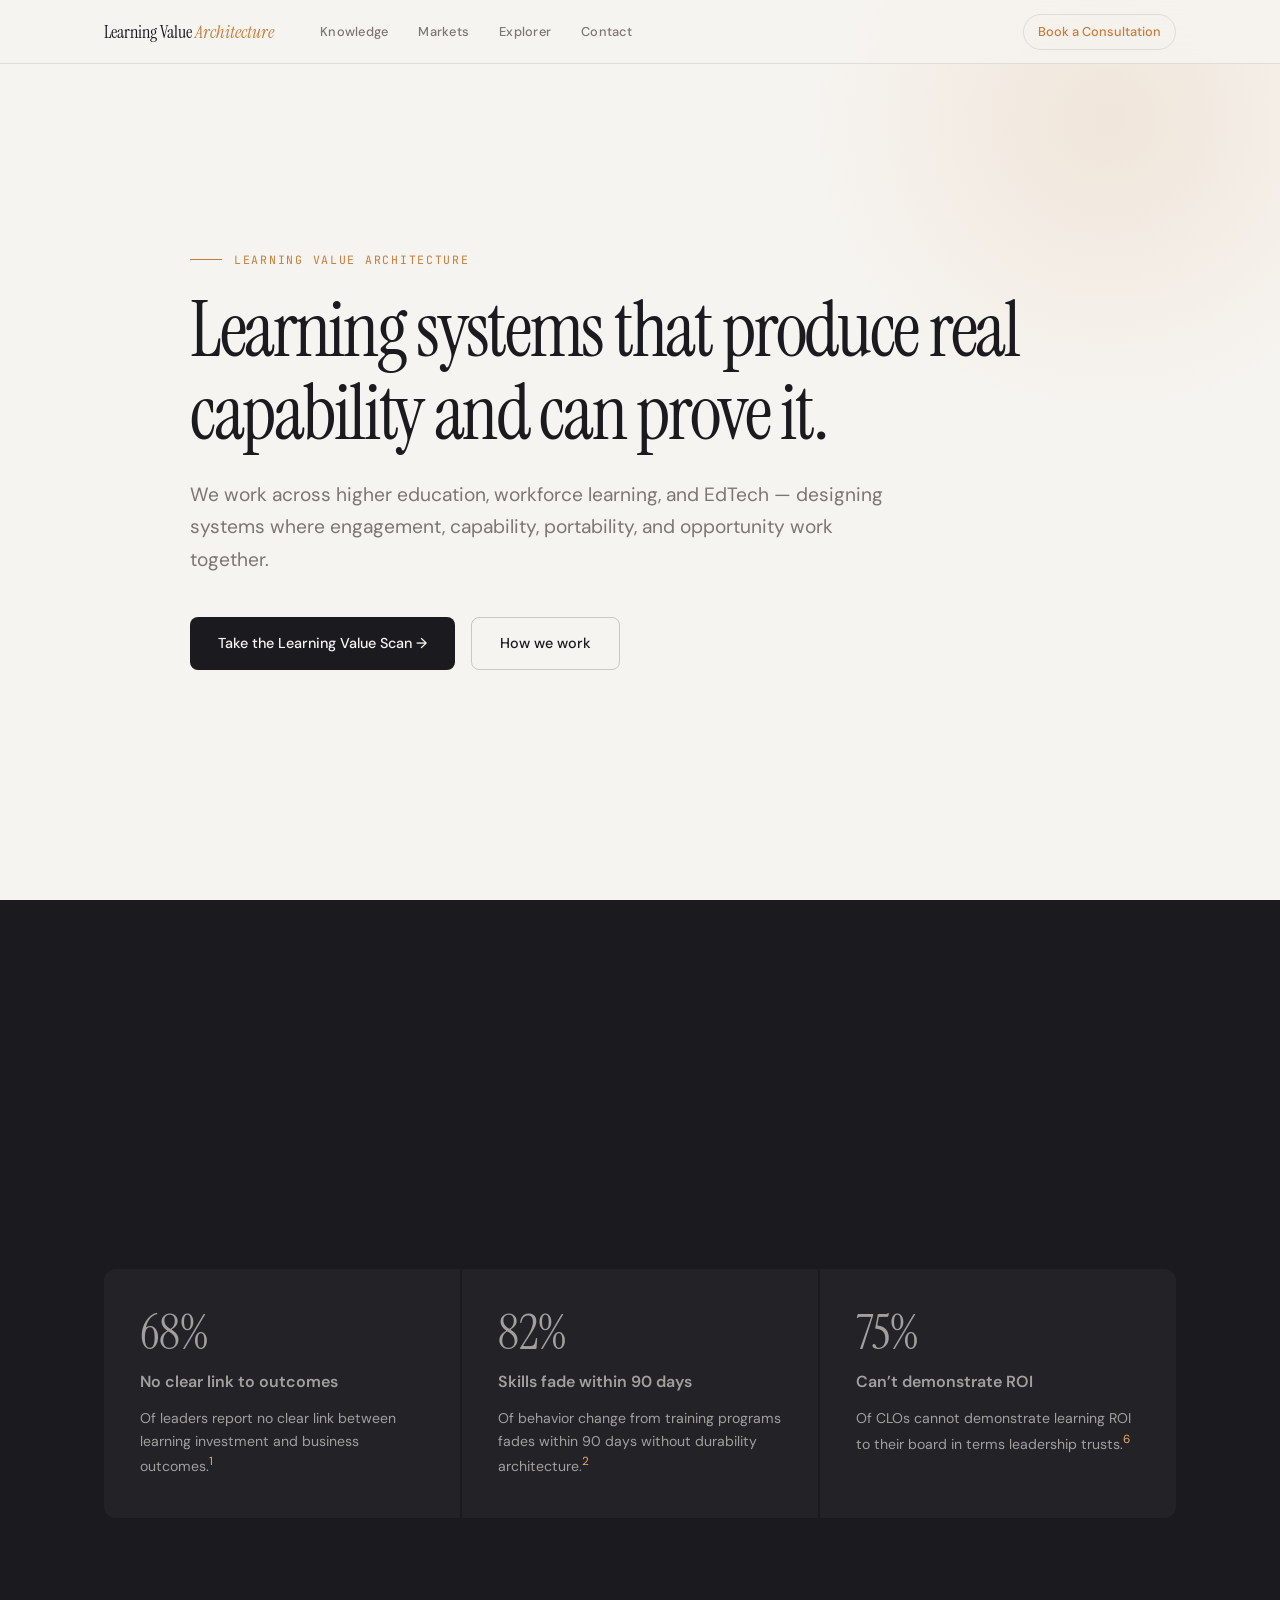
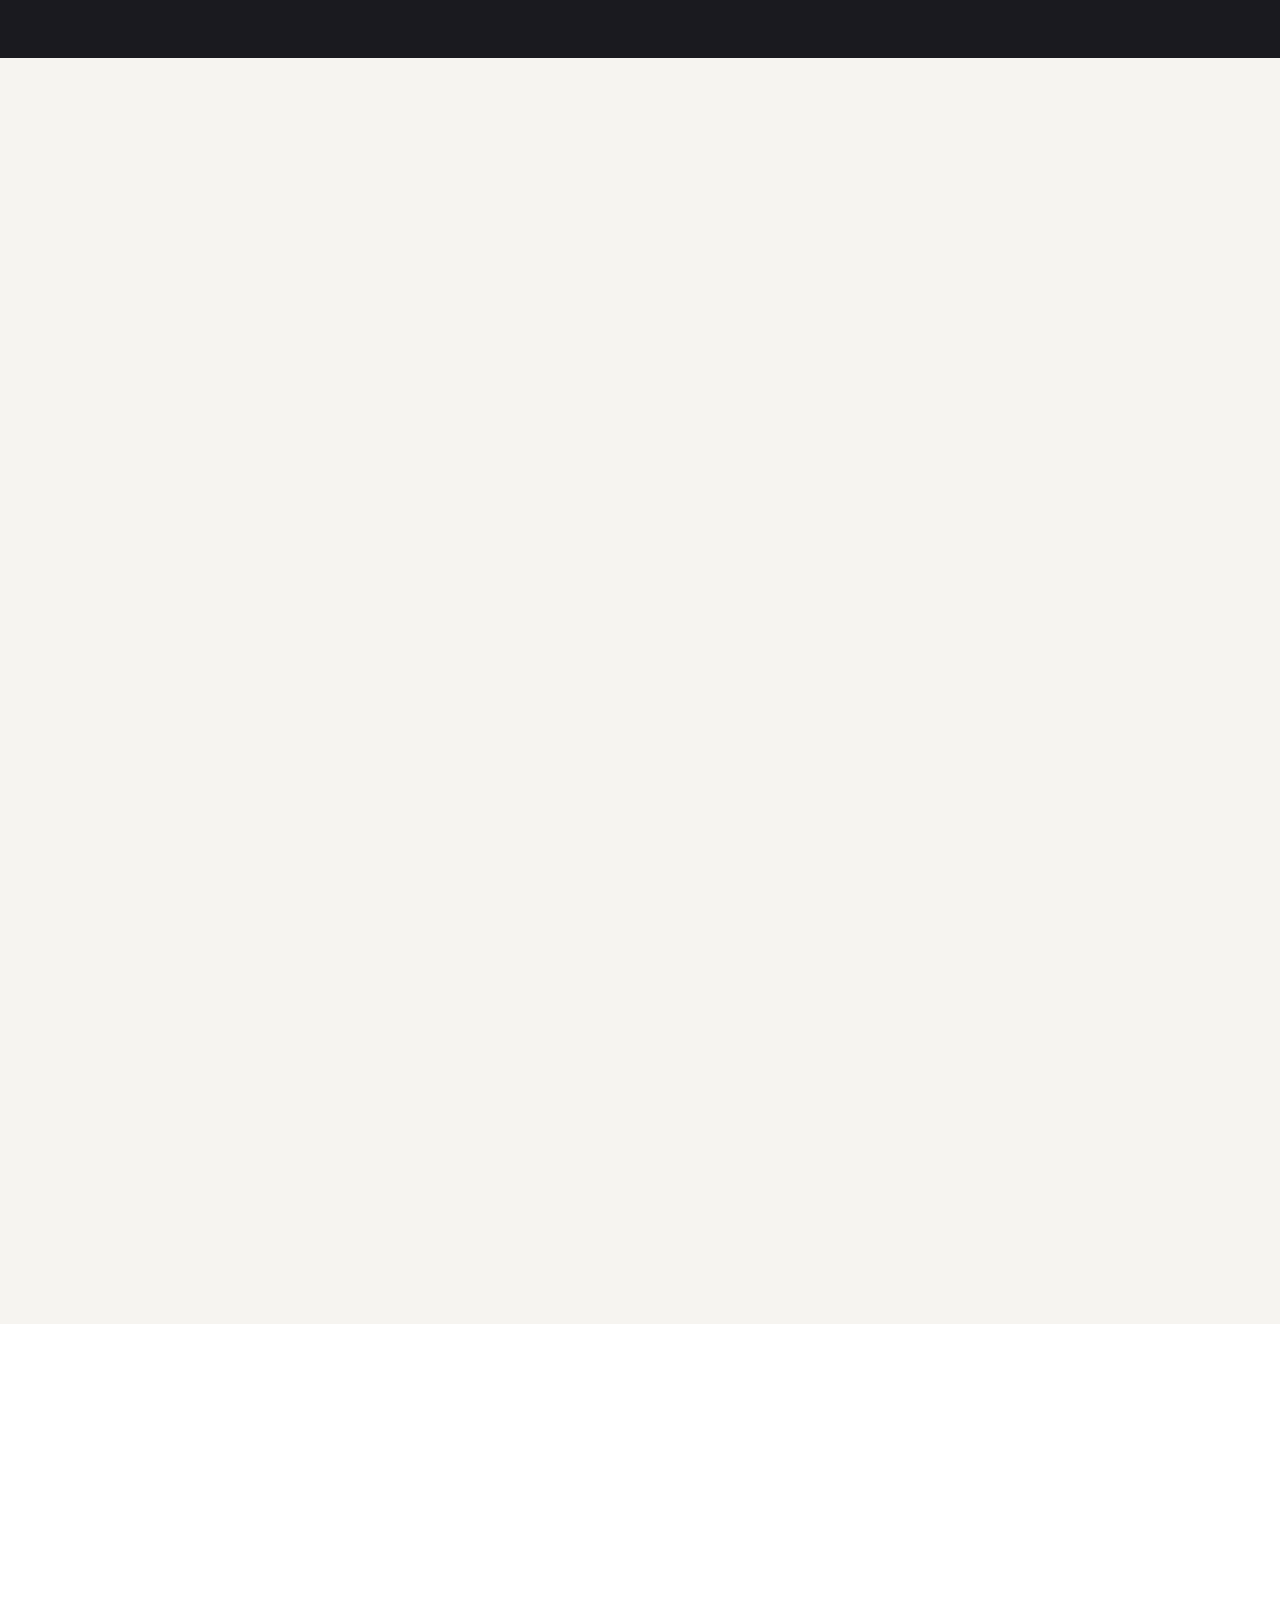
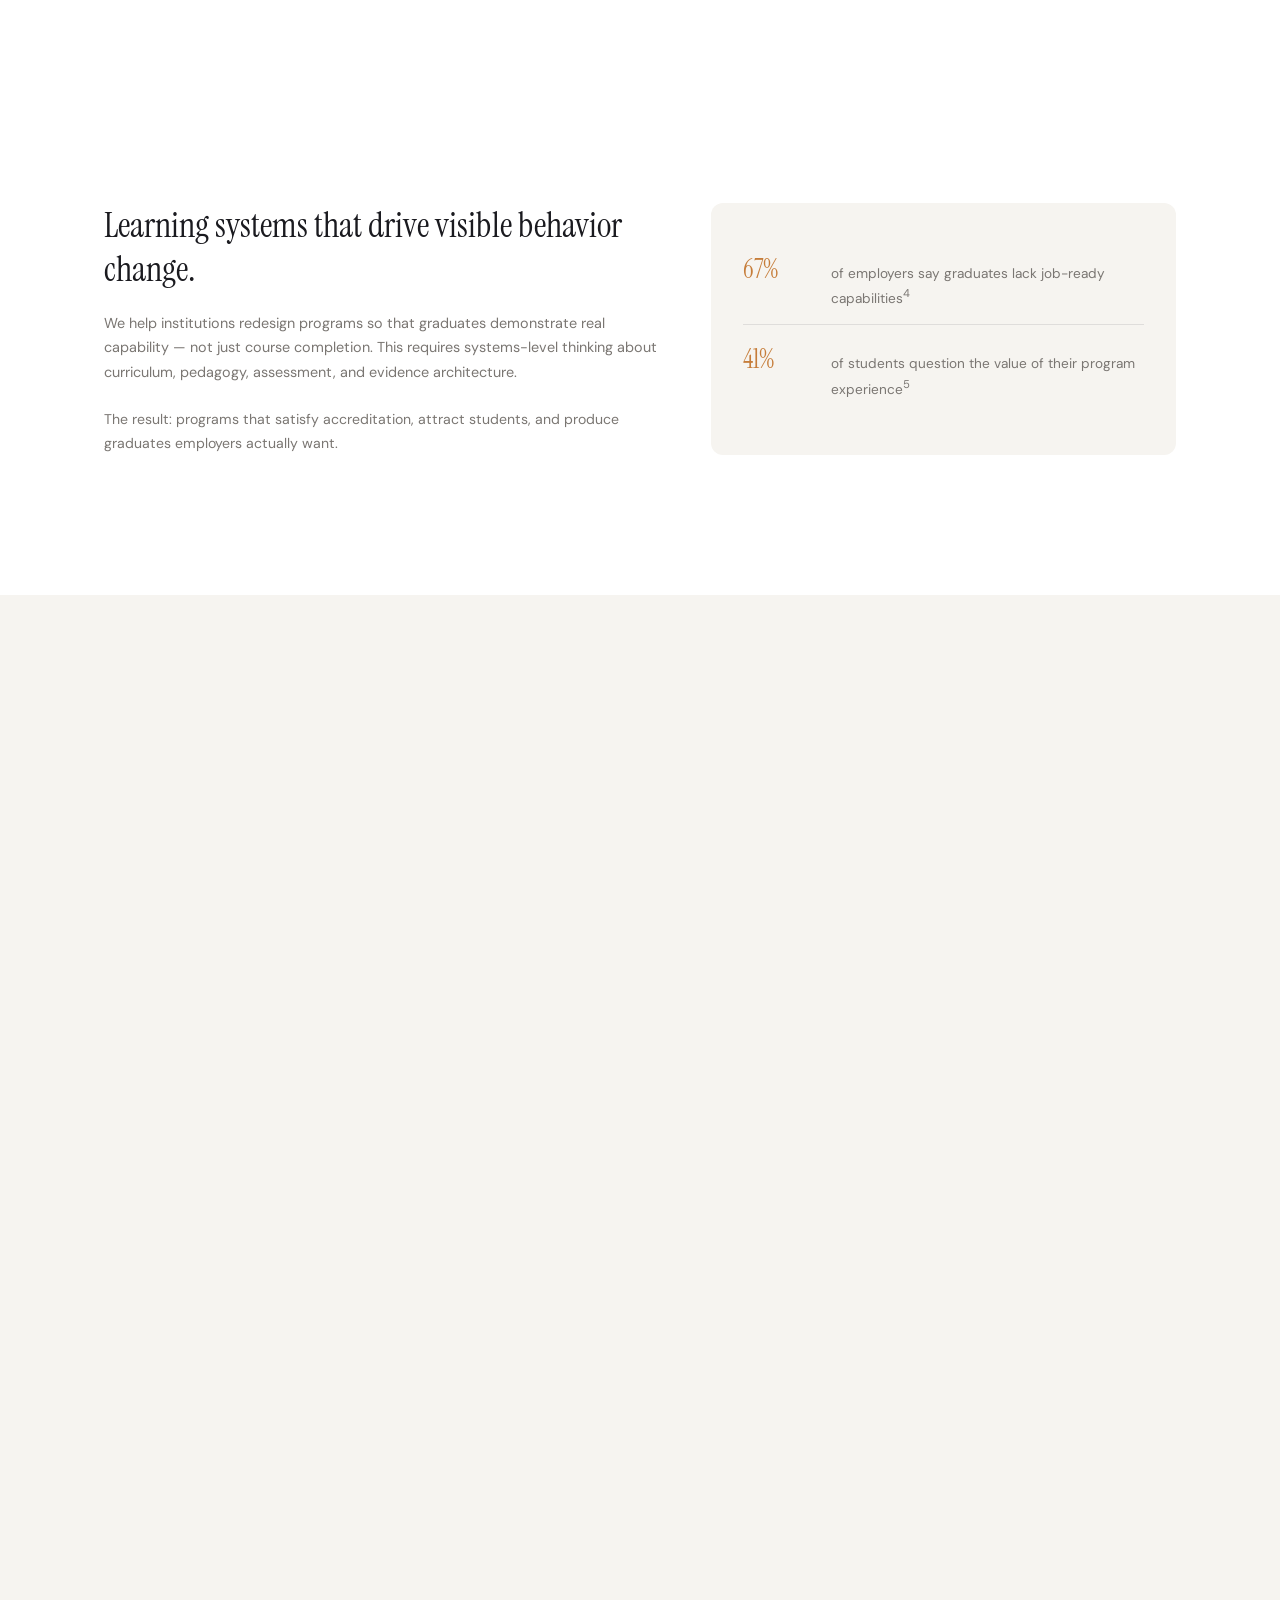
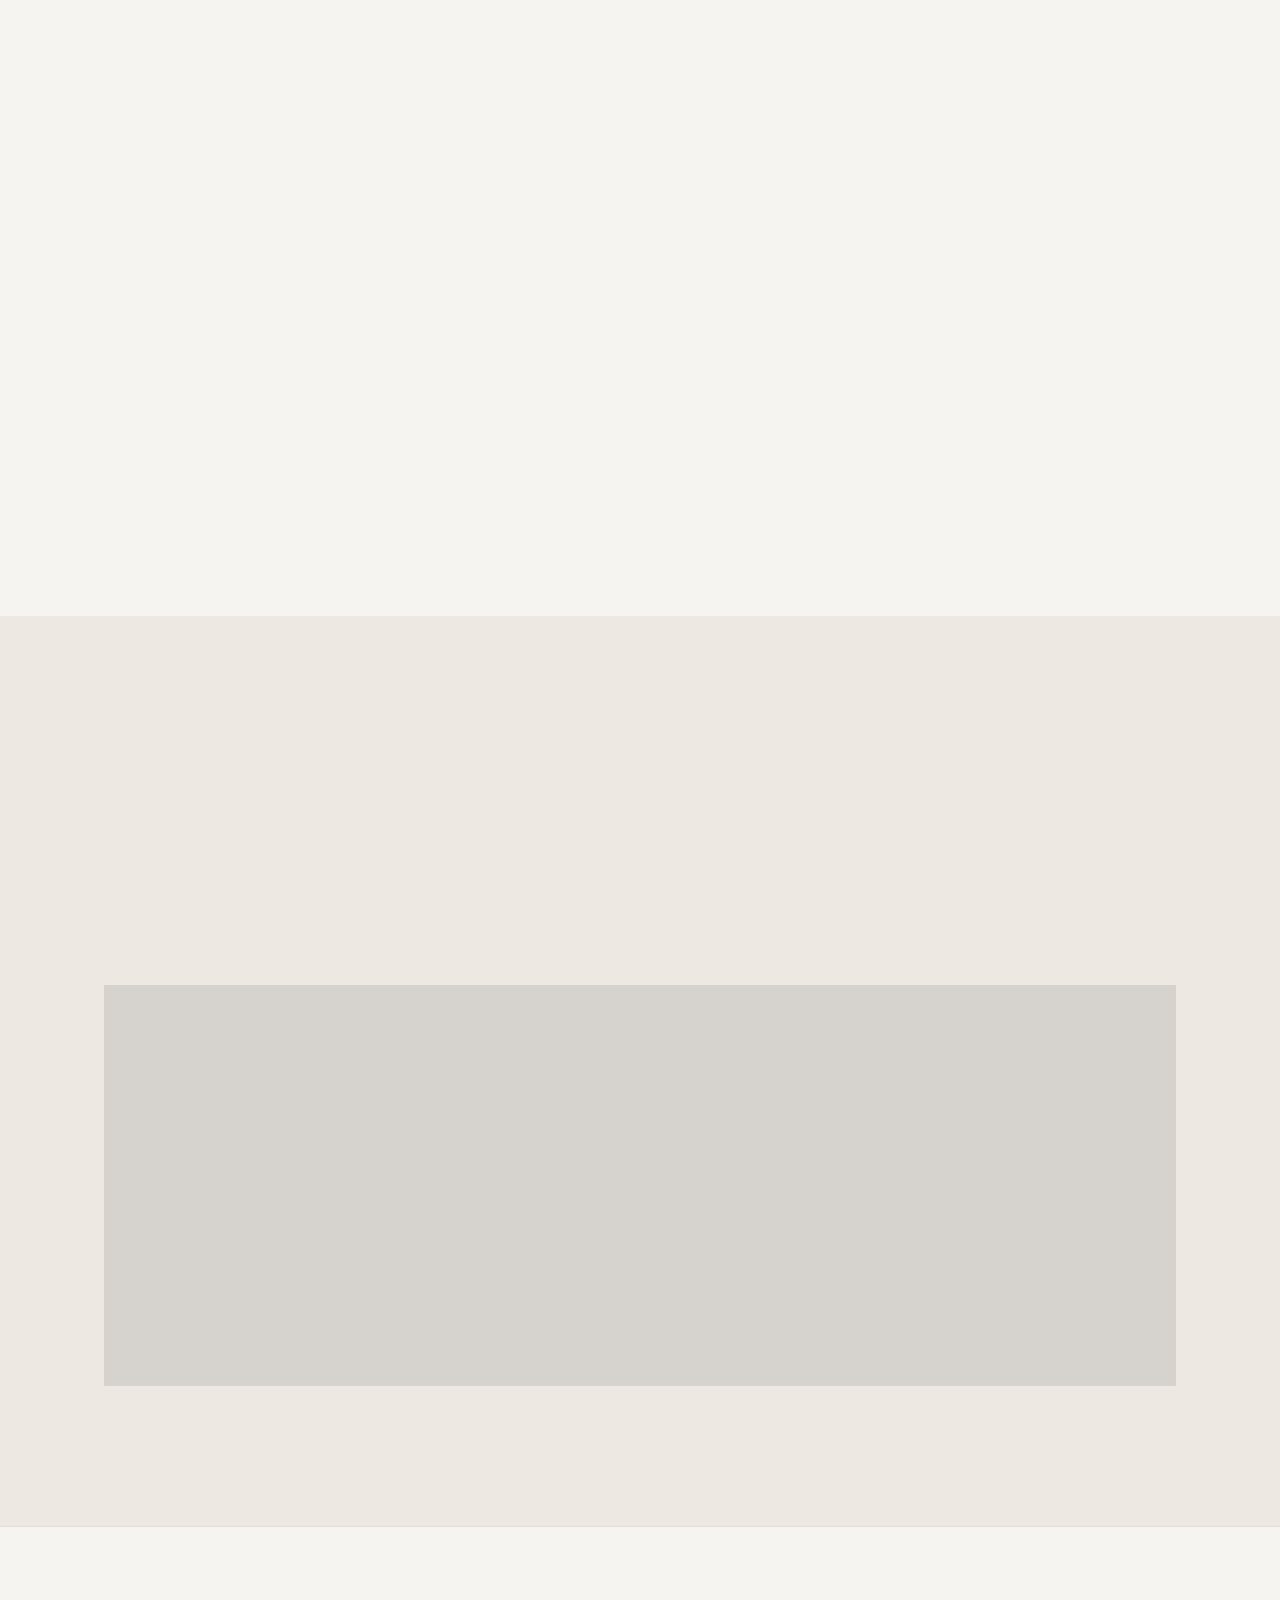
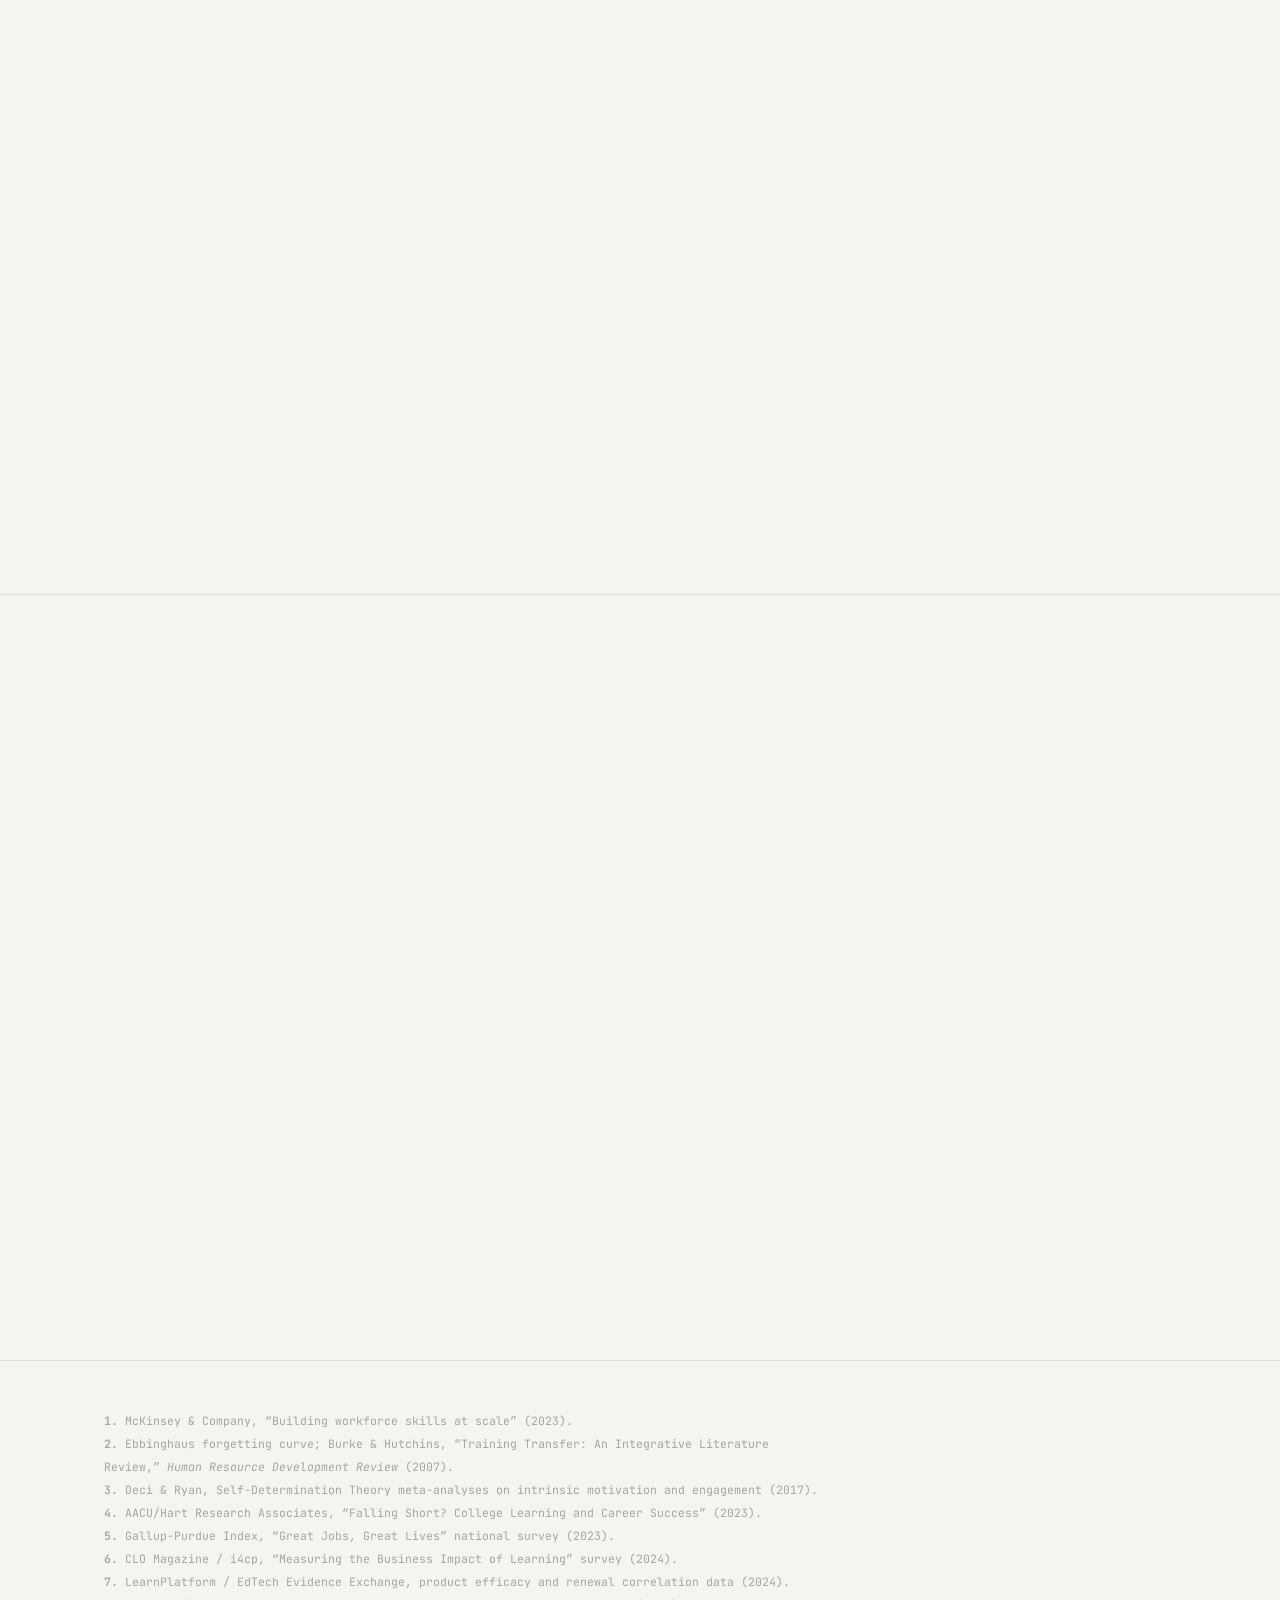
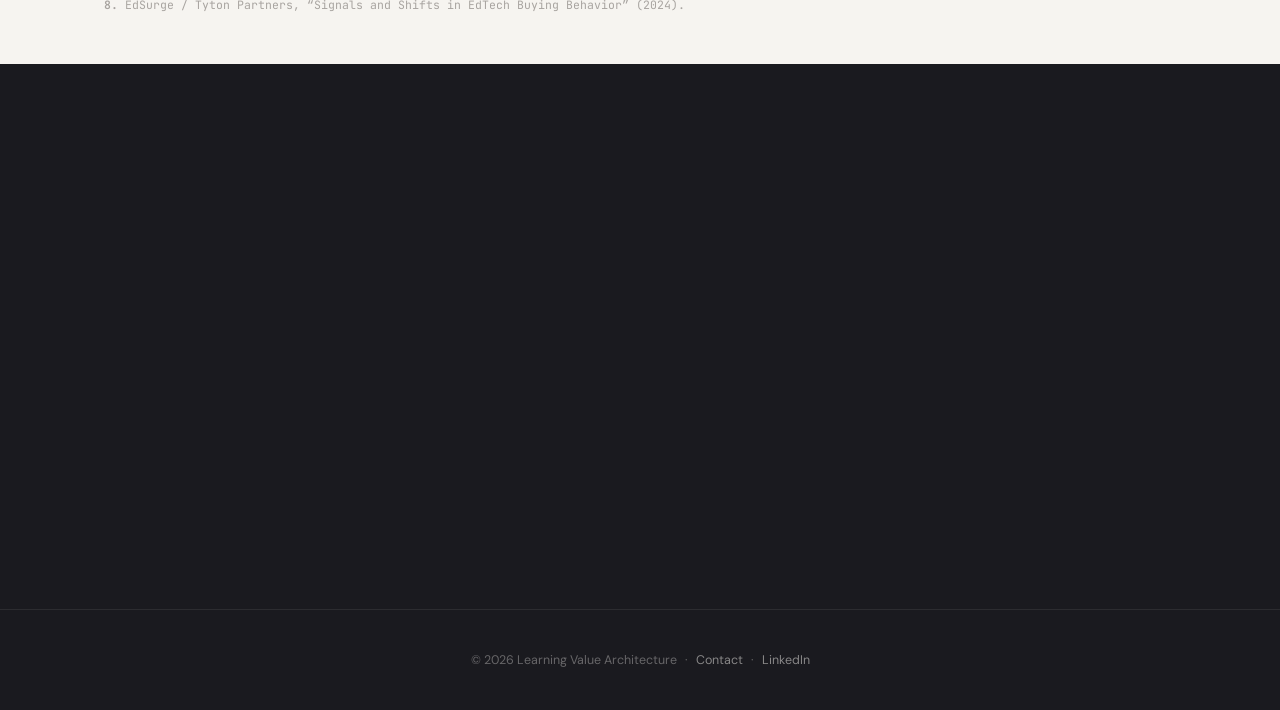
<file: index.html>
<!DOCTYPE html>
<html lang="en">
<head>
  <meta charset="UTF-8">
  <meta name="viewport" content="width=device-width, initial-scale=1.0">
  <title>Learning Value Architecture | Learning Systems Consultancy</title>
  <meta name="description" content="We design learning systems across higher education, workforce learning, and EdTech - where engagement, capability, portability, and opportunity work together.">
  <link rel="canonical" href="https://learningvaluearchitecture.com/">
  <link rel="icon" href="favicon.svg" type="image/svg+xml">
  <meta property="og:title" content="Learning Value Architecture">
  <meta property="og:description" content="Learning systems that produce real capability - and can prove it.">
  <meta property="og:type" content="website">
  <meta property="og:url" content="https://learningvaluearchitecture.com/">
  <meta name="twitter:card" content="summary">
  <meta name="twitter:title" content="Learning Value Architecture">
  <meta name="twitter:description" content="Learning systems that produce real capability - and can prove it.">
  <script type="application/ld+json">
  {
    "@context": "https://schema.org",
    "@type": "Organization",
    "name": "Learning Value Architecture",
    "url": "https://learningvaluearchitecture.com",
    "description": "We design learning systems across higher education, workforce learning, and EdTech.",
    "email": "hello@learningvaluearchitecture.com"
  }
  </script>
  <link rel="preconnect" href="https://fonts.googleapis.com">
  <link rel="preconnect" href="https://fonts.gstatic.com" crossorigin>
  <link href="https://fonts.googleapis.com/css2?family=DM+Sans:wght@300;400;500;600&family=Instrument+Serif:ital@0;1&family=JetBrains+Mono:wght@400;500&display=swap" rel="stylesheet">
  <link rel="stylesheet" href="css/variables.css">
  <link rel="stylesheet" href="css/reset.css">
  <link rel="stylesheet" href="css/base.css">
  <link rel="stylesheet" href="css/layout.css">
  <link rel="stylesheet" href="css/components.css">
  <link rel="stylesheet" href="css/utilities.css">
</head>
<body>

  <a href="#main" class="sr-only">Skip to main content</a>

  <!-- NAVIGATION -->
  <header class="nav">
    <div class="nav__inner">
      <a href="/" class="nav__logo">Learning Value <em>Architecture</em></a>
      <nav class="nav__links" id="nav-links">
        <a href="how-we-work.html">Knowledge</a>
        <a href="track-record.html">Markets</a>
        <a href="LVA-Explorer.html">Explorer</a>
        <a href="contact.html">Contact</a>
      </nav>
      <a href="contact.html" class="nav__cta">Book a Consultation</a>
      <button type="button" class="nav__toggle" id="nav-toggle" aria-label="Toggle menu" aria-expanded="false">
        <span></span><span></span><span></span>
      </button>
    </div>
  </header>

  <main id="main">

    <!-- SECTION 1: HERO -->
    <section class="hero" id="hero">
      <div class="container">
        <div class="section-label animate-in">
          <span class="section-label__dash"></span>
          <span class="section-label__text">Learning Value Architecture</span>
        </div>
        <h1 class="animate-in">Learning systems that produce real capability and can prove it.</h1>
        <p class="subtitle animate-in">We work across higher education, workforce learning, and EdTech &mdash; designing systems where engagement, capability, portability, and opportunity work together.</p>
        <div class="flex flex--gap-md flex--wrap animate-in">
          <a href="contact.html" class="btn-primary">Take the Learning Value Scan &rarr;</a>
          <a href="how-we-work.html" class="btn-secondary">How we work</a>
        </div>
      </div>
    </section>

    <!-- SECTION 2: THE PROBLEM (Dark) -->
    <section class="section section--dark" id="problem">
      <div class="container">
        <div class="section-label animate-in stagger-0">
          <span class="section-label__dash"></span>
          <span class="section-label__text">The Problem</span>
        </div>
        <h2 class="animate-in stagger-2" style="margin-bottom: 20px;">Most learning investment can&rsquo;t prove its own <em>value</em></h2>
        <p class="section-lead animate-in stagger-3" style="color: rgba(246, 244, 240, 0.6);">Huge sums go into learning programs, yet most organizations cannot demonstrate return on that investment in ways that satisfy leadership.</p>
        <div class="grid-3" style="gap: 2px; border-radius: 12px; overflow: hidden;">
          <div class="stat-card animate-in stagger-4">
            <p class="stat-card__number">68%</p>
            <p class="stat-card__headline">No clear link to outcomes</p>
            <p class="stat-card__body">Of leaders report no clear link between learning investment and business outcomes.<sup style="color:var(--copper-light);">1</sup></p>
          </div>
          <div class="stat-card animate-in stagger-4" style="transition-delay: 330ms;">
            <p class="stat-card__number">82%</p>
            <p class="stat-card__headline">Skills fade within 90 days</p>
            <p class="stat-card__body">Of behavior change from training programs fades within 90 days without durability architecture.<sup style="color:var(--copper-light);">2</sup></p>
          </div>
          <div class="stat-card animate-in stagger-4" style="transition-delay: 410ms;">
            <p class="stat-card__number">75%</p>
            <p class="stat-card__headline">Can&rsquo;t demonstrate ROI</p>
            <p class="stat-card__body">Of CLOs cannot demonstrate learning ROI to their board in terms leadership trusts.<sup style="color:var(--copper-light);">6</sup></p>
          </div>
        </div>
      </div>
    </section>

    <!-- SECTION 3: THE FRAMEWORK -->
    <section class="section" id="framework">
      <div class="container">
        <div class="section-label animate-in stagger-0">
          <span class="section-label__dash"></span>
          <span class="section-label__text">The Framework</span>
        </div>
        <h2 class="animate-in stagger-2" style="margin-bottom: 20px;">The Learning Value <em>Architecture</em></h2>
        <p class="section-lead animate-in stagger-3">Every learning investment must satisfy four conditions: it must engage, it must build real capability, it must be portable and visible, and the environment must support its application.</p>

        <div class="dimensions-container animate-in stagger-4">
          <div class="dimension-card">
            <p class="dimension-card__label">Dimension 01</p>
            <div class="dimension-card__icon dimension-card__icon--engagement">&#9670;</div>
            <h3 class="dimension-card__title">Engagement</h3>
            <p class="dimension-card__description">Does the learner care &mdash; and if so, how and why? The system creates conditions where participation is meaningful, not mandated.</p>
            <div class="dimension-card__examples">
              <span>Low completion, passive attendance</span>
              <span>Compliance rather than capability</span>
            </div>
          </div>
          <div class="dimension-card">
            <p class="dimension-card__label">Dimension 02</p>
            <div class="dimension-card__icon dimension-card__icon--capability">&#9670;</div>
            <h3 class="dimension-card__title">Capability</h3>
            <p class="dimension-card__description">Was real ability actually built &mdash; and is it durable? Learning translates into behavior change visible on the job.</p>
            <div class="dimension-card__examples">
              <span>Confident graduates who cannot perform</span>
              <span>Skills that decay within weeks</span>
            </div>
          </div>
          <div class="dimension-card">
            <p class="dimension-card__label">Dimension 03</p>
            <div class="dimension-card__icon dimension-card__icon--evidence">&#9670;</div>
            <h3 class="dimension-card__title">Portability</h3>
            <p class="dimension-card__description">Does the learner know they have it, and can the world see it? Capability is recognized, credentialed, and transferable.</p>
            <div class="dimension-card__examples">
              <span>Real skills with no visibility</span>
              <span>Credentials that don&rsquo;t travel</span>
            </div>
          </div>
        </div>

        <div style="margin-top: 2px;">
          <div class="animate-in stagger-5" style="border: 1px solid var(--border-light); border-radius: 12px; padding: 48px 36px;">
            <p class="dimension-card__label">Dimension 04</p>
            <div class="dimension-card__icon dimension-card__icon--opportunity">&#9670;</div>
            <h3 class="dimension-card__title">Opportunity</h3>
            <p class="dimension-card__description" style="max-width: 600px;">Does the environment support or block learning application? The organization, culture, and systems enable people to use what they&rsquo;ve learned. When missing: trained people returning to unchanged systems, capability wasted by structural barriers.</p>
          </div>
        </div>
      </div>
    </section>

    <!-- SECTION 4: THREE MARKETS (White bg) -->
    <section class="section section--white" id="markets">
      <div class="container">
        <div class="section-label animate-in stagger-0">
          <span class="section-label__dash"></span>
          <span class="section-label__text">Who I Work With</span>
        </div>
        <h2 class="animate-in stagger-2" style="margin-bottom: 20px;">Three markets, one <em>methodology</em></h2>
        <p class="section-lead animate-in stagger-3">Every learning system must satisfy the same conditions: engagement, capability, portability, opportunity. The design contexts are different. We bring cross-industry fluency to each.</p>

        <div class="tab-pills animate-in stagger-4" role="tablist" aria-label="Market segments">
          <button type="button" class="tab-pill is-active" data-tab="higher-ed" role="tab" aria-selected="true" aria-controls="tab-higher-ed" id="pill-higher-ed" tabindex="0">Higher Education</button>
          <button type="button" class="tab-pill" data-tab="workforce" role="tab" aria-selected="false" aria-controls="tab-workforce" id="pill-workforce" tabindex="-1">Workforce Learning</button>
          <button type="button" class="tab-pill" data-tab="edtech" role="tab" aria-selected="false" aria-controls="tab-edtech" id="pill-edtech" tabindex="-1">EdTech</button>
        </div>

        <!-- Higher Education Panel -->
        <div class="tab-panel is-active" id="tab-higher-ed" role="tabpanel" aria-labelledby="pill-higher-ed">
          <div class="split-market">
            <div>
              <h3 style="font-size: clamp(1.6rem, 3vw, 2.2rem); margin-bottom: 20px;">Learning systems that drive visible behavior change.</h3>
              <p style="font-size: 0.9rem; color: var(--text-muted); line-height: 1.7; margin-bottom: 24px;">We help institutions redesign programs so that graduates demonstrate real capability &mdash; not just course completion. This requires systems-level thinking about curriculum, pedagogy, assessment, and evidence architecture.</p>
              <p style="font-size: 0.88rem; color: var(--text-muted);">The result: programs that satisfy accreditation, attract students, and produce graduates employers actually want.</p>
            </div>
            <div class="evidence-panel">
              <div class="stat-inline">
                <span class="stat-inline__number">67%</span>
                <span class="stat-inline__text">of employers say graduates lack job-ready capabilities<sup>4</sup></span>
              </div>
              <div class="stat-inline">
                <span class="stat-inline__number">41%</span>
                <span class="stat-inline__text">of students question the value of their program experience<sup>5</sup></span>
              </div>
            </div>
          </div>
        </div>

        <!-- Workforce Learning Panel -->
        <div class="tab-panel" id="tab-workforce" role="tabpanel" aria-labelledby="pill-workforce">
          <div class="split-market">
            <div>
              <h3 style="font-size: clamp(1.6rem, 3vw, 2.2rem); margin-bottom: 20px;">Learning systems that change how people perform &mdash; and prove it.</h3>
              <p style="font-size: 0.9rem; color: var(--text-muted); line-height: 1.7; margin-bottom: 24px;">We design workforce learning systems where behavior change is visible to business leaders, not just L&amp;D. The evidence is built into the system, so the conversation shifts from &ldquo;did people complete the training?&rdquo; to &ldquo;did performance change?&rdquo;</p>
              <p style="font-size: 0.88rem; color: var(--text-muted);">The result: learning investment that leadership trusts because results are demonstrable.</p>
            </div>
            <div class="evidence-panel">
              <div class="stat-inline">
                <span class="stat-inline__number">75%</span>
                <span class="stat-inline__text">of CLOs cannot demonstrate learning ROI to their board<sup>6</sup></span>
              </div>
              <div class="stat-inline">
                <span class="stat-inline__number">82%</span>
                <span class="stat-inline__text">of behavior change from training programs fades within 90 days<sup>2</sup></span>
              </div>
            </div>
          </div>
        </div>

        <!-- EdTech Panel -->
        <div class="tab-panel" id="tab-edtech" role="tabpanel" aria-labelledby="pill-edtech">
          <div class="split-market">
            <div>
              <h3 style="font-size: clamp(1.6rem, 3vw, 2.2rem); margin-bottom: 20px;">Prove your product works. Turn evidence into growth.</h3>
              <p style="font-size: 0.9rem; color: var(--text-muted); line-height: 1.7; margin-bottom: 24px;">We help EdTech companies build product-learning fit: the evidence that your product produces real learning outcomes. This turns customer success stories into renewal conversations and expansion revenue.</p>
              <p style="font-size: 0.88rem; color: var(--text-muted);">The result: stronger renewals, credible impact claims, and a product story grounded in evidence rather than anecdote.</p>
            </div>
            <div class="evidence-panel">
              <div class="stat-inline">
                <span class="stat-inline__number">3x</span>
                <span class="stat-inline__text">renewal rate when EdTech products can demonstrate learning outcomes<sup>7</sup></span>
              </div>
              <div class="stat-inline">
                <span class="stat-inline__number">58%</span>
                <span class="stat-inline__text">of EdTech buyers cite lack of evidence as the top barrier to purchase<sup>8</sup></span>
              </div>
            </div>
          </div>
        </div>
      </div>
    </section>

    <!-- SECTION 5: COMPLETE PORTFOLIO (Offering Table) -->
    <section class="section" id="offerings">
      <div class="container">
        <div class="section-label animate-in stagger-0">
          <span class="section-label__dash"></span>
          <span class="section-label__text">Complete Portfolio</span>
        </div>
        <h2 class="animate-in stagger-2" style="margin-bottom: 20px;">Seven offerings, one <em>system</em></h2>
        <p class="section-lead animate-in stagger-3">Every offering maps to one job. The work combines based on what&rsquo;s needed.</p>

        <div class="tagline-centered animate-in stagger-4">
          <p>Designed as separate activities, they underperform.</p>
          <p>Designed as <strong>one system</strong>, they compound.</p>
        </div>

        <div class="offering-table animate-in stagger-5">
          <!-- Tier 1: Diagnose -->
          <div class="offering-table__tier-header offering-table__tier-header--t1">Tier 1 &mdash; Diagnose</div>
          <div class="offering-table__row">
            <div class="offering-table__name">Learning Value Scan</div>
            <div class="offering-table__desc">Rapid assessment that maps where your system creates value and where it leaks. Prioritized findings, clear next steps.</div>
            <div class="offering-table__price">2&ndash;3 weeks</div>
            <div class="offering-table__markets">
              <span class="market-badge">Higher Ed</span>
              <span class="market-badge">Workforce</span>
              <span class="market-badge">EdTech</span>
            </div>
          </div>
          <div class="offering-table__row">
            <div class="offering-table__name">Learning Value Audit</div>
            <div class="offering-table__desc">Comprehensive analysis of engagement, capability, portability, and opportunity across your programs.</div>
            <div class="offering-table__price">4&ndash;6 weeks</div>
            <div class="offering-table__markets">
              <span class="market-badge">Higher Ed</span>
              <span class="market-badge">Workforce</span>
            </div>
          </div>

          <!-- Tier 2: Design & Build -->
          <div class="offering-table__tier-header offering-table__tier-header--t2">Tier 2 &mdash; Design &amp; Build</div>
          <div class="offering-table__row">
            <div class="offering-table__name">Execution Sprint</div>
            <div class="offering-table__desc">Strategy-to-implementation sprint. We design the system architecture and stay through the build.</div>
            <div class="offering-table__price">6&ndash;12 weeks</div>
            <div class="offering-table__markets">
              <span class="market-badge">Workforce</span>
              <span class="market-badge">Higher Ed</span>
            </div>
          </div>
          <div class="offering-table__row">
            <div class="offering-table__name">Evidence Architecture</div>
            <div class="offering-table__desc">Design the evidence system that proves your learning investment works. Built into the learning system, not bolted on.</div>
            <div class="offering-table__price">4&ndash;8 weeks</div>
            <div class="offering-table__markets">
              <span class="market-badge">Higher Ed</span>
              <span class="market-badge">Workforce</span>
              <span class="market-badge">EdTech</span>
            </div>
          </div>
          <div class="offering-table__row">
            <div class="offering-table__name">Product-Learning Fit</div>
            <div class="offering-table__desc">Map the connection between product features and demonstrable learning outcomes. Build the evidence story for renewals and growth.</div>
            <div class="offering-table__price">3&ndash;6 weeks</div>
            <div class="offering-table__markets">
              <span class="market-badge">EdTech</span>
            </div>
          </div>
          <div class="offering-table__row">
            <div class="offering-table__name">Transfer Design Toolkit</div>
            <div class="offering-table__desc">Structured resources for designing learning experiences that transfer to real performance contexts.</div>
            <div class="offering-table__price">Included</div>
            <div class="offering-table__markets">
              <span class="market-badge">Workforce</span>
              <span class="market-badge">Higher Ed</span>
            </div>
          </div>

          <!-- Tier 3: Partner -->
          <div class="offering-table__tier-header offering-table__tier-header--t3">Tier 3 &mdash; Ongoing Partnership</div>
          <div class="offering-table__row">
            <div class="offering-table__name">Embedded Advisory</div>
            <div class="offering-table__desc">Ongoing strategic partnership for organizations undertaking sustained learning transformation. We stay through execution.</div>
            <div class="offering-table__price">Retainer</div>
            <div class="offering-table__markets">
              <span class="market-badge">Higher Ed</span>
              <span class="market-badge">Workforce</span>
              <span class="market-badge">EdTech</span>
            </div>
          </div>
        </div>
      </div>
    </section>

    <!-- SECTION 6: STRUCTURAL GAP (Warm accent bg) -->
    <section class="section section--warm-accent" id="structural-gap">
      <div class="container">
        <div class="section-label animate-in stagger-0">
          <span class="section-label__dash"></span>
          <span class="section-label__text">Why This Is Different</span>
        </div>
        <h2 class="animate-in stagger-2" style="margin-bottom: 20px;">The structural gap in <em>every</em> market</h2>
        <p class="section-lead animate-in stagger-3">What leaders experience as learning problems are usually structural problems. The same patterns appear everywhere &mdash; in universities, corporations, and EdTech companies.</p>

        <div class="gap-grid animate-in stagger-4">
          <div class="gap-card">
            <h3>Strategy and delivery pulled apart</h3>
            <p>Consultants write strategies. Internal teams try to execute them. The gap between strategy documents and operational reality is where learning value disappears.</p>
          </div>
          <div class="gap-card">
            <h3>Evidence as design afterthought</h3>
            <p>Evidence of impact is requested after programs launch, rather than designed into the system from the start. This produces retroactive justification rather than genuine insight.</p>
          </div>
          <div class="gap-card">
            <h3>Cross-industry transfer</h3>
            <p>Higher education, workforce learning, and EdTech face structurally similar challenges but rarely learn from each other. We bring product thinking to institutions and academic rigor to enterprises.</p>
          </div>
          <div class="gap-card">
            <h3>Systems-level execution</h3>
            <p>Most interventions target individual programs or courses. But engagement, capability, portability, and opportunity are system-level properties that require system-level design.</p>
          </div>
        </div>
      </div>
    </section>

    <!-- SECTION 7: HOW WE WORK (with divider) -->
    <section class="section" id="process" style="border-top: 1px solid var(--border-light);">
      <div class="container">
        <div class="section-label animate-in stagger-0">
          <span class="section-label__dash"></span>
          <span class="section-label__text">How We Work Together</span>
        </div>
        <h2 class="animate-in stagger-2" style="margin-bottom: 56px;">From curiosity to <em>partnership</em></h2>

        <div class="step-cards">
          <div class="step-card animate-in stagger-4">
            <p class="step-card__number">Step 01</p>
            <h4 class="step-card__title">Discover</h4>
            <p class="step-card__body">We listen. You describe what you&rsquo;re seeing, what you&rsquo;ve tried, what concerns leadership. We identify whether our approach fits your situation.</p>
          </div>
          <div class="step-card animate-in stagger-4" style="transition-delay: 330ms;">
            <p class="step-card__number">Step 02</p>
            <h4 class="step-card__title">Diagnose</h4>
            <p class="step-card__body">We map your learning system through the four dimensions. Where is value being created? Where is it leaking? What&rsquo;s the highest-leverage intervention?</p>
          </div>
          <div class="step-card animate-in stagger-4" style="transition-delay: 410ms;">
            <p class="step-card__number">Step 03</p>
            <h4 class="step-card__title">Design</h4>
            <p class="step-card__body">We architect the solution. Not a strategy document &mdash; a system design with clear components, dependencies, and evidence architecture built in.</p>
          </div>
          <div class="step-card animate-in stagger-4" style="transition-delay: 490ms;">
            <p class="step-card__number">Step 04</p>
            <h4 class="step-card__title">Partner</h4>
            <p class="step-card__body">We stay through execution. The architecture comes to life with our team embedded alongside yours, adapting the design as real-world signals emerge.</p>
          </div>
        </div>
      </div>
    </section>

    <!-- SECTION 8: ABOUT (with divider) -->
    <section class="section" id="about" style="border-top: 1px solid var(--border-light);">
      <div class="container">
        <div class="section-label animate-in stagger-0">
          <span class="section-label__dash"></span>
          <span class="section-label__text">About</span>
        </div>

        <div class="about-section">
          <div class="animate-in stagger-2">
            <h3 class="about__name">Lucian Cosinschi</h3>
            <p class="about__title">Founder, Learning Value Architecture</p>
            <ul class="about__credential-list">
              <li class="about__credential">Learning systems design across higher education, workforce, and EdTech</li>
              <li class="about__credential">Former roles at IKEA, Minerva University, Zayed University</li>
              <li class="about__credential">EdTech advisory across US, UK, and Middle East</li>
              <li class="about__credential">Cross-industry fluency: product thinking + academic rigor</li>
            </ul>
          </div>
          <div class="about__narrative animate-in stagger-3">
            <p>I&rsquo;ve spent my career at the intersection of learning science, institutional design, and product strategy. The Learning Value Architecture grew out of a recurring observation: organizations invest heavily in learning but have no reliable way to know whether it&rsquo;s working.</p>
            <p>The problem isn&rsquo;t bad content or disengaged learners. It&rsquo;s that most learning systems are designed to deliver content, not to produce and evidence capability. The LVA provides a diagnostic framework that makes the invisible visible &mdash; where engagement breaks down, where capability fails to transfer, where evidence doesn&rsquo;t exist.</p>
            <p>I work with boards, university presidents, CHROs, L&amp;D leaders, and EdTech founders who want their learning investment to produce demonstrable results. The approach is always the same: diagnose the system, design the architecture, stay through execution.</p>
          </div>
        </div>
      </div>
    </section>

    <!-- SOURCES -->
    <section style="padding: 48px 0; border-top: 1px solid var(--border-light);">
      <div class="container">
        <p style="font-size: 0.72rem; font-family: var(--font-mono); color: var(--text-muted-light); max-width: 720px; line-height: 2;">
          <span id="fn1"><strong>1.</strong> McKinsey &amp; Company, &ldquo;Building workforce skills at scale&rdquo; (2023).</span><br>
          <span id="fn2"><strong>2.</strong> Ebbinghaus forgetting curve; Burke &amp; Hutchins, &ldquo;Training Transfer: An Integrative Literature Review,&rdquo; <em>Human Resource Development Review</em> (2007).</span><br>
          <span id="fn3"><strong>3.</strong> Deci &amp; Ryan, Self-Determination Theory meta-analyses on intrinsic motivation and engagement (2017).</span><br>
          <span id="fn4"><strong>4.</strong> AACU/Hart Research Associates, &ldquo;Falling Short? College Learning and Career Success&rdquo; (2023).</span><br>
          <span id="fn5"><strong>5.</strong> Gallup-Purdue Index, &ldquo;Great Jobs, Great Lives&rdquo; national survey (2023).</span><br>
          <span id="fn6"><strong>6.</strong> CLO Magazine / i4cp, &ldquo;Measuring the Business Impact of Learning&rdquo; survey (2024).</span><br>
          <span id="fn7"><strong>7.</strong> LearnPlatform / EdTech Evidence Exchange, product efficacy and renewal correlation data (2024).</span><br>
          <span id="fn8"><strong>8.</strong> EdSurge / Tyton Partners, &ldquo;Signals and Shifts in EdTech Buying Behavior&rdquo; (2024).</span>
        </p>
      </div>
    </section>

    <!-- SECTION 9: CTA FOOTER (Dark) -->
    <section class="cta-footer">
      <div class="container--narrow">
        <div class="section-label animate-in stagger-0" style="justify-content: center;">
          <span class="section-label__dash" style="background: var(--copper-light);"></span>
          <span class="section-label__text" style="color: var(--copper-light);">Get Started</span>
        </div>
        <h2 class="animate-in stagger-2">Start with a <em>scan</em></h2>
        <p class="animate-in stagger-3">A 2&ndash;3 week diagnostic that maps where your learning system creates value and where it leaks. Actionable insight, no commitment.</p>
        <div class="cta-footer__actions animate-in stagger-5">
          <a href="contact.html" class="btn-light">Start the Learning Value Scan &rarr;</a>
          <a href="contact.html" class="btn-ghost-light">Book a Consultation</a>
        </div>
      </div>
    </section>

  </main>

  <!-- FOOTER -->
  <footer>
    <div class="footer__inner">
      <span>&copy; 2026 Learning Value Architecture</span>
      <span>&middot;</span>
      <a href="contact.html">Contact</a>
      <span>&middot;</span>
      <a href="https://linkedin.com" target="_blank" rel="noopener noreferrer">LinkedIn</a>
    </div>
  </footer>

  <noscript>
    <style>
      .tab-panel { display: block !important; margin-bottom: 48px; }
      [role="tablist"], .tab-pills { display: none; }
      .animate-in { opacity: 1; filter: none; transform: none; }
    </style>
  </noscript>
  <script src="js/main.js" defer></script>
  <script src="js/animations.js" defer></script>
</body>
</html>
</file>
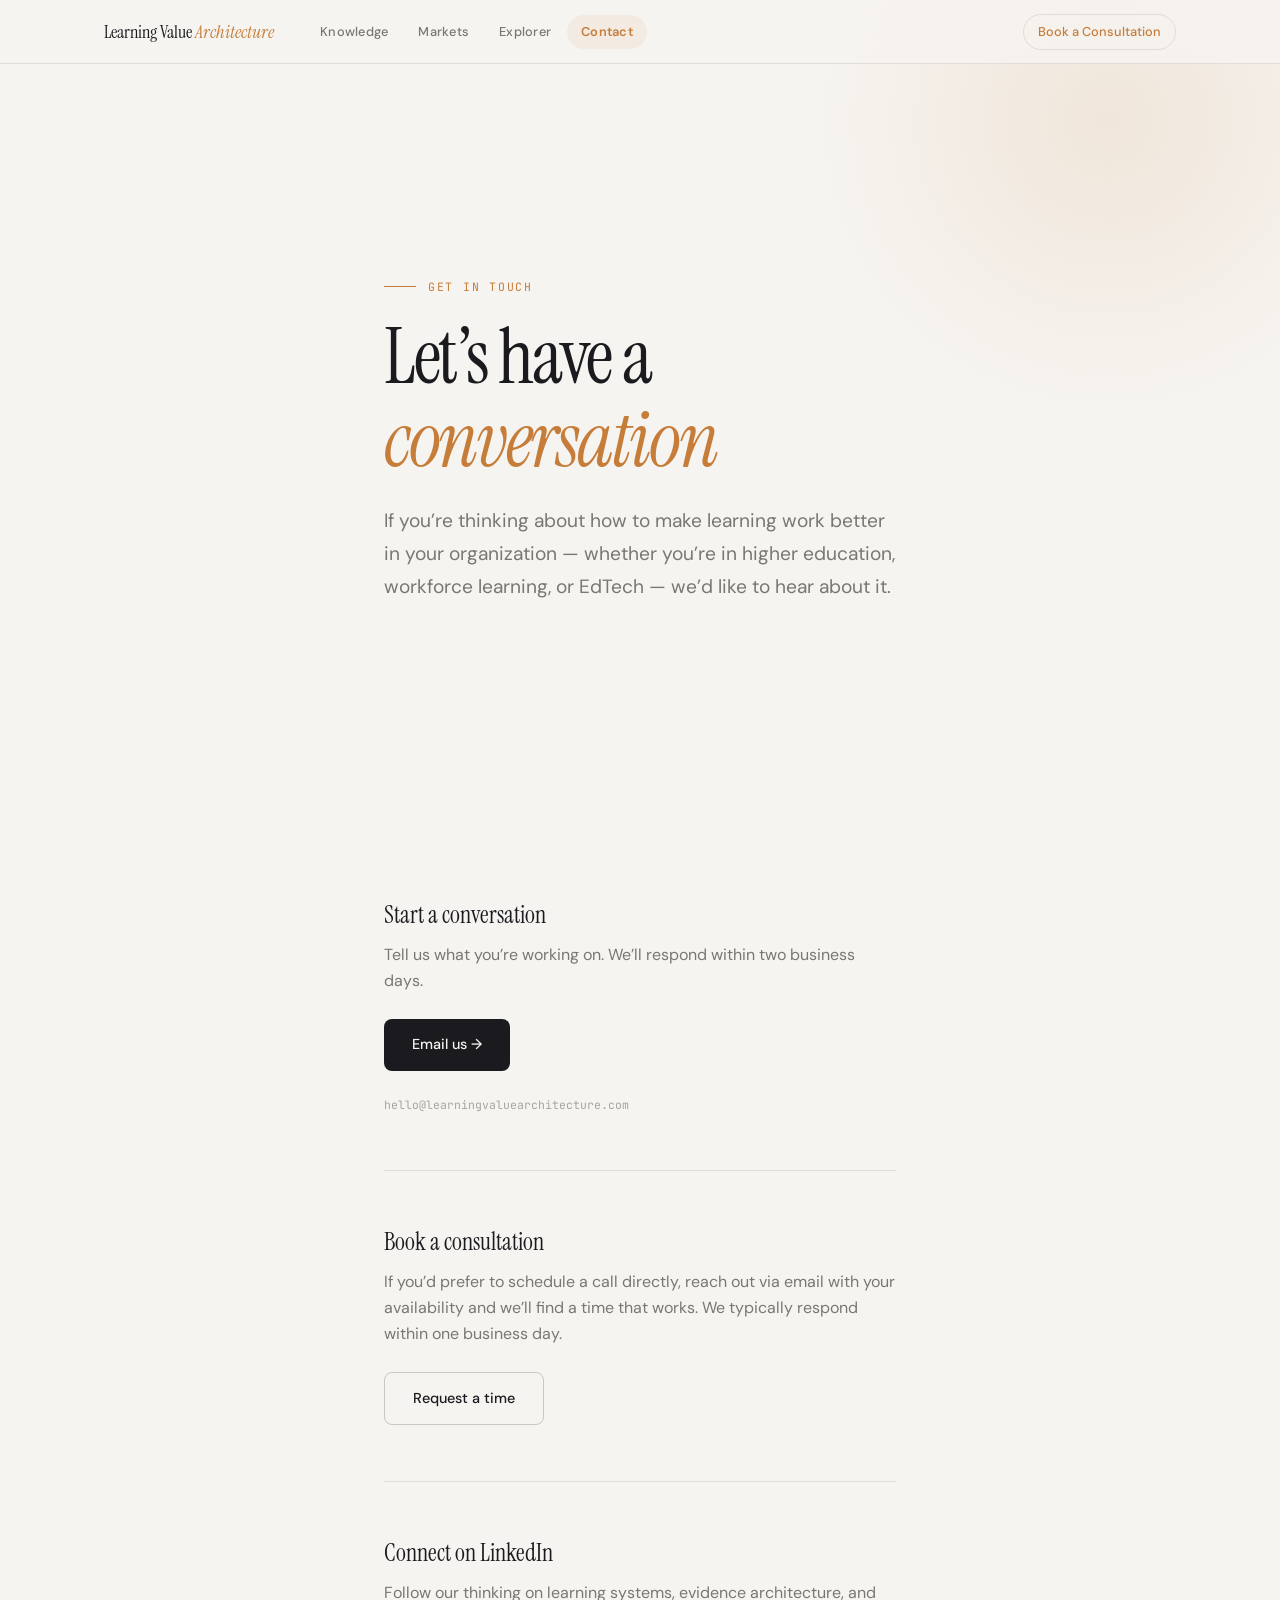
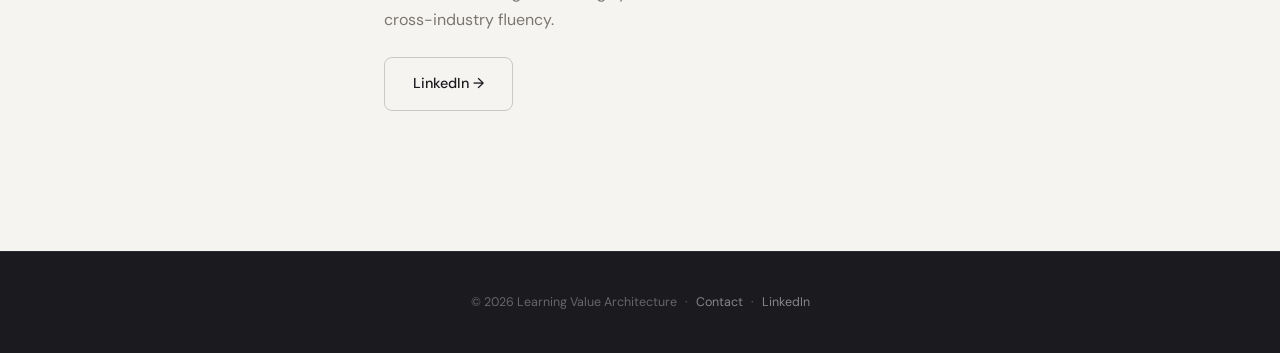
<file: contact.html>
<!DOCTYPE html>
<html lang="en">
<head>
  <meta charset="UTF-8">
  <meta name="viewport" content="width=device-width, initial-scale=1.0">
  <title>Contact | Learning Value Architecture</title>
  <meta name="description" content="If you're thinking about how to make learning work better in your organization, let's have a conversation.">
  <link rel="canonical" href="https://learningvaluearchitecture.com/contact.html">
  <link rel="icon" href="favicon.svg" type="image/svg+xml">
  <meta property="og:title" content="Contact | Learning Value Architecture">
  <meta property="og:description" content="If you're thinking about how to make learning work better in your organization, let's have a conversation.">
  <meta property="og:type" content="website">
  <meta property="og:url" content="https://learningvaluearchitecture.com/contact.html">
  <meta name="twitter:card" content="summary">
  <meta name="twitter:title" content="Contact | Learning Value Architecture">
  <meta name="twitter:description" content="If you're thinking about how to make learning work better in your organization, let's have a conversation.">
  <link rel="preconnect" href="https://fonts.googleapis.com">
  <link rel="preconnect" href="https://fonts.gstatic.com" crossorigin>
  <link href="https://fonts.googleapis.com/css2?family=DM+Sans:wght@300;400;500;600&family=Instrument+Serif:ital@0;1&family=JetBrains+Mono:wght@400;500&display=swap" rel="stylesheet">
  <link rel="stylesheet" href="css/variables.css">
  <link rel="stylesheet" href="css/reset.css">
  <link rel="stylesheet" href="css/base.css">
  <link rel="stylesheet" href="css/layout.css">
  <link rel="stylesheet" href="css/components.css">
  <link rel="stylesheet" href="css/utilities.css">
</head>
<body>

  <a href="#main" class="sr-only">Skip to main content</a>

  <header class="nav">
    <div class="nav__inner">
      <a href="/" class="nav__logo">Learning Value <em>Architecture</em></a>
      <nav class="nav__links" id="nav-links">
        <a href="how-we-work.html">Knowledge</a>
        <a href="track-record.html">Markets</a>
        <a href="LVA-Explorer.html">Explorer</a>
        <a href="contact.html" aria-current="page">Contact</a>
      </nav>
      <a href="mailto:hello@learningvaluearchitecture.com?subject=Consultation%20Request" class="nav__cta">Book a Consultation</a>
      <button type="button" class="nav__toggle" id="nav-toggle" aria-label="Toggle menu" aria-expanded="false">
        <span></span><span></span><span></span>
      </button>
    </div>
  </header>

  <main id="main">

    <!-- HERO -->
    <section class="hero">
      <div class="container" style="max-width: 640px;">
        <div class="section-label animate-in">
          <span class="section-label__dash"></span>
          <span class="section-label__text">Get In Touch</span>
        </div>
        <h1 class="animate-in">Let&rsquo;s have a <em>conversation</em></h1>
        <p class="subtitle animate-in">If you&rsquo;re thinking about how to make learning work better in your organization &mdash; whether you&rsquo;re in higher education, workforce learning, or EdTech &mdash; we&rsquo;d like to hear about it.</p>
      </div>
    </section>

    <!-- CONTACT OPTIONS -->
    <section class="section" style="padding-top: 0;">
      <div class="container" style="max-width: 640px;">

        <div class="animate-in stagger-2" style="margin-bottom: 56px;">
          <h3 style="margin-bottom: 12px;">Start a conversation</h3>
          <p style="margin-bottom: 24px;">Tell us what you&rsquo;re working on. We&rsquo;ll respond within two business days.</p>
          <a href="mailto:hello@learningvaluearchitecture.com" class="btn-primary" style="margin-bottom: 12px;">Email us &rarr;</a>
          <p style="font-family: var(--font-mono); font-size: 0.72rem; color: var(--text-muted-light); margin-top: 12px;">hello@learningvaluearchitecture.com</p>
        </div>

        <hr style="border: none; border-top: 1px solid var(--border-light); margin: 0 0 56px;">

        <div class="animate-in stagger-3" style="margin-bottom: 56px;">
          <h3 style="margin-bottom: 12px;">Book a consultation</h3>
          <p style="margin-bottom: 24px;">If you&rsquo;d prefer to schedule a call directly, reach out via email with your availability and we&rsquo;ll find a time that works. We typically respond within one business day.</p>
          <a href="mailto:hello@learningvaluearchitecture.com?subject=Consultation%20Request" class="btn-secondary">Request a time</a>
        </div>

        <hr style="border: none; border-top: 1px solid var(--border-light); margin: 0 0 56px;">

        <div class="animate-in stagger-4">
          <h3 style="margin-bottom: 12px;">Connect on LinkedIn</h3>
          <p style="margin-bottom: 24px;">Follow our thinking on learning systems, evidence architecture, and cross-industry fluency.</p>
          <a href="https://linkedin.com" class="btn-secondary" target="_blank" rel="noopener noreferrer">LinkedIn &rarr;</a>
        </div>

      </div>
    </section>

  </main>

  <footer>
    <div class="footer__inner">
      <span>&copy; 2026 Learning Value Architecture</span>
      <span>&middot;</span>
      <a href="contact.html">Contact</a>
      <span>&middot;</span>
      <a href="https://linkedin.com" target="_blank" rel="noopener noreferrer">LinkedIn</a>
    </div>
  </footer>

  <noscript>
    <style>
      .animate-in { opacity: 1; filter: none; transform: none; }
    </style>
  </noscript>
  <script src="js/main.js" defer></script>
  <script src="js/animations.js" defer></script>
</body>
</html>
</file>
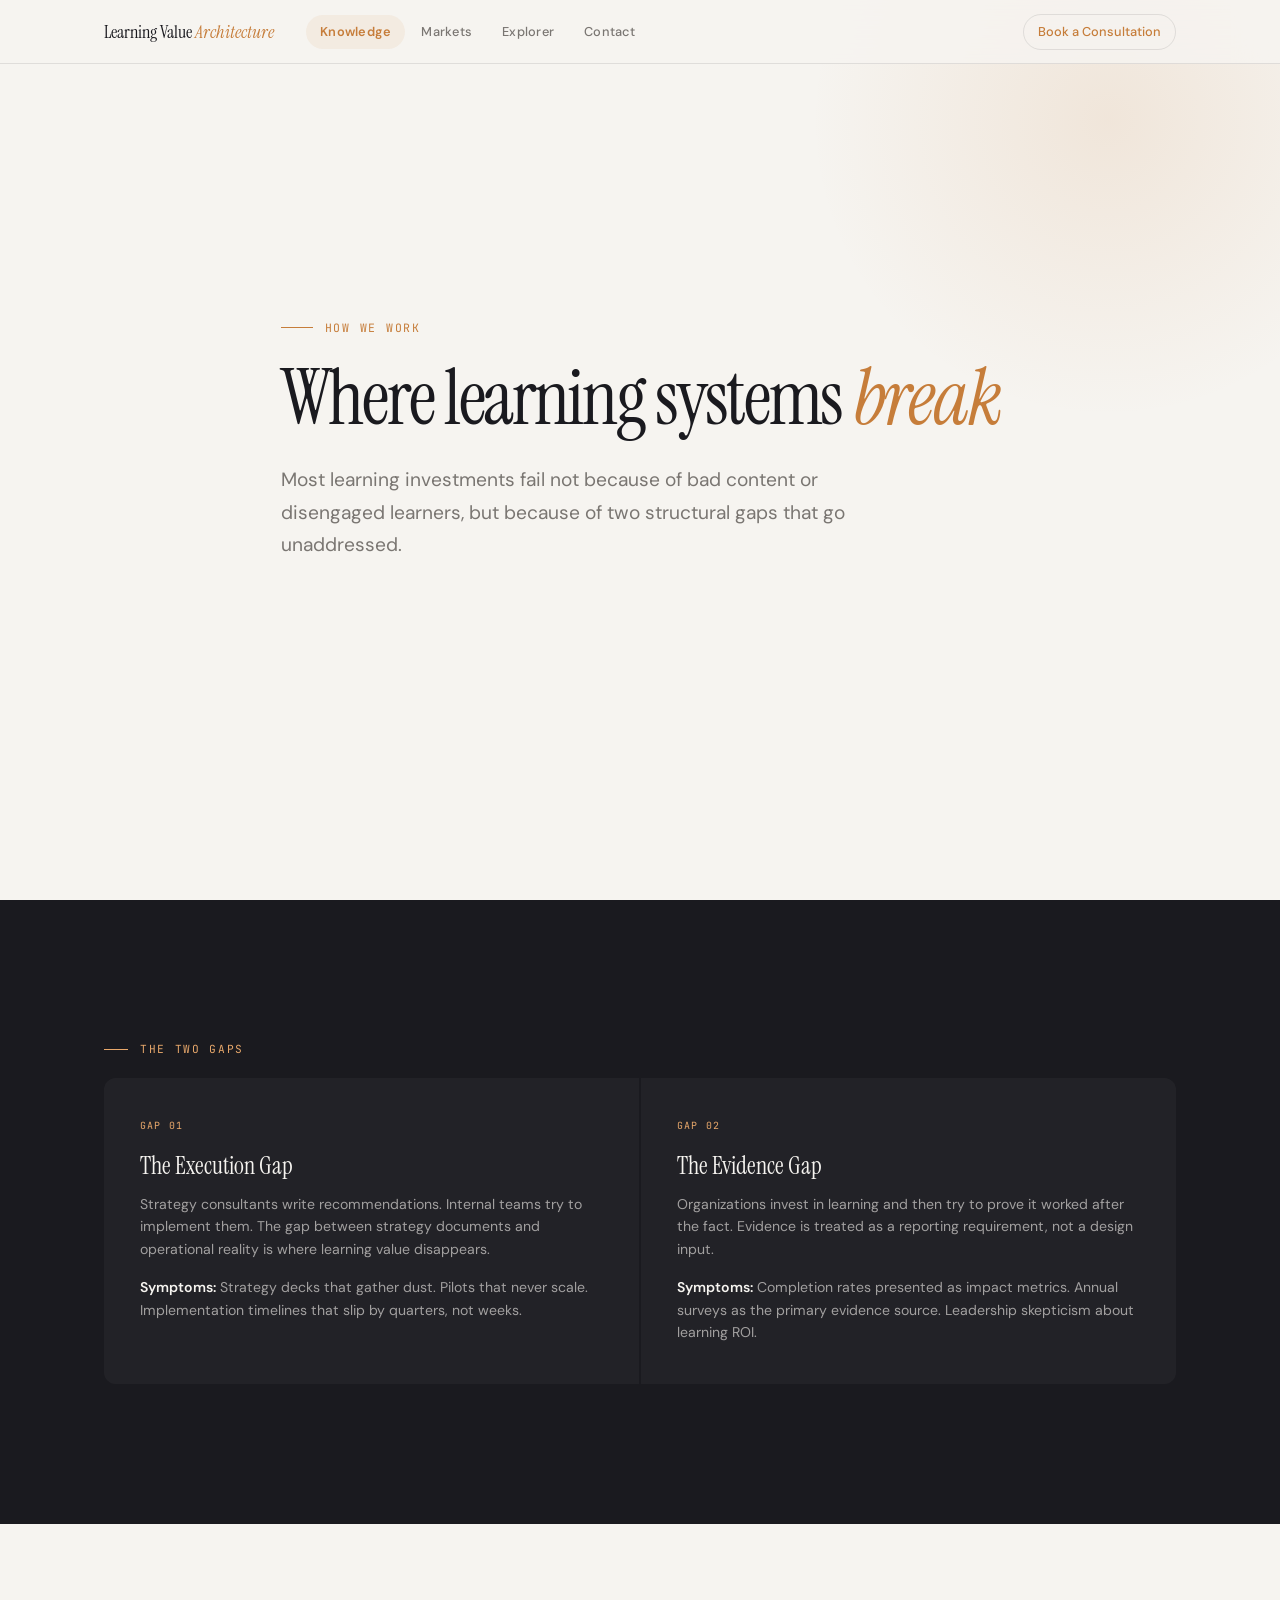
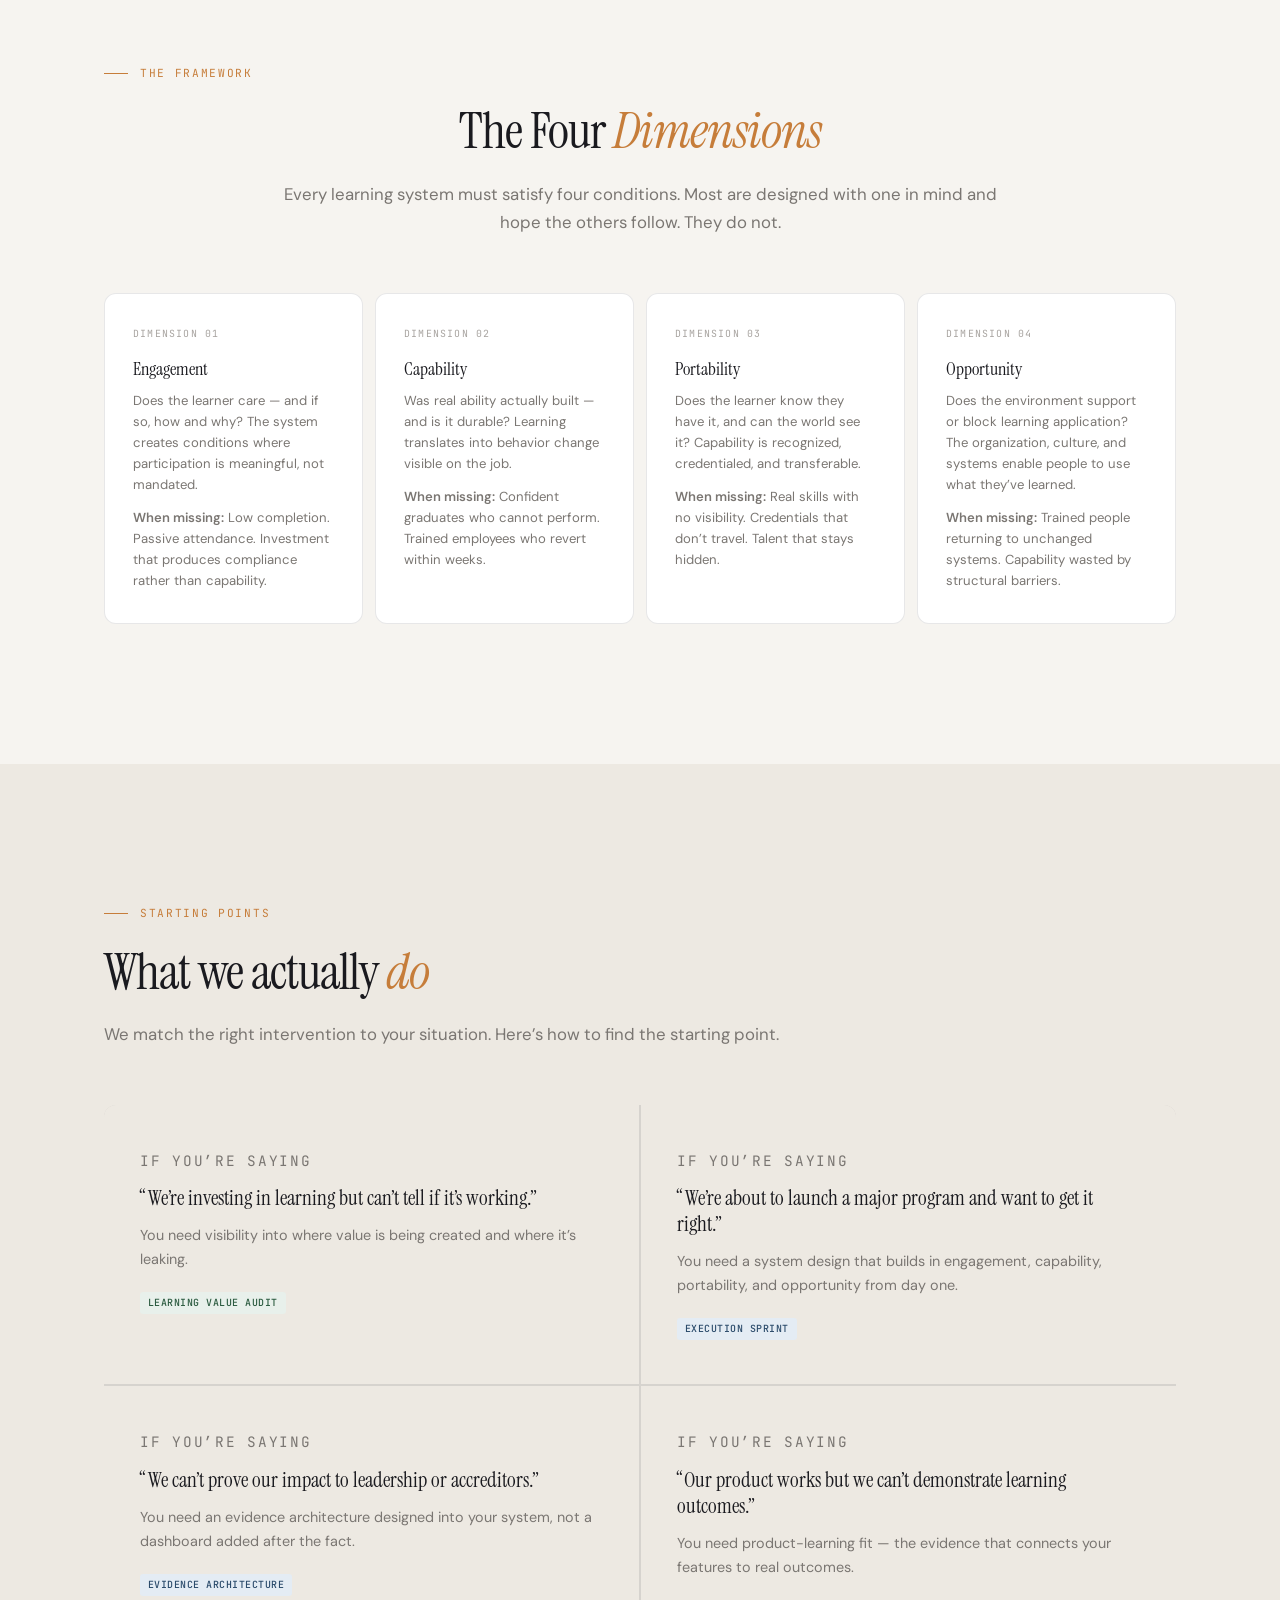
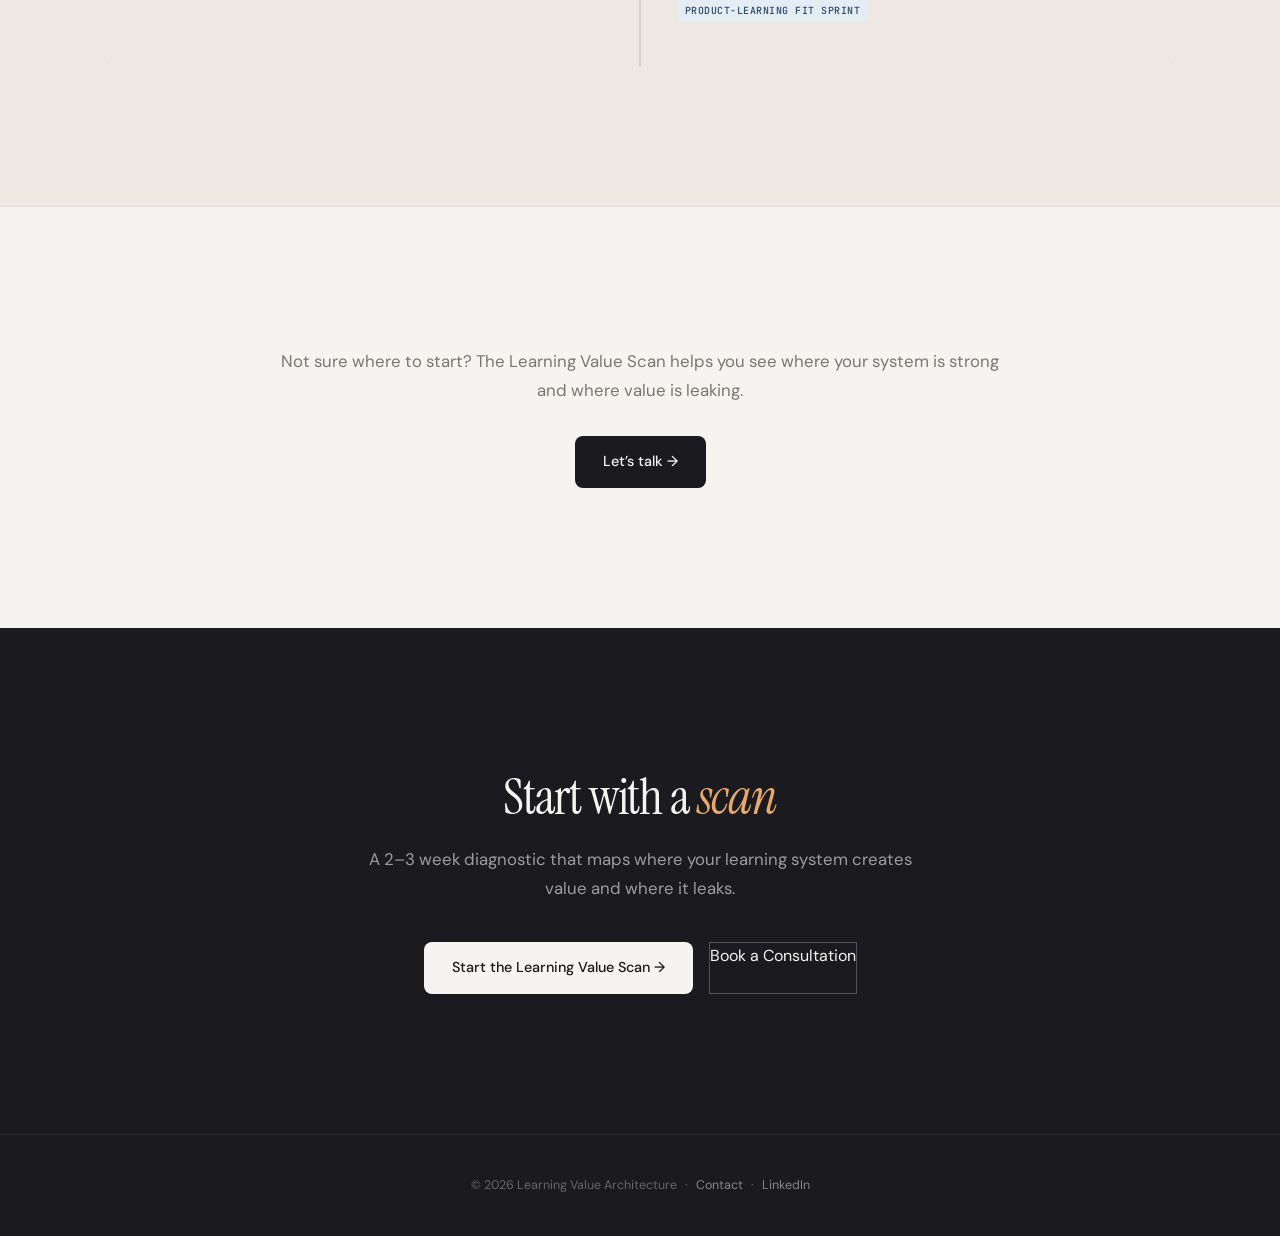
<file: how-we-work.html>
<!DOCTYPE html>
<html lang="en">
<head>
  <meta charset="UTF-8">
  <meta name="viewport" content="width=device-width, initial-scale=1.0">
  <title>How We Work | Learning Value Architecture</title>
  <meta name="description" content="Our methodology addresses the execution gap and the evidence gap in learning systems. Four dimensions, seven offerings, one architecture.">
  <link rel="canonical" href="https://learningvaluearchitecture.com/how-we-work.html">
  <link rel="icon" href="favicon.svg" type="image/svg+xml">
  <meta property="og:title" content="How We Work | Learning Value Architecture">
  <meta property="og:description" content="Our methodology addresses the execution gap and the evidence gap in learning systems.">
  <meta property="og:type" content="website">
  <meta property="og:url" content="https://learningvaluearchitecture.com/how-we-work.html">
  <meta name="twitter:card" content="summary">
  <meta name="twitter:title" content="How We Work | Learning Value Architecture">
  <meta name="twitter:description" content="Our methodology addresses the execution gap and the evidence gap in learning systems.">
  <link rel="preconnect" href="https://fonts.googleapis.com">
  <link rel="preconnect" href="https://fonts.gstatic.com" crossorigin>
  <link href="https://fonts.googleapis.com/css2?family=DM+Sans:wght@300;400;500;600&family=Instrument+Serif:ital@0;1&family=JetBrains+Mono:wght@400;500&display=swap" rel="stylesheet">
  <link rel="stylesheet" href="css/variables.css">
  <link rel="stylesheet" href="css/reset.css">
  <link rel="stylesheet" href="css/base.css">
  <link rel="stylesheet" href="css/layout.css">
  <link rel="stylesheet" href="css/components.css">
  <link rel="stylesheet" href="css/utilities.css">
</head>
<body>

  <a href="#main" class="sr-only">Skip to main content</a>

  <header class="nav">
    <div class="nav__inner">
      <a href="/" class="nav__logo">Learning Value <em>Architecture</em></a>
      <nav class="nav__links" id="nav-links">
        <a href="how-we-work.html" aria-current="page">Knowledge</a>
        <a href="track-record.html">Markets</a>
        <a href="LVA-Explorer.html">Explorer</a>
        <a href="contact.html">Contact</a>
      </nav>
      <a href="contact.html" class="nav__cta">Book a Consultation</a>
      <button type="button" class="nav__toggle" id="nav-toggle" aria-label="Toggle menu" aria-expanded="false">
        <span></span><span></span><span></span>
      </button>
    </div>
  </header>

  <main id="main">

    <!-- HERO -->
    <section class="hero">
      <div class="container">
        <div class="section-label animate-in">
          <span class="section-label__dash"></span>
          <span class="section-label__text">How We Work</span>
        </div>
        <h1 class="animate-in">Where learning systems <em>break</em></h1>
        <p class="subtitle animate-in" style="max-width: 640px;">Most learning investments fail not because of bad content or disengaged learners, but because of two structural gaps that go unaddressed.</p>
      </div>
    </section>

    <!-- THE TWO GAPS (Dark) -->
    <section class="section section--dark">
      <div class="container">
        <div class="section-label animate-in stagger-0">
          <span class="section-label__dash"></span>
          <span class="section-label__text">The Two Gaps</span>
        </div>
        <div class="grid--2" style="display: grid; gap: 2px; border-radius: 12px; overflow: hidden;">
          <div class="stat-card animate-in stagger-4">
            <p class="step-card__number" style="color: var(--copper-light);">Gap 01</p>
            <h3 style="color: var(--text-light); margin-bottom: 12px;">The Execution Gap</h3>
            <p class="stat-card__body" style="margin-bottom: 16px;">Strategy consultants write recommendations. Internal teams try to implement them. The gap between strategy documents and operational reality is where learning value disappears.</p>
            <p class="stat-card__body"><strong style="color: var(--text-light);">Symptoms:</strong> Strategy decks that gather dust. Pilots that never scale. Implementation timelines that slip by quarters, not weeks.</p>
          </div>
          <div class="stat-card animate-in stagger-4" style="transition-delay: 330ms;">
            <p class="step-card__number" style="color: var(--copper-light);">Gap 02</p>
            <h3 style="color: var(--text-light); margin-bottom: 12px;">The Evidence Gap</h3>
            <p class="stat-card__body" style="margin-bottom: 16px;">Organizations invest in learning and then try to prove it worked after the fact. Evidence is treated as a reporting requirement, not a design input.</p>
            <p class="stat-card__body"><strong style="color: var(--text-light);">Symptoms:</strong> Completion rates presented as impact metrics. Annual surveys as the primary evidence source. Leadership skepticism about learning ROI.</p>
          </div>
        </div>
      </div>
    </section>

    <!-- FOUR DIMENSIONS -->
    <section class="section" id="dimensions">
      <div class="container">
        <div class="section-label animate-in stagger-0">
          <span class="section-label__dash"></span>
          <span class="section-label__text">The Framework</span>
        </div>
        <h2 class="animate-in stagger-2 text-center" style="margin-bottom: 20px;">The Four <em>Dimensions</em></h2>
        <p class="section-lead animate-in stagger-3 text-center" style="margin: 0 auto 56px;">Every learning system must satisfy four conditions. Most are designed with one in mind and hope the others follow. They do not.</p>

        <div class="grid-4" style="gap: 12px;">
          <div class="step-card animate-in stagger-4">
            <p class="step-card__number">Dimension 01</p>
            <h4 class="step-card__title">Engagement</h4>
            <p class="step-card__body" style="margin-bottom: 12px;">Does the learner care &mdash; and if so, how and why? The system creates conditions where participation is meaningful, not mandated.</p>
            <p class="step-card__body"><strong>When missing:</strong> Low completion. Passive attendance. Investment that produces compliance rather than capability.</p>
          </div>
          <div class="step-card animate-in stagger-4" style="transition-delay: 330ms;">
            <p class="step-card__number">Dimension 02</p>
            <h4 class="step-card__title">Capability</h4>
            <p class="step-card__body" style="margin-bottom: 12px;">Was real ability actually built &mdash; and is it durable? Learning translates into behavior change visible on the job.</p>
            <p class="step-card__body"><strong>When missing:</strong> Confident graduates who cannot perform. Trained employees who revert within weeks.</p>
          </div>
          <div class="step-card animate-in stagger-4" style="transition-delay: 410ms;">
            <p class="step-card__number">Dimension 03</p>
            <h4 class="step-card__title">Portability</h4>
            <p class="step-card__body" style="margin-bottom: 12px;">Does the learner know they have it, and can the world see it? Capability is recognized, credentialed, and transferable.</p>
            <p class="step-card__body"><strong>When missing:</strong> Real skills with no visibility. Credentials that don&rsquo;t travel. Talent that stays hidden.</p>
          </div>
          <div class="step-card animate-in stagger-4" style="transition-delay: 490ms;">
            <p class="step-card__number">Dimension 04</p>
            <h4 class="step-card__title">Opportunity</h4>
            <p class="step-card__body" style="margin-bottom: 12px;">Does the environment support or block learning application? The organization, culture, and systems enable people to use what they&rsquo;ve learned.</p>
            <p class="step-card__body"><strong>When missing:</strong> Trained people returning to unchanged systems. Capability wasted by structural barriers.</p>
          </div>
        </div>
      </div>
    </section>

    <!-- WHAT WE DO — MATCHING SCENARIOS (Warm accent) -->
    <section class="section section--warm-accent">
      <div class="container">
        <div class="section-label animate-in stagger-0">
          <span class="section-label__dash"></span>
          <span class="section-label__text">Starting Points</span>
        </div>
        <h2 class="animate-in stagger-2" style="margin-bottom: 20px;">What we actually <em>do</em></h2>
        <p class="section-lead animate-in stagger-3">We match the right intervention to your situation. Here&rsquo;s how to find the starting point.</p>

        <div class="gap-grid animate-in stagger-4">
          <div class="gap-card">
            <p class="step-card__number" style="margin-bottom: 12px;">If you&rsquo;re saying</p>
            <h3>&ldquo;We&rsquo;re investing in learning but can&rsquo;t tell if it&rsquo;s working.&rdquo;</h3>
            <p style="margin-bottom: 16px;">You need visibility into where value is being created and where it&rsquo;s leaking.</p>
            <span class="tag" style="background: var(--tier1-bg); color: var(--tier1-text);">Learning Value Audit</span>
          </div>
          <div class="gap-card">
            <p class="step-card__number" style="margin-bottom: 12px;">If you&rsquo;re saying</p>
            <h3>&ldquo;We&rsquo;re about to launch a major program and want to get it right.&rdquo;</h3>
            <p style="margin-bottom: 16px;">You need a system design that builds in engagement, capability, portability, and opportunity from day one.</p>
            <span class="tag" style="background: var(--tier2-bg); color: var(--tier2-text);">Execution Sprint</span>
          </div>
          <div class="gap-card">
            <p class="step-card__number" style="margin-bottom: 12px;">If you&rsquo;re saying</p>
            <h3>&ldquo;We can&rsquo;t prove our impact to leadership or accreditors.&rdquo;</h3>
            <p style="margin-bottom: 16px;">You need an evidence architecture designed into your system, not a dashboard added after the fact.</p>
            <span class="tag" style="background: var(--tier2-bg); color: var(--tier2-text);">Evidence Architecture</span>
          </div>
          <div class="gap-card">
            <p class="step-card__number" style="margin-bottom: 12px;">If you&rsquo;re saying</p>
            <h3>&ldquo;Our product works but we can&rsquo;t demonstrate learning outcomes.&rdquo;</h3>
            <p style="margin-bottom: 16px;">You need product-learning fit &mdash; the evidence that connects your features to real outcomes.</p>
            <span class="tag" style="background: var(--tier2-bg); color: var(--tier2-text);">Product-Learning Fit Sprint</span>
          </div>
        </div>
      </div>
    </section>

    <!-- SECONDARY CTA -->
    <section class="section" style="border-top: 1px solid var(--border-light);">
      <div class="container text-center">
        <p class="section-lead animate-in stagger-2" style="margin: 0 auto 32px;">Not sure where to start? The Learning Value Scan helps you see where your system is strong and where value is leaking.</p>
        <a href="contact.html" class="btn-primary animate-in stagger-5">Let&rsquo;s talk &rarr;</a>
      </div>
    </section>

    <!-- CTA FOOTER (Dark) -->
    <section class="cta-footer">
      <div class="container--narrow">
        <h2 class="animate-in stagger-2">Start with a <em>scan</em></h2>
        <p class="animate-in stagger-3">A 2&ndash;3 week diagnostic that maps where your learning system creates value and where it leaks.</p>
        <div class="cta-footer__actions animate-in stagger-5">
          <a href="contact.html" class="btn-light">Start the Learning Value Scan &rarr;</a>
          <a href="contact.html" class="btn-ghost-light">Book a Consultation</a>
        </div>
      </div>
    </section>

  </main>

  <footer>
    <div class="footer__inner">
      <span>&copy; 2026 Learning Value Architecture</span>
      <span>&middot;</span>
      <a href="contact.html">Contact</a>
      <span>&middot;</span>
      <a href="https://linkedin.com" target="_blank" rel="noopener noreferrer">LinkedIn</a>
    </div>
  </footer>

  <noscript>
    <style>
      .animate-in { opacity: 1; filter: none; transform: none; }
    </style>
  </noscript>
  <script src="js/main.js" defer></script>
  <script src="js/animations.js" defer></script>
</body>
</html>
</file>
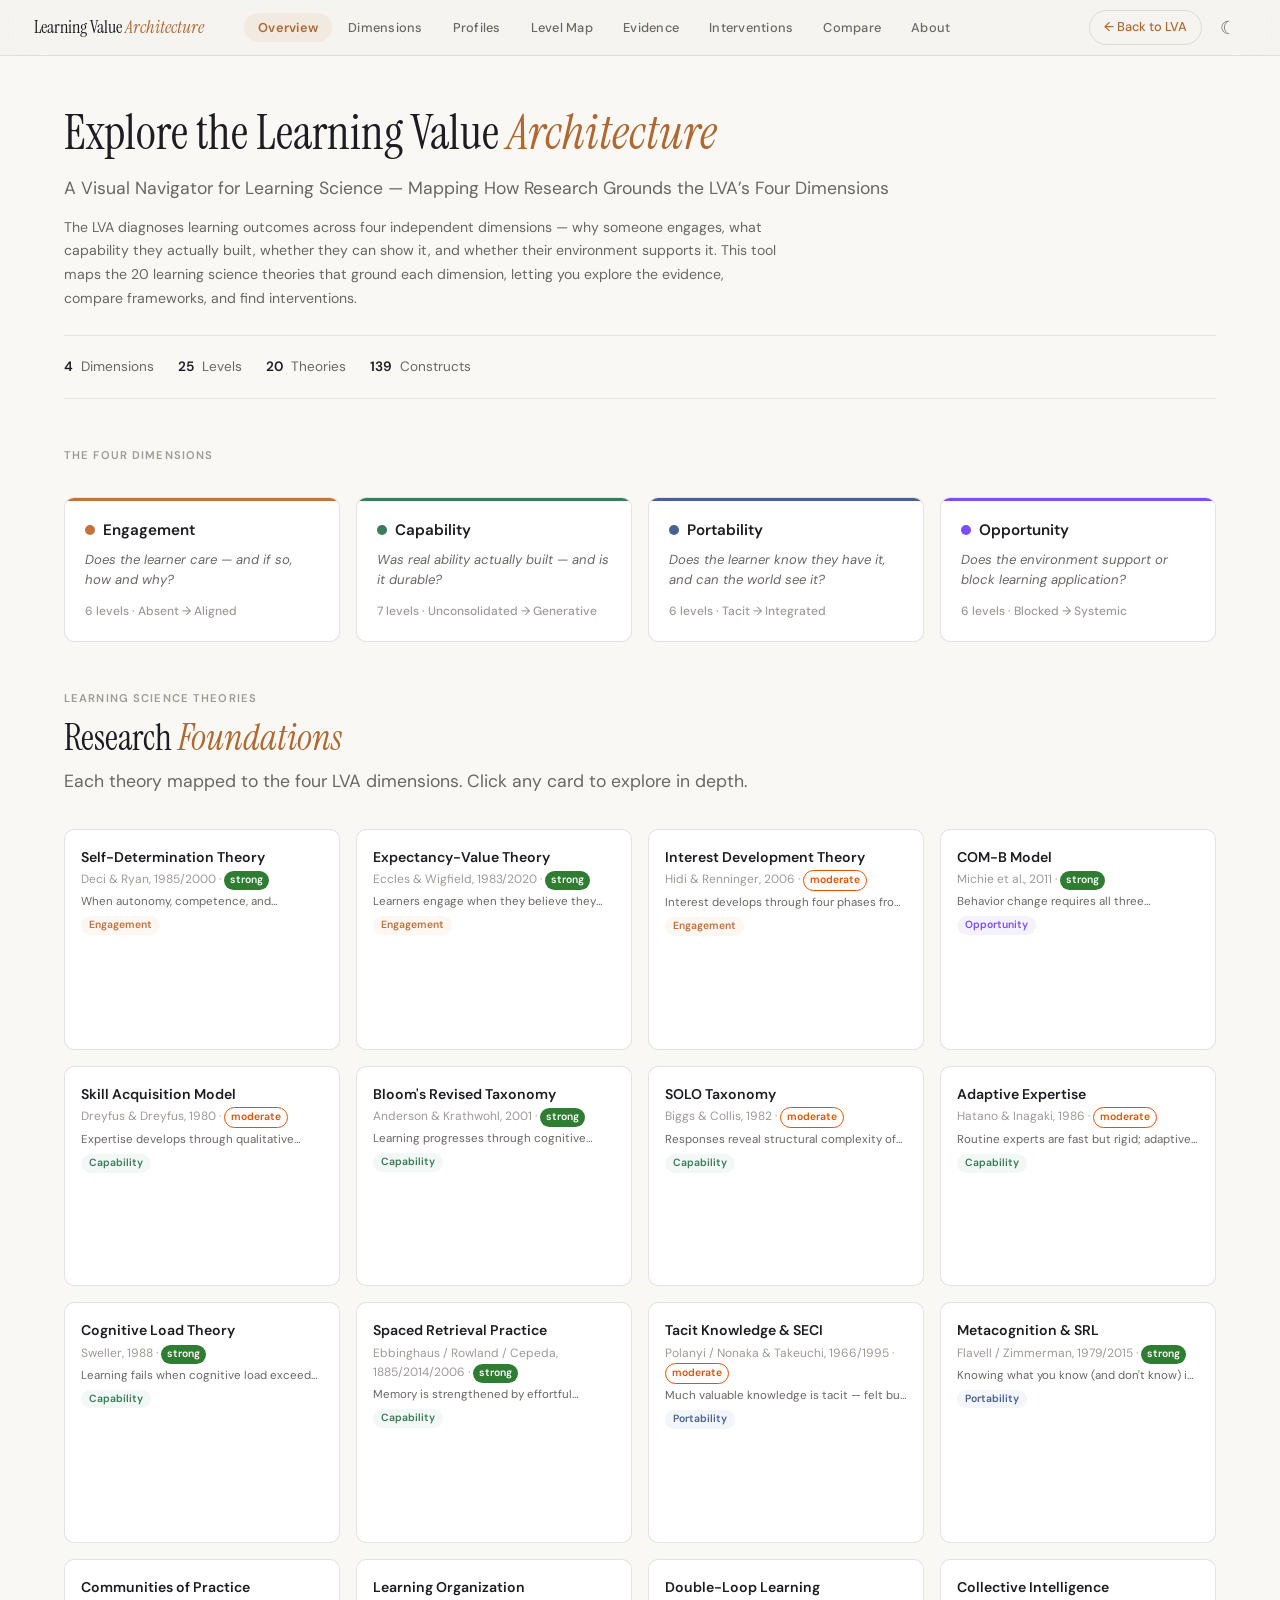
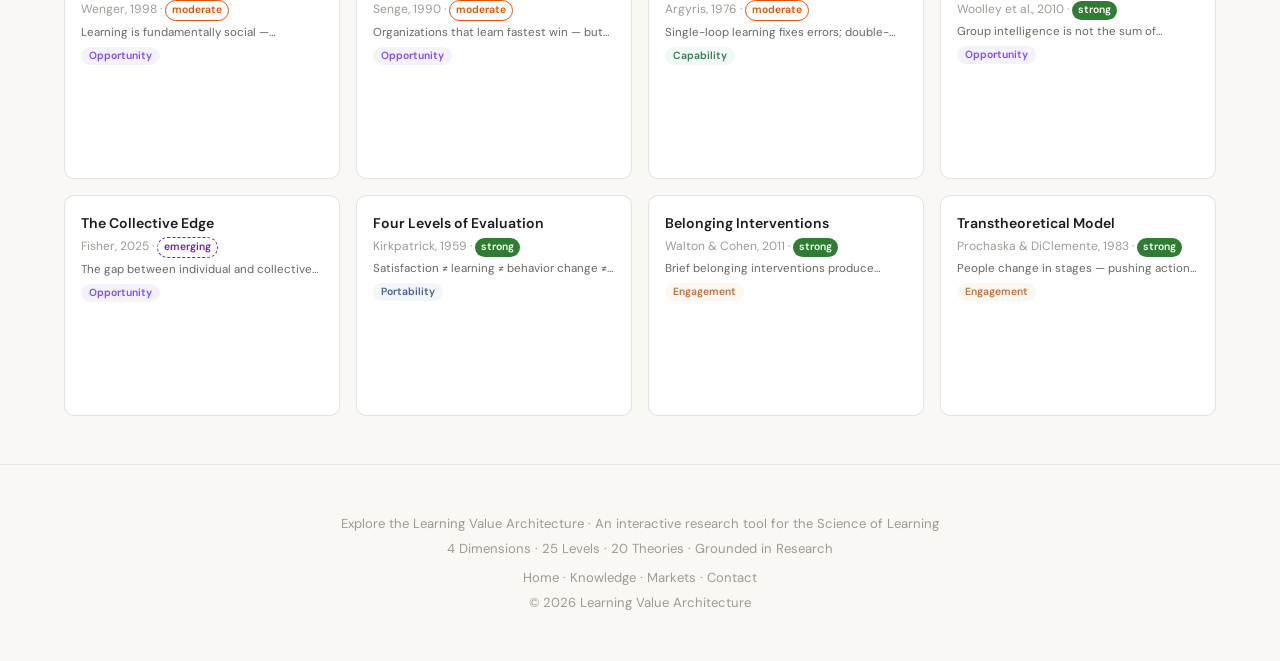
<file: LVA-Explorer.html>
<!DOCTYPE html>
<html lang="en">
<head>
<meta charset="UTF-8">
<meta name="viewport" content="width=device-width, initial-scale=1.0">
<title>LVA Explorer | Learning Value Architecture</title>
<meta name="description" content="Interactive research tool for exploring the Learning Value Architecture framework and the science of learning research that grounds it.">
<link rel="canonical" href="https://learningvaluearchitecture.com/LVA-Explorer.html">
<link rel="icon" href="favicon.svg" type="image/svg+xml">
<meta property="og:title" content="LVA Explorer | Learning Value Architecture">
<meta property="og:description" content="Interactive research tool: 4 dimensions, 25 levels, 20 theories grounded in learning science.">
<meta property="og:type" content="website">
<meta property="og:url" content="https://learningvaluearchitecture.com/LVA-Explorer.html">
<meta name="twitter:card" content="summary">
<meta name="twitter:title" content="LVA Explorer | Learning Value Architecture">
<meta name="twitter:description" content="Interactive research tool: 4 dimensions, 25 levels, 20 theories grounded in learning science.">
<link rel="preconnect" href="https://fonts.googleapis.com">
<link rel="preconnect" href="https://fonts.gstatic.com" crossorigin>
<link href="https://fonts.googleapis.com/css2?family=DM+Sans:ital,opsz,wght@0,9..40,400;0,9..40,500;0,9..40,600;0,9..40,700;1,9..40,400&family=Instrument+Serif:ital@0;1&family=JetBrains+Mono:wght@400;500&display=swap" rel="stylesheet">
<script src="https://d3js.org/d3.v7.min.js"></script>
<style>
/* ============================================
   CSS CUSTOM PROPERTIES
   ============================================ */
:root {
  --color-bg: #f9f8f5;
  --color-surface: #fafbfc;
  --color-surface-2: #ffffff;
  --color-surface-offset: #f0ede7;
  --color-divider: rgba(28,28,33,0.09);
  --color-border: rgba(28,28,33,0.12);
  --color-text: #1c1c21;
  --color-text-muted: #6a6762;
  --color-text-faint: #9e9a94;
  --color-primary: #b06830;
  --color-primary-hover: #964f1e;
  --color-primary-highlight: rgba(176,104,48,0.08);
  --eng: #c4713b;
  --eng-bg: #fdf6f1;
  --cap: #3b7a5a;
  --cap-bg: #f2f8f5;
  --por: #4a6190;
  --por-bg: #f2f5fa;
  --opp: #7c4dff;
  --opp-bg: #f5f2ff;
  --serif: 'Instrument Serif', Georgia, serif;
  --sans: 'DM Sans', -apple-system, sans-serif;
  --mono: 'JetBrains Mono', 'SF Mono', monospace;
  --radius-sm: 6px;
  --radius-md: 10px;
  --radius-lg: 16px;
  --radius-pill: 100px;
  --shadow-sm: 0 1px 3px rgba(0,0,0,0.06);
  --shadow-md: 0 4px 12px rgba(0,0,0,0.08);
  --shadow-lg: 0 8px 30px rgba(0,0,0,0.12);
  --ease: cubic-bezier(0.16, 1, 0.3, 1);
  --nav-h: 56px;
}

[data-theme="dark"] {
  --color-bg: #0f1419;
  --color-surface: #151b22;
  --color-surface-2: #1a222b;
  --color-surface-offset: #1e2530;
  --color-divider: rgba(200,210,220,0.1);
  --color-border: rgba(200,210,220,0.15);
  --color-text: #c8d1da;
  --color-text-muted: #7e8d9e;
  --color-text-faint: #556070;
  --color-primary: #d4944e;
  --color-primary-hover: #e0a866;
  --color-primary-highlight: rgba(212,148,78,0.1);
  --eng: #e8955e;
  --eng-bg: rgba(232,149,94,0.1);
  --cap: #5aad80;
  --cap-bg: rgba(90,173,128,0.1);
  --por: #7090c0;
  --por-bg: rgba(112,144,192,0.1);
  --opp: #a07aff;
  --opp-bg: rgba(160,122,255,0.1);
}

/* ============================================
   RESET & BASE
   ============================================ */
*, *::before, *::after { box-sizing: border-box; margin: 0; padding: 0; }
html { scroll-behavior: smooth; }
body {
  font-family: var(--sans);
  background: var(--color-bg);
  color: var(--color-text);
  line-height: 1.6;
  -webkit-font-smoothing: antialiased;
}
a { color: inherit; text-decoration: none; }
button { font-family: inherit; cursor: pointer; border: none; background: none; }
img { max-width: 100%; display: block; }
.sr-only { position: absolute; width: 1px; height: 1px; padding: 0; margin: -1px; overflow: hidden; clip: rect(0,0,0,0); border: 0; }

/* ============================================
   HEADER / NAV
   ============================================ */
.site-header {
  position: sticky; top: 0; z-index: 100;
  background: rgba(246, 244, 240, 0.85);
  border-bottom: 1px solid rgba(26, 26, 31, 0.1);
  height: var(--nav-h);
  backdrop-filter: blur(20px);
  -webkit-backdrop-filter: blur(20px);
  transition: box-shadow 0.3s ease;
}
.site-header .inner {
  max-width: 1260px; margin: 0 auto; padding: 0 24px;
  display: flex; align-items: center; height: 100%; gap: 8px;
}
.site-logo {
  font-family: var(--serif); font-size: 1.15rem; font-weight: 400;
  color: var(--color-text); white-space: nowrap; margin-right: 32px;
  text-decoration: none;
}
.site-logo em { font-style: italic; color: var(--color-primary); }
.nav-tabs {
  display: flex; align-items: center; gap: 2px; flex: 1;
  overflow-x: auto; scrollbar-width: none;
}
.nav-tabs::-webkit-scrollbar { display: none; }
.nav-tab {
  padding: 6px 14px; font-size: 0.8rem; font-weight: 500;
  color: var(--color-text-muted); border-radius: var(--radius-pill);
  transition: all 180ms var(--ease); white-space: nowrap; letter-spacing: 0.02em;
}
.nav-tab:hover { color: var(--color-text); background: var(--color-primary-highlight); }
.nav-tab.active {
  color: var(--color-primary); background: var(--color-primary-highlight);
  font-weight: 600;
}
.header-actions { display: flex; align-items: center; gap: 8px; margin-left: auto; }
.theme-toggle {
  width: 36px; height: 36px; border-radius: 50%;
  display: flex; align-items: center; justify-content: center;
  color: var(--color-text-muted); transition: all 180ms var(--ease);
  font-size: 1.1rem;
}
.theme-toggle:hover { background: var(--color-primary-highlight); color: var(--color-text); }
.back-link {
  font-size: 0.8rem; font-weight: 500; color: var(--color-primary);
  padding: 6px 14px; border-radius: var(--radius-pill);
  border: 1px solid var(--color-border); transition: all 180ms var(--ease);
  white-space: nowrap;
}
.back-link:hover { background: var(--color-primary-highlight); }
.hamburger {
  display: none; width: 36px; height: 36px;
  flex-direction: column; align-items: center; justify-content: center; gap: 5px;
}
.hamburger span {
  display: block; width: 18px; height: 2px;
  background: var(--color-text); transition: all 180ms var(--ease);
}

/* ============================================
   VIEWS
   ============================================ */
.view { display: none; min-height: calc(100vh - var(--nav-h)); }
.view.active {
  display: block;
  animation: fadeIn 300ms ease-out;
}
@keyframes fadeIn {
  from { opacity: 0; transform: translateY(8px); }
  to { opacity: 1; transform: translateY(0); }
}
.view-section {
  max-width: 1200px; margin: 0 auto; padding: 48px 24px;
}
.view-section + .view-section { padding-top: 0; }

/* ============================================
   TYPOGRAPHY
   ============================================ */
h1, h2, h3 { font-family: var(--serif); font-weight: 400; line-height: 1.2; }
h1 { font-size: clamp(2rem, 4vw, 3rem); }
h2 { font-size: clamp(1.5rem, 3vw, 2.25rem); }
h3 { font-size: clamp(1.15rem, 2vw, 1.5rem); }
h1 em, h2 em, h3 em { font-style: italic; color: var(--color-primary); }
.subtitle {
  font-size: clamp(0.95rem, 1.5vw, 1.1rem);
  color: var(--color-text-muted); max-width: 72ch;
  line-height: 1.7; text-wrap: pretty;
}
.section-label {
  font-size: 0.7rem; font-weight: 600; letter-spacing: 0.1em;
  text-transform: uppercase; color: var(--color-text-faint); margin-bottom: 8px;
}

/* ============================================
   STATS BAR
   ============================================ */
.stats-bar {
  display: flex; flex-wrap: wrap; gap: 24px;
  padding: 20px 0; margin-top: 24px;
  border-top: 1px solid var(--color-divider);
  border-bottom: 1px solid var(--color-divider);
}
.stat-item {
  font-size: 0.85rem; color: var(--color-text-muted);
}
.stat-item strong {
  color: var(--color-text); font-weight: 600; margin-right: 4px;
}

/* ============================================
   DIMENSION CARDS
   ============================================ */
.dim-cards { display: grid; grid-template-columns: repeat(4, 1fr); gap: 16px; margin-top: 32px; }
.dim-card {
  background: var(--color-surface-2); border: 1px solid var(--color-border);
  border-radius: var(--radius-md); padding: 20px;
  cursor: pointer; transition: all 180ms var(--ease);
  position: relative; overflow: hidden;
}
.dim-card::before {
  content: ''; position: absolute; top: 0; left: 0; right: 0; height: 3px;
}
.dim-card[data-dim="engagement"]::before { background: var(--eng); }
.dim-card[data-dim="capability"]::before { background: var(--cap); }
.dim-card[data-dim="portability"]::before { background: var(--por); }
.dim-card[data-dim="opportunity"]::before { background: var(--opp); }
.dim-card:hover { transform: translateY(-2px); box-shadow: var(--shadow-md); }
.dim-card .dim-dot {
  width: 10px; height: 10px; border-radius: 50%; display: inline-block; margin-right: 8px;
}
.dim-card .dim-name { font-weight: 600; font-size: 0.95rem; display: flex; align-items: center; }
.dim-card .dim-question {
  font-size: 0.82rem; color: var(--color-text-muted);
  font-style: italic; margin-top: 8px; line-height: 1.5;
}
.dim-card .dim-levels {
  font-size: 0.75rem; color: var(--color-text-faint);
  margin-top: 12px; font-weight: 500;
}

/* ============================================
   THEORY GRID (MINI CARDS)
   ============================================ */
.theory-grid {
  display: grid;
  grid-template-columns: repeat(auto-fill, minmax(260px, 1fr));
  gap: 16px; margin-top: 32px;
}
.theory-mini {
  background: var(--color-surface-2); border: 1px solid var(--color-border);
  border-radius: var(--radius-md); padding: 16px;
  cursor: pointer; transition: all 180ms var(--ease);
  overflow: hidden; position: relative;
}
.theory-mini:hover {
  transform: translateY(-2px); box-shadow: var(--shadow-md);
  border-color: var(--color-primary);
}
.theory-mini h4 { font-family: var(--sans); font-size: 0.88rem; font-weight: 600; margin-bottom: 2px; }
.theory-mini .theory-meta { font-size: 0.75rem; color: var(--color-text-faint); }
.theory-mini .theory-insight {
  font-size: 0.72rem; color: var(--color-text-muted); line-height: 1.4;
  margin-top: 4px;
  display: -webkit-box; -webkit-line-clamp: 1; -webkit-box-orient: vertical;
  overflow: hidden;
}
.theory-mini .dim-badge {
  display: inline-block; font-size: 0.65rem; font-weight: 600;
  padding: 1px 8px; border-radius: var(--radius-pill); margin-top: 4px;
  text-transform: capitalize;
}
.theory-mini .mini-radar {
  width: 90px;
  height: 90px;
  margin: 6px auto 0;
  overflow: hidden;
  display: flex;
  align-items: center;
  justify-content: center;
}
.theory-mini .mini-radar svg {
  width: 100%;
  height: 100%;
  display: block;
}

/* ============================================
   CONTROLS
   ============================================ */
.control-row {
  display: flex; flex-wrap: wrap; gap: 12px; align-items: center;
  margin-bottom: 24px;
}
.control-select {
  padding: 8px 14px; border-radius: var(--radius-sm);
  border: 1px solid var(--color-border); background: var(--color-surface-2);
  color: var(--color-text); font-size: 0.85rem; font-family: var(--sans);
  min-width: 200px;
}
.control-btn {
  padding: 8px 16px; border-radius: var(--radius-pill);
  font-size: 0.8rem; font-weight: 500; border: 1px solid var(--color-border);
  color: var(--color-text-muted); background: var(--color-surface-2);
  transition: all 180ms var(--ease);
}
.control-btn:hover, .control-btn.active {
  color: var(--color-primary); border-color: var(--color-primary);
  background: var(--color-primary-highlight);
}
.swap-btn {
  width: 36px; height: 36px; border-radius: 50%;
  display: flex; align-items: center; justify-content: center;
  border: 1px solid var(--color-border); background: var(--color-surface-2);
  font-size: 1rem; transition: all 180ms var(--ease);
}
.swap-btn:hover { border-color: var(--color-primary); color: var(--color-primary); }

/* ============================================
   CHART CONTAINERS
   ============================================ */
.chart-container {
  background: var(--color-surface-2); border: 1px solid var(--color-border);
  border-radius: var(--radius-lg); padding: 24px; margin-top: 24px;
  overflow-x: auto;
}
.chart-container h3 { font-family: var(--sans); font-size: 1rem; font-weight: 600; margin-bottom: 16px; }
.chart-svg { width: 100%; }

/* Collapsible chart panels (compact when empty) */
.chart-panel-compact {
  max-height: 80px; overflow: hidden;
  transition: max-height 300ms var(--ease);
  position: relative;
}
.chart-panel-compact::after {
  content: ''; position: absolute; bottom: 0; left: 0; right: 0; height: 24px;
  background: linear-gradient(transparent, var(--color-surface-2));
  pointer-events: none;
}
.chart-panel-compact.active { max-height: 600px; overflow: visible; }
.chart-panel-compact.active::after { display: none; }

/* Dimension group headers */
.dim-group-header {
  display: flex; align-items: center; gap: 8px;
  padding: 12px 0 4px; margin-top: 16px;
  font-size: 0.82rem; font-weight: 600; text-transform: capitalize;
  border-bottom: 2px solid var(--color-divider);
}
.dim-group-header .dim-dot { width: 10px; height: 10px; border-radius: 50%; flex-shrink: 0; }
.dim-group-header .dim-count {
  font-size: 0.72rem; font-weight: 400; color: var(--color-text-faint);
}

/* ============================================
   PROFILE CARDS
   ============================================ */
.profile-grid {
  display: grid; grid-template-columns: repeat(auto-fill, minmax(280px, 1fr));
  gap: 16px; margin-top: 24px;
}
.profile-card {
  background: var(--color-surface-2); border: 1px solid var(--color-border);
  border-radius: var(--radius-lg); overflow: hidden;
  transition: all 180ms var(--ease);
}
.profile-card:hover { box-shadow: var(--shadow-md); }
.profile-card .profile-header { padding: 16px 16px 12px; }
.profile-card h4 { font-family: var(--sans); font-size: 0.95rem; font-weight: 600; }
.profile-card .profile-meta {
  font-size: 0.78rem; color: var(--color-text-faint); margin-top: 2px;
}
.profile-card .profile-collapsed {
  display: flex; align-items: center; gap: 12px; padding: 0 16px 12px;
}
.profile-card .profile-collapsed .profile-mini-radar {
  width: 70px; height: 70px; flex-shrink: 0; overflow: hidden;
}
.profile-card .profile-collapsed .profile-mini-radar svg { width: 100%; height: 100%; display: block; }
.profile-card .profile-collapsed-info { flex: 1; min-width: 0; }
.profile-card .profile-collapsed-insight {
  font-size: 0.78rem; color: var(--color-text-muted); font-style: italic;
  display: -webkit-box; -webkit-line-clamp: 2; -webkit-box-orient: vertical;
  overflow: hidden; line-height: 1.5;
}
.profile-card .profile-expand-indicator {
  font-size: 0.72rem; color: var(--color-text-faint); padding: 0 16px 10px;
  display: flex; align-items: center; gap: 4px;
}
.profile-card .profile-expand-indicator::after {
  content: '▾'; font-size: 0.8rem; transition: transform 180ms var(--ease);
}
.profile-card.expanded .profile-expand-indicator::after { transform: rotate(180deg); }
.profile-card .profile-full { display: none; }
.profile-card.expanded .profile-full { display: block; }
.profile-card .profile-radar {
  width: 220px; height: 220px; margin: 8px auto 0;
  overflow: hidden; display: flex; align-items: center; justify-content: center;
}
.profile-card .profile-radar svg { width: 100%; height: 100%; display: block; }
.profile-card .profile-body { padding: 0 16px 16px; }
.profile-card .profile-insight {
  font-size: 0.85rem; color: var(--color-text-muted);
  line-height: 1.6; margin-top: 12px; font-style: italic;
  border-left: 2px solid var(--color-primary); padding-left: 12px;
}
.profile-card .profile-evidence {
  font-size: 0.78rem; color: var(--color-text-faint);
  margin-top: 10px; padding: 8px 12px; background: var(--color-surface-offset);
  border-radius: var(--radius-sm);
}
.construct-tags { display: flex; flex-wrap: wrap; gap: 6px; margin-top: 12px; }
.construct-tag {
  font-size: 0.7rem; padding: 3px 10px; border-radius: var(--radius-pill);
  font-weight: 500; cursor: pointer; transition: opacity 120ms ease;
}
.construct-tag:hover { opacity: 0.75; }
.construct-tag[data-dim="engagement"] { background: var(--eng-bg); color: var(--eng); }
.construct-tag[data-dim="capability"] { background: var(--cap-bg); color: var(--cap); }
.construct-tag[data-dim="portability"] { background: var(--por-bg); color: var(--por); }
.construct-tag[data-dim="opportunity"] { background: var(--opp-bg); color: var(--opp); }

/* ============================================
   HEATMAP TABLE
   ============================================ */
.heatmap-wrap { overflow-x: auto; margin-top: 24px; }
.heatmap-table {
  width: 100%; border-collapse: separate; border-spacing: 0;
  font-size: 0.8rem;
}
.heatmap-table th {
  position: sticky; top: 0; background: var(--color-surface-2);
  padding: 10px 12px; text-align: left; font-weight: 600;
  border-bottom: 2px solid var(--color-divider); font-size: 0.75rem;
  text-transform: uppercase; letter-spacing: 0.05em; color: var(--color-text-muted);
  cursor: pointer; white-space: nowrap;
}
.heatmap-table th:hover { color: var(--color-text); }
.heatmap-table td {
  padding: 10px 12px; border-bottom: 1px solid var(--color-divider);
  vertical-align: top;
}
.heatmap-table tr:hover td { background: var(--color-primary-highlight); }
.heatmap-table .sticky-col {
  position: sticky; left: 0; background: var(--color-surface-2);
  z-index: 2; font-weight: 600; white-space: nowrap;
}
.evidence-badge {
  display: inline-block; padding: 2px 8px; border-radius: var(--radius-pill);
  font-size: 0.7rem; font-weight: 600;
}
.evidence-badge.strong { background: #2e7d32; color: #fff; font-weight: 600; }
.evidence-badge.moderate { background: transparent; color: #e65100; border: 1.5px solid #e65100; }
.evidence-badge.emerging { background: transparent; color: #7b1fa2; border: 1.5px dashed #7b1fa2; }
[data-theme="dark"] .evidence-badge.strong { background: #388e3c; color: #fff; }
[data-theme="dark"] .evidence-badge.moderate { background: transparent; color: #ffca28; border-color: #ffca28; }
[data-theme="dark"] .evidence-badge.emerging { background: transparent; color: #ce93d8; border-color: #ce93d8; }

/* ============================================
   INTERVENTIONS TABLE
   ============================================ */
.intervention-row {
  background: var(--color-surface-2); border: 1px solid var(--color-border);
  border-radius: var(--radius-md); margin-bottom: 12px; overflow: hidden;
}
.intervention-header {
  display: grid; grid-template-columns: 180px 1fr 120px 100px;
  gap: 12px; padding: 14px 20px; align-items: center;
  cursor: pointer; transition: all 180ms var(--ease);
}
.intervention-header:hover { background: var(--color-primary-highlight); }
.intervention-detail {
  display: none; padding: 0 20px 16px;
  font-size: 0.85rem; color: var(--color-text-muted); line-height: 1.7;
  border-top: 1px solid var(--color-divider);
}
.intervention-row.open .intervention-detail { display: block; padding-top: 16px; }
.transition-label {
  font-weight: 600; font-size: 0.82rem; white-space: nowrap;
}

/* ============================================
   COMPARE VIEW
   ============================================ */
.compare-grid {
  display: grid; grid-template-columns: 1fr 1fr; gap: 24px; margin-top: 24px;
}
.compare-panel {
  background: var(--color-surface-2); border: 1px solid var(--color-border);
  border-radius: var(--radius-lg); padding: 20px;
}
.compare-table { width: 100%; margin-top: 16px; }
.compare-table th { text-align: left; padding: 8px; font-size: 0.78rem; color: var(--color-text-faint); text-transform: uppercase; letter-spacing: 0.05em; }
.compare-table td { padding: 8px; font-size: 0.85rem; border-bottom: 1px solid var(--color-divider); }
.compare-bar {
  height: 8px; border-radius: 4px; transition: width 300ms var(--ease);
}

/* ============================================
   NARRATIVE / RESEARCH TEXT
   ============================================ */
.narrative-section { margin-bottom: 24px; }
.narrative-section h4 {
  font-family: var(--sans); font-size: 0.88rem; font-weight: 600;
  margin-bottom: 8px; display: flex; align-items: center; gap: 8px;
}
.narrative-section h4 .dot {
  width: 8px; height: 8px; border-radius: 50%; flex-shrink: 0;
}
.narrative-section p, .narrative-section li {
  font-size: 0.85rem; color: var(--color-text-muted); line-height: 1.7;
  max-width: 80ch; text-wrap: pretty;
}
.narrative-section p + p { margin-top: 10px; }
.narrative-section ul { list-style: none; padding: 0; margin-top: 8px; }
.narrative-section li {
  padding: 6px 0 6px 18px; position: relative;
}
.narrative-section li::before {
  content: ''; position: absolute; left: 0; top: 14px;
  width: 6px; height: 6px; border-radius: 50%;
  background: var(--color-primary); opacity: 0.5;
}
.narrative-callout {
  padding: 16px 20px; border-radius: var(--radius-md);
  background: var(--color-surface-offset); margin-top: 12px;
  border-left: 3px solid var(--color-primary);
}
.narrative-callout p { font-size: 0.82rem; color: var(--color-text-muted); }
.narrative-callout strong { color: var(--color-text); }
.dim-detail-card {
  background: var(--color-surface-2); border: 1px solid var(--color-border);
  border-radius: var(--radius-lg); padding: 20px; margin-bottom: 16px;
  border-top: 3px solid var(--color-primary);
}
.dim-detail-card h4 { font-family: var(--sans); font-size: 0.95rem; font-weight: 600; margin-bottom: 4px; }
.dim-detail-card .dim-meta { font-size: 0.78rem; color: var(--color-text-faint); margin-bottom: 10px; }
.dim-detail-card .bar-row { display: flex; align-items: center; gap: 12px; margin-bottom: 12px; }
.dim-detail-card .bar-label { font-size: 0.78rem; font-weight: 600; width: 80px; flex-shrink: 0; }
.dim-detail-card .bar-track {
  flex: 1; height: 8px; background: var(--color-surface-offset);
  border-radius: 4px; overflow: hidden;
}
.dim-detail-card .bar-fill {
  height: 100%; border-radius: 4px;
  transition: width 400ms var(--ease);
}
.dim-detail-card .research-text {
  font-size: 0.82rem; color: var(--color-text-muted); line-height: 1.7;
  margin-top: 8px; padding-top: 12px; border-top: 1px solid var(--color-divider);
}
.dim-detail-card .evidence-note {
  font-size: 0.75rem; color: var(--color-text-faint); margin-top: 8px;
  font-style: italic;
}
.theory-research-panel {
  background: var(--color-surface-2); border: 1px solid var(--color-border);
  border-radius: var(--radius-lg); padding: 24px;
}
.theory-research-panel h4 {
  font-family: var(--sans); font-size: 1rem; font-weight: 600; margin-bottom: 6px;
}
.theory-research-panel .meta {
  font-size: 0.78rem; color: var(--color-text-faint); margin-bottom: 16px;
}
.theory-research-panel .summary {
  font-size: 0.88rem; line-height: 1.7; color: var(--color-text-muted);
  margin-bottom: 16px; text-wrap: pretty;
}
.theory-research-panel .findings-list { list-style: none; padding: 0; }
.theory-research-panel .findings-list li {
  font-size: 0.82rem; color: var(--color-text-muted); line-height: 1.6;
  padding: 8px 0 8px 20px; border-bottom: 1px solid var(--color-divider);
  position: relative;
}
.theory-research-panel .findings-list li::before {
  content: '→'; position: absolute; left: 0; color: var(--color-primary); font-weight: 600;
}
.theory-research-panel .findings-list li:last-child { border-bottom: none; }
.theory-research-panel .limitations, .theory-research-panel .implications {
  font-size: 0.82rem; line-height: 1.6; margin-top: 12px;
  padding: 12px 16px; border-radius: var(--radius-sm);
}
.theory-research-panel .limitations {
  background: rgba(198,40,40,0.05); color: var(--color-text-muted);
}
.theory-research-panel .implications {
  background: var(--color-primary-highlight); color: var(--color-text-muted);
}
.theory-research-panel .limitations strong, .theory-research-panel .implications strong {
  color: var(--color-text); font-size: 0.75rem; text-transform: uppercase; letter-spacing: 0.05em;
}

/* ============================================
   ABOUT VIEW
   ============================================ */
.about-layout { display: grid; grid-template-columns: 180px 1fr; gap: 32px; }
.about-toc {
  position: sticky; top: calc(var(--nav-h) + 16px); align-self: start;
  font-size: 0.78rem; line-height: 2;
}
.about-toc a {
  display: block; color: var(--color-text-muted); padding: 2px 0;
  border-left: 2px solid transparent; padding-left: 12px;
  transition: all 120ms ease;
}
.about-toc a:hover, .about-toc a.active {
  color: var(--color-primary); border-left-color: var(--color-primary);
}
.about-content { max-width: 800px; }
.about-content h2 { margin-top: 48px; margin-bottom: 16px; }
.about-content h2:first-child { margin-top: 0; }
.about-content p { margin-bottom: 16px; max-width: 68ch; text-wrap: pretty; }
.about-content .level-table {
  width: 100%; border-collapse: collapse; margin: 16px 0 32px; font-size: 0.85rem;
}
.about-content .level-table th {
  text-align: left; padding: 10px 12px; background: var(--color-surface-offset);
  font-weight: 600; font-size: 0.78rem; text-transform: uppercase; letter-spacing: 0.05em;
}
.about-content .level-table td {
  padding: 10px 12px; border-bottom: 1px solid var(--color-divider); vertical-align: top;
}

/* ============================================
   SUNBURST
   ============================================ */
.sunburst-container { display: flex; gap: 24px; margin-top: 24px; }
.sunburst-chart { flex: 1; min-height: 500px; position: relative; }
.sunburst-sidebar {
  width: 320px; background: var(--color-surface-2);
  border: 1px solid var(--color-border); border-radius: var(--radius-lg);
  padding: 20px; max-height: 560px; overflow-y: auto;
}
.sunburst-sidebar h4 { font-family: var(--sans); font-size: 0.95rem; font-weight: 600; margin-bottom: 12px; }
.breadcrumb {
  display: flex; flex-wrap: wrap; gap: 4px; font-size: 0.78rem;
  color: var(--color-text-faint); margin-bottom: 16px;
}
.breadcrumb span { cursor: pointer; }
.breadcrumb span:hover { color: var(--color-primary); }
.breadcrumb span::after { content: ' ›'; margin: 0 2px; }
.breadcrumb span:last-child::after { content: ''; }
.breadcrumb span:last-child { color: var(--color-text); font-weight: 500; }

/* ============================================
   FOOTER
   ============================================ */
.site-footer {
  text-align: center; padding: 48px 24px;
  border-top: 1px solid var(--color-divider);
  color: var(--color-text-faint); font-size: 0.82rem;
}
.site-footer p + p { margin-top: 4px; }

/* ============================================
   TOOLTIP
   ============================================ */
.tooltip {
  position: fixed; pointer-events: none; z-index: 200;
  background: var(--color-surface-2); border: 1px solid var(--color-border);
  border-radius: var(--radius-sm); padding: 8px 12px;
  font-size: 0.78rem; box-shadow: var(--shadow-lg);
  opacity: 0; transition: opacity 120ms ease;
  max-width: 280px;
}
.tooltip.visible { opacity: 1; }

/* ============================================
   CONSTRUCT SEARCH TABLE
   ============================================ */
.search-input {
  width: 100%; max-width: 400px; padding: 10px 14px;
  border: 1px solid var(--color-border); border-radius: var(--radius-sm);
  background: var(--color-surface-2); color: var(--color-text);
  font-size: 0.85rem; font-family: var(--sans); margin-bottom: 16px;
}
.search-input::placeholder { color: var(--color-text-faint); }

/* ============================================
   THEORY DETAIL VIEW
   ============================================ */
.theory-detail-header {
  display: flex; gap: 24px; align-items: flex-start; margin-bottom: 32px;
}
.theory-detail-header .detail-info { flex: 1; }
.theory-detail-header h1 { font-size: clamp(1.5rem, 3vw, 2.25rem); }
.theory-detail-header .detail-meta {
  font-size: 0.88rem; color: var(--color-text-muted); margin-top: 4px;
}
.theory-detail-header .detail-radar { width: 280px; height: 240px; flex-shrink: 0; }
.theory-detail-body { display: grid; grid-template-columns: 3fr 2fr; gap: 32px; }
.theory-detail-body .detail-main > * + * { margin-top: 20px; }
.theory-detail-body .detail-sidebar > * + * { margin-top: 16px; }
.detail-section-title {
  font-size: 0.72rem; font-weight: 600; text-transform: uppercase;
  letter-spacing: 0.1em; color: var(--color-text-faint); margin-bottom: 8px;
}
.related-theory-card {
  background: var(--color-surface-2); border: 1px solid var(--color-border);
  border-radius: var(--radius-md); padding: 12px 16px; cursor: pointer;
  transition: all 180ms var(--ease);
}
.related-theory-card:hover { border-color: var(--color-primary); transform: translateY(-1px); }
.related-theory-card h5 { font-family: var(--sans); font-size: 0.85rem; font-weight: 600; }
.related-theory-card p { font-size: 0.78rem; color: var(--color-text-muted); margin-top: 2px; }

/* ============================================
   SUGGESTED COMPARISONS
   ============================================ */
.comparison-suggestions {
  display: grid; grid-template-columns: repeat(auto-fill, minmax(280px, 1fr));
  gap: 12px; margin-top: 16px; margin-bottom: 24px;
}
.suggestion-card {
  background: var(--color-surface-2); border: 1px solid var(--color-border);
  border-radius: var(--radius-md); padding: 14px 16px; cursor: pointer;
  transition: all 180ms var(--ease);
}
.suggestion-card:hover { border-color: var(--color-primary); transform: translateY(-1px); box-shadow: var(--shadow-sm); }
.suggestion-card h5 { font-family: var(--sans); font-size: 0.85rem; font-weight: 600; }
.suggestion-card .suggestion-subtitle { font-size: 0.78rem; color: var(--color-primary); font-style: italic; }
.suggestion-card p { font-size: 0.78rem; color: var(--color-text-muted); margin-top: 4px; line-height: 1.5; }

/* ============================================
   PROFILE FILTERS
   ============================================ */
.profile-controls { display: flex; flex-wrap: wrap; gap: 12px; align-items: center; margin-bottom: 16px; }

/* ============================================
   RESPONSIVE
   ============================================ */
@media (max-width: 1200px) {
  .sunburst-container { flex-direction: column; }
  .sunburst-sidebar { width: 100%; max-height: 300px; }
}
@media (max-width: 768px) {
  .dim-cards { grid-template-columns: repeat(2, 1fr); }
  .profile-grid { grid-template-columns: repeat(auto-fill, minmax(260px, 1fr)); }
  .compare-grid { grid-template-columns: 1fr; }
  .intervention-header { grid-template-columns: 1fr; gap: 4px; }
  .stats-bar { gap: 16px; }
  .theory-detail-header { flex-direction: column; }
  .theory-detail-header .detail-radar { width: 100%; }
  .theory-detail-body { grid-template-columns: 1fr; }
  .comparison-suggestions { grid-template-columns: 1fr; }
  .about-layout { grid-template-columns: 1fr; }
  .about-toc { position: static; display: flex; flex-wrap: wrap; gap: 4px 12px; margin-bottom: 16px; border-bottom: 1px solid var(--color-divider); padding-bottom: 12px; }
  .about-toc a { border-left: none; padding-left: 0; }
}
@media (max-width: 640px) {
  .hamburger { display: flex; }
  .nav-tabs {
    display: none; position: absolute; top: var(--nav-h); left: 0; right: 0;
    flex-direction: column; background: var(--color-surface-2);
    border-bottom: 1px solid var(--color-divider); padding: 8px;
    box-shadow: var(--shadow-md);
  }
  .nav-tabs.open { display: flex; }
  .dim-cards { grid-template-columns: 1fr; }
  .view-section { padding: 32px 16px; }
  .back-link { display: none; }
}
@media (prefers-reduced-motion: reduce) {
  *, *::before, *::after { animation-duration: 0.01ms !important; transition-duration: 0.01ms !important; }
}

/* ============================================
   ACCESSIBILITY: Focus Visible
   ============================================ */
:focus-visible {
  outline: 2px solid var(--color-primary);
  outline-offset: 2px;
}
.nav-tab:focus-visible, .control-btn:focus-visible, .swap-btn:focus-visible, .theme-toggle:focus-visible {
  outline: 2px solid var(--color-primary);
  outline-offset: 2px;
  box-shadow: 0 0 0 4px var(--color-primary-highlight);
}
.dim-card:focus-visible, .theory-mini:focus-visible, .profile-card:focus-visible, .intervention-header:focus-visible {
  outline: 2px solid var(--color-primary);
  outline-offset: 2px;
  box-shadow: var(--shadow-md);
}
</style>
</head>
<body>

<!-- HEADER -->
<header class="site-header">
  <div class="inner">
    <a href="/" class="site-logo">Learning Value <em>Architecture</em></a>
    <nav class="nav-tabs" id="nav-tabs" role="tablist" aria-label="Explorer views">
      <button class="nav-tab active" data-view="overview" role="tab" aria-selected="true" aria-controls="view-overview">Overview</button>
      <button class="nav-tab" data-view="dimension-explorer" role="tab" aria-selected="false" aria-controls="view-dimension-explorer">Dimensions</button>
      <button class="nav-tab" data-view="profiles" role="tab" aria-selected="false" aria-controls="view-profiles">Profiles</button>
      <button class="nav-tab" data-view="level-map" role="tab" aria-selected="false" aria-controls="view-level-map">Level Map</button>
      <button class="nav-tab" data-view="evidence" role="tab" aria-selected="false" aria-controls="view-evidence">Evidence</button>
      <button class="nav-tab" data-view="interventions" role="tab" aria-selected="false" aria-controls="view-interventions">Interventions</button>
      <button class="nav-tab" data-view="compare" role="tab" aria-selected="false" aria-controls="view-compare">Compare</button>
      <button class="nav-tab" data-view="theory-detail" role="tab" aria-selected="false" aria-controls="view-theory-detail" style="display:none" id="nav-theory-detail">Theory</button>
      <button class="nav-tab" data-view="about" role="tab" aria-selected="false" aria-controls="view-about">About</button>
    </nav>
    <div class="header-actions">
      <a href="/" class="back-link">&larr; Back to LVA</a>
      <button class="theme-toggle" id="theme-toggle" aria-label="Toggle dark mode">&#9790;</button>
    </div>
    <button class="hamburger" id="hamburger" aria-label="Toggle menu">
      <span></span><span></span><span></span>
    </button>
  </div>
</header>

<!-- TOOLTIP -->
<div class="tooltip" id="tooltip" role="tooltip"></div>

<main>

<!-- ============================================
     VIEW 1: OVERVIEW
     ============================================ -->
<div class="view active" data-view="overview" id="view-overview" role="tabpanel" aria-labelledby="tab-overview">
  <div class="view-section">
    <h1>Explore the Learning Value <em>Architecture</em></h1>
    <p class="subtitle" style="margin-top:12px">A Visual Navigator for Learning Science &mdash; Mapping How Research Grounds the LVA&rsquo;s Four Dimensions</p>
    <p style="font-size:0.88rem;color:var(--color-text-muted);line-height:1.7;margin-top:12px;max-width:72ch;text-wrap:pretty">The LVA diagnoses learning outcomes across four independent dimensions &mdash; why someone engages, what capability they actually built, whether they can show it, and whether their environment supports it. This tool maps the 20 learning science theories that ground each dimension, letting you explore the evidence, compare frameworks, and find interventions.</p>
    <div class="stats-bar">
      <div class="stat-item" id="stat-dims"><strong>4</strong> Dimensions</div>
      <div class="stat-item" id="stat-levels"><strong>25</strong> Levels</div>
      <div class="stat-item" id="stat-theories"><strong>20</strong> Theories</div>
      <div class="stat-item" id="stat-constructs"><strong>100+</strong> Constructs</div>
    </div>
  </div>

  <div class="view-section">
    <p class="section-label">The Four Dimensions</p>
    <div class="dim-cards" id="dim-cards"></div>
  </div>

  <div class="view-section">
    <p class="section-label">Learning Science Theories</p>
    <h2>Research <em>Foundations</em></h2>
    <p class="subtitle" style="margin-top:8px">Each theory mapped to the four LVA dimensions. Click any card to explore in depth.</p>
    <div class="theory-grid" id="theory-grid"></div>
  </div>
</div>

<!-- ============================================
     VIEW 2: DIMENSION EXPLORER
     ============================================ -->
<div class="view" data-view="dimension-explorer" id="view-dimension-explorer" role="tabpanel">
  <div class="view-section">
    <p class="section-label">Dimension Explorer</p>
    <h2>Dimension Focus <em>Explorer</em></h2>
    <p class="subtitle" style="margin-top:8px">Compare how theories emphasize different LVA dimensions</p>
  </div>

  <!-- Dimension Deep Dive -->
  <div class="view-section">
    <div class="control-row">
      <button class="control-btn active" data-dim-focus="all">All Dimensions</button>
      <button class="control-btn" data-dim-focus="engagement" style="border-color:var(--eng);color:var(--eng)">Engagement</button>
      <button class="control-btn" data-dim-focus="capability" style="border-color:var(--cap);color:var(--cap)">Capability</button>
      <button class="control-btn" data-dim-focus="portability" style="border-color:var(--por);color:var(--por)">Portability</button>
      <button class="control-btn" data-dim-focus="opportunity" style="border-color:var(--opp);color:var(--opp)">Opportunity</button>
    </div>
    <div id="dimension-deep-dive"></div>
  </div>

  <!-- Radar Comparison -->
  <div class="view-section">
    <div class="chart-container">
      <h3>Radar Comparison</h3>
      <div class="control-row">
        <select class="control-select" id="radar-sel-1" aria-label="Theory 1 for radar comparison"><option value="">Select Theory 1</option></select>
        <select class="control-select" id="radar-sel-2" aria-label="Theory 2 for radar comparison"><option value="">Select Theory 2</option></select>
        <select class="control-select" id="radar-sel-3" aria-label="Theory 3 for radar comparison"><option value="">Select Theory 3</option></select>
      </div>
      <div id="radar-compare-panel" class="chart-panel-compact">
        <div id="radar-compare" style="width:100%;max-width:500px;height:400px;margin:0 auto">
          <p style="color:var(--color-text-faint);text-align:center;padding:20px 0;font-size:0.85rem">Select theories above to compare radar profiles</p>
        </div>
      </div>
    </div>
  </div>

  <!-- Stacked Bar Chart -->
  <div class="view-section">
    <div class="chart-container">
      <h3>Dimension Alignment by Theory</h3>
      <div class="control-row">
        <button class="control-btn active" data-sort="name">Sort by Name</button>
        <button class="control-btn" data-sort="engagement">Sort by Engagement</button>
        <button class="control-btn" data-sort="capability">Sort by Capability</button>
        <button class="control-btn" data-sort="portability">Sort by Portability</button>
        <button class="control-btn" data-sort="opportunity">Sort by Opportunity</button>
      </div>
      <div id="stacked-bars" style="width:100%;overflow-x:auto"></div>
    </div>
  </div>

  <!-- Alluvial -->
  <div class="view-section">
    <div class="chart-container">
      <h3>Construct Flow Between Theories</h3>
      <div class="control-row">
        <select class="control-select" id="alluvial-a" aria-label="Theory A for construct flow"><option value="">Select Theory A</option></select>
        <button class="swap-btn" id="alluvial-swap" title="Swap" aria-label="Swap theories">&#8644;</button>
        <select class="control-select" id="alluvial-b" aria-label="Theory B for construct flow"><option value="">Select Theory B</option></select>
      </div>
      <div id="alluvial-chart" style="width:100%;height:400px"></div>
    </div>
  </div>

  <!-- Compare by Dimension -->
  <div class="view-section">
    <div class="chart-container">
      <h3>Compare by Dimension</h3>
      <p style="font-size:0.82rem;color:var(--color-text-muted);margin-bottom:16px">Select a dimension to see all theories ranked by their alignment score, with level mapping detail.</p>
      <div class="control-row">
        <button class="control-btn active" data-dim-compare="engagement" style="border-color:var(--eng);color:var(--eng)">Engagement</button>
        <button class="control-btn" data-dim-compare="capability" style="border-color:var(--cap);color:var(--cap)">Capability</button>
        <button class="control-btn" data-dim-compare="portability" style="border-color:var(--por);color:var(--por)">Portability</button>
        <button class="control-btn" data-dim-compare="opportunity" style="border-color:var(--opp);color:var(--opp)">Opportunity</button>
      </div>
      <div id="dim-compare-chart" style="width:100%;overflow-x:auto"></div>
    </div>
  </div>
</div>

<!-- ============================================
     VIEW 3: PROFILES
     ============================================ -->
<div class="view" data-view="profiles" id="view-profiles" role="tabpanel">
  <div class="view-section">
    <p class="section-label">Theory Profiles</p>
    <h2>Framework <em>Profiles</em></h2>
    <p class="subtitle" style="margin-top:8px">Detailed profile cards for each learning science theory mapped to the LVA. Click any card to explore in depth.</p>
    <div class="profile-controls" style="margin-top:24px">
      <input type="text" class="search-input" id="profile-search" placeholder="Search theories by name, author, or construct..." style="max-width:300px;margin-bottom:0" aria-label="Search theories">
      <div class="control-row" style="margin-bottom:0;gap:6px">
        <button class="control-btn active" data-profile-filter="all">All</button>
        <button class="control-btn" data-profile-filter="engagement" style="border-color:var(--eng);color:var(--eng)">Engagement</button>
        <button class="control-btn" data-profile-filter="capability" style="border-color:var(--cap);color:var(--cap)">Capability</button>
        <button class="control-btn" data-profile-filter="portability" style="border-color:var(--por);color:var(--por)">Portability</button>
        <button class="control-btn" data-profile-filter="opportunity" style="border-color:var(--opp);color:var(--opp)">Opportunity</button>
      </div>
      <select class="control-select" id="profile-sort" aria-label="Sort theories" style="min-width:160px">
        <option value="name">Sort by Name</option>
        <option value="year">Sort by Year</option>
        <option value="evidence">Sort by Evidence</option>
        <option value="engagement">By Engagement</option>
        <option value="capability">By Capability</option>
        <option value="portability">By Portability</option>
        <option value="opportunity">By Opportunity</option>
      </select>
    </div>
    <div class="profile-grid" id="profile-grid"></div>
  </div>
</div>

<!-- ============================================
     VIEW 4: LEVEL MAP (Sunburst)
     ============================================ -->
<div class="view" data-view="level-map" id="view-level-map" role="tabpanel">
  <div class="view-section">
    <p class="section-label">Level Map</p>
    <h2>LVA Level <em>Map</em></h2>
    <p class="subtitle" style="margin-top:8px">Explore how theory constructs map onto LVA dimensions and levels</p>
    <div class="sunburst-container">
      <div class="chart-container sunburst-chart" id="sunburst-chart"></div>
      <div class="sunburst-tree-toggle" style="text-align:center;margin-top:8px">
        <button class="control-btn" id="toggle-sunburst-view" style="font-size:0.78rem">Switch to Tree View</button>
      </div>
      <div id="sunburst-tree-fallback" style="display:none;margin-top:16px"></div>
      <div class="sunburst-sidebar" id="sunburst-sidebar">
        <div class="breadcrumb" id="sunburst-breadcrumb"><span>LVA</span></div>
        <h4 id="sunburst-title">Learning Value Architecture</h4>
        <p id="sunburst-detail" style="font-size:0.85rem;color:var(--color-text-muted);margin-top:8px">Click a ring segment to explore dimensions, levels, and constructs.</p>
      </div>
    </div>
  </div>
</div>

<!-- ============================================
     VIEW 5: EVIDENCE
     ============================================ -->
<div class="view" data-view="evidence" id="view-evidence" role="tabpanel">
  <div class="view-section">
    <p class="section-label">Evidence Base</p>
    <h2>Evidence <em>Heatmap</em></h2>
    <p class="subtitle" style="margin-top:8px">Mapping the strength of research evidence across all 25 LVA levels</p>
  </div>

  <!-- Evidence Strength Radar -->
  <div class="view-section">
    <div class="chart-container">
      <h3>Evidence Strength Radar</h3>
      <div class="control-row">
        <select class="control-select" id="evidence-radar-select" aria-label="Select theory for evidence radar">
          <option value="">Select a theory to see evidence alignment</option>
        </select>
      </div>
      <div id="evidence-radar-panel" class="chart-panel-compact">
        <div id="evidence-radar" style="width:100%;max-width:500px;height:400px;margin:16px auto 0">
          <p style="color:var(--color-text-faint);text-align:center;padding:20px 0;font-size:0.85rem">Select a theory above to visualize its evidence alignment</p>
        </div>
        <div id="evidence-radar-legend" style="text-align:center;font-size:0.78rem;color:var(--color-text-faint);margin-top:8px"></div>
      </div>
    </div>
  </div>

  <!-- Master Evidence Heatmap -->
  <div class="view-section">
    <div class="chart-container">
      <h3>Evidence by Level</h3>
      <div class="control-row" style="margin-bottom:12px">
        <span style="font-size:0.75rem;color:var(--color-text-faint);text-transform:uppercase;letter-spacing:0.05em;font-weight:600;margin-right:4px">Filter:</span>
        <button class="control-btn active" data-evidence-filter="all">All</button>
        <button class="control-btn" data-evidence-filter="strong">Strong</button>
        <button class="control-btn" data-evidence-filter="moderate">Moderate</button>
        <button class="control-btn" data-evidence-filter="emerging">Emerging</button>
      </div>
      <div class="heatmap-wrap">
        <table class="heatmap-table" id="evidence-table">
          <thead><tr>
            <th class="sticky-col">Level</th>
            <th>Dimension</th>
            <th>Evidence</th>
            <th>Primary Theory</th>
            <th>Effect Size</th>
            <th>Key Source</th>
            <th>Vulnerability</th>
          </tr></thead>
          <tbody id="evidence-tbody"></tbody>
        </table>
      </div>
    </div>
  </div>

  <!-- Dimension Coverage -->
  <div class="view-section">
    <div class="chart-container">
      <h3>Dimension Coverage by Theory</h3>
      <div class="heatmap-wrap">
        <table class="heatmap-table" id="coverage-table">
          <thead><tr>
            <th class="sticky-col">Theory</th>
            <th>Engagement</th>
            <th>Capability</th>
            <th>Portability</th>
            <th>Opportunity</th>
          </tr></thead>
          <tbody id="coverage-tbody"></tbody>
        </table>
      </div>
    </div>
  </div>
</div>

<!-- ============================================
     VIEW 6: INTERVENTIONS
     ============================================ -->
<div class="view" data-view="interventions" id="view-interventions" role="tabpanel">
  <div class="view-section">
    <p class="section-label">Intervention Playbooks</p>
    <h2>Level Transition <em>Interventions</em></h2>
    <p class="subtitle" style="margin-top:8px">Evidence-based strategies for moving learners between LVA levels</p>
    <div class="control-row" style="margin-top:24px">
      <button class="control-btn active" data-filter="all">All</button>
      <button class="control-btn" data-filter="engagement" style="border-color:var(--eng);color:var(--eng)">Engagement</button>
      <button class="control-btn" data-filter="capability" style="border-color:var(--cap);color:var(--cap)">Capability</button>
      <button class="control-btn" data-filter="portability" style="border-color:var(--por);color:var(--por)">Portability</button>
      <button class="control-btn" data-filter="opportunity" style="border-color:var(--opp);color:var(--opp)">Opportunity</button>
    </div>
    <div class="control-row" style="margin-top:8px">
      <span style="font-size:0.75rem;color:var(--color-text-faint);text-transform:uppercase;letter-spacing:0.05em;font-weight:600;margin-right:4px">Scope:</span>
      <button class="control-btn active" data-scope="all">All</button>
      <button class="control-btn" data-scope="individual">Individual</button>
      <button class="control-btn" data-scope="team">Team</button>
      <button class="control-btn" data-scope="organizational">Organizational</button>
    </div>
    <div class="control-row" style="margin-top:8px">
      <span style="font-size:0.75rem;color:var(--color-text-faint);text-transform:uppercase;letter-spacing:0.05em;font-weight:600;margin-right:4px">Context:</span>
      <button class="control-btn active" data-context="all">All</button>
      <button class="control-btn" data-context="Higher Ed">Higher Ed</button>
      <button class="control-btn" data-context="Workforce">Workforce</button>
      <button class="control-btn" data-context="K-12">K-12</button>
      <button class="control-btn" data-context="EdTech">EdTech</button>
    </div>
    <div id="interventions-list"></div>
  </div>
</div>

<!-- ============================================
     VIEW 7: COMPARE
     ============================================ -->
<div class="view" data-view="compare" id="view-compare" role="tabpanel">
  <div class="view-section">
    <p class="section-label">Compare</p>
    <h2>Theory <em>Comparison</em></h2>
    <p class="subtitle" style="margin-top:8px">Side-by-side comparison of any two learning science theories</p>
    <p class="section-label" style="margin-top:24px">Suggested Comparisons</p>
    <div class="comparison-suggestions" id="comparison-suggestions"></div>
    <button class="control-btn" id="show-suggestions" style="display:none;margin-top:8px;font-size:0.75rem" onclick="$('#comparison-suggestions').style.display='';this.style.display='none'">Show Suggested Comparisons</button>
    <div class="control-row" style="margin-top:24px">
      <select class="control-select" id="compare-a" aria-label="Theory A for comparison"><option value="">Select Theory A</option></select>
      <button class="swap-btn" id="compare-swap" title="Swap" aria-label="Swap theories">&#8644;</button>
      <select class="control-select" id="compare-b" aria-label="Theory B for comparison"><option value="">Select Theory B</option></select>
    </div>
    <div id="compare-radar" style="width:100%;max-width:500px;height:400px;margin:24px auto 0"></div>

    <!-- Comparison Narrative -->
    <div id="compare-narrative" class="chart-container" style="margin-top:24px;display:none">
      <h3>Comparison Analysis</h3>
      <div id="compare-narrative-content"></div>
    </div>

    <div class="chart-container" style="margin-top:24px">
      <h3>Dimension-by-Dimension Comparison</h3>
      <table class="heatmap-table" id="compare-table">
        <thead><tr><th>Dimension</th><th id="compare-th-a">Theory A</th><th id="compare-th-b">Theory B</th><th>Difference</th></tr></thead>
        <tbody id="compare-tbody"></tbody>
      </table>
    </div>

    <!-- Dimension Deep-Dive -->
    <div id="compare-dimension-detail" style="margin-top:24px"></div>

    <div class="compare-grid" id="compare-details" style="margin-top:24px"></div>

    <!-- Theory Similarity Matrix -->
    <div class="chart-container" style="margin-top:32px">
      <h3>Theory Similarity Matrix</h3>
      <p style="font-size:0.82rem;color:var(--color-text-muted);margin-bottom:16px">20×20 heatmap showing pairwise similarity based on dimension alignment scores. Darker cells indicate greater overlap.</p>
      <div style="overflow-x:auto">
        <div id="similarity-matrix"></div>
      </div>
    </div>
  </div>
</div>

<!-- ============================================
     VIEW 7: THEORY DETAIL
     ============================================ -->
<div class="view" data-view="theory-detail" id="view-theory-detail" role="tabpanel">
  <div class="view-section">
    <div class="breadcrumb" id="theory-detail-breadcrumb" style="margin-bottom:8px">
      <span onclick="navigateTo('profiles')" style="cursor:pointer">Profiles</span>
      <span id="theory-detail-breadcrumb-name"></span>
    </div>
    <div style="display:flex;align-items:center;gap:16px;margin-bottom:8px">
      <button class="control-btn" id="theory-prev" onclick="navigateTheory(-1)" aria-label="Previous theory">&larr; Previous</button>
      <button class="control-btn" id="theory-next" onclick="navigateTheory(1)" aria-label="Next theory">Next &rarr;</button>
    </div>
    <div id="theory-detail-content"></div>
  </div>
</div>

<!-- ============================================
     VIEW 8: ABOUT
     ============================================ -->
<div class="view" data-view="about" id="view-about" role="tabpanel">
  <div class="view-section">
    <p class="section-label">About</p>
    <div class="about-layout">
      <nav class="about-toc" id="about-toc" aria-label="Table of contents">
        <a href="#about-what">What is the LVA?</a>
        <a href="#about-dims">Four Dimensions</a>
        <a href="#about-mece">MECE Architecture</a>
        <a href="#about-method">Methodology</a>
        <a href="#about-versions">Version History</a>
        <a href="#about-constructs">Constructs Database</a>
        <a href="#about-sources">Key Sources</a>
        <a href="#about-limits">Limitations</a>
      </nav>
      <div class="about-content">
    <h2 id="about-what">What is the <em>LVA</em>?</h2>
    <p>The Learning Value Architecture (LVA) is a diagnostic framework for understanding where learning actually is &mdash; not where we hope it is. It was developed to address a persistent problem in education and training: most measurement stops at satisfaction and completion, missing the deeper questions of whether real capability was built, whether it&rsquo;s durable, and whether the learner can leverage it.</p>
    <p>The LVA organizes learning outcomes into four mutually exclusive, collectively exhaustive (MECE) dimensions, each with progressive levels that describe a developmental trajectory from absence to mastery. A learner&rsquo;s position is described as a four-dimensional profile (e.g., E4/C3/P2/O4) &mdash; capturing not just what they learned, but how they relate to it, whether the world can see it, and whether their environment supports it.</p>
    <p>The framework is grounded in 20 learning science theories spanning motivation psychology, cognitive science, knowledge management, organizational learning, and behavior change. Each theory was mapped to the four dimensions through expert judgment, with alignment percentages reflecting relative emphasis rather than empirical correlation.</p>

    <h2 id="about-dims">The Four <em>Dimensions</em></h2>

    <h3 style="color:var(--eng);margin-top:24px">Engagement</h3>
    <p><em>Does the learner care &mdash; and if so, how and why?</em> Engagement measures a learner&rsquo;s motivational relationship with the learning experience, from complete absence through externally driven compliance to deep identity-integrated alignment. Grounded primarily in Self-Determination Theory, Expectancy-Value Theory, and Interest Development Theory.</p>
    <table class="level-table" id="about-eng-table"></table>

    <h3 style="color:var(--cap);margin-top:24px">Capability</h3>
    <p><em>Was real ability actually built &mdash; and is it durable?</em> Capability measures the durability and transferability of actual skill or knowledge acquired. It extends beyond Bloom&rsquo;s cognitive operations and Dreyfus&rsquo;s expertise stages by adding a consolidation axis (L1) and a knowledge creation axis (L7). Near transfer (d=0.5&ndash;0.8) is achievable; far transfer (d=0.1&ndash;0.3) requires deliberate design.</p>
    <table class="level-table" id="about-cap-table"></table>

    <h3 style="color:var(--por);margin-top:24px">Portability</h3>
    <p><em>Does the learner know they have it, and can the world see it?</em> Portability measures how visible, articulable, and transferable a learner&rsquo;s capability is. Drawing on Polanyi&rsquo;s tacit knowledge, Nonaka&rsquo;s SECI model, and metacognition research, it captures the often-invisible gap between having capability and being able to leverage it.</p>
    <table class="level-table" id="about-por-table"></table>

    <h3 style="color:var(--opp);margin-top:24px">Opportunity</h3>
    <p><em>Does the environment support or block learning application?</em> Added in v2.0 based on COM-B and behavior change literature. Opportunity measures the degree to which a learner&rsquo;s environment enables or prevents the application of learning. Supervisor support (r=+0.50) is the strongest single predictor of training transfer. Even capable, motivated learners fail when systems don&rsquo;t support new behaviors.</p>
    <table class="level-table" id="about-opp-table"></table>

    <h2 id="about-mece">MECE <em>Architecture</em></h2>
    <p>The four dimensions are designed to be <strong>mutually exclusive</strong> (each captures a distinct aspect of learning value that the others do not) and <strong>collectively exhaustive</strong> (together they cover the full space of learning outcomes). Engagement measures motivation and investment. Capability measures actual skill acquisition and transfer. Portability measures the visibility and articulability of learning. Opportunity measures environmental support.</p>
    <p>The strongest MECE challenge comes from metacognition, which straddles Capability (regulating learning processes) and Portability (knowing what you know). The LVA addresses this by recognizing that metacognitive knowledge belongs in Portability while metacognitive regulation belongs in Capability.</p>

    <h2 id="about-method">Methodology</h2>
    <p><strong>Theory Selection:</strong> Comprehensive search across learning science, behavioral science, organizational learning, and knowledge management. 20 theories selected for breadth of coverage across four dimensions, strength of evidence base, and practical applicability to learning design.</p>
    <p><strong>Alignment Scoring:</strong> Expert judgment mapping each theory&rsquo;s constructs to LVA dimensions. Scores reflect the relative emphasis a theory places on each dimension (0&ndash;100%), not empirical correlation. Multiple reviewers with background in educational psychology, instructional design, and organizational development.</p>
    <p><strong>Evidence Grading:</strong> STRONG = supported by meta-analyses or multiple randomized trials with consistent effect sizes. MODERATE = supported by multiple studies or strong theoretical grounding with limited empirical validation of specific claims. EMERGING = conceptual support with limited empirical evidence or primarily qualitative research.</p>

    <h2 id="about-versions">Version <em>History</em></h2>
    <p><strong>v1.0 (2024):</strong> Three dimensions &mdash; Engagement, Capability, Portability. Based on initial learning science review.</p>
    <p><strong>v2.0 (2025):</strong> Four dimensions &mdash; added Opportunity dimension informed by COM-B and behavior change literature. Engagement refined to six named levels (Absent through Aligned) replacing generic labels. Capability expanded to 7 levels (added Unconsolidated and Generative). Portability restructured around visibility progression (Tacit through Integrated). All levels grounded in specific research with effect sizes where available. Added multi-level extension (individual, team, organizational, societal). Added regression states and topic-level granularity.</p>

    <h2 id="about-constructs">Constructs <em>Database</em></h2>
    <label for="construct-search" class="sr-only">Search constructs database</label>
    <input type="text" class="search-input" id="construct-search" placeholder="Search constructs, theories, or dimensions..." aria-label="Search constructs, theories, or dimensions">
    <div class="heatmap-wrap">
      <table class="heatmap-table" id="construct-table">
        <thead><tr><th>Construct</th><th>Theory</th><th>Dimensions</th></tr></thead>
        <tbody id="construct-tbody"></tbody>
      </table>
    </div>

    <h2 id="about-sources">Key <em>Sources</em></h2>
    <p>Deci &amp; Ryan (1985, 2000) &mdash; Self-Determination Theory; Eccles &amp; Wigfield (1983, 2020) &mdash; Expectancy-Value Theory; Hidi &amp; Renninger (2006) &mdash; Interest Development Theory; Michie et al. (2011) &mdash; COM-B / Behaviour Change Wheel; Dreyfus &amp; Dreyfus (1980) &mdash; Skill Acquisition Model; Anderson &amp; Krathwohl (2001) &mdash; Bloom&rsquo;s Revised Taxonomy; Biggs &amp; Collis (1982) &mdash; SOLO Taxonomy; Hatano &amp; Inagaki (1986) &mdash; Adaptive Expertise; Sweller (1988) &mdash; Cognitive Load Theory; Ebbinghaus (1885), Rowland (2014), Cepeda (2006) &mdash; Spaced Retrieval; Polanyi (1966), Nonaka &amp; Takeuchi (1995) &mdash; Tacit Knowledge &amp; SECI; Flavell (1979), Zimmerman (2015) &mdash; Metacognition &amp; SRL; Wenger (1998) &mdash; Communities of Practice; Senge (1990) &mdash; Learning Organization; Argyris (1976) &mdash; Double-Loop Learning; Woolley et al. (2010) &mdash; Collective Intelligence; Fisher (2025) &mdash; The Collective Edge; Kirkpatrick (1959) &mdash; Four Levels; Walton &amp; Cohen (2011) &mdash; Belonging Interventions; Prochaska &amp; DiClemente (1983) &mdash; Transtheoretical Model.</p>

    <h2 id="about-limits"><em>Limitations</em></h2>
    <p>The LVA is a diagnostic framework, not an empirical instrument. Alignment percentages between theories and dimensions represent expert judgment based on literature review, not statistical correlation. Evidence grades vary by level &mdash; some levels (e.g., Capability L1 Unconsolidated) rest on decades of meta-analytic evidence, while others (e.g., Portability L5 Translated) have primarily conceptual support. The MECE claim is grounded in careful design but not mathematical proof; the strongest challenge comes from metacognition, which straddles Capability and Portability. Some theories are more established than others &mdash; the Collective Edge (Fisher, 2025) is a practitioner framework while SDT has 40+ years of empirical validation. The framework is a diagnostic tool, not a predictive model; it describes where learning is, not where it will go.</p>
      </div><!-- /.about-content -->
    </div><!-- /.about-layout -->
  </div><!-- /.view-section -->
</div><!-- /about view -->

</main>

<!-- FOOTER -->
<footer class="site-footer">
  <p>Explore the Learning Value Architecture &middot; An interactive research tool for the Science of Learning</p>
  <p>4 Dimensions &middot; 25 Levels &middot; 20 Theories &middot; Grounded in Research</p>
  <p style="margin-top:0.5rem;"><a href="/" style="color:var(--color-text-faint);">Home</a> &middot; <a href="how-we-work.html" style="color:var(--color-text-faint);">Knowledge</a> &middot; <a href="track-record.html" style="color:var(--color-text-faint);">Markets</a> &middot; <a href="contact.html" style="color:var(--color-text-faint);">Contact</a></p>
  <p>&copy; 2026 Learning Value Architecture</p>
</footer>

<script>
// ============================================
// DATA LAYER
// ============================================

const DIMENSIONS = [
  {
    id: 'engagement', name: 'Engagement', color: '#c4713b', bg: '#fdf6f1',
    question: 'Does the learner care — and if so, how and why?',
    summary: 'Engagement measures a learner\'s motivational relationship with the learning experience, from complete absence through externally driven compliance to deep identity-integrated alignment.',
    levels: [
      { id: 'e1', label: 'Absent', desc: 'No perceived value; no intention to engage; external demands are irrelevant to the learner\'s goals.', indicator: '"I definitely learned that... wait, what was that course?"', sdtAlign: 'Amotivation', evidenceGrade: 'strong' },
      { id: 'e2', label: 'Disoriented', desc: 'Willingness exists, but the pathway is opaque; the learner cannot discern how to proceed or why effort would help.', indicator: 'Confused about structure and pathway, wants to try but needs guidance.', sdtAlign: 'Amotivation → External Regulation', evidenceGrade: 'moderate' },
      { id: 'e3', label: 'Compliant', desc: 'Behavior driven by external demands (grades, requirements, consequences); engagement is contingent on external structure.', indicator: 'Completes assigned work; does what\'s expected; stops when external contingencies end.', sdtAlign: 'External Regulation', evidenceGrade: 'strong' },
      { id: 'e4', label: 'Strategic', desc: 'Learner recognizes value in the task; calculates effort based on perceived return on investment (ROI); engagement is instrumental but consciously chosen.', indicator: '"Is this worth my time? Let me calculate the ROI."', sdtAlign: 'Identified Regulation', evidenceGrade: 'strong' },
      { id: 'e5', label: 'Committed', desc: 'Genuine personal investment; engagement is no longer primarily instrumental; learner has internalized the goal as part of identity.', indicator: '"This matters to me personally. I\'m invested in this."', sdtAlign: 'Integrated Regulation → Intrinsic', evidenceGrade: 'moderate' },
      { id: 'e6', label: 'Aligned', desc: 'Learning is merged with identity and self-concept; engagement is automatic, flowing from the learner\'s sense of purpose.', indicator: '"This is who I am. Learning in this domain is part of my identity."', sdtAlign: 'Integrated & Intrinsic Motivation', evidenceGrade: 'moderate' }
    ]
  },
  {
    id: 'capability', name: 'Capability', color: '#3b7a5a', bg: '#f2f8f5',
    question: 'Was real ability actually built — and is it durable?',
    summary: 'Capability measures the durability and transferability of actual skill or knowledge acquired, from failed consolidation through context-bound competence to generative expertise.',
    levels: [
      { id: 'c1', label: 'Unconsolidated', desc: 'Learning failed to persist; poor memory consolidation. Without intervention, ~75% of new learning is forgotten within six days.', indicator: '"I definitely learned that... wait, what was that course?"', dreyfusAlign: 'Pre-Novice (LVA extension)', evidenceGrade: 'strong' },
      { id: 'c2', label: 'Inert', desc: 'Knowledge recalled but never proceduralized; transfer fails. 60–90% of training investment produces zero behavior change.', indicator: '"I passed the exam. Don\'t ask me to use any of it."', dreyfusAlign: 'Novice', evidenceGrade: 'strong' },
      { id: 'c3', label: 'Imitative', desc: 'Can reproduce demonstrated procedures; no independent variation. Needs to see the example to follow the pattern.', indicator: '"Show me exactly how, and I can reproduce it."', dreyfusAlign: 'Advanced Beginner', evidenceGrade: 'strong' },
      { id: 'c4', label: 'Context-Bound', desc: 'Operates fluently in familiar contexts; fails in novel ones. Near transfer works (d=0.5–0.8); far transfer fails (d=0.1–0.3).', indicator: '"I\'m brilliant at this in class. The real world is a different planet."', dreyfusAlign: 'Competent', evidenceGrade: 'strong' },
      { id: 'c5', label: 'Effortful', desc: 'Can transfer across contexts but with deliberation and uncertainty. Working memory is taxed; performance is slow but correct.', indicator: '"I can figure it out, but it\'s slow and I second-guess myself."', dreyfusAlign: 'Proficient', evidenceGrade: 'moderate' },
      { id: 'c6', label: 'Fluent', desc: 'Adaptive expertise — intuitive, principled, adjusts without effort. Understands WHY, not just HOW.', indicator: '"I can do this, and I can tell you why it works."', dreyfusAlign: 'Expert', evidenceGrade: 'strong' },
      { id: 'c7', label: 'Generative', desc: 'Creates new approaches, teaches others, extends the domain. Produces new knowledge through the SECI cycle.', indicator: '"I don\'t just use what I learned — I create new approaches and teach others."', dreyfusAlign: 'Beyond Expert (LVA extension)', evidenceGrade: 'moderate' }
    ]
  },
  {
    id: 'portability', name: 'Portability', color: '#4a6190', bg: '#f2f5fa',
    question: 'Does the learner know they have it, and can the world see it?',
    summary: 'Portability measures how visible, articulable, and transferable a learner\'s capability is — from tacit knowing that can\'t be expressed to identity-integrated expertise recognized across contexts.',
    levels: [
      { id: 'p1', label: 'Tacit', desc: 'Can do things they couldn\'t before, but couldn\'t tell you what exactly. Knowledge is embodied and context-specific.', indicator: '"I can do it but can\'t explain it."', evidenceGrade: 'strong' },
      { id: 'p2', label: 'Institution-Legible', desc: 'Transcript or badge exists, but learner isn\'t sure what it means outside the institution. 320M+ badges in circulation.', indicator: '"My transcript shows a 3.8, but I\'m not sure what that means out there."', evidenceGrade: 'strong' },
      { id: 'p3', label: 'Prompted', desc: 'Demonstrates capability in structured interview; requires prompts and questions; interviewer directs conversation.', indicator: '"Ask me the right questions and I\'ll impress you."', evidenceGrade: 'moderate' },
      { id: 'p4', label: 'Self-Directed', desc: 'Unsolicited explanation of capability; learner leads with evidence and relevance without external cues.', indicator: '"Here\'s what I can do, here\'s the evidence, here\'s why it matters to you."', evidenceGrade: 'moderate' },
      { id: 'p5', label: 'Translated', desc: 'Learner-led explanation that adapts to audience; connects to audience-specific goals; shows cross-boundary communication.', indicator: '"You\'d never guess where I learned this — let me show you why it\'s exactly what you need."', evidenceGrade: 'emerging' },
      { id: 'p6', label: 'Integrated', desc: 'Embodied practice, identity-integrated. Learning is how they think, and they know what they need next.', indicator: '"This isn\'t something I learned. It\'s how I think."', evidenceGrade: 'moderate' }
    ]
  },
  {
    id: 'opportunity', name: 'Opportunity', color: '#7c4dff', bg: '#f5f2ff',
    question: 'Does the environment support or block learning application?',
    summary: 'Opportunity measures the degree to which a learner\'s environment enables or prevents the application and reinforcement of learning — from active barriers through systemic support.',
    levels: [
      { id: 'o1', label: 'Blocked', desc: 'No environmental support; active barriers prevent any application of learning.', indicator: 'Employee trained in new software, but company hasn\'t deployed it.', evidenceGrade: 'strong' },
      { id: 'o2', label: 'Fragmented', desc: 'Opportunity is inconsistent and unreliable; some contexts allow application, others prevent it.', indicator: 'Manager supports learning but colleagues discourage change; time fluctuates.', evidenceGrade: 'moderate' },
      { id: 'o3', label: 'Structured', desc: 'Opportunity is provided but monitored/mandated; behavior is required and tracked; limited autonomy.', indicator: 'Learning application is required and monitored; compliance tracked.', evidenceGrade: 'strong' },
      { id: 'o4', label: 'Discretionary', desc: 'Opportunity is available but optional; learner can choose to apply learning or not.', indicator: 'Tools available; time allocated; no mandate to use them; learner decides.', evidenceGrade: 'moderate' },
      { id: 'o5', label: 'Enabling', desc: 'Learner can design and structure their own opportunities; can request resources and shape environment.', indicator: 'Employee has authority to modify workflow to use new skills.', evidenceGrade: 'moderate' },
      { id: 'o6', label: 'Systemic', desc: 'Organization systematically reinforces and enables new behaviors; fully integrated into culture, hiring, advancement.', indicator: 'Hiring, advancement, and recognition all reward application of learning.', evidenceGrade: 'moderate' }
    ]
  }
];

const THEORIES = [
  {
    id: 'sdt', name: 'Self-Determination Theory', author: 'Deci & Ryan', year: '1985/2000',
    scores: { engagement: 0.95, capability: 0.45, portability: 0.30, opportunity: 0.60 },
    constructs: ['Autonomy','Competence','Relatedness','Intrinsic Motivation','Extrinsic Motivation','Amotivation','Internalization'],
    evidence: 'strong', effectSize: 'd = 0.55–0.71',
    insight: 'When autonomy, competence, and relatedness needs are met, learners move from compliance to identity-integrated engagement.',
    dimMap: { engagement: ['Autonomy','Intrinsic Motivation','Internalization'], capability: ['Competence'], portability: ['Internalization'], opportunity: ['Relatedness','Autonomy Support'] }
  },
  {
    id: 'evt', name: 'Expectancy-Value Theory', author: 'Eccles & Wigfield', year: '1983/2020',
    scores: { engagement: 0.85, capability: 0.35, portability: 0.40, opportunity: 0.30 },
    constructs: ['Expectancy of Success','Attainment Value','Intrinsic Value','Utility Value','Cost','Task Difficulty'],
    evidence: 'strong', effectSize: 'd = 0.40–0.60',
    insight: 'Learners engage when they believe they can succeed AND when success matters to them — both expectancy and value must be present.',
    dimMap: { engagement: ['Expectancy of Success','Intrinsic Value','Attainment Value','Cost'], capability: ['Task Difficulty'], portability: ['Utility Value','Attainment Value'], opportunity: [] }
  },
  {
    id: 'idt', name: 'Interest Development Theory', author: 'Hidi & Renninger', year: '2006',
    scores: { engagement: 0.90, capability: 0.30, portability: 0.25, opportunity: 0.50 },
    constructs: ['Triggered Situational Interest','Maintained Situational Interest','Emerging Individual Interest','Well-Developed Individual Interest'],
    evidence: 'moderate', effectSize: 'd = 0.35–0.55',
    insight: 'Interest develops through four phases from triggered to well-developed; each phase requires different environmental support.',
    dimMap: { engagement: ['Triggered Situational Interest','Maintained Situational Interest','Emerging Individual Interest','Well-Developed Individual Interest'], capability: [], portability: [], opportunity: ['Triggered Situational Interest','Maintained Situational Interest'] }
  },
  {
    id: 'comb', name: 'COM-B Model', author: 'Michie et al.', year: '2011',
    scores: { engagement: 0.50, capability: 0.60, portability: 0.25, opportunity: 0.95 },
    constructs: ['Capability (Physical)','Capability (Psychological)','Opportunity (Physical)','Opportunity (Social)','Motivation (Automatic)','Motivation (Reflective)'],
    evidence: 'strong', effectSize: 'Varies by intervention function',
    insight: 'Behavior change requires all three components — Capability, Opportunity, AND Motivation. Opportunity is often the missing lever.',
    dimMap: { engagement: ['Motivation (Automatic)','Motivation (Reflective)'], capability: ['Capability (Physical)','Capability (Psychological)'], portability: [], opportunity: ['Opportunity (Physical)','Opportunity (Social)'] }
  },
  {
    id: 'dreyfus', name: 'Skill Acquisition Model', author: 'Dreyfus & Dreyfus', year: '1980',
    scores: { engagement: 0.30, capability: 0.95, portability: 0.40, opportunity: 0.25 },
    constructs: ['Novice','Advanced Beginner','Competent','Proficient','Expert','Context-Free Rules','Situational Recognition','Intuitive Judgment'],
    evidence: 'moderate', effectSize: 'Qualitative progression model',
    insight: 'Expertise develops through qualitative shifts in perception — from rule-following to intuitive pattern recognition.',
    dimMap: { engagement: ['Intuitive Judgment'], capability: ['Novice','Advanced Beginner','Competent','Proficient','Expert'], portability: ['Context-Free Rules','Situational Recognition'], opportunity: [] }
  },
  {
    id: 'bloom', name: "Bloom's Revised Taxonomy", author: 'Anderson & Krathwohl', year: '2001',
    scores: { engagement: 0.25, capability: 0.90, portability: 0.50, opportunity: 0.15 },
    constructs: ['Remember','Understand','Apply','Analyze','Evaluate','Create','Factual Knowledge','Conceptual Knowledge','Procedural Knowledge','Metacognitive Knowledge'],
    evidence: 'strong', effectSize: 'Widely validated framework',
    insight: 'Learning progresses through cognitive complexity levels; higher-order thinking (analyze, evaluate, create) indicates deeper capability.',
    dimMap: { engagement: [], capability: ['Remember','Understand','Apply','Analyze','Evaluate','Create'], portability: ['Metacognitive Knowledge','Factual Knowledge'], opportunity: [] }
  },
  {
    id: 'solo', name: 'SOLO Taxonomy', author: 'Biggs & Collis', year: '1982',
    scores: { engagement: 0.20, capability: 0.85, portability: 0.55, opportunity: 0.10 },
    constructs: ['Prestructural','Unistructural','Multistructural','Relational','Extended Abstract'],
    evidence: 'moderate', effectSize: 'Qualitative assessment framework',
    insight: 'Responses reveal structural complexity of understanding — from disconnected pieces to integrated, transferable knowledge.',
    dimMap: { engagement: [], capability: ['Prestructural','Unistructural','Multistructural','Relational','Extended Abstract'], portability: ['Extended Abstract','Relational'], opportunity: [] }
  },
  {
    id: 'adaptive', name: 'Adaptive Expertise', author: 'Hatano & Inagaki', year: '1986',
    scores: { engagement: 0.50, capability: 0.90, portability: 0.45, opportunity: 0.40 },
    constructs: ['Routine Expertise','Adaptive Expertise','Conceptual Understanding','Procedural Fluency','Flexible Transfer','Innovation'],
    evidence: 'moderate', effectSize: 'd = 0.40–0.65 for transfer tasks',
    insight: 'Routine experts are fast but rigid; adaptive experts understand deeply enough to innovate in novel situations.',
    dimMap: { engagement: ['Innovation'], capability: ['Routine Expertise','Adaptive Expertise','Procedural Fluency','Flexible Transfer'], portability: ['Conceptual Understanding'], opportunity: ['Innovation'] }
  },
  {
    id: 'clt', name: 'Cognitive Load Theory', author: 'Sweller', year: '1988',
    scores: { engagement: 0.35, capability: 0.80, portability: 0.20, opportunity: 0.55 },
    constructs: ['Intrinsic Load','Extraneous Load','Germane Load','Schema Acquisition','Automation','Worked Examples','Expertise Reversal'],
    evidence: 'strong', effectSize: 'd = 0.50–0.80',
    insight: 'Learning fails when cognitive load exceeds working memory capacity. Instructional design must manage load to enable schema formation.',
    dimMap: { engagement: [], capability: ['Schema Acquisition','Automation','Germane Load'], portability: [], opportunity: ['Extraneous Load','Worked Examples','Expertise Reversal'] }
  },
  {
    id: 'spaced', name: 'Spaced Retrieval Practice', author: 'Ebbinghaus / Rowland / Cepeda', year: '1885/2014/2006',
    scores: { engagement: 0.25, capability: 0.85, portability: 0.30, opportunity: 0.60 },
    constructs: ['Spacing Effect','Testing Effect','Interleaving','Desirable Difficulties','Forgetting Curve','Retrieval Strength','Storage Strength'],
    evidence: 'strong', effectSize: 'd = 0.50–0.70',
    insight: 'Memory is strengthened by effortful retrieval at expanding intervals — the harder the retrieval, the stronger the storage.',
    dimMap: { engagement: [], capability: ['Testing Effect','Spacing Effect','Interleaving','Retrieval Strength','Storage Strength'], portability: [], opportunity: ['Desirable Difficulties','Spacing Effect'] }
  },
  {
    id: 'tacit', name: 'Tacit Knowledge & SECI', author: 'Polanyi / Nonaka & Takeuchi', year: '1966/1995',
    scores: { engagement: 0.35, capability: 0.55, portability: 0.90, opportunity: 0.50 },
    constructs: ['Tacit Knowledge','Explicit Knowledge','Socialization','Externalization','Combination','Internalization','Ba (Shared Space)'],
    evidence: 'moderate', effectSize: 'Qualitative organizational model',
    insight: 'Much valuable knowledge is tacit — felt but not spoken. The SECI cycle converts between tacit and explicit forms.',
    dimMap: { engagement: [], capability: ['Internalization'], portability: ['Tacit Knowledge','Explicit Knowledge','Externalization','Socialization','Combination'], opportunity: ['Ba (Shared Space)'] }
  },
  {
    id: 'meta', name: 'Metacognition & SRL', author: 'Flavell / Zimmerman', year: '1979/2015',
    scores: { engagement: 0.55, capability: 0.70, portability: 0.80, opportunity: 0.35 },
    constructs: ['Metacognitive Knowledge','Metacognitive Regulation','Forethought','Performance','Self-Reflection','Self-Efficacy','Goal Setting','Self-Monitoring'],
    evidence: 'strong', effectSize: 'd = 0.55–0.70',
    insight: 'Knowing what you know (and don\'t know) is the engine of self-regulated learning — it bridges capability and portability.',
    dimMap: { engagement: ['Self-Efficacy','Goal Setting'], capability: ['Metacognitive Regulation','Performance','Self-Monitoring'], portability: ['Metacognitive Knowledge','Self-Reflection','Forethought'], opportunity: [] }
  },
  {
    id: 'cop', name: 'Communities of Practice', author: 'Wenger', year: '1998',
    scores: { engagement: 0.65, capability: 0.50, portability: 0.55, opportunity: 0.75 },
    constructs: ['Legitimate Peripheral Participation','Full Participation','Shared Repertoire','Joint Enterprise','Mutual Engagement','Identity','Boundary Objects','Reification'],
    evidence: 'moderate', effectSize: 'Qualitative social learning model',
    insight: 'Learning is fundamentally social — newcomers learn by gradually moving from the periphery to full participation in community practice.',
    dimMap: { engagement: ['Mutual Engagement','Identity'], capability: ['Shared Repertoire','Joint Enterprise'], portability: ['Boundary Objects','Reification'], opportunity: ['Legitimate Peripheral Participation','Full Participation'] }
  },
  {
    id: 'lo', name: 'Learning Organization', author: 'Senge', year: '1990',
    scores: { engagement: 0.55, capability: 0.45, portability: 0.50, opportunity: 0.90 },
    constructs: ['Personal Mastery','Mental Models','Shared Vision','Team Learning','Systems Thinking'],
    evidence: 'moderate', effectSize: 'Organizational development framework',
    insight: 'Organizations that learn fastest win — but only when learning is systemic, not individual heroics.',
    dimMap: { engagement: ['Personal Mastery','Shared Vision'], capability: ['Systems Thinking'], portability: ['Mental Models'], opportunity: ['Team Learning','Systems Thinking','Shared Vision'] }
  },
  {
    id: 'dbl', name: 'Double-Loop Learning', author: 'Argyris', year: '1976',
    scores: { engagement: 0.40, capability: 0.65, portability: 0.60, opportunity: 0.55 },
    constructs: ['Single-Loop Learning','Double-Loop Learning','Espoused Theory','Theory-in-Use','Defensive Routines','Model I','Model II'],
    evidence: 'moderate', effectSize: 'Qualitative organizational model',
    insight: 'Single-loop learning fixes errors; double-loop learning questions the assumptions that caused them.',
    dimMap: { engagement: [], capability: ['Single-Loop Learning','Double-Loop Learning'], portability: ['Espoused Theory','Theory-in-Use'], opportunity: ['Defensive Routines','Model II'] }
  },
  {
    id: 'ci', name: 'Collective Intelligence', author: 'Woolley et al.', year: '2010',
    scores: { engagement: 0.50, capability: 0.55, portability: 0.40, opportunity: 0.80 },
    constructs: ['Factor C','Social Sensitivity','Conversational Turn-Taking','Cognitive Diversity','Group Composition','Collective Problem Solving'],
    evidence: 'strong', effectSize: 'r = 0.40–0.50 for Factor C',
    insight: 'Group intelligence is not the sum of individual IQs — it emerges from social sensitivity, equal participation, and cognitive diversity.',
    dimMap: { engagement: ['Social Sensitivity'], capability: ['Collective Problem Solving'], portability: ['Conversational Turn-Taking'], opportunity: ['Factor C','Cognitive Diversity','Group Composition'] }
  },
  {
    id: 'ce', name: 'The Collective Edge', author: 'Fisher', year: '2025',
    scores: { engagement: 0.60, capability: 0.50, portability: 0.55, opportunity: 0.85 },
    constructs: ['Collective Capability','Network Effects','Knowledge Flows','Learning Velocity','Organizational Learning Debt','Capability Infrastructure'],
    evidence: 'emerging', effectSize: 'Practitioner framework',
    insight: 'The gap between individual and collective capability is where most learning value is lost — and found.',
    dimMap: { engagement: ['Learning Velocity'], capability: ['Collective Capability'], portability: ['Knowledge Flows','Network Effects'], opportunity: ['Capability Infrastructure','Organizational Learning Debt'] }
  },
  {
    id: 'kirk', name: 'Four Levels of Evaluation', author: 'Kirkpatrick', year: '1959',
    scores: { engagement: 0.40, capability: 0.50, portability: 0.75, opportunity: 0.35 },
    constructs: ['Reaction','Learning','Behavior','Results','ROI','Leading Indicators','Chain of Evidence'],
    evidence: 'strong', effectSize: 'Widely adopted evaluation framework',
    insight: 'Satisfaction ≠ learning ≠ behavior change ≠ results. Each level requires different measurement and different evidence.',
    dimMap: { engagement: ['Reaction'], capability: ['Learning','Behavior'], portability: ['Results','ROI','Chain of Evidence'], opportunity: ['Leading Indicators'] }
  },
  {
    id: 'belong', name: 'Belonging Interventions', author: 'Walton & Cohen', year: '2011',
    scores: { engagement: 0.75, capability: 0.30, portability: 0.20, opportunity: 0.70 },
    constructs: ['Belonging Uncertainty','Social-Belonging Intervention','Wise Feedback','Growth Mindset Messages','Threat Reduction','Identity Safety'],
    evidence: 'strong', effectSize: 'd = 0.30–0.50 (GPA gains)',
    insight: 'Brief belonging interventions produce lasting effects because they break recursive cycles of doubt and disengagement.',
    dimMap: { engagement: ['Belonging Uncertainty','Social-Belonging Intervention','Identity Safety'], capability: [], portability: [], opportunity: ['Wise Feedback','Growth Mindset Messages','Threat Reduction'] }
  },
  {
    id: 'ttm', name: 'Transtheoretical Model', author: 'Prochaska & DiClemente', year: '1983',
    scores: { engagement: 0.80, capability: 0.25, portability: 0.35, opportunity: 0.50 },
    constructs: ['Precontemplation','Contemplation','Preparation','Action','Maintenance','Decisional Balance','Self-Efficacy','Processes of Change'],
    evidence: 'strong', effectSize: 'Validated across 50+ behavior domains',
    insight: 'People change in stages — pushing action on someone in contemplation backfires. Match the intervention to the stage.',
    dimMap: { engagement: ['Precontemplation','Contemplation','Preparation','Action','Maintenance'], capability: ['Action'], portability: ['Decisional Balance'], opportunity: ['Processes of Change','Self-Efficacy'] }
  }
];

const INTERVENTIONS = [
  { dim: 'engagement', from: 'Absent', to: 'Disoriented', strategy: 'Environmental design & relevance mapping. Culturally responsive relevance audits, personal relevance letters, curiosity-driven introduction modules, peer modeling videos.', theories: ['COM-B','TTM','IDT','Belonging'], evidence: 'strong',
    detail: 'The primary barrier at L1 is lack of trigger, not resistance. Learners have not yet encountered a reason to engage. Culturally responsive relevance audits (d=0.45) map course materials to diverse learner identities. Personal relevance letters connect content to learner goals. Curiosity-driven introductions open with real-world problems before theory. Peer modeling videos (students similar to target audience) reduce perceived barriers. COM-B reminds us to fix structural barriers (prerequisites, accessibility, language) FIRST — before any motivation interventions.',
    indicators: 'Does not attend; drops course early; shows no effort on optional activities; cannot articulate any reason to engage; perceives no personal relevance.',
    effectSize: 'd = 0.40–0.60 for utility value interventions (larger for first-generation/minority students); moderate for situational interest triggers.',
    contexts: ['Higher Ed','Workforce','K-12','EdTech'] },
  { dim: 'engagement', from: 'Disoriented', to: 'Compliant', strategy: 'Transparent learning architecture. Visual course maps, explicit learning objectives, frequent low-stakes feedback, scaffolded task sequencing.', theories: ['CLT','SDT','TTM'], evidence: 'strong',
    detail: 'The disoriented learner is willing but lost. Advance organizers (Ausubel; g=0.65) provide structure. Visual course maps show the overall goal, major units, and how they connect. Explicit learning objectives in learner-friendly language with model answers clarify expectations. Weekly progress checkpoints (d=0.70 for well-designed feedback) reduce uncertainty. Narrative coherence — explicit connection statements showing how content builds — prevents the "isolated tasks" feeling. Scaffolded task sequencing provides clear "Do A, then B, then C" structure with the why.',
    indicators: 'Attends but uncertain about expectations; expresses confusion; doesn\'t engage without explicit structure; completes tasks only when directly assigned.',
    effectSize: 'Advance organizers: g = 0.65; well-designed feedback: d = 0.70; transparent objectives: moderate-strong effects.',
    contexts: ['Higher Ed','Workforce','K-12','EdTech'] },
  { dim: 'engagement', from: 'Compliant', to: 'Strategic', strategy: 'Utility value articulation and progressive autonomy. Personal utility value reflections, expert application showcases, choice architecture, transparent effort-reward mapping.', theories: ['EVT','SDT','IDT'], evidence: 'strong',
    detail: 'The compliant learner does what\'s required but doesn\'t see personal value. Utility value reflections (Hulleman & Harackiewicz, 2009; d=0.40–0.60) have learners write how course content connects to personal goals. Progressive autonomy (Patall et al., 2008) offers meaningful choice within structure (2–4 options, not unlimited). Transparent mastery rubrics with time guidance help learners calculate ROI. Effort-outcome feedback loops show correlation between study hours and results. Strategic learners need to see that their investment pays off.',
    indicators: 'Completes assigned work; sometimes exceeds minimum; asks "Why do I need to know this?"; seeks to understand grading criteria; optimizes performance.',
    effectSize: 'Utility value interventions: d = 0.40–0.60; autonomy support: d = 0.58 (Howard et al., 2021 meta-analysis).',
    contexts: ['Higher Ed','Workforce','K-12','EdTech'] },
  { dim: 'engagement', from: 'Strategic', to: 'Committed', strategy: 'Belonging & community integration, purpose discovery, mentorship. The hardest engagement transition — requires identity work, not just motivation.', theories: ['Belonging','CoP','SDT','TTM'], evidence: 'moderate',
    detail: 'The L4→L5 transition is the hardest in the framework. Belonging interventions (Walton & Cohen, 2011; d=0.3–0.6) normalize struggle and frame challenges as universal transitions. Community of Practice design creates peer interaction, shared work, and collective identity. Purpose discovery (Damon, 2008) connects learning to sense of purpose and "who they want to become." Keller\'s five-fold commitment: connect to intrinsic motivation, show social proof, articulate personal application, celebrate commitment publicly, provide accountability. The TTM decisional balance must shift — learners need to see that commitment is affordable and "who I am."',
    indicators: 'Questions are more sophisticated; begins connecting learning to identity/values; seeks deeper understanding beyond requirements; engages for genuine learning.',
    effectSize: 'Belonging interventions: d = 0.3–0.6 (larger for underrepresented students); individual components strong, combined package less studied.',
    contexts: ['Higher Ed','Workforce','K-12','EdTech'] },
  { dim: 'engagement', from: 'Committed', to: 'Aligned', strategy: 'Flow conditions, self-concordance, personal mastery framing, mentorship from those already at L6, reflection & integration.', theories: ['SDT','CoP','IDT','Adaptive'], evidence: 'moderate',
    detail: 'Flow conditions (Csikszentmihalyi, 1990) require skill-challenge balance, clear goals, immediate feedback, and autonomy. Self-concordance (Sheldon & Elliot, 2000) ensures goals are intrinsically motivated, not externally imposed. Personal mastery framing (Senge, 1990) reframes engagement as ongoing practice, not fixed achievement. Access to mentors already at L6 provides identity modeling. Regular reflection on growth helps integration. L6 may be episodic (flow-like) rather than stable — the framework treats it as a stable state, which is emerging evidence.',
    indicators: 'Pursues learning independently; shows flow-like engagement; can articulate deep understanding and purpose; seeks mastery continuously.',
    effectSize: 'Flow theory well-supported; self-concordant goals predict persistence; L6 stability assumption is moderate/emerging evidence.',
    contexts: ['Higher Ed','Workforce','K-12','EdTech'] },
  { dim: 'capability', from: 'Unconsolidated', to: 'Inert', strategy: 'Spaced retrieval practice with expanding intervals to consolidate memory. Retrieve after 1, 3, 7, 14, 30 days.', theories: ['Spaced','CLT'], evidence: 'strong',
    detail: 'Without intervention, ~75% of new learning is forgotten within six days (Ebbinghaus, 1885). Spaced retrieval triggers re-encoding; vmPFC re-encoding consolidates memory to higher stability. Expanding spacing is more effective than uniform spacing (Cepeda et al., 2006; g=0.80). Low-stakes retrieval practice (quizzes, flashcards, self-testing) is the most evidence-based intervention. The key is retrieval effort — passive re-reading is ineffective. Interleaving different topics enhances discrimination.',
    indicators: 'Cannot recall material from previous sessions; fails delayed tests; says "I definitely learned that" but can\'t reproduce it.',
    effectSize: 'Spaced retrieval: g = 0.50 (Rowland, 2014; n=159 studies); g = 0.80 with expanding intervals (Cepeda et al., 2006; n=317 studies).',
    contexts: ['Higher Ed','Workforce','K-12','EdTech'] },
  { dim: 'capability', from: 'Inert', to: 'Imitative', strategy: 'Worked examples with fading, variation theory (multiple contexts for same principle), guided practice with immediate feedback.', theories: ['CLT','Dreyfus','Bloom'], evidence: 'strong',
    detail: 'Inert knowledge — recalled but never proceduralized — is the most common training failure (Brinkerhoff: 60–90% of training investment). Worked examples (d=0.80+) reduce cognitive load and show the procedure in action. Variation Theory (Marton, 2015) requires experiencing the same principle across multiple variant contexts to extract the invariant. Fading worked examples gradually removes steps, forcing active processing. The goal is proceduralization: the learner should be able to reproduce demonstrated procedures, not just recall facts.',
    indicators: 'Passed the exam but can\'t apply knowledge; can recall facts but fails performance tasks; says "I know it" but can\'t do it.',
    effectSize: 'Worked examples: d = 0.80+ (particularly effective for novices); variation theory supports near transfer.',
    contexts: ['Higher Ed','Workforce','K-12','EdTech'] },
  { dim: 'capability', from: 'Imitative', to: 'Context-Bound', strategy: 'Progressive complexity, multiple context exposure, principle extraction exercises, analogical reasoning tasks.', theories: ['Adaptive','CLT','SOLO'], evidence: 'strong',
    detail: 'The imitative learner can reproduce what\'s been demonstrated but cannot adapt. Moving to context-bound competence requires practice in multiple familiar contexts with gradually increasing complexity. Principle extraction — "What\'s the same across these examples?" — builds transferable schemas. Analogical reasoning (d=0.5) connects new problems to known patterns. The goal is reliable performance in trained/familiar contexts. Far transfer is NOT the expectation here — that comes at L5+.',
    indicators: 'Can reproduce demonstrated procedures but fails when surface features change; needs the example in front of them.',
    effectSize: 'Near transfer: d = 0.5–0.8; far transfer: d = 0.1–0.3 (Blume et al., 2010 meta-analysis).',
    contexts: ['Higher Ed','Workforce','K-12','EdTech'] },
  { dim: 'capability', from: 'Context-Bound', to: 'Effortful', strategy: 'High-variability training, desirable difficulties, cross-context practice with deliberate reflection on transfer principles.', theories: ['Adaptive','Spaced','Dreyfus'], evidence: 'moderate',
    detail: 'L4 may be the realistic ceiling for most learning outcomes — far transfer "hardly ever happens" without deliberate instructional design (2025 e-learning systematic review). Moving beyond context-bound requires high-variability training (d=0.5–0.8) across random/varied contexts with consistent principles. Desirable difficulties — conditions that slow initial learning but enhance long-term retention and transfer — are the key mechanism. Learners must practice in unfamiliar contexts and explicitly reflect on what transfers and why.',
    indicators: 'Performs well in familiar contexts but struggles with novel situations; relies on procedures; cannot explain underlying principles.',
    effectSize: 'High-variability training: d = 0.5–0.8; the boundary between L4 and L5 is fuzzy and less empirically studied as a distinct stage.',
    contexts: ['Higher Ed','Workforce','K-12','EdTech'] },
  { dim: 'capability', from: 'Effortful', to: 'Fluent', strategy: 'Deliberate practice at the edge of ability, immediate specific feedback, emphasis on understanding WHY not just HOW. Three conditions: varied contexts, safe environment, understanding emphasis.', theories: ['Adaptive','Dreyfus','Double-Loop'], evidence: 'strong',
    detail: 'The transition from effortful to fluent is the development of adaptive expertise (Hatano & Inagaki, 1986). Three conditions are required: (1) Random/varied contexts with unpredictable orders but consistent principles, (2) Safe environment where errors are learning opportunities, (3) Emphasis on understanding WHY, not just speed. Argyris\' double-loop learning applies — L6 learners question assumptions, not just fix errors. The critical caveat: measurement often conflates routine expertise (fast but inflexible) with adaptive expertise (flexible). L6 should measure adaptability, not automaticity alone.',
    indicators: 'Can transfer but slowly; second-guesses decisions; performance is correct but effortful; working memory is taxed.',
    effectSize: 'Adaptive expertise is well-theorized and validated in medical education, engineering, mathematics. Domain-specific timelines.',
    contexts: ['Higher Ed','Workforce','K-12','EdTech'] },
  { dim: 'capability', from: 'Fluent', to: 'Generative', strategy: 'Research opportunities, teaching roles, innovation challenges, boundary-crossing projects, SECI knowledge creation cycle.', theories: ['Adaptive','Double-Loop','CoP','Tacit'], evidence: 'moderate',
    detail: 'Generativity means creating new approaches, teaching others, extending the domain. Nonaka\'s SECI cycle (Socialization→Externalization→Combination→Internalization) describes the knowledge creation process. Teaching roles paradoxically help — experts must externalize automated knowledge. Boundary-crossing projects at domain intersections catalyze innovation. Critical issue: L7 conflates creative expertise with pedagogical expertise (Nathan & Petrosino, 2003: curse of knowledge means experts are often poor teachers). Communities of Inquiry (Garrison et al.) support collective knowledge creation.',
    indicators: 'Demonstrates adaptive expertise but does not yet create new approaches or teach others; expertise is personal not generative.',
    effectSize: 'Knowledge creation theory well-developed (Nonaka SECI); creative expertise + teaching ability may be partially independent skills.',
    contexts: ['Higher Ed','Workforce','K-12','EdTech'] },
  { dim: 'portability', from: 'Tacit', to: 'Institution-Legible', strategy: 'Metacognitive reflection, self-assessment calibration, SECI externalization exercises (metaphor, analogy, concept mapping).', theories: ['Tacit','Meta','SOLO'], evidence: 'moderate',
    detail: 'Polanyi (1966): "We know more than we can tell." The learner has capability but can\'t articulate it. SECI Externalization — converting tacit to explicit through metaphor, analogy, concept mapping, narrative — is the primary mechanism. Metacognitive strategies (self-reflection, calibration exercises) build awareness of what one knows. Teach-backs force externalization. Think-alouds (verbalizing reasoning while performing) make implicit knowledge explicit. 2025 research finding: externalization is resource-intensive, requiring time, deliberate reflection, and often interpersonal interaction.',
    indicators: 'Can perform but says "I just know" when asked to explain; cannot teach others; knowledge locked in individual performance.',
    effectSize: 'Metacognitive strategy instruction: d = 0.55–0.70; teach-back effectiveness well-documented in medical education.',
    contexts: ['Higher Ed','Workforce','K-12','EdTech'] },
  { dim: 'portability', from: 'Institution-Legible', to: 'Prompted', strategy: 'Structured interview practice, portfolio scaffolding, performance assessment rehearsal. Student-controlled ePortfolios rather than compliance-driven ones.', theories: ['Kirkpatrick','Meta','Tacit'], evidence: 'moderate',
    detail: 'The learner has a transcript/badge but can\'t demonstrate capability beyond the credential. 320M+ badges in circulation means individual badge value degrades (Rohan, 2024). Student-controlled ePortfolios (vs. instructor-controlled compliance exercises) produce stronger metacognitive development and authentic artifact selection (2024 Frontiers in Medicine review; 23 programs). The goal is developing the ability to demonstrate capability when prompted — structured interviews, performance assessments, and curated evidence.',
    indicators: 'Has credential but can\'t explain what it means in context; relies entirely on institutional recognition; no ability to demonstrate beyond showing transcript.',
    effectSize: 'Student-controlled portfolios correlate with stronger longitudinal development; credential signaling is well-documented but accuracy varies.',
    contexts: ['Higher Ed','Workforce','K-12','EdTech'] },
  { dim: 'portability', from: 'Prompted', to: 'Self-Directed', strategy: 'Self-directed portfolio development, unsolicited demonstration practice, narrative construction connecting evidence to audience needs.', theories: ['Meta','Kirkpatrick','Tacit'], evidence: 'moderate',
    detail: 'The boundary between L3 (Prompted) and L4 (Self-Directed) is: does the learner articulate capability without prompting? L3 requires someone to ask the right questions. L4 means the learner leads with "Here\'s what I can do, here\'s the evidence, here\'s why it matters to you." This requires Zimmerman\'s self-regulated learning — the learner monitors their own capability and proactively communicates it. Portfolio design shifts from compliance to strategic self-presentation.',
    indicators: 'Can demonstrate capability when asked the right questions, but doesn\'t volunteer evidence; waits to be assessed rather than proactively showing competence.',
    effectSize: 'Self-directed demonstration as distinct from prompted is less empirically studied; SRL literature supports the metacognitive foundations.',
    contexts: ['Higher Ed','Workforce','K-12','EdTech'] },
  { dim: 'portability', from: 'Self-Directed', to: 'Translated', strategy: 'Boundary-spanning practice, audience analysis, cross-context communication exercises. T-shaped professional development.', theories: ['CoP','Tacit','Collective Edge'], evidence: 'emerging',
    detail: 'Translation is the ability to adapt capability explanation for different audiences — connecting to audience-specific goals and contexts. Boundary Objects (Star & Griesemer, 1989) span different communities. T-shaped professionals (Davenport, 2005) combine deep expertise with cross-domain breadth. Cultural dimensions matter critically: individualist/low-context cultures expect explicit verbal articulation; collectivist/high-context cultures communicate competence indirectly through relationships. The LVA may systematically underestimate portability for collectivist learners.',
    indicators: 'Can articulate capability to similar audiences but struggles when crossing domain or cultural boundaries; explanation is one-size-fits-all.',
    effectSize: 'Conceptual support strong; almost no research on systematic development of translation capability; evidence largely observational.',
    contexts: ['Higher Ed','Workforce','K-12','EdTech'] },
  { dim: 'portability', from: 'Translated', to: 'Integrated', strategy: 'Professional identity formation through mentorship, critical incidents, narrative construction, and transformative learning cycles.', theories: ['CoP','Meta','Tacit'], evidence: 'moderate',
    detail: 'Professional identity formation (Cruess et al., 2019) spans years, shaped by mentorship, role modeling, and critical incidents. Monrouxe (2010): professional identity constructed through narratives. Mezirow (1997): transformative learning requires disorienting dilemma, critical reflection, discourse, provisional trying, and reintegration. Savickas Career Construction Theory (2005): identity development through narrative and meaning-making. Critical issue: non-linearity and regression are documented but inadequately modeled — the framework treats this as progressive when it\'s actually cyclical.',
    indicators: 'Can translate for audiences but learning hasn\'t become part of identity; still sees capability as something acquired rather than who they are.',
    effectSize: 'Professional identity formation research substantial (Cruess, Monrouxe, Mezirow); non-linear patterns challenge sequential assumption.',
    contexts: ['Higher Ed','Workforce','K-12','EdTech'] },
  { dim: 'opportunity', from: 'Blocked', to: 'Fragmented', strategy: 'Identify and address structural barriers first. Policy changes, resource allocation, stakeholder engagement to create at least partial support.', theories: ['COM-B','LO'], evidence: 'strong',
    detail: 'When opportunity is Blocked, active barriers prevent any application of learning. The first step is diagnosis — identify whether barriers are physical (policy, systems, resources) or social (norms, peer pressure, leadership). Even partial barrier removal creates Fragmented opportunity — inconsistent but present. COM-B\'s physical opportunity construct applies: without materials, tools, and time, learning cannot be applied. Supervisor support (r=+0.50) is the strongest single predictor of transfer.',
    indicators: 'Learner has been trained but company hasn\'t deployed the system; policy actively prevents application; no resources available.',
    effectSize: 'Supervisor support: r = +0.50 for training transfer (Blume et al., 2010 meta-analysis; 89 studies).',
    contexts: ['Workforce','Higher Ed'] },
  { dim: 'opportunity', from: 'Fragmented', to: 'Structured', strategy: 'Create consistent, monitored practice opportunities. Mandate application with tracking. Provide structured time and resources.', theories: ['COM-B','SDT','LO'], evidence: 'strong',
    detail: 'Fragmented opportunity means inconsistent support — some contexts allow application, others don\'t. Moving to Structured means creating consistent, mandated practice opportunities. This requires organizational commitment: allocated time, required application, progress monitoring. The tradeoff: mandates can reduce intrinsic motivation (SDT), but they ensure application happens. Structure is the bridge — it creates the habit that can later become autonomous.',
    indicators: 'Some contexts support application but others block it; mixed signals from leadership; resource availability fluctuates.',
    effectSize: 'Structured mandates consistently produce compliance; long-term effects depend on transition to Discretionary.',
    contexts: ['Workforce','Higher Ed'] },
  { dim: 'opportunity', from: 'Structured', to: 'Discretionary', strategy: 'Shift from mandated to optional application. Provide tools and time without requiring use. Build intrinsic motivation for voluntary practice.', theories: ['SDT','COM-B','CoP'], evidence: 'moderate',
    detail: 'The shift from required to optional application tests whether learners have internalized the value. Discretionary opportunity means tools and time are available but not mandated. This requires building intrinsic motivation — if application was only compliance-driven, learners stop when mandates end. SDT autonomy support is critical: make the choice genuine and meaningful. Communities of Practice provide social motivation to continue beyond mandates.',
    indicators: 'Application is mandated and tracked but learners don\'t apply voluntarily; compliance drops when monitoring stops.',
    effectSize: 'Autonomy support increases intrinsic motivation (d=0.58); the shift from structured to discretionary is less studied as a distinct transition.',
    contexts: ['Workforce','Higher Ed'] },
  { dim: 'opportunity', from: 'Discretionary', to: 'Enabling', strategy: 'Delegate authority to learners to shape their own application opportunities. Support resource requests. Enable environmental design by learners.', theories: ['SDT','LO','CoP'], evidence: 'moderate',
    detail: 'Enabling opportunity means learners can design and structure their own practice opportunities — requesting resources, modifying workflows, initiating projects. This requires organizational trust and delegated authority. Empowerment research shows that agency in shaping one\'s own learning environment predicts sustained application. The key indicator: the learner doesn\'t just use existing opportunities but creates new ones.',
    indicators: 'Tools available and used voluntarily, but learner has no authority to modify environment or create new opportunities.',
    effectSize: 'Empowerment and agency research supports this level; organizational structures rarely enable full learner agency.',
    contexts: ['Workforce','Higher Ed'] },
  { dim: 'opportunity', from: 'Enabling', to: 'Systemic', strategy: 'Build learning culture: leadership modeling, learning metrics in performance/hiring/advancement, knowledge management infrastructure, double-loop learning as norm.', theories: ['LO','Collective Edge','CI','Double-Loop'], evidence: 'emerging',
    detail: 'Systemic opportunity means the organization\'s hiring, advancement, recognition, and culture all reinforce learning application. Senge\'s five disciplines describe the target state. Leadership modeling is the strongest lever — when leaders visibly learn and admit mistakes, it normalizes learning for everyone. Learning metrics in performance systems create accountability. Knowledge management infrastructure enables collective learning. This is the rarest and slowest transition (1–3+ years). Double-loop learning (questioning assumptions, not just fixing errors) becomes the organizational norm.',
    indicators: 'Learning embedded in individual workflows but not in organizational systems; no learning metrics in performance reviews; leadership doesn\'t model learning.',
    effectSize: 'Systemic learning culture is aspirational for most organizations; case studies provide qualitative evidence (Google, Toyota, Bridgewater).',
    contexts: ['Workforce'] }
];


// Build flat CONSTRUCTS list from THEORIES
const CONSTRUCTS = [];
THEORIES.forEach(t => {
  Object.entries(t.dimMap).forEach(([dim, constructs]) => {
    constructs.forEach(c => {
      CONSTRUCTS.push({ construct: c, theory: t.name, theoryId: t.id, dimension: dim });
    });
  });
});

// ============================================
// EVIDENCE TABLE (25 entries, one per level)
// ============================================
const EVIDENCE_TABLE = [
  { dimension: 'engagement', level: 1, levelName: 'Absent', evidenceGrade: 'strong', primaryTheory: 'Self-Determination Theory', effectSize: 'Large effects documented', keySource: 'Deci & Ryan (2000); Tilhou & Gupta (2024, n=137 studies)', vulnerability: 'None; well-established SDT construct' },
  { dimension: 'engagement', level: 2, levelName: 'Disoriented', evidenceGrade: 'moderate', primaryTheory: 'Interest Development Theory', effectSize: '—', keySource: 'Hidi & Renninger (2006); Prochaska & DiClemente (1983)', vulnerability: 'Inferred from theory; few direct studies' },
  { dimension: 'engagement', level: 3, levelName: 'Compliant', evidenceGrade: 'strong', primaryTheory: 'Self-Determination Theory', effectSize: 'g = 0.58', keySource: 'Deci & Ryan (2000); Howard et al. (2021 meta-analysis)', vulnerability: 'Well-established; discrimination from L2 requires careful assessment' },
  { dimension: 'engagement', level: 4, levelName: 'Strategic', evidenceGrade: 'strong', primaryTheory: 'Expectancy-Value Theory', effectSize: 'd = 0.40–0.60', keySource: 'Hulleman & Harackiewicz (2009); Eccles & Wigfield (2020)', vulnerability: 'Boundary with L5 is qualitative not quantitative' },
  { dimension: 'engagement', level: 5, levelName: 'Committed', evidenceGrade: 'moderate', primaryTheory: 'Belonging Interventions', effectSize: 'd = 0.3–0.6', keySource: 'Walton & Cohen (2011); Wenger (1998)', vulnerability: 'Belonging mechanisms for L4→L5 not fully theorized' },
  { dimension: 'engagement', level: 6, levelName: 'Aligned', evidenceGrade: 'moderate', primaryTheory: 'Flow Theory / IDT', effectSize: '—', keySource: 'Csikszentmihalyi (1990); Renninger & Hidi (2016)', vulnerability: 'Stability assumption unclear: episodic or stable?' },
  { dimension: 'capability', level: 1, levelName: 'Unconsolidated', evidenceGrade: 'strong', primaryTheory: 'Spaced Retrieval', effectSize: 'g = 0.50–0.80', keySource: 'Ebbinghaus (1885); Rowland (2014, n=159); Cepeda (2006, n=317)', vulnerability: 'None; among most robust findings in cognitive science' },
  { dimension: 'capability', level: 2, levelName: 'Inert', evidenceGrade: 'strong', primaryTheory: 'Inert Knowledge Theory', effectSize: '60–90% failure rate', keySource: 'Whitehead (1929); Brinkerhoff (2015); Blume et al. (2010)', vulnerability: 'Assessing inert vs. not-learned requires diagnostic precision' },
  { dimension: 'capability', level: 3, levelName: 'Imitative', evidenceGrade: 'strong', primaryTheory: 'Cognitive Load Theory', effectSize: 'd = 0.80+', keySource: 'Sweller (1988); Kalyuga (2007); Marton (2015)', vulnerability: 'Independence from L2 unclear; may be parallel branch' },
  { dimension: 'capability', level: 4, levelName: 'Context-Bound', evidenceGrade: 'strong', primaryTheory: 'Transfer Research', effectSize: 'd = 0.5–0.8 near; 0.1–0.3 far', keySource: 'Blume et al. (2010, n=89 studies)', vulnerability: 'Is L4 the realistic ceiling? Far transfer "hardly ever happens"' },
  { dimension: 'capability', level: 5, levelName: 'Effortful', evidenceGrade: 'moderate', primaryTheory: 'Automaticity Theory', effectSize: '—', keySource: 'Ericsson (2006); Anderson (1982)', vulnerability: 'Boundary with L4 fuzzy; less empirically studied as distinct stage' },
  { dimension: 'capability', level: 6, levelName: 'Fluent', evidenceGrade: 'strong', primaryTheory: 'Adaptive Expertise', effectSize: 'd = 0.40–0.65', keySource: 'Hatano & Inagaki (1986); Argyris (1976)', vulnerability: 'Conflation of automaticity with adaptability in measurement' },
  { dimension: 'capability', level: 7, levelName: 'Generative', evidenceGrade: 'moderate', primaryTheory: 'SECI Knowledge Creation', effectSize: '—', keySource: 'Nonaka & Takeuchi (1995); Garrison et al. (2010)', vulnerability: 'Conflates creative expertise with teaching ability' },
  { dimension: 'portability', level: 1, levelName: 'Tacit', evidenceGrade: 'strong', primaryTheory: 'Tacit Knowledge', effectSize: '—', keySource: 'Polanyi (1966); Nonaka & Takeuchi (1995)', vulnerability: 'Clear concept; measurement is indirect' },
  { dimension: 'portability', level: 2, levelName: 'Institution-Legible', evidenceGrade: 'strong', primaryTheory: 'Credential Signaling', effectSize: '—', keySource: 'Spence (1973); Rohan (2024)', vulnerability: 'Legibility ≠ accuracy; 320M+ badges devalue signal' },
  { dimension: 'portability', level: 3, levelName: 'Prompted', evidenceGrade: 'moderate', primaryTheory: 'Interview/Self-Advocacy Research', effectSize: '—', keySource: 'Huffcutt & Arthur (1994)', vulnerability: 'Distinct construct empirically understudied' },
  { dimension: 'portability', level: 4, levelName: 'Self-Directed', evidenceGrade: 'moderate', primaryTheory: 'ePortfolio Research / SRL', effectSize: '—', keySource: 'Zimmerman (2002); 2024 systematic review', vulnerability: 'Most ePortfolios degrade to L2 compliance' },
  { dimension: 'portability', level: 5, levelName: 'Translated', evidenceGrade: 'emerging', primaryTheory: 'Boundary-Spanning Literature', effectSize: '—', keySource: 'Star & Griesemer (1989); Akkerman & Bakker (2011)', vulnerability: 'Almost no research on development; evidence observational' },
  { dimension: 'portability', level: 6, levelName: 'Integrated', evidenceGrade: 'moderate', primaryTheory: 'Professional Identity Formation', effectSize: '—', keySource: 'Cruess et al. (2019); Monrouxe (2010); Mezirow (1997)', vulnerability: 'Non-linear and cyclical; sequential assumption challenged' },
  { dimension: 'opportunity', level: 1, levelName: 'Blocked', evidenceGrade: 'strong', primaryTheory: 'COM-B Model', effectSize: 'r = 0.50', keySource: 'Michie et al. (2011); Blume et al. (2010)', vulnerability: 'Well-documented; operationalization straightforward' },
  { dimension: 'opportunity', level: 2, levelName: 'Fragmented', evidenceGrade: 'moderate', primaryTheory: 'Organizational Change', effectSize: '—', keySource: 'Organizational change literature; context-switching studies', vulnerability: 'Less formally studied as distinct level' },
  { dimension: 'opportunity', level: 3, levelName: 'Structured', evidenceGrade: 'strong', primaryTheory: 'Policy Implementation', effectSize: '—', keySource: 'Mandate effectiveness research; org learning literature', vulnerability: 'Well-documented; may reduce intrinsic motivation' },
  { dimension: 'opportunity', level: 4, levelName: 'Discretionary', evidenceGrade: 'moderate', primaryTheory: 'Choice Architecture', effectSize: '—', keySource: 'Choice architecture literature; intrinsic motivation research', vulnerability: 'Low-motivation learners may not apply despite capability' },
  { dimension: 'opportunity', level: 5, levelName: 'Enabling', evidenceGrade: 'moderate', primaryTheory: 'Autonomy Support', effectSize: '—', keySource: 'Autonomy support research; learner agency studies', vulnerability: 'Organizational structures rarely enable full agency' },
  { dimension: 'opportunity', level: 6, levelName: 'Systemic', evidenceGrade: 'moderate', primaryTheory: 'Learning Organization', effectSize: '—', keySource: 'Senge (1990); Kotter; organizational culture literature', vulnerability: 'Aspirational; few organizations achieve; 1–3+ year timeline' }
];

// ============================================
// THEORY DESCRIPTIONS (150-200 words each)
// ============================================
const THEORY_DESCRIPTIONS = {
  sdt: 'Self-Determination Theory (SDT), developed by Edward Deci and Richard Ryan, proposes that human motivation exists on a continuum from amotivation through external regulation to fully integrated, intrinsic motivation. The core mechanism is the satisfaction of three basic psychological needs: autonomy (feeling volitional), competence (feeling effective), and relatedness (feeling connected). When these needs are met, learners internalize external goals and eventually integrate them with their identity. A 2024 meta-analysis of 137 studies (Tilhou & Gupta) found SDT-based interventions produce effect sizes of g=0.58, with competence as the primary predictor followed by autonomy and relatedness. Howard et al. (2025) showed that autonomy support AND structure work together, not in opposition. SDT maps directly onto the LVA Engagement dimension: amotivation = L1 Absent, external regulation = L3 Compliant, identified regulation = L4 Strategic, integrated regulation = L5 Committed, and intrinsic motivation = L6 Aligned. The theory primarily anchors Engagement (95%) with secondary Opportunity contributions through autonomy support and relatedness.',
  evt: 'Expectancy-Value Theory (EVT), developed by Jacquelynne Eccles and Allan Wigfield, proposes that motivation is a function of two interacting factors: expectancy of success ("Can I do this?") and subjective task value ("Why should I?"). Value has four components: attainment value (importance to identity), intrinsic value (enjoyment), utility value (usefulness for future goals), and cost (what must be given up). The critical mechanism is the interaction — both expectancy AND value must be present for sustained engagement. Utility value interventions (Hulleman & Harackiewicz, 2009) produce effect sizes of d=0.40–0.60, with larger effects for first-generation and minority students. Simpkins et al. (2024) found that study values can compensate for low expectancy in preventing dropout. EVT reveals a critical gap in the LVA: the framework tracks value progression but does not explicitly capture expectancy/self-efficacy. A learner can have high utility value (L4 Strategic) but low expectancy, causing frustration and avoidance despite recognizing importance. EVT anchors Engagement (85%) with secondary Portability contributions through utility value.',
  idt: 'Interest Development Theory (IDT), developed by Suzanne Hidi and K. Ann Renninger, traces how interest evolves through four phases: triggered situational interest, maintained situational interest, emerging individual interest, and well-developed individual interest. Each phase requires different environmental support, and the transition from situational to individual interest is where most learners drop off. Environmental triggers (novelty, personal relevance, social interaction) initiate interest but are insufficient to sustain it — learners must begin generating their own questions and seeking out topics independently. Effect sizes of d=0.35–0.55 for interest-triggering interventions. The critical LVA insight from IDT is topic-granularity: the same learner can be at different interest phases across different topics. This means engagement levels should be assessed per topic/domain, not per learner globally. IDT maps primarily to Engagement (90%), explaining the mechanisms within levels L1–L6, with secondary Opportunity contributions (50%) through the environmental triggers required to initiate and maintain interest development.',
  comb: 'The COM-B model (Capability, Opportunity, Motivation → Behaviour), developed by Susan Michie and colleagues as part of the Behaviour Change Wheel, proposes that behavior is a function of three interacting components: Capability (physical and psychological ability), Opportunity (physical and social environmental factors), and Motivation (automatic and reflective drives). The core mechanism is that all three must be present — removing any one prevents behavior change regardless of the others. This was the primary theoretical justification for adding the Opportunity dimension to LVA v2.0. COM-B distinguishes physical capability from psychological capability, and automatic motivation from reflective motivation — distinctions the LVA captures across dimensions. The evidence base spans implementation science and organizational change, showing that even highly capable, motivated individuals fail when systems don\'t support new behaviors. Supervisor support (r=+0.50) is often the strongest single predictor of transfer. COM-B anchors the Opportunity dimension (95%) and contributes substantially to Capability (60%) and Engagement (50%), making it the most cross-dimensional theory in the LVA.',
  dreyfus: 'The Dreyfus Model of Skill Acquisition, developed by Hubert and Stuart Dreyfus, describes five stages of expertise development: Novice (follows context-free rules), Advanced Beginner (recognizes situational elements), Competent (plans and prioritizes), Proficient (perceives situations holistically), and Expert (acts intuitively from deep understanding). The core mechanism is a qualitative shift in perception — from analytic, rule-based processing to intuitive, pattern-based recognition. Experts don\'t follow rules faster; they perceive situations differently. The model is primarily qualitative, without specific effect sizes, but has been validated in domains from chess to nursing to aviation. The LVA extends Dreyfus in two directions: below Novice (L1 Unconsolidated — the Dreyfus model assumes knowledge exists) and above Expert (L7 Generative — creating new approaches, not just expert performance). The model anchors Capability (95%) with secondary Portability contributions (40%) through the progression from context-free rules to situational recognition.',
  bloom: 'Bloom\'s Revised Taxonomy (Anderson & Krathwohl, 2001) organizes cognitive operations into six hierarchical levels: Remember, Understand, Apply, Analyze, Evaluate, and Create. It adds a knowledge dimension (Factual, Conceptual, Procedural, Metacognitive) creating a two-dimensional classification. The core mechanism is increasing cognitive complexity — higher levels require integrating and transforming knowledge, not just retrieving it. It is one of the most widely adopted educational frameworks globally. The LVA\'s relationship to Bloom is complementary: Bloom measures what cognitive operations a learner can perform at a point in time; the LVA adds context-transfer and durability axes that Bloom ignores. A learner at Bloom\'s Analyze level might have inert knowledge (LVA Capability L2) that works on tests but fails in practice. Bloom anchors Capability (90%) through cognitive operations mapping to L2–L7, with secondary Portability contributions (50%) through metacognitive knowledge.',
  solo: 'The SOLO Taxonomy (Structure of Observed Learning Outcomes), developed by John Biggs and Kevin Collis, classifies the structural complexity of student responses across five levels: Prestructural (no relevant understanding), Unistructural (one relevant aspect), Multistructural (several relevant aspects but unconnected), Relational (integrated into a coherent structure), and Extended Abstract (generalized beyond the given context). The core mechanism is knowledge integration — learning progresses not by adding more facts but by building increasingly coherent structures. SOLO is primarily an assessment tool, measuring the quality of understanding rather than the process of learning. It aligns with the LVA Capability dimension but emphasizes structural coherence rather than transfer or durability. A Relational response (integrated understanding) might still be context-bound (LVA L4) if the integration only works within a narrow domain. SOLO anchors Capability (85%) with secondary Portability contributions (55%) through the Extended Abstract level\'s requirement to generalize and communicate understanding.',
  adaptive: 'Adaptive Expertise theory, developed by Giyoo Hatano and Kayoko Inagaki, distinguishes two routes to expertise: routine expertise (speed, accuracy, automaticity but limited flexibility) and adaptive expertise (deep understanding of WHY, enabling invention of new strategies for unfamiliar situations). The core mechanism is that adaptive experts build conceptual understanding alongside procedural skill, allowing them to generate novel solutions. Three conditions are required: (1) varied/random practice contexts, (2) safe environment where errors are learning opportunities, (3) emphasis on understanding over speed. The theory directly grounds LVA Capability L6 (Fluent) — the distinction between fast-but-rigid routine expertise and flexible adaptive expertise. Effect sizes of d=0.40–0.65 on transfer tasks have been documented in medical education, engineering, and mathematics. Adaptive Expertise anchors Capability (90%) with secondary Engagement (50%) and Opportunity (40%) contributions through the innovation disposition and environmental conditions required for development.',
  clt: 'Cognitive Load Theory (CLT), developed by John Sweller, proposes that learning fails when cognitive load exceeds working memory capacity. It identifies three types of load: intrinsic (inherent complexity of the material), extraneous (imposed by poor instructional design), and germane (productive processing that builds schemas). The core mechanism is schema acquisition — through practice, complex procedures are chunked into automated schemas that reduce working memory demands. Key instructional effects include the worked example effect (d=0.80+ for novices), the expertise reversal effect (what helps novices harms experts), and the split-attention effect. CLT is one of the most empirically robust instructional design theories, with effect sizes of d=0.50–0.80 across multiple meta-analyses. It primarily grounds LVA Capability levels L2–L4, explaining how learners progress from inert knowledge through imitation to context-bound competence. CLT anchors Capability (80%) with secondary Opportunity contributions (55%) through instructional design principles that shape the learning environment.',
  spaced: 'Spaced Retrieval Practice represents one of the most robust findings in cognitive science, drawing on work from Ebbinghaus (1885) through modern researchers including Rowland (2014) and Cepeda (2006). The core mechanism is that effortful retrieval at expanding intervals strengthens memory storage — the harder the retrieval, the stronger the resulting memory trace. The forgetting curve shows ~75% of new learning lost within six days without intervention. Spaced retrieval (g=0.50 from 159 studies; g=0.80 with expanding intervals from 317 studies) is the most effective consolidation strategy known. Related effects include the testing effect (retrieval beats re-study), interleaving (d=0.30–0.50), and desirable difficulties. Modern neuroscience (2025) shows spaced retrieval triggers vmPFC re-encoding that consolidates memory to higher stability levels. This research directly grounds LVA Capability L1 (Unconsolidated) — it explains why learning fails to persist and what to do about it. Spaced Practice anchors Capability (85%) with secondary Opportunity contributions (60%) through the scheduling and design requirements.',
  tacit: 'Tacit Knowledge theory, originating with Michael Polanyi (1966) and extended by Nonaka and Takeuchi\'s SECI model (1995), addresses knowledge that is embodied, context-specific, and difficult to articulate. Polanyi\'s insight — "We know more than we can tell" — challenges the assumption that all valuable knowledge can be made explicit. The SECI model describes four knowledge conversion modes: Socialization (tacit→tacit through shared experience), Externalization (tacit→explicit through metaphor and dialogue), Combination (explicit→explicit through systematization), and Internalization (explicit→tacit through practice). This theory is the primary foundation of the LVA Portability dimension, explaining why valuable learning often remains invisible and what mechanisms can make it portable. A 2025 research finding confirms that externalization is resource-intensive, requiring time, deliberate reflection, and interpersonal interaction. Tacit Knowledge/SECI anchors Portability (90%) with secondary Capability (55%) and Opportunity (50%) contributions through internalization and the Ba (shared space) concept.',
  meta: 'Metacognition and Self-Regulated Learning (SRL), building on Flavell (1979) and Zimmerman (2002/2015), concerns the learner\'s awareness and regulation of their own cognitive processes. Metacognitive knowledge (knowing what you know), metacognitive regulation (planning, monitoring, evaluating learning), and self-efficacy beliefs interact in a cyclical process of forethought, performance, and self-reflection. Effect sizes of d=0.55–0.70 for metacognitive strategy instruction make it one of the highest-impact educational interventions. The theory bridges LVA Capability and Portability dimensions: metacognitive regulation belongs in Capability (managing learning processes), while metacognitive knowledge belongs in Portability (knowing what you know and can articulate). This is the strongest MECE challenge in the framework — the boundary is theoretically clean but practically leaky, since articulating capability often strengthens it. SRL anchors Portability (80%) and Capability (70%) with secondary Engagement contributions (55%) through self-efficacy and goal setting.',
  cop: 'Communities of Practice (CoP), developed by Etienne Wenger, proposes that learning is fundamentally social — occurring through participation in shared practices rather than individual cognition. Newcomers learn through Legitimate Peripheral Participation, gradually moving from the margins to full participation in community practice. Key constructs include shared repertoire (common resources, tools, language), joint enterprise (shared goals), mutual engagement (relationships), identity (becoming a practitioner), and boundary objects (artifacts that span communities). The theory provides the primary mechanism for the L4→L5 Engagement transition (Strategic→Committed) — belonging and community membership enable the shift from instrumental to identity-integrated learning. CoP also grounds Portability through boundary objects and reification (making practice visible). Evidence is primarily qualitative but extensively documented across organizational, educational, and professional contexts. CoP contributes across all four LVA dimensions: Opportunity (75%), Engagement (65%), Portability (55%), and Capability (50%).',
  lo: 'The Learning Organization, developed by Peter Senge (1990), describes organizations that continuously expand their capacity to create desired results through five disciplines: Personal Mastery, Mental Models, Shared Vision, Team Learning, and Systems Thinking. The core mechanism is that organizational learning requires systemic change across all five disciplines — individual learning alone is insufficient. The theory is primarily an organizational development framework rather than an empirical model, drawing on systems dynamics and organizational behavior. It provides the theoretical foundation for LVA Opportunity levels L5–L6 (Enabling and Systemic), explaining what organizational conditions must be present for learning to be sustained at scale. Leadership modeling, shared vision, and systems thinking create the conditions that make individual learning possible and valuable. The Learning Organization anchors Opportunity (90%) with secondary Engagement (55%), Portability (50%), and Capability (45%) contributions.',
  dbl: 'Double-Loop Learning, developed by Chris Argyris (1976), distinguishes between single-loop learning (detecting and correcting errors within existing assumptions) and double-loop learning (questioning and revising the assumptions themselves). The core mechanism is the gap between espoused theory (what people say they believe) and theory-in-use (what their behavior reveals). Defensive routines — organizational habits that prevent double-loop learning — are the primary barrier. Model I behavior (unilateral control, win/lose framing) produces single-loop learning; Model II behavior (valid information, free choice, internal commitment) enables double-loop learning. The theory grounds LVA Capability L6 (Fluent) — adaptive experts engage in double-loop learning by questioning assumptions rather than just optimizing within existing frames. It also contributes to Opportunity through its analysis of defensive routines that block organizational learning. Evidence is primarily qualitative and organizational. Double-Loop Learning contributes to Capability (65%), Portability (60%), and Opportunity (55%).',
  ci: 'Collective Intelligence research, led by Anita Woolley and colleagues (2010), established that groups possess a measurable general intelligence factor ("Factor C") that predicts group performance across diverse tasks — analogous to individual g-factor. The core mechanism is that group intelligence is NOT the sum of individual IQs but emerges from social dynamics: social sensitivity (reading others\' emotions), equal conversational turn-taking (not dominated by one voice), and cognitive diversity (varied perspectives). Factor C correlates r=0.40–0.50 with group performance. Average social sensitivity of group members was the strongest individual predictor. These findings have been validated across in-person and online teams. Collective Intelligence grounds the LVA\'s multi-level extension — it explains why team-level learning emerges as more than individual capabilities aggregated. It primarily anchors Opportunity (80%) through group composition and dynamics, with secondary Capability (55%) and Engagement (50%) contributions.',
  ce: 'The Collective Edge, developed by L. David Fisher (2025), addresses the gap between individual capability and collective organizational capability. Key constructs include collective capability (team-level competence exceeding individual sum), network effects (how knowledge flows through organizations), learning velocity (speed of collective adaptation), organizational learning debt (accumulated failure to learn from experience), and capability infrastructure (systems that support knowledge sharing). The framework treats organizations as learning systems where the primary value loss occurs in the translation from individual to collective capability. Fisher\'s work synthesizes organizational learning, knowledge management, and network science research. It provides the theoretical foundation for LVA Opportunity levels L4–L6 and the multi-level extension from individual to team to organizational learning. The Collective Edge anchors Opportunity (85%) with secondary Engagement (60%), Portability (55%), and Capability (50%) contributions.',
  kirk: 'Kirkpatrick\'s Four Levels of Evaluation (1959, updated by Jim and Wendy Kirkpatrick) provides the most widely adopted framework for evaluating training effectiveness: Level 1 (Reaction — satisfaction), Level 2 (Learning — knowledge/skill acquisition), Level 3 (Behavior — on-the-job application), and Level 4 (Results — organizational impact). Later extensions added ROI calculation and leading indicators. The core insight is that each level measures something different — satisfaction does NOT predict learning, learning does NOT predict behavior change, and behavior change does NOT guarantee results. The chain of evidence must be established at each level independently. Most evaluation stops at Levels 1–2 (satisfaction and test scores), missing the critical behavior change and results levels. Kirkpatrick anchors Portability (75%) through its emphasis on making learning outcomes visible and measurable, with secondary Capability (50%) and Engagement (40%) contributions. The LVA extends Kirkpatrick by adding durability and transfer dimensions that Kirkpatrick\'s levels don\'t capture.',
  belong: 'Belonging Interventions, developed primarily by Gregory Walton and Geoffrey Cohen (2011), demonstrate that brief, targeted interventions addressing belonging uncertainty can produce lasting effects on academic performance, persistence, and well-being. The core mechanism is breaking recursive cycles: belonging uncertainty → interpreting setbacks as confirming non-belonging → disengagement → worse performance → more uncertainty. The interventions normalize struggle, frame challenges as universal transitions rather than personal deficits, and reduce identity threat. Randomized trials show effect sizes of d=0.30–0.60 on GPA and persistence, with larger effects for students from stereotyped or underrepresented groups. Related constructs include wise feedback, values affirmation (d=0.4, Cohen et al., 2006), growth mindset messages, and identity safety. Belonging interventions are the primary mechanism for the L4→L5 Engagement transition (Strategic→Committed) — the hardest transition in the framework. They anchor Engagement (75%) with secondary Opportunity contributions (70%) through environmental threat reduction.',
  ttm: 'The Transtheoretical Model (TTM), developed by James Prochaska and Carlo DiClemente (1983), describes behavior change as occurring through stages: Precontemplation (not considering change), Contemplation (ambivalent), Preparation (planning to act), Action (actively changing), and Maintenance (sustaining change). The core mechanism is stage-matched intervention — pushing action on someone in contemplation backfires; each stage requires different strategies. Decisional balance (weighing pros and cons) shifts across stages. The model has been validated across 50+ behavior domains including smoking, exercise, diet, and substance use. TTM maps directly onto LVA Engagement: Precontemplation = L1 Absent, Contemplation = L2 Disoriented, Preparation/Action = L3 Compliant through L4 Strategic, Maintenance = L5 Committed, and a post-maintenance identity integration = L6 Aligned. TTM anchors Engagement (80%) with secondary Opportunity (50%) and Portability (35%) contributions through processes of change and decisional balance.'
};

// ============================================
// SUGGESTED COMPARISONS
// ============================================
const SUGGESTED_COMPARISONS = [
  { a: 'sdt', b: 'comb', title: 'SDT vs. COM-B', subtitle: 'Internal Motivation vs. Environmental Design', description: 'SDT focuses on internal psychological needs (autonomy, competence, relatedness) while COM-B emphasizes that behavior requires environmental opportunity alongside motivation. Together they explain why motivated learners fail in unsupportive environments.' },
  { a: 'dreyfus', b: 'bloom', title: 'Dreyfus vs. Bloom\'s', subtitle: 'Two Models of Capability Progression', description: 'Dreyfus tracks qualitative shifts in perception (rule-following → intuition); Bloom tracks cognitive operations (remember → create). A Bloom "Analyze" learner might be Dreyfus "Novice" if their analysis is rule-bound.' },
  { a: 'kirk', b: 'meta', title: 'Kirkpatrick vs. Metacognition', subtitle: 'External Evaluation vs. Internal Awareness', description: 'Kirkpatrick measures learning value from the outside (did it produce results?); Metacognition/SRL measures from the inside (does the learner know what they know?). Both are needed for complete Portability.' },
  { a: 'tacit', b: 'meta', title: 'Polanyi/Nonaka vs. SRL', subtitle: 'Tacit Knowledge vs. Self-Regulation', description: 'Tacit knowledge theory explains why capability often can\'t be articulated; SRL provides mechanisms for making it visible. The SECI cycle\'s Externalization phase is essentially metacognitive reflection in action.' },
  { a: 'lo', b: 'ce', title: 'Senge vs. Fisher', subtitle: 'Classic vs. Contemporary Organizational Learning', description: 'Senge\'s five disciplines (1990) describe aspirational organizational states; Fisher\'s Collective Edge (2025) adds network effects, learning velocity, and organizational learning debt. Fisher operationalizes what Senge envisioned.' }
];

// ============================================
// DATA VALIDATION
// ============================================
function validateData() {
  const warnings = [];
  // Check dimension level counts
  const expectedCounts = { engagement: 6, capability: 7, portability: 6, opportunity: 6 };
  DIMENSIONS.forEach(d => {
    if (d.levels.length !== expectedCounts[d.id]) {
      warnings.push(`${d.name} has ${d.levels.length} levels, expected ${expectedCounts[d.id]}`);
    }
  });
  // Check all 20 theories present
  if (THEORIES.length !== 20) warnings.push(`Expected 20 theories, found ${THEORIES.length}`);
  // Check theory alignment scores sum roughly to 100 (within rounding)
  THEORIES.forEach(t => {
    const sum = (t.scores.engagement + t.scores.capability + t.scores.portability + t.scores.opportunity) * 100 / 4;
    // Just check they're in range
    Object.values(t.scores).forEach(v => {
      if (v < 0 || v > 1) warnings.push(`${t.name}: score out of range: ${v}`);
    });
  });
  // Check evidence table completeness
  const totalLevels = DIMENSIONS.reduce((sum, d) => sum + d.levels.length, 0);
  if (EVIDENCE_TABLE.length !== totalLevels) {
    warnings.push(`EVIDENCE_TABLE has ${EVIDENCE_TABLE.length} entries, expected ${totalLevels}`);
  }
  // Check evidence entries reference valid levels
  EVIDENCE_TABLE.forEach(e => {
    const dim = DIMENSIONS.find(d => d.id === e.dimension);
    if (!dim) warnings.push(`Evidence entry references unknown dimension: ${e.dimension}`);
  });
  if (warnings.length) {
    console.warn('LVA Data Validation Warnings:', warnings);
  } else {
    console.log('LVA Data Validation: All checks passed');
  }
  return warnings;
}

// ============================================
// ENRICHED RESEARCH TEXT DATA
// ============================================

// Extended theory descriptions grounded in research
const THEORY_RESEARCH = {
  sdt: {
    summary: 'Self-Determination Theory proposes that human motivation exists on a continuum from amotivation through external regulation to fully integrated, intrinsic motivation. The key insight is that three basic psychological needs — autonomy, competence, and relatedness — must be satisfied for motivation to become self-determined. When these needs are met, learners move from compliance to identity-integrated engagement.',
    keyFindings: [
      'Competence is the primary predictor of self-determined motivation, with an effect size of g = 0.58 on intrinsic motivation (Howard et al., 2025 meta-analysis).',
      'SDT\'s internalization continuum (external → introjected → identified → integrated) maps directly onto LVA Engagement levels L2–L6.',
      'Autonomy support from instructors produces consistent positive effects across cultures and age groups.',
      'The L4→L5 transition (Strategic to Committed) maps to the shift from identified to integrated regulation — the hardest motivational shift because it requires belonging and identity work, not just value recognition.'
    ],
    limitations: 'SDT emphasizes reflective motivation and largely excludes automatic/emotional motivation mechanisms. The theory also has limited guidance on environmental barriers (opportunity).',
    practicalImplications: 'Design learning environments that satisfy autonomy (choice), competence (optimal challenge + feedback), and relatedness (belonging). These three levers are the primary intervention targets for Engagement L1–L5.'
  },
  evt: {
    summary: 'Expectancy-Value Theory proposes that motivation is the product of two factors: expectancy of success ("Can I do this?") and subjective task value ("Why should I?"). Value has four components — attainment value, intrinsic value, utility value, and cost. Both expectancy AND value must be present for sustained engagement.',
    keyFindings: [
      'Effect sizes of d = 0.40–0.60 for utility value interventions, with larger effects for first-generation students (Simpkins et al., 2024).',
      'Study values can compensate for low expectancy in preventing dropout — a compensatory relationship that requires both constructs.',
      'Critical gap identified: LVA Engagement tracks VALUE progression but does not explicitly capture EXPECTANCY. A learner can have high utility value with low self-efficacy.',
      'Utility value interventions are among the most cost-effective engagement strategies available.'
    ],
    limitations: 'EVT is primarily an individual-level theory and does not address collective or organizational motivation. The cost component (what must be given up to learn) is the least studied aspect.',
    practicalImplications: 'Interventions should target both expectancy (build confidence through mastery experiences) and value (connect learning to personal goals and identity). Neither alone is sufficient.'
  },
  idt: {
    summary: 'Interest Development Theory traces how interest evolves through four phases: triggered situational interest, maintained situational interest, emerging individual interest, and well-developed individual interest. Each phase requires different environmental support, and the transition from situational to individual interest is where most learners drop off.',
    keyFindings: [
      'Interest is topic-granular — the same learner can be at different interest phases across different topics. This means engagement level should be assessed per topic, not per learner.',
      'Effect sizes of d = 0.35–0.55 for interest-triggering interventions.',
      'The transition from maintained situational interest to emerging individual interest requires the learner to begin generating their own questions and seeking out the topic independently.',
      'Environmental triggers (novelty, relevance, social interaction) are necessary but not sufficient for interest development beyond Phase 2.'
    ],
    limitations: 'The theory provides limited guidance on what causes interest to regress. The distinction between maintained situational and emerging individual interest can be difficult to measure.',
    practicalImplications: 'Match instructional strategies to the learner\'s interest phase. Early phases need environmental triggers and novelty; later phases need autonomy and depth.'
  },
  comb: {
    summary: 'The COM-B model proposes that behavior is a function of three interacting components: Capability (physical and psychological), Opportunity (physical and social), and Motivation (automatic and reflective). This was the primary theoretical justification for adding the Opportunity dimension to LVA v2.0 — without environmental enablement, even capable and motivated learners cannot progress.',
    keyFindings: [
      'COM-B\'s Opportunity construct had no equivalent in LVA v1.0 — this was identified as the most critical gap in the original framework.',
      'The Behavior Change Wheel (BCW) provides 9 intervention functions (education, persuasion, incentivization, coercion, training, restriction, environmental restructuring, modeling, enablement) mapped to COM-B components.',
      'COM-B Capability maps to LVA Capability dimension at approximately 60–70% overlap. The remaining 30% relates to physical capability, which LVA does not address.',
      'Automatic motivation (habits, emotions) was identified as underrepresented in LVA\'s Engagement dimension, which emphasizes reflective processes.'
    ],
    limitations: 'COM-B is designed for behavior change, not learning specifically. The model does not distinguish levels of capability or stages of learning.',
    practicalImplications: 'Always assess Opportunity before designing capability interventions. The most common failure mode is building capability without creating environmental conditions for its application.'
  },
  dreyfus: {
    summary: 'The Dreyfus Skill Acquisition Model describes five stages of expertise development from novice to expert, characterized by a qualitative shift in perception — from rule-following to intuitive pattern recognition. The LVA extends this model both downward (capturing pre-skill decay at L1) and upward (adding generativity at L7, where experts create new knowledge).',
    keyFindings: [
      'Expertise develops through qualitative shifts, not just quantitative improvement. Proficient performers perceive situations holistically; novices process features sequentially.',
      'The model predicts the expertise reversal effect: instructional methods that help novices actively harm experts by constraining their holistic perception.',
      'Intuitive judgment at the expert level is not guessing — it is rapid pattern recognition based on thousands of case experiences.',
      'The transition from competent to proficient is where emotional engagement becomes critical — the learner must care about outcomes to develop situational recognition.'
    ],
    limitations: 'The original model is qualitative with no quantitative metrics. The stages are described rather than operationally defined. The model focuses on individual skill and does not address collective expertise.',
    practicalImplications: 'Match instructional scaffolding to expertise level. Worked examples for novices, fading scaffolds for competent performers, and minimal constraints for proficient/expert learners.'
  },
  bloom: {
    summary: 'Bloom\'s Revised Taxonomy organizes cognitive processes into six hierarchical levels: remember, understand, apply, analyze, evaluate, and create. The 2001 revision added a knowledge dimension (factual, conceptual, procedural, metacognitive) creating a two-dimensional classification. Where LVA emphasizes durability and transfer, Bloom emphasizes cognitive complexity.',
    keyFindings: [
      'The taxonomy is the most widely adopted framework for learning objective design, with validated application across K-12, higher education, and workforce training.',
      'Higher-order thinking (analyze, evaluate, create) indicates deeper capability in LVA terms, but does not guarantee durability or transfer.',
      'The metacognitive knowledge dimension bridges LVA\'s Capability and Portability dimensions — knowing what you know (Portability) vs. regulating your learning (Capability).',
      'Common misapplication: treating the levels as strictly sequential. Analysis can occur without application in some domains.'
    ],
    limitations: 'Bloom does not address motivation, environmental factors, or the durability of learning. A learner can demonstrate "create" level thinking in a classroom and still be L1 (Unconsolidated) in LVA terms if the learning is not retained.',
    practicalImplications: 'Use Bloom to design assessment items that test different cognitive levels. Use LVA to diagnose whether the learning is durable, transferable, and portable.'
  },
  solo: {
    summary: 'The SOLO (Structure of Observed Learning Outcomes) Taxonomy classifies learner responses by their structural complexity: prestructural, unistructural, multistructural, relational, and extended abstract. It reveals whether learners are connecting ideas and generalizing — mapping closely to LVA Capability levels L3–L6.',
    keyFindings: [
      'SOLO reveals structural complexity of understanding — from disconnected pieces to integrated, transferable knowledge.',
      'The relational level (connecting multiple ideas into a coherent structure) maps to LVA Capability L4 (Context-Bound to Fluent).',
      'Extended abstract responses (generalizing beyond the given context) map to LVA Capability L5–L6 (Adaptive to Generative).',
      'SOLO is particularly useful as an assessment rubric because it can be applied to any student response regardless of domain.'
    ],
    limitations: 'SOLO classifies responses, not learners — a learner may produce relational responses on one topic and unistructural on another. Does not address motivation or portability.',
    practicalImplications: 'Use SOLO rubrics for formative assessment to diagnose structural quality of understanding. Multistructural responses indicate knowledge that may be fragile; relational responses indicate integrated understanding.'
  },
  adaptive: {
    summary: 'Adaptive Expertise theory distinguishes between routine experts (fast and accurate in familiar situations but rigid) and adaptive experts (who understand deeply enough to invent new strategies for novel problems). This maps to the critical LVA distinction between L5 (Fluent — automated but context-bound) and L6 (Adaptive — flexible transfer).',
    keyFindings: [
      'Routine expertise and adaptive expertise develop through fundamentally different learning conditions. Routine expertise comes from repetition in consistent contexts; adaptive expertise requires varied contexts with emphasis on understanding.',
      'Effect sizes of d = 0.40–0.65 for adaptive expertise development on transfer tasks.',
      'Three conditions required for adaptive expertise: (1) random/varied practice contexts, (2) psychologically safe environment for exploration, (3) emphasis on conceptual understanding over procedural speed.',
      'The critical question for organizations: are you building routine experts or adaptive experts? One-size-fits-all training produces routine expertise.'
    ],
    limitations: 'The adaptive-routine distinction is clear conceptually but difficult to measure. Assessment requires novel transfer tasks, which are expensive to design and administer.',
    practicalImplications: 'For roles requiring innovation and judgment, design learning that varies contexts, encourages experimentation, and asks "why" rather than "how." For roles requiring consistent execution, routine expertise may be sufficient.'
  },
  clt: {
    summary: 'Cognitive Load Theory explains why learning fails when instructional design overloads working memory. Three types of cognitive load — intrinsic (inherent complexity), extraneous (poor design), and germane (schema formation) — must be managed for effective learning. The theory provides the most precise guidance on instructional sequencing in the LVA framework.',
    keyFindings: [
      'Effect sizes of d = 0.50–0.80 for cognitive load management interventions.',
      'The expertise reversal effect: worked examples help novices (reducing extraneous load) but harm experts (wasting working memory capacity on redundant information).',
      'Scaffolding helps L3 learners but constrains L6+ learners by fragmenting their integrated knowledge representations.',
      'Schema acquisition is the mechanism by which learning becomes durable — schemas bypass working memory limitations by chunking information.'
    ],
    limitations: 'CLT focuses on instructional design for capability building but does not address motivation, portability, or environmental factors. Measuring cognitive load directly remains methodologically challenging.',
    practicalImplications: 'Reduce extraneous load (simplify presentation), manage intrinsic load (sequence complexity), and maximize germane load (encourage active processing and schema construction).'
  },
  spaced: {
    summary: 'Spaced Retrieval Practice combines two of the most robust findings in learning science: the spacing effect (distributing practice over time) and the testing effect (retrieval practice strengthens memory more than re-study). Together, they are the most evidence-based strategy for moving learners from LVA Capability L1 (Unconsolidated) to L3 (Consolidated).',
    keyFindings: [
      'Effect sizes of d = 0.50–0.70 for spaced retrieval practice, making it one of the highest-impact learning strategies available.',
      'Memory is strengthened by effortful retrieval at expanding intervals — the harder the retrieval, the stronger the subsequent storage.',
      'Ebbinghaus forgetting curve: 75% of learning is forgotten within 6 days without retrieval practice or spacing.',
      'Interleaving (mixing different problem types) enhances discrimination and transfer but feels harder to learners, creating a metacognitive illusion that it is less effective.'
    ],
    limitations: 'Spaced retrieval primarily addresses memory consolidation (L1→L3). It does not directly build transfer capability (L4+) or address motivation. Learners often resist the approach because it feels more difficult than massed practice.',
    practicalImplications: 'Build spaced retrieval into every learning design. The minimum effective protocol: retrieve after 1 day, 3 days, 7 days, 14 days, 30 days. Interleave problem types rather than blocking by topic.'
  },
  tacit: {
    summary: 'Polanyi\'s concept of tacit knowledge ("we know more than we can tell") combined with Nonaka & Takeuchi\'s SECI model provides the theoretical foundation for LVA\'s Portability dimension. The SECI cycle — Socialization, Externalization, Combination, Internalization — describes how knowledge moves between tacit and explicit forms, which maps directly to Portability L1–L6.',
    keyFindings: [
      'Much valuable knowledge is tacit — felt but not spoken. This is why traditional assessment misses much of what learners actually know.',
      'The SECI cycle maps directly to Portability transitions: Socialization (L1→L2), Externalization (L2→L3), Combination (L3→L4), Internalization (L4→L5/L6).',
      'Ba (shared space) — the concept of a shared context for knowledge creation — maps to LVA Opportunity dimension.',
      'Expert knowledge becomes increasingly tacit through automation, creating the teaching paradox: the best practitioners are often the worst at explaining what they do.'
    ],
    limitations: 'The SECI model was developed in organizational contexts and may not fully apply to individual learning. Measuring tacit knowledge remains methodologically difficult — by definition, it resists explicit measurement.',
    practicalImplications: 'Use externalization techniques (teach-backs, think-alouds, concept mapping) to make tacit knowledge portable. Create "ba" (shared spaces) where tacit knowledge can be transmitted through observation and practice.'
  },
  meta: {
    summary: 'Metacognition ("thinking about thinking") and Self-Regulated Learning (SRL) bridge LVA\'s Capability and Portability dimensions. Metacognitive knowledge (knowing what you know) belongs in Portability; metacognitive regulation (planning, monitoring, evaluating your own learning) belongs in Capability. This distinction resolves the strongest MECE challenge in the framework.',
    keyFindings: [
      'Effect sizes of d = 0.55–0.70 for metacognitive strategy instruction.',
      'The three-phase SRL cycle — forethought, performance, self-reflection — provides the mechanism for self-directed learning at LVA Engagement L5+.',
      'Metacognitive knowledge is the engine of self-regulated learning — it bridges capability and portability by allowing learners to assess their own competence.',
      'Self-efficacy (belief in one\'s ability) is both a metacognitive judgment and an engagement driver, creating a productive cross-dimensional interaction.'
    ],
    limitations: 'Metacognition straddles the Capability-Portability boundary, creating the strongest MECE challenge. The distinction between metacognitive knowledge and metacognitive regulation requires careful operationalization.',
    practicalImplications: 'Teach metacognitive strategies explicitly: planning before tasks, monitoring during tasks, evaluating after tasks. Use calibration exercises (predict performance, then compare to actual) to develop metacognitive accuracy.'
  },
  cop: {
    summary: 'Communities of Practice theory describes learning as fundamentally social — newcomers learn by gradually moving from legitimate peripheral participation to full participation in community practice. This theory bridges all four LVA dimensions: Engagement (mutual engagement, identity), Capability (shared repertoire), Portability (boundary objects, reification), and Opportunity (access to participation).',
    keyFindings: [
      'Learning is not just knowledge acquisition — it is identity transformation through participation in social practice.',
      'Legitimate peripheral participation provides the mechanism for the LVA Engagement L4→L5 transition: the learner shifts from strategic engagement to committed participation as community membership becomes part of identity.',
      'Boundary objects (artifacts that bridge different communities) are the primary mechanism for Portability L5 (Translated) — they allow capability to cross organizational boundaries.',
      'Access to community participation is an Opportunity dimension issue — structural barriers to peripheral participation prevent learning regardless of individual motivation.'
    ],
    limitations: 'The theory focuses on informal learning in practice communities and provides limited guidance for formal educational settings. Power dynamics within communities are acknowledged but not well theorized.',
    practicalImplications: 'Create authentic opportunities for peripheral participation. Design onboarding as gradual movement toward full participation, not information delivery. Build communities around practice, not just topics.'
  },
  lo: {
    summary: 'The Learning Organization framework (Senge, 1990) describes five disciplines — personal mastery, mental models, shared vision, team learning, and systems thinking — required for organizational learning. This theory is the primary grounding for LVA Opportunity L5 (Systemic): the idea that learning can be embedded in organizational systems rather than residing only in individuals.',
    keyFindings: [
      'Organizations that learn fastest gain competitive advantage, but organizational learning requires systemic structures, not individual heroics.',
      'Systems thinking is the integrative discipline — without it, the other four disciplines remain fragmented improvement efforts.',
      'Team learning (dialogue and discussion disciplines) is the mechanism for collective capability development, bridging individual and organizational levels.',
      'The gap between espoused theory and theory-in-use (Argyris) is where most organizational learning failures occur.'
    ],
    limitations: 'The framework is aspirational rather than diagnostic. Measuring "organizational learning" remains methodologically challenging. Most implementations focus on training programs rather than systemic change.',
    practicalImplications: 'Build learning into organizational systems: performance management, knowledge management, meeting structures, decision-making processes. Leadership modeling is the single strongest lever.'
  },
  dbl: {
    summary: 'Argyris\'s Double-Loop Learning theory distinguishes between single-loop learning (adjusting actions within existing assumptions) and double-loop learning (questioning the assumptions themselves). In LVA terms, single-loop learning operates at Capability L3–L4 (improving within known contexts) while double-loop learning operates at L5–L7 (questioning frameworks and generating new approaches).',
    keyFindings: [
      'Single-loop institutions systematically produce single-loop learners. The organizational context constrains the level of learning that is possible.',
      'Defensive routines (organizational patterns that prevent embarrassment) are the primary barrier to double-loop learning.',
      'Model I behavior (unilateral control, face-saving) prevents double-loop learning. Model II behavior (valid information, free choice, internal commitment) enables it.',
      'The espoused theory vs. theory-in-use distinction maps to LVA Portability — what people say they know vs. what their behavior reveals they actually know.'
    ],
    limitations: 'The theory is primarily qualitative and diagnostic. Intervention strategies for moving from Model I to Model II are described but difficult to implement at scale.',
    practicalImplications: 'Create psychological safety for questioning assumptions. Use after-action reviews that ask "what assumptions were we operating on?" not just "what went wrong?"'
  },
  ci: {
    summary: 'Woolley et al.\'s research on Collective Intelligence demonstrated that group intelligence (Factor C) is not the sum of individual IQs. Instead, it emerges from social sensitivity, equal conversational turn-taking, and cognitive diversity. This challenges the assumption that building individual capability automatically produces team capability.',
    keyFindings: [
      'Factor C (collective intelligence) correlates r = 0.40–0.50 with group task performance — a strong, replicable finding.',
      'Social sensitivity (reading others\' emotions) is the strongest individual-level predictor of group intelligence.',
      'Equal conversational turn-taking matters more than having one dominant expert. Groups with one person doing most of the talking perform worse.',
      'Cognitive diversity (different perspectives and problem-solving approaches) contributes more to group intelligence than cognitive ability homogeneity.'
    ],
    limitations: 'Research has primarily used laboratory tasks. Generalization to long-term organizational teams with established power dynamics is less clear.',
    practicalImplications: 'Design teams for cognitive diversity, not just talent. Train social sensitivity. Structure meetings to ensure equal participation. Monitor conversational turn-taking as a leading indicator of team learning capacity.'
  },
  ce: {
    summary: 'Fisher\'s Collective Edge framework (2025) argues that the gap between individual and collective capability is where most learning value is lost — and found. The framework introduces concepts of organizational learning debt, capability infrastructure, and knowledge flows to explain why organizations with talented individuals still fail to learn collectively.',
    keyFindings: [
      'Organizational Learning Debt: the accumulated cost of learning that should have happened but didn\'t — analogous to technical debt in software.',
      'Network Effects in learning: each person who develops a capability makes it easier for others to develop it, but only if knowledge flows are functioning.',
      'Capability Infrastructure (the systems that enable learning) is an Opportunity dimension concern that most organizations neglect.',
      'Learning Velocity — the rate at which an organization converts individual learning into collective capability — is the key competitive metric.'
    ],
    limitations: 'As a practitioner framework (2025), the empirical evidence base is still developing. The concepts are theoretically grounded but not yet independently validated.',
    practicalImplications: 'Audit organizational learning debt. Build capability infrastructure before investing in individual training. Measure knowledge flows, not just knowledge stocks.'
  },
  kirk: {
    summary: 'Kirkpatrick\'s Four Levels of Evaluation (1959) — Reaction, Learning, Behavior, Results — is the most widely adopted evaluation framework in L&D. Its key insight maps directly to LVA: satisfaction (Reaction) does not equal learning (Learning) does not equal behavior change (Behavior) does not equal organizational impact (Results). Each requires different measurement.',
    keyFindings: [
      'Most organizations measure only Level 1 (Reaction/satisfaction). Research consistently shows weak correlation between satisfaction and actual learning (r ≈ 0.09).',
      'The chain of evidence from Level 1 to Level 4 requires different measurement approaches and different timescales.',
      'Kirkpatrick\'s levels map to LVA dimensions: Reaction → Engagement, Learning → Capability, Behavior → Capability + Opportunity (transfer requires environmental support), Results → Portability (visible organizational impact).',
      'The framework was updated (2016) to add Leading Indicators, addressing the need for early prediction of downstream results.'
    ],
    limitations: 'The four levels imply a causal chain that research does not fully support. Reaction does not reliably predict Learning, and Learning does not reliably predict Behavior. The framework evaluates programs, not individual learners.',
    practicalImplications: 'Move evaluation beyond satisfaction surveys. Measure actual behavior change at 60-90 days. Use the LVA to diagnose WHY evaluation at one level does not predict the next.'
  },
  belong: {
    summary: 'Walton & Cohen\'s belonging interventions demonstrate that brief, targeted interventions addressing belonging uncertainty can produce lasting effects on academic performance and engagement. The mechanism: belonging uncertainty creates recursive cycles of doubt and disengagement. A single intervention that reframes social adversity as normal (not evidence of not belonging) can break the cycle.',
    keyFindings: [
      'Effect sizes of d = 0.30–0.50 on GPA gains, sustained over multiple years from a single brief intervention.',
      'Effects are largest for underrepresented students who experience the most belonging uncertainty.',
      'The mechanism is recursive: belonging uncertainty → withdrawal → fewer connections → more uncertainty. Breaking the cycle at any point can produce cascading positive effects.',
      'Wise feedback (critical feedback combined with assurance of high standards and belief in the student\'s ability) is a related intervention with strong effects.'
    ],
    limitations: 'The interventions work by addressing a specific psychological barrier (belonging uncertainty). They do not build capability directly and are less effective for learners whose barriers are primarily structural or capability-related.',
    practicalImplications: 'Address belonging uncertainty explicitly, especially for underrepresented populations. Frame social difficulty as normal ("everyone feels this way at first"). Combine with structural access improvements for maximum effect.'
  },
  ttm: {
    summary: 'The Transtheoretical Model describes behavior change as occurring in stages: precontemplation, contemplation, preparation, action, and maintenance. Its critical insight for LVA: pushing action on someone in contemplation backfires. Interventions must match the learner\'s stage of readiness, which maps directly to Engagement levels.',
    keyFindings: [
      'Validated across 50+ behavior change domains — one of the most replicated models in behavioral science.',
      'Stage-matched interventions are significantly more effective than one-size-fits-all approaches.',
      'Decisional balance (weighing pros and cons) peaks at the contemplation stage and maps to LVA Portability (self-awareness of learning state).',
      'The preparation stage requires both motivation AND a specific plan — many learners stall here because they have motivation without a clear pathway.'
    ],
    limitations: 'The stages may not be as discrete as the model implies — change can be non-linear. The model describes readiness to change but provides limited guidance on maintaining change over time.',
    practicalImplications: 'Assess readiness before intervening. For precontemplators, raise awareness. For contemplators, tip the decisional balance. For preparers, provide concrete plans and first steps. For those in action, provide support and prevent relapse.'
  }
};

// Cross-theory comparison narratives
const THEORY_COMPARISONS = {};

function getComparisonKey(a, b) {
  return [a, b].sort().join('_');
}

function generateComparison(tA, tB) {
  const dims = ['engagement', 'capability', 'portability', 'opportunity'];
  const dimNames = { engagement: 'Engagement', capability: 'Capability', portability: 'Portability', opportunity: 'Opportunity' };

  // Find strongest dimension for each
  const strongA = dims.reduce((max, d) => tA.scores[d] > tA.scores[max] ? d : max, dims[0]);
  const strongB = dims.reduce((max, d) => tB.scores[d] > tB.scores[max] ? d : max, dims[0]);

  // Find shared constructs via dimension overlap
  const sharedDims = dims.filter(d => tA.scores[d] > 0.4 && tB.scores[d] > 0.4);
  const divergentDims = dims.filter(d => Math.abs(tA.scores[d] - tB.scores[d]) > 0.3);

  // Build complementarity narrative
  let complementarity = '';
  if (strongA !== strongB) {
    complementarity = `These theories are complementary: ${tA.name} anchors primarily in ${dimNames[strongA]} (${(tA.scores[strongA]*100).toFixed(0)}%), while ${tB.name} anchors in ${dimNames[strongB]} (${(tB.scores[strongB]*100).toFixed(0)}%). Using both together provides broader coverage of the LVA framework than either alone.`;
  } else {
    complementarity = `Both theories anchor strongly in ${dimNames[strongA]}, with ${tA.name} scoring ${(tA.scores[strongA]*100).toFixed(0)}% and ${tB.name} scoring ${(tB.scores[strongB]*100).toFixed(0)}%. They offer competing or reinforcing perspectives on the same dimension rather than complementary coverage.`;
  }

  // Build convergence narrative
  let convergence = '';
  if (sharedDims.length > 0) {
    convergence = `Both theories contribute meaningfully to ${sharedDims.map(d => dimNames[d]).join(' and ')}. `;
    if (sharedDims.includes('engagement')) convergence += `Their shared engagement focus means both inform how to move learners from compliance toward committed participation. `;
    if (sharedDims.includes('capability')) convergence += `Their shared capability focus means both address how real, durable skill is built. `;
    if (sharedDims.includes('portability')) convergence += `Their shared portability focus means both address how learning becomes visible and communicable. `;
    if (sharedDims.includes('opportunity')) convergence += `Their shared opportunity focus means both address environmental conditions for learning. `;
  } else {
    convergence = 'These theories have minimal dimensional overlap, suggesting they address fundamentally different aspects of the learning process. Combining them provides maximum coverage.';
  }

  // Build divergence narrative
  let divergence = '';
  if (divergentDims.length > 0) {
    divergence = `The largest divergence is in ${divergentDims.map(d => {
      const diff = tA.scores[d] - tB.scores[d];
      return `${dimNames[d]} (${diff > 0 ? tA.name : tB.name} scores ${Math.abs(diff * 100).toFixed(0)} points higher)`;
    }).join('; ')}. `;
    divergence += `This divergence reflects genuine theoretical differences: `;
    if (divergentDims.includes('engagement') && tA.scores.engagement > tB.scores.engagement) {
      divergence += `${tA.name} prioritizes understanding motivation and investment, while ${tB.name} focuses elsewhere. `;
    } else if (divergentDims.includes('engagement')) {
      divergence += `${tB.name} prioritizes understanding motivation, while ${tA.name} focuses on other dimensions. `;
    }
    if (divergentDims.includes('capability') && tA.scores.capability > tB.scores.capability) {
      divergence += `${tA.name} provides more detailed guidance on building durable skill, while ${tB.name} contributes more in other areas. `;
    } else if (divergentDims.includes('capability')) {
      divergence += `${tB.name} provides more detailed guidance on skill building than ${tA.name}. `;
    }
  }

  // Build integration insight
  const researchA = THEORY_RESEARCH[tA.id];
  const researchB = THEORY_RESEARCH[tB.id];
  const integration = `When integrated within the LVA framework, ${tA.name} ${researchA ? 'provides ' + researchA.keyFindings[0].split('.')[0].toLowerCase() : 'contributes unique constructs'}, while ${tB.name} ${researchB ? 'provides ' + researchB.keyFindings[0].split('.')[0].toLowerCase() : 'contributes complementary perspectives'}. Together they address ${sharedDims.length + divergentDims.length} of the four LVA dimensions with research-backed specificity.`;

  return {
    complementarity,
    convergence,
    divergence,
    integration,
    sharedDims,
    divergentDims,
    strongA,
    strongB,
    practicalA: researchA?.practicalImplications || '',
    practicalB: researchB?.practicalImplications || ''
  };
}

// Enriched dimension level details from research
const DIMENSION_RESEARCH = {
  engagement: {
    overview: 'The Engagement dimension tracks the quality of learner motivation from absence to identity integration. Grounded in Self-Determination Theory, Expectancy-Value Theory, and Interest Development Theory, it captures qualitative shifts in WHY someone engages — not just whether they show up.',
    levelDetails: {
      e0: { research: 'Maps to SDT\'s amotivation and Hidi & Renninger\'s pre-interest phase. The learner sees no value, has no expectancy of success, and has not been triggered by any aspect of the content. Environmental barriers (Opportunity dimension) or prior negative experiences are common root causes.', evidence: 'Strong — amotivation is extensively studied in SDT literature (Howard et al., 2025).' },
      e1: { research: 'Maps to SDT\'s external regulation and IDT\'s triggered situational interest. The learner participates because of external consequences (grades, requirements, manager directive) but has minimal personal investment. This is the most common state in mandatory training programs.', evidence: 'Strong — compliance-based engagement is well-characterized in both education and L&D research.' },
      e2: { research: 'Maps to SDT\'s identified regulation and IDT\'s maintained situational interest. The learner engages voluntarily, showing curiosity and active participation. This is where utility value interventions (d = 0.40–0.60) have their strongest effect.', evidence: 'Strong — interest triggering and maintenance are well-studied (Hidi & Renninger, 2006).' },
      e3: { research: 'Maps to the transition from identified to integrated regulation in SDT. The learner pursues learning beyond requirements, invests sustained effort, and connects learning to personal goals. This is the level where belonging interventions (d = 0.30–0.50) become critical — without community connection, commitment often fades.', evidence: 'Moderate — the mechanism from strategic engagement to commitment is the least characterized transition in the engagement literature.' },
      e4: { research: 'Maps to SDT\'s intrinsic motivation with self-concordance. The learner drives their own learning agenda, seeks challenges, and transforms their learning context. This requires communities of practice where legitimate peripheral participation has matured into full participation.', evidence: 'Moderate — agentic engagement is increasingly studied (Reeve, 2013) but measurement tools are still developing.' },
      e5: { research: 'Maps to SDT\'s fully integrated regulation where learning has become part of self-concept and professional identity. The learner does not separate "who I am" from "what I learn." This level is characterized by flow states (Csikszentmihalyi, 1990) and self-concordance (Sheldon & Elliot, 2000).', evidence: 'Moderate/Emerging — identity-integrated engagement is conceptually clear but difficult to distinguish from L4 empirically.' }
    }
  },
  capability: {
    overview: 'The Capability dimension tracks whether real ability was built — and critically, whether it is durable and transferable. Grounded in cognitive science (Dreyfus, Bloom, SOLO, Adaptive Expertise) and learning science (Cognitive Load Theory, Spaced Retrieval), it captures the full trajectory from memory failure to knowledge creation.',
    levelDetails: {
      c0: { research: 'The learner cannot perform the target skill. This may represent a pre-learning state or a state where prior learning has completely decayed. Ebbinghaus\' forgetting curve shows 75% of learning is forgotten within 6 days without retrieval practice or spacing.', evidence: 'Strong — forgetting curves are among the most replicated findings in psychology.' },
      c1: { research: 'The learner can identify or recognize relevant concepts when presented but cannot recall or apply them independently. Maps to Bloom\'s "Remember" level. Retrieval strength is low but storage strength may be present — recognition is easier than recall.', evidence: 'Strong — the recognition-recall distinction is well-established in memory research.' },
      c2: { research: 'The learner can perform with support but skill is fragile and context-dependent. Maps to Dreyfus\' Advanced Beginner. Brinkerhoff\'s research suggests 60–90% of training produces learners who never progress beyond this level. Spaced retrieval practice (d = 0.50–0.70) is the primary intervention.', evidence: 'Strong — unconsolidated learning is extensively documented in transfer research (Blume et al., 2010).' },
      c3: { research: 'Reliable performance in trained contexts with durable skill. Maps to Dreyfus\' Competent stage and SOLO\'s Relational level. The learner has formed schemas that bypass working memory limitations (Sweller). Near transfer succeeds (d = 0.5–0.8) but far transfer typically fails (d = 0.1–0.3).', evidence: 'Strong — consolidation mechanisms are well-characterized in cognitive science.' },
      c4: { research: 'Automated performance with low cognitive load and fast, accurate execution. Maps to Dreyfus\' Proficient stage. The expertise reversal effect becomes relevant: instructional methods that helped at L2 now actively harm by constraining automated processes.', evidence: 'Strong — automaticity is well-studied and measurable through dual-task paradigms.' },
      c5: { research: 'Can modify and apply skills to novel situations; transfers across contexts. Maps to Hatano & Inagaki\'s Adaptive Expertise. Requires three conditions: varied practice contexts, psychological safety for experimentation, and emphasis on conceptual understanding. Effect sizes d = 0.40–0.65 for adaptive expertise training.', evidence: 'Moderate — adaptive expertise is conceptually clear but operationally difficult to distinguish from L4 in all cases.' },
      c6: { research: 'Creates new knowledge, methods, or approaches. Maps to SOLO\'s Extended Abstract and Bloom\'s "Create." Includes the teaching paradox: deep expertise can impair teaching ability because experts skip automated steps and fail to anticipate novice misconceptions (Nathan & Petrosino, 2003).', evidence: 'Moderate — generativity is well-recognized but empirically thin. The boundary between creative and pedagogical generativity needs clarification.' }
    }
  },
  portability: {
    overview: 'The Portability dimension asks: does the learner know they have a capability, and can the world see it? Grounded in Polanyi\'s tacit knowledge, Nonaka & Takeuchi\'s SECI model, and metacognition research, it tracks the journey from invisible learning to contributory expertise.',
    levelDetails: {
      p0: { research: 'Learning exists but cannot be seen, measured, or articulated — either by the learner or by others. This is the default state of most informal learning and on-the-job skill development. Maps to Polanyi\'s "we know more than we can tell."', evidence: 'Strong — tacit knowledge is extensively theorized (Polanyi, 1966) and documented in organizational research.' },
      p1: { research: 'The learner has capability but cannot explain or demonstrate it on demand. Maps to the SECI model\'s Socialization phase. Knowledge at this level can only be transmitted through shared experience, apprenticeship, and observation — it cannot be codified.', evidence: 'Strong — the tacit-explicit distinction is well-established in knowledge management literature.' },
      p2: { research: 'The learner can describe what they know and how they would apply it. Maps to SECI\'s Externalization. This transition requires metacognitive knowledge (Flavell) — the ability to reflect on one\'s own competence. Think-alouds, teach-backs, and concept mapping are effective externalization techniques.', evidence: 'Moderate — externalization techniques are well-studied but measuring articulation quality remains subjective.' },
      p3: { research: 'Evidence exists: portfolio, assessment, observable performance. Maps to Kirkpatrick\'s Level 3 (Behavior) and Level 4 (Results). The learning is no longer dependent on the learner\'s self-report — external evidence confirms it.', evidence: 'Strong — performance assessment and portfolio-based evaluation are well-established methodologies.' },
      p4: { research: 'Formally recognized by institution, industry body, or credential system. The credential provides portability across contexts — the learner does not need to re-demonstrate capability for each new audience. The value depends on credential quality and recognition.', evidence: 'Strong — credentialing systems are extensively studied in education and labor economics.' },
      p5: { research: 'Known for this capability; others seek them out; social proof established. Maps to Communities of Practice theory — the learner has become a recognized participant whose expertise is visible in the community. Boundary objects enable cross-community visibility.', evidence: 'Moderate — reputational capital is studied in sociology and organizational behavior but measurement is context-dependent.' },
      p6: { research: 'Teaches, mentors, or publishes; capability produces value for others. Maps to SECI\'s full cycle and the teaching paradox. At this level, the learner\'s portability actively builds others\' capability — their knowledge has become generative in the social sense.', evidence: 'Moderate — contributory learning is well-described in CoP theory but difficult to measure independently of Capability L6.' }
    }
  },
  opportunity: {
    overview: 'The Opportunity dimension — added in LVA v2.0 based on COM-B analysis — asks whether the environment supports learning progression. Without opportunity, even capable and motivated learners cannot advance. This was identified as the most critical gap in the original three-dimension framework.',
    levelDetails: {
      o0: { research: 'No opportunity to learn or practice; environment blocks development. Maps to COM-B\'s absence of both physical and social opportunity. Structural barriers (no time, no resources, no access) or active discouragement prevent any learning activity.', evidence: 'Strong — environmental barriers to learning are extensively documented in COM-B literature (Michie et al., 2011).' },
      o1: { research: 'Learning resources exist but are not actively promoted or supported. The learner must discover and access resources independently. Maps to the minimum threshold of COM-B\'s physical opportunity.', evidence: 'Moderate — resource availability without accessibility is a documented failure mode in organizational learning.' },
      o2: { research: 'Resources are available AND the learner can realistically access them — barriers of time, cost, prerequisites, and technology have been addressed. Equity of access is the key concern at this level.', evidence: 'Strong — access equity is extensively studied in education policy and workplace learning research.' },
      o3: { research: 'Active encouragement: dedicated time, mentoring, psychological safety, manager support. Maps to COM-B\'s social opportunity. Supervisor support is the single strongest predictor of training transfer (r = +0.50, Blume et al., 2010).', evidence: 'Strong — supported learning environments show consistent positive effects across contexts.' },
      o4: { research: 'Learning is embedded in workflow; practice opportunities are routine. Maps to Senge\'s Learning Organization disciplines and COM-B\'s integrated opportunity. Learning is not a separate activity but a natural part of daily work.', evidence: 'Moderate — workflow-integrated learning is a growing area of research but measurement tools are still developing.' },
      o5: { research: 'Organization-wide learning culture; systems reinforce continuous development. Maps to Senge\'s Systems Thinking and Fisher\'s Capability Infrastructure. Leadership models learning, performance systems reward development, and knowledge management enables collective growth.', evidence: 'Emerging — systemic learning culture is aspirational for most organizations. Evidence comes primarily from case studies of high-performing organizations.' }
    }
  }
};

// ============================================
// UTILITIES
// ============================================
const $ = s => document.querySelector(s);
const $$ = s => [...document.querySelectorAll(s)];
const dimColor = id => DIMENSIONS.find(d => d.id === id)?.color || '#999';
const prefersReducedMotion = () => window.matchMedia('(prefers-reduced-motion: reduce)').matches;
function debounce(fn, ms) { let t; return (...a) => { clearTimeout(t); t = setTimeout(() => fn(...a), ms); }; }

// Lazy rendering: track which views have been rendered
const renderedViews = new Set(['overview']);

function buildDropdowns() {
  const selectors = ['#radar-sel-1','#radar-sel-2','#radar-sel-3','#alluvial-a','#alluvial-b','#compare-a','#compare-b'];
  selectors.forEach(sel => {
    const el = $(sel);
    if (!el) return;
    THEORIES.forEach(t => {
      const o = document.createElement('option');
      o.value = t.id; o.textContent = `${t.name} (${t.author})`;
      el.appendChild(o);
    });
  });
}

// ============================================
// APP SHELL: View Router
// ============================================
function initRouter() {
  const tabs = $$('.nav-tab');
  const views = $$('.view');

  function showView(viewId) {
    views.forEach(v => v.classList.toggle('active', v.dataset.view === viewId));
    tabs.forEach(t => {
      const isActive = t.dataset.view === viewId;
      t.classList.toggle('active', isActive);
      t.setAttribute('aria-selected', isActive);
    });
    window.location.hash = viewId;
  }

  tabs.forEach(t => t.addEventListener('click', () => {
    showView(t.dataset.view);
    const navTabs = $('#nav-tabs');
    if (navTabs.classList.contains('open')) navTabs.classList.remove('open');
  }));

  // Arrow key navigation for tabs
  const tabList = document.querySelector('[role="tablist"]');
  tabList?.addEventListener('keydown', e => {
    const tabBtns = [...tabList.querySelectorAll('[role="tab"]')];
    const idx = tabBtns.indexOf(document.activeElement);
    if (idx < 0) return;
    let next;
    if (e.key === 'ArrowRight') next = tabBtns[(idx + 1) % tabBtns.length];
    else if (e.key === 'ArrowLeft') next = tabBtns[(idx - 1 + tabBtns.length) % tabBtns.length];
    else if (e.key === 'Home') next = tabBtns[0];
    else if (e.key === 'End') next = tabBtns[tabBtns.length - 1];
    if (next) { e.preventDefault(); next.focus(); next.click(); }
  });

  // Handle initial hash
  const hash = window.location.hash.slice(1);
  if (hash && document.querySelector(`[data-view="${hash}"]`)) showView(hash);
}

// ============================================
// APP SHELL: Theme Toggle
// ============================================
function initTheme() {
  const toggle = $('#theme-toggle');
  const saved = localStorage.getItem('lva-theme');
  if (saved === 'dark' || (!saved && window.matchMedia('(prefers-color-scheme: dark)').matches)) {
    document.documentElement.setAttribute('data-theme', 'dark');
    toggle.textContent = '☀';
  }
  toggle.addEventListener('click', () => {
    const isDark = document.documentElement.getAttribute('data-theme') === 'dark';
    document.documentElement.setAttribute('data-theme', isDark ? 'light' : 'dark');
    toggle.textContent = isDark ? '☽' : '☀';
    localStorage.setItem('lva-theme', isDark ? 'light' : 'dark');
  });
}

// ============================================
// APP SHELL: Hamburger
// ============================================
function initHamburger() {
  const btn = $('#hamburger');
  const nav = $('#nav-tabs');
  btn.addEventListener('click', () => nav.classList.toggle('open'));
}

// ============================================
// APP SHELL: Tooltip
// ============================================
const tooltip = $('#tooltip');
function showTooltip(evt, html) {
  tooltip.innerHTML = html;
  tooltip.classList.add('visible');
  const x = Math.min(evt.clientX + 12, window.innerWidth - 300);
  const y = evt.clientY + 12;
  tooltip.style.left = x + 'px';
  tooltip.style.top = y + 'px';
}
function hideTooltip() { tooltip.classList.remove('visible'); }

// ============================================
// CHART HELPERS: Radar
// ============================================
function drawRadar(container, datasets, size) {
  const w = size || 400, h = w;
  const cx = w / 2, cy = h / 2, r = w * 0.38;
  const dims = ['engagement', 'capability', 'portability', 'opportunity'];
  const labels = ['Engagement', 'Capability', 'Portability', 'Opportunity'];
  const angleSlice = (Math.PI * 2) / dims.length;

  // Expand viewBox with padding so axis labels don't overflow
  const pad = Math.max(20, w * 0.12);
  const svg = d3.select(container).html('').append('svg')
    .attr('viewBox', `${-pad} ${-pad} ${w + pad * 2} ${h + pad * 2}`).attr('class', 'chart-svg')
    .attr('role', 'img').attr('aria-label', 'Radar chart comparing theory dimension scores');

  const g = svg.append('g').attr('transform', `translate(${cx},${cy})`);

  // Grid
  [0.25, 0.5, 0.75, 1.0].forEach(level => {
    const points = dims.map((_, i) => {
      const a = angleSlice * i - Math.PI / 2;
      return [r * level * Math.cos(a), r * level * Math.sin(a)];
    });
    g.append('polygon')
      .attr('points', points.map(p => p.join(',')).join(' '))
      .attr('fill', 'none').attr('stroke', 'var(--color-divider)').attr('stroke-width', 1);
  });

  // Axes
  dims.forEach((_, i) => {
    const a = angleSlice * i - Math.PI / 2;
    g.append('line').attr('x1', 0).attr('y1', 0)
      .attr('x2', r * Math.cos(a)).attr('y2', r * Math.sin(a))
      .attr('stroke', 'var(--color-divider)').attr('stroke-width', 1);
    g.append('text')
      .attr('x', (r + 18) * Math.cos(a)).attr('y', (r + 18) * Math.sin(a))
      .attr('text-anchor', 'middle').attr('dominant-baseline', 'middle')
      .attr('fill', 'var(--color-text-muted)').attr('font-size', '11px').attr('font-family', 'var(--sans)')
      .text(labels[i]);
  });

  // Data
  const colors = ['var(--eng)', 'var(--cap)', 'var(--por)', 'var(--opp)', '#e91e63'];
  datasets.forEach((ds, di) => {
    const points = dims.map((d, i) => {
      const a = angleSlice * i - Math.PI / 2;
      const val = ds.scores[d] || 0;
      return [r * val * Math.cos(a), r * val * Math.sin(a)];
    });
    g.append('polygon')
      .attr('points', points.map(p => p.join(',')).join(' '))
      .attr('fill', colors[di % colors.length]).attr('fill-opacity', 0.12)
      .attr('stroke', colors[di % colors.length]).attr('stroke-width', 2);
    points.forEach((p, i) => {
      g.append('circle').attr('cx', p[0]).attr('cy', p[1]).attr('r', 4)
        .attr('fill', colors[di % colors.length])
        .on('mouseover', evt => showTooltip(evt, `<strong>${ds.name}</strong><br>${labels[i]}: ${(ds.scores[dims[i]] * 100).toFixed(0)}%`))
        .on('mouseout', hideTooltip);
    });
  });
}

function drawMiniRadar(container, scores) {
  const w = 120, h = 120, cx = 60, cy = 60, r = 42;
  const dims = ['engagement', 'capability', 'portability', 'opportunity'];
  const dimColors = ['var(--eng)', 'var(--cap)', 'var(--por)', 'var(--opp)'];
  const angleSlice = (Math.PI * 2) / dims.length;
  // No padding needed — mini radars have no labels
  const svg = d3.select(container).html('').append('svg')
    .attr('viewBox', `0 0 ${w} ${h}`).attr('class', 'chart-svg')
    .style('display', 'block').style('width', '100%').style('height', '100%');
  const g = svg.append('g').attr('transform', `translate(${cx},${cy})`);

  // Grid
  g.append('polygon')
    .attr('points', dims.map((_, i) => {
      const a = angleSlice * i - Math.PI / 2;
      return `${r * Math.cos(a)},${r * Math.sin(a)}`;
    }).join(' '))
    .attr('fill', 'none').attr('stroke', 'var(--color-divider)').attr('stroke-width', 0.5);

  // Data polygon
  const points = dims.map((d, i) => {
    const a = angleSlice * i - Math.PI / 2;
    return [r * (scores[d] || 0) * Math.cos(a), r * (scores[d] || 0) * Math.sin(a)];
  });
  g.append('polygon')
    .attr('points', points.map(p => p.join(',')).join(' '))
    .attr('fill', 'var(--color-primary)').attr('fill-opacity', 0.15)
    .attr('stroke', 'var(--color-primary)').attr('stroke-width', 1.5);
  // Colored vertex dots per dimension
  points.forEach((p, i) => {
    g.append('circle').attr('cx', p[0]).attr('cy', p[1]).attr('r', 3)
      .attr('fill', dimColors[i]);
  });
}


// ============================================
// VIEW: OVERVIEW
// ============================================
function renderOverview() {
  // Dynamic stats
  const totalLevels = DIMENSIONS.reduce((sum, d) => sum + d.levels.length, 0);
  const statDims = $('#stat-dims'); if (statDims) statDims.innerHTML = `<strong>${DIMENSIONS.length}</strong> Dimensions`;
  const statLevels = $('#stat-levels'); if (statLevels) statLevels.innerHTML = `<strong>${totalLevels}</strong> Levels`;
  const statTheories = $('#stat-theories'); if (statTheories) statTheories.innerHTML = `<strong>${THEORIES.length}</strong> Theories`;
  const statConstructs = $('#stat-constructs'); if (statConstructs) statConstructs.innerHTML = `<strong>${CONSTRUCTS.length}</strong> Constructs`;

  // Dimension Cards
  const cardsEl = $('#dim-cards');
  cardsEl.innerHTML = DIMENSIONS.map(d => `
    <div class="dim-card" data-dim="${d.id}" tabindex="0" role="button" aria-label="${d.name} dimension: ${d.levels.length} levels" onclick="navigateToDimension('${d.id}')" onkeydown="if(event.key==='Enter')navigateToDimension('${d.id}')">
      <div class="dim-name"><span class="dim-dot" style="background:${d.color}"></span>${d.name}</div>
      <div class="dim-question">${d.question}</div>
      <div class="dim-levels">${d.levels.length} levels · ${d.levels[0].label} → ${d.levels[d.levels.length-1].label}</div>
    </div>
  `).join('');

  // Theory Mini Cards — click navigates to theory detail
  const grid = $('#theory-grid');
  grid.innerHTML = THEORIES.map(t => {
    const dims = ['engagement', 'capability', 'portability', 'opportunity'];
    const dominant = dims.reduce((a, b) => (t.scores[a] || 0) >= (t.scores[b] || 0) ? a : b);
    const insightShort = t.insight.length > 65 ? t.insight.slice(0, 62) + '…' : t.insight;
    return `
    <div class="theory-mini" tabindex="0" role="button" aria-label="${t.name} by ${t.author}" onclick="navigateToTheory('${t.id}')" onkeydown="if(event.key==='Enter')navigateToTheory('${t.id}')">
      <h4>${t.name}</h4>
      <div class="theory-meta">${t.author}, ${t.year} · <span class="evidence-badge ${t.evidence}" style="font-size:0.65rem;padding:1px 6px">${t.evidence}</span></div>
      <div class="theory-insight">${insightShort}</div>
      <span class="dim-badge" style="background:var(--${dominant.slice(0,3)}-bg);color:var(--${dominant.slice(0,3)})">${dominant}</span>
      <div class="mini-radar" id="mini-${t.id}"></div>
    </div>`;
  }).join('');
  THEORIES.forEach(t => drawMiniRadar(`#mini-${t.id}`, t.scores));
}

// Cross-linking navigation
function navigateToDimension(dimId) {
  navigateTo('dimension-explorer');
  // Activate the dimension filter
  const btn = document.querySelector(`[data-dim-focus="${dimId}"]`);
  if (btn) btn.click();
}

let currentTheoryId = null;
function navigateToTheory(theoryId) {
  currentTheoryId = theoryId;
  const navTab = $('#nav-theory-detail');
  if (navTab) navTab.style.display = '';
  navigateTo('theory-detail');
  renderTheoryDetail(theoryId);
  window.location.hash = `theory/${theoryId}`;
}

function navigateTheory(delta) {
  if (!currentTheoryId) return;
  const idx = THEORIES.findIndex(t => t.id === currentTheoryId);
  const newIdx = (idx + delta + THEORIES.length) % THEORIES.length;
  navigateToTheory(THEORIES[newIdx].id);
}

function navigateTo(viewId) {
  $$('.view').forEach(v => v.classList.toggle('active', v.dataset.view === viewId));
  $$('.nav-tab').forEach(t => {
    if (t.dataset.view === viewId) {
      t.classList.add('active');
      t.setAttribute('aria-selected', 'true');
    } else {
      t.classList.remove('active');
      t.setAttribute('aria-selected', 'false');
    }
  });
  if (viewId !== 'theory-detail') {
    window.location.hash = viewId;
    const theoryTab = $('#nav-theory-detail');
    if (theoryTab && viewId !== 'theory-detail') theoryTab.style.display = 'none';
  }
  // Lazy render on first visit
  if (!renderedViews.has(viewId)) {
    renderedViews.add(viewId);
    const lazyMap = {
      'dimension-explorer': () => initDimensionExplorer(),
      'profiles': () => renderProfiles(),
      'level-map': () => renderSunburst(),
      'evidence': () => renderEvidence(),
      'interventions': () => renderInterventions(),
      'compare': () => initCompare(),
      'about': () => renderAbout()
    };
    if (lazyMap[viewId]) lazyMap[viewId]();
  }
  window.scrollTo(0, 0);
}

function navigateToConstruct(name) {
  // Ensure about view is rendered
  if (!renderedViews.has('about')) {
    renderedViews.add('about');
    renderAbout();
  }
  navigateTo('about');
  const searchInput = $('#construct-search');
  if (searchInput) {
    searchInput.value = name;
    searchInput.dispatchEvent(new Event('input'));
    // Scroll to constructs section
    setTimeout(() => searchInput.scrollIntoView({ behavior: 'smooth', block: 'center' }), 100);
  }
}

function toggleProfileCard(header) {
  const card = header.closest('.profile-card');
  const isExpanding = !card.classList.contains('expanded');
  card.classList.toggle('expanded');
  header.setAttribute('aria-expanded', isExpanding);
  card.querySelector('.profile-expand-indicator').textContent = isExpanding ? 'Click to collapse' : 'Click to expand';
  // Lazy-render full radar on first expand
  if (isExpanding) {
    const tid = card.dataset.theoryId;
    const radarEl = card.querySelector('.profile-radar');
    if (tid && radarEl && !radarEl.querySelector('svg')) {
      const t = THEORIES.find(th => th.id === tid);
      if (t) drawRadar(`#profile-radar-${tid}`, [t], 200);
    }
  }
}

function loadComparison(aId, bId) {
  // Ensure compare view is initialized
  if (!renderedViews.has('compare')) {
    renderedViews.add('compare');
    initCompare();
  }
  const selA = $('#compare-a');
  const selB = $('#compare-b');
  if (selA) selA.value = aId;
  if (selB) selB.value = bId;
  selA?.dispatchEvent(new Event('change'));
  navigateTo('compare');
  // Collapse suggestions and scroll to results
  const suggestions = $('#comparison-suggestions');
  if (suggestions) suggestions.style.display = 'none';
  const showSugg = $('#show-suggestions');
  if (showSugg) showSugg.style.display = '';
  setTimeout(() => {
    const radar = $('#compare-radar');
    if (radar) radar.scrollIntoView({ behavior: 'smooth', block: 'start' });
  }, 150);
}

// ============================================
// VIEW: DIMENSION EXPLORER
// ============================================
function initDimensionExplorer() {
  // Dimension Deep Dive
  function renderDimensionDeepDive(filter) {
    const container = $('#dimension-deep-dive');
    const dimsToShow = filter === 'all' ? DIMENSIONS : DIMENSIONS.filter(d => d.id === filter);
    container.innerHTML = dimsToShow.map(d => {
      const dr = DIMENSION_RESEARCH[d.id];
      if (!dr) return '';
      return `
        <div class="chart-container" style="margin-top:16px;border-top:3px solid ${d.color}">
          <h3 style="color:${d.color}">${d.name}</h3>
          <p style="font-size:0.85rem;color:var(--color-text-muted);line-height:1.7;margin-bottom:16px;max-width:80ch">${dr.overview}</p>
          ${d.levels.map(l => {
            const ld = dr.levelDetails[l.id];
            return `<details style="border-top:1px solid var(--color-divider)">
              <summary style="padding:10px 0;cursor:pointer;display:flex;align-items:baseline;gap:8px">
                <span style="font-weight:700;font-size:0.82rem;color:${d.color}">${l.label}</span>
                <span style="font-size:0.78rem;color:var(--color-text-faint);flex:1">${l.desc}</span>
                ${l.evidenceGrade ? `<span class="evidence-badge ${l.evidenceGrade}" style="font-size:0.6rem;padding:1px 6px">${l.evidenceGrade}</span>` : ''}
              </summary>
              <div style="padding:4px 0 12px 16px">
                ${l.indicator ? `<p style="font-size:0.78rem;color:var(--color-text-muted);font-style:italic;margin-bottom:6px">${l.indicator}</p>` : ''}
                ${ld ? `<p style="font-size:0.82rem;color:var(--color-text-muted);line-height:1.6">${ld.research}</p>
                <p style="font-size:0.72rem;color:var(--color-text-faint);margin-top:4px;font-style:italic">Evidence: ${ld.evidence}</p>` : ''}
              </div>
            </details>`;
          }).join('')}
        </div>`;
    }).join('');
  }
  renderDimensionDeepDive('all');
  $$('[data-dim-focus]').forEach(btn => btn.addEventListener('click', () => {
    $$('[data-dim-focus]').forEach(b => b.classList.remove('active'));
    btn.classList.add('active');
    renderDimensionDeepDive(btn.dataset.dimFocus);
  }));

  // Radar Compare
  function updateRadarCompare() {
    const ids = ['#radar-sel-1','#radar-sel-2','#radar-sel-3'].map(s => $(s).value).filter(Boolean);
    const datasets = ids.map(id => THEORIES.find(t => t.id === id)).filter(Boolean);
    const panel = $('#radar-compare-panel');
    if (datasets.length) {
      drawRadar('#radar-compare', datasets, 400);
      if (panel) panel.classList.add('active');
    } else if (panel) {
      panel.classList.remove('active');
    }
  }
  ['#radar-sel-1','#radar-sel-2','#radar-sel-3'].forEach(s => $(s)?.addEventListener('change', updateRadarCompare));

  // Stacked Bars
  function drawStackedBars(sortBy) {
    const container = d3.select('#stacked-bars').html('');
    let sorted = [...THEORIES];
    if (sortBy === 'name') sorted.sort((a, b) => a.name.localeCompare(b.name));
    else sorted.sort((a, b) => (b.scores[sortBy] || 0) - (a.scores[sortBy] || 0));

    const barH = 28, gap = 4, margin = { top: 10, right: 20, bottom: 30, left: 180 };
    const w = 800, h = sorted.length * (barH + gap) + margin.top + margin.bottom;
    const innerW = w - margin.left - margin.right;

    const svg = container.append('svg').attr('viewBox', `0 0 ${w} ${h}`).attr('class', 'chart-svg')
      .attr('role', 'img').attr('aria-label', 'Stacked bar chart showing dimension alignment by theory');
    const g = svg.append('g').attr('transform', `translate(${margin.left},${margin.top})`);

    const dims = ['engagement', 'capability', 'portability', 'opportunity'];
    const colors = { engagement: 'var(--eng)', capability: 'var(--cap)', portability: 'var(--por)', opportunity: 'var(--opp)' };
    const x = d3.scaleLinear().domain([0, 4]).range([0, innerW]);

    sorted.forEach((t, i) => {
      const y = i * (barH + gap);
      g.append('text').attr('x', -8).attr('y', y + barH / 2)
        .attr('text-anchor', 'end').attr('dominant-baseline', 'middle')
        .attr('fill', 'var(--color-text)').attr('font-size', '11px').attr('font-family', 'var(--sans)')
        .text(t.name.length > 25 ? t.name.slice(0, 23) + '…' : t.name);

      let cumX = 0;
      dims.forEach(d => {
        const val = t.scores[d] || 0;
        g.append('rect').attr('x', x(cumX)).attr('y', y)
          .attr('width', x(val)).attr('height', barH).attr('rx', 3)
          .attr('fill', colors[d]).attr('opacity', 0.8)
          .on('mouseover', evt => showTooltip(evt, `<strong>${t.name}</strong><br>${d}: ${(val * 100).toFixed(0)}%`))
          .on('mouseout', hideTooltip);
        cumX += val;
      });
    });

    // Legend
    const leg = svg.append('g').attr('transform', `translate(${margin.left}, ${h - 20})`);
    dims.forEach((d, i) => {
      leg.append('rect').attr('x', i * 120).attr('y', 0).attr('width', 12).attr('height', 12).attr('rx', 2).attr('fill', colors[d]);
      leg.append('text').attr('x', i * 120 + 16).attr('y', 10)
        .attr('fill', 'var(--color-text-muted)').attr('font-size', '10px').attr('font-family', 'var(--sans)')
        .text(d.charAt(0).toUpperCase() + d.slice(1));
    });
  }

  drawStackedBars('name');
  $$('[data-sort]').forEach(btn => btn.addEventListener('click', () => {
    $$('[data-sort]').forEach(b => b.classList.remove('active'));
    btn.classList.add('active');
    drawStackedBars(btn.dataset.sort);
  }));

  // Alluvial
  function drawAlluvial() {
    const aId = $('#alluvial-a').value;
    const bId = $('#alluvial-b').value;
    if (!aId || !bId) { d3.select('#alluvial-chart').html('<p style="color:var(--color-text-faint);padding:40px;text-align:center">Select two theories to see shared constructs</p>'); return; }
    const tA = THEORIES.find(t => t.id === aId);
    const tB = THEORIES.find(t => t.id === bId);

    const dims = ['engagement', 'capability', 'portability', 'opportunity'];
    const colors = { engagement: 'var(--eng)', capability: 'var(--cap)', portability: 'var(--por)', opportunity: 'var(--opp)' };

    // Collect all constructs from both theories, grouped by dimension
    const leftNodes = [], rightNodes = [], links = [];
    dims.forEach(dim => {
      const consA = tA.dimMap[dim] || [];
      const consB = tB.dimMap[dim] || [];
      consA.forEach(c => {
        if (!leftNodes.find(n => n.name === c)) leftNodes.push({ name: c, dim });
      });
      consB.forEach(c => {
        if (!rightNodes.find(n => n.name === c)) rightNodes.push({ name: c, dim });
      });
      consA.forEach(c => { if (consB.includes(c)) links.push({ construct: c, dim }); });
    });

    const container = d3.select('#alluvial-chart').html('');
    if (!leftNodes.length && !rightNodes.length) {
      container.html(`<p style="color:var(--color-text-faint);padding:40px;text-align:center">No constructs mapped for these theories</p>`);
      return;
    }

    const w = 760, nodeW = 12, pad = { top: 40, bottom: 20, left: 160, right: 160 };
    const maxNodes = Math.max(leftNodes.length, rightNodes.length, 1);
    const nodeH = 20, nodeGap = 4;
    const h = Math.max(300, pad.top + pad.bottom + maxNodes * (nodeH + nodeGap));
    const svg = container.append('svg')
      .attr('viewBox', `0 0 ${w} ${h}`)
      .attr('class', 'chart-svg')
      .attr('role', 'img')
      .attr('aria-label', `Construct flow between ${tA.name} and ${tB.name}`);

    // Column positions
    const leftX = pad.left;
    const rightX = w - pad.right;

    // Position nodes vertically
    leftNodes.forEach((n, i) => { n.y = pad.top + i * (nodeH + nodeGap); n.x = leftX; });
    rightNodes.forEach((n, i) => { n.y = pad.top + i * (nodeH + nodeGap); n.x = rightX; });

    // Theory labels
    svg.append('text').attr('x', leftX + nodeW / 2).attr('y', 24)
      .attr('text-anchor', 'middle').attr('fill', 'var(--color-text)').attr('font-size', '13px')
      .attr('font-weight', '600').attr('font-family', 'var(--sans)').text(tA.name);
    svg.append('text').attr('x', rightX + nodeW / 2).attr('y', 24)
      .attr('text-anchor', 'middle').attr('fill', 'var(--color-text)').attr('font-size', '13px')
      .attr('font-weight', '600').attr('font-family', 'var(--sans)').text(tB.name);

    // Draw links (curved bezier paths)
    links.forEach(link => {
      const leftNode = leftNodes.find(n => n.name === link.construct);
      const rightNode = rightNodes.find(n => n.name === link.construct);
      if (!leftNode || !rightNode) return;
      const y0 = leftNode.y + nodeH / 2;
      const y1 = rightNode.y + nodeH / 2;
      const x0 = leftX + nodeW;
      const x1 = rightX;
      const cp = (x1 - x0) * 0.4;
      svg.append('path')
        .attr('d', `M${x0},${y0} C${x0 + cp},${y0} ${x1 - cp},${y1} ${x1},${y1}`)
        .attr('fill', 'none').attr('stroke', colors[link.dim])
        .attr('stroke-width', Math.max(2, nodeH * 0.6))
        .attr('stroke-opacity', 0.25)
        .on('mouseover', function(evt) {
          d3.select(this).attr('stroke-opacity', 0.6);
          showTooltip(evt, `<strong>${link.construct}</strong><br>Shared via <em>${link.dim}</em> dimension`);
        })
        .on('mouseout', function() {
          d3.select(this).attr('stroke-opacity', 0.25);
          hideTooltip();
        });
    });

    // Draw left nodes
    leftNodes.forEach(n => {
      const isShared = links.some(l => l.construct === n.name);
      svg.append('rect').attr('x', n.x).attr('y', n.y).attr('width', nodeW).attr('height', nodeH)
        .attr('rx', 3).attr('fill', colors[n.dim]).attr('opacity', isShared ? 0.9 : 0.35);
      svg.append('text').attr('x', n.x - 6).attr('y', n.y + nodeH / 2)
        .attr('text-anchor', 'end').attr('dominant-baseline', 'middle')
        .attr('fill', isShared ? 'var(--color-text)' : 'var(--color-text-faint)')
        .attr('font-size', '10px').attr('font-family', 'var(--sans)')
        .attr('font-weight', isShared ? '500' : '400')
        .text(n.name.length > 22 ? n.name.slice(0, 20) + '…' : n.name);
    });

    // Draw right nodes
    rightNodes.forEach(n => {
      const isShared = links.some(l => l.construct === n.name);
      svg.append('rect').attr('x', n.x).attr('y', n.y).attr('width', nodeW).attr('height', nodeH)
        .attr('rx', 3).attr('fill', colors[n.dim]).attr('opacity', isShared ? 0.9 : 0.35);
      svg.append('text').attr('x', n.x + nodeW + 6).attr('y', n.y + nodeH / 2)
        .attr('dominant-baseline', 'middle')
        .attr('fill', isShared ? 'var(--color-text)' : 'var(--color-text-faint)')
        .attr('font-size', '10px').attr('font-family', 'var(--sans)')
        .attr('font-weight', isShared ? '500' : '400')
        .text(n.name.length > 22 ? n.name.slice(0, 20) + '…' : n.name);
    });

    // Summary
    if (links.length) {
      svg.append('text').attr('x', w / 2).attr('y', h - 6).attr('text-anchor', 'middle')
        .attr('fill', 'var(--color-text-faint)').attr('font-size', '10px').attr('font-family', 'var(--sans)')
        .text(`${links.length} shared construct${links.length !== 1 ? 's' : ''} across ${[...new Set(links.map(l => l.dim))].length} dimension${[...new Set(links.map(l => l.dim))].length !== 1 ? 's' : ''}`);
    } else {
      svg.append('text').attr('x', w / 2).attr('y', h / 2).attr('text-anchor', 'middle')
        .attr('fill', 'var(--color-text-faint)').attr('font-size', '12px').attr('font-family', 'var(--sans)')
        .text('No shared constructs between these theories');
    }
  }

  $('#alluvial-a')?.addEventListener('change', drawAlluvial);
  $('#alluvial-b')?.addEventListener('change', drawAlluvial);
  $('#alluvial-swap')?.addEventListener('click', () => {
    const a = $('#alluvial-a'), b = $('#alluvial-b');
    const tmp = a.value; a.value = b.value; b.value = tmp;
    drawAlluvial();
  });

  // Compare by Dimension
  function drawDimCompare(dimId) {
    const container = d3.select('#dim-compare-chart').html('');
    const dim = DIMENSIONS.find(d => d.id === dimId);
    if (!dim) return;
    const sorted = [...THEORIES].sort((a, b) => (b.scores[dimId] || 0) - (a.scores[dimId] || 0));
    const barH = 36, gap = 4, margin = { top: 10, right: 60, bottom: 20, left: 200 };
    const w = 800, h = sorted.length * (barH + gap) + margin.top + margin.bottom;
    const innerW = w - margin.left - margin.right;
    const svg = container.append('svg').attr('viewBox', `0 0 ${w} ${h}`).attr('class', 'chart-svg')
      .attr('role', 'img').attr('aria-label', `Theories ranked by ${dim.name} alignment`);
    const g = svg.append('g').attr('transform', `translate(${margin.left},${margin.top})`);
    const x = d3.scaleLinear().domain([0, 1]).range([0, innerW]);

    sorted.forEach((t, i) => {
      const y = i * (barH + gap);
      const val = t.scores[dimId] || 0;
      const constructs = (t.dimMap[dimId] || []).join(', ');
      // Theory name
      g.append('text').attr('x', -8).attr('y', y + barH / 2)
        .attr('text-anchor', 'end').attr('dominant-baseline', 'middle')
        .attr('fill', 'var(--color-text)').attr('font-size', '11px').attr('font-family', 'var(--sans)')
        .attr('font-weight', '500').style('cursor', 'pointer')
        .text(t.name.length > 28 ? t.name.slice(0, 26) + '…' : t.name)
        .on('click', () => navigateToTheory(t.id));
      // Background track
      g.append('rect').attr('x', 0).attr('y', y).attr('width', innerW).attr('height', barH)
        .attr('rx', 4).attr('fill', 'var(--color-surface-offset)').attr('opacity', 0.5);
      // Fill bar
      g.append('rect').attr('x', 0).attr('y', y).attr('width', x(val)).attr('height', barH)
        .attr('rx', 4).attr('fill', dim.color).attr('opacity', 0.75)
        .on('mouseover', evt => showTooltip(evt, `<strong>${t.name}</strong><br>${dim.name}: ${(val * 100).toFixed(0)}%<br><em>${constructs || 'No constructs mapped'}</em>`))
        .on('mouseout', hideTooltip);
      // Score label
      g.append('text').attr('x', x(val) + 6).attr('y', y + barH / 2)
        .attr('dominant-baseline', 'middle')
        .attr('fill', 'var(--color-text)').attr('font-size', '11px').attr('font-weight', '600').attr('font-family', 'var(--sans)')
        .text(`${(val * 100).toFixed(0)}%`);
      // Construct chips inside bar
      if (val > 0.3 && constructs) {
        g.append('text').attr('x', 8).attr('y', y + barH / 2)
          .attr('dominant-baseline', 'middle')
          .attr('fill', 'var(--color-surface-2)').attr('font-size', '9px').attr('font-family', 'var(--sans)')
          .attr('opacity', 0.9)
          .text(constructs.length > 50 ? constructs.slice(0, 48) + '…' : constructs);
      }
    });

    // Dimension levels reference
    const refY = h - 4;
    svg.append('text').attr('x', margin.left).attr('y', refY)
      .attr('fill', 'var(--color-text-faint)').attr('font-size', '9px').attr('font-family', 'var(--sans)')
      .text(`${dim.name} levels: ${dim.levels.map(l => l.label).join(' → ')}`);
  }

  drawDimCompare('engagement');
  $$('[data-dim-compare]').forEach(btn => btn.addEventListener('click', () => {
    $$('[data-dim-compare]').forEach(b => b.classList.remove('active'));
    btn.classList.add('active');
    drawDimCompare(btn.dataset.dimCompare);
  }));
}


// ============================================
// VIEW: PROFILES (with filter, sort, search)
// ============================================
function renderProfiles() {
  function renderProfileCards(filter, sortBy, search) {
    let theories = [...THEORIES];
    // Filter by dimension
    if (filter && filter !== 'all') {
      theories = theories.filter(t => (t.scores[filter] || 0) >= 0.25);
    }
    // Search
    if (search) {
      const s = search.toLowerCase();
      theories = theories.filter(t =>
        t.name.toLowerCase().includes(s) ||
        t.author.toLowerCase().includes(s) ||
        t.constructs.some(c => c.toLowerCase().includes(s))
      );
    }
    // Sort
    if (sortBy === 'name') theories.sort((a, b) => a.name.localeCompare(b.name));
    else if (sortBy === 'year') theories.sort((a, b) => parseInt(a.year) - parseInt(b.year));
    else if (sortBy === 'evidence') {
      const order = { strong: 0, moderate: 1, emerging: 2 };
      theories.sort((a, b) => (order[a.evidence] || 9) - (order[b.evidence] || 9));
    } else if (['engagement', 'capability', 'portability', 'opportunity'].includes(sortBy)) {
      theories.sort((a, b) => (b.scores[sortBy] || 0) - (a.scores[sortBy] || 0));
    }

    const grid = $('#profile-grid');
    const dims = ['engagement', 'capability', 'portability', 'opportunity'];
    grid.innerHTML = theories.map(t => {
      const desc = THEORY_DESCRIPTIONS[t.id];
      const tags = Object.entries(t.dimMap).flatMap(([dim, cs]) =>
        cs.slice(0, 3).map(c => `<span class="construct-tag" data-dim="${dim}" onclick="event.stopPropagation();navigateToConstruct('${c.replace(/'/g, "\\'")}')">${c}</span>`)
      ).join('');
      const dominant = dims.reduce((a, b) => (t.scores[a] || 0) >= (t.scores[b] || 0) ? a : b);
      const insightShort = t.insight.length > 80 ? t.insight.slice(0, 77) + '…' : t.insight;
      return `
      <div class="profile-card" data-theory-id="${t.id}" style="cursor:pointer">
        <div class="profile-header" tabindex="0" role="button" aria-expanded="false" onclick="toggleProfileCard(this)" onkeydown="if(event.key==='Enter')toggleProfileCard(this)">
          <h4>${t.name} <span class="evidence-badge ${t.evidence}" style="font-size:0.65rem;padding:1px 6px;vertical-align:middle">${t.evidence}</span></h4>
          <div class="profile-meta">${t.author}, ${t.year} · <span class="dim-badge" style="background:var(--${dominant.slice(0,3)}-bg);color:var(--${dominant.slice(0,3)});font-size:0.65rem;padding:1px 8px;border-radius:var(--radius-pill)">${dominant}</span></div>
        </div>
        <div class="profile-collapsed">
          <div class="profile-mini-radar" id="profile-mini-${t.id}"></div>
          <div class="profile-collapsed-info">
            <div class="profile-collapsed-insight">${insightShort}</div>
          </div>
        </div>
        <div class="profile-expand-indicator">Click to expand</div>
        <div class="profile-full">
          <div class="profile-radar" id="profile-radar-${t.id}"></div>
          <div class="profile-body">
            <div class="profile-insight">${t.insight}</div>
            ${desc ? `<p style="font-size:0.82rem;color:var(--color-text-muted);line-height:1.6;margin-top:12px">${desc.slice(0, 250)}…</p>` : ''}
            <div class="profile-evidence" style="margin-top:10px">Effect size: ${t.effectSize}</div>
            <div class="construct-tags">${tags}</div>
            <button class="control-btn" style="margin-top:12px;font-size:0.78rem" onclick="event.stopPropagation();navigateToTheory('${t.id}')">View Full Profile →</button>
          </div>
        </div>
      </div>`;
    }).join('');
    // Draw mini radars for collapsed state (always)
    theories.forEach(t => drawMiniRadar(`#profile-mini-${t.id}`, t.scores));
    // Draw full radars only for expanded cards
    $$('.profile-card.expanded').forEach(card => {
      const tid = card.dataset.theoryId;
      if (tid) drawRadar(`#profile-radar-${tid}`, [THEORIES.find(th => th.id === tid)], 200);
    });
  }

  let profileFilter = 'all', profileSort = 'name', profileSearch = '';
  renderProfileCards(profileFilter, profileSort, profileSearch);

  // Filter buttons
  $$('[data-profile-filter]').forEach(btn => btn.addEventListener('click', () => {
    $$('[data-profile-filter]').forEach(b => b.classList.remove('active'));
    btn.classList.add('active');
    profileFilter = btn.dataset.profileFilter;
    renderProfileCards(profileFilter, profileSort, profileSearch);
  }));
  // Sort
  $('#profile-sort')?.addEventListener('change', e => {
    profileSort = e.target.value;
    renderProfileCards(profileFilter, profileSort, profileSearch);
  });
  // Search
  let searchTimeout;
  $('#profile-search')?.addEventListener('input', e => {
    clearTimeout(searchTimeout);
    searchTimeout = setTimeout(() => {
      profileSearch = e.target.value;
      renderProfileCards(profileFilter, profileSort, profileSearch);
    }, 200);
  });
}

// ============================================
// VIEW: THEORY DETAIL (Deep Dive)
// ============================================
function renderTheoryDetail(theoryId) {
  const t = THEORIES.find(th => th.id === theoryId);
  if (!t) return;
  const res = THEORY_RESEARCH[t.id];
  const desc = THEORY_DESCRIPTIONS[t.id];
  const container = $('#theory-detail-content');
  const bcName = $('#theory-detail-breadcrumb-name');
  if (bcName) bcName.textContent = t.name;

  // Find related theories (highest construct overlap)
  const tConstructs = new Set(t.constructs);
  const related = THEORIES.filter(other => other.id !== t.id)
    .map(other => {
      // Compute similarity as cosine of alignment vectors
      const dims = ['engagement', 'capability', 'portability', 'opportunity'];
      const dot = dims.reduce((s, d) => s + (t.scores[d] || 0) * (other.scores[d] || 0), 0);
      const magA = Math.sqrt(dims.reduce((s, d) => s + (t.scores[d] || 0) ** 2, 0));
      const magB = Math.sqrt(dims.reduce((s, d) => s + (other.scores[d] || 0) ** 2, 0));
      return { theory: other, similarity: magA && magB ? dot / (magA * magB) : 0 };
    })
    .sort((a, b) => b.similarity - a.similarity)
    .slice(0, 4);

  // Level mapping: which levels does this theory illuminate?
  const levelMapping = [];
  DIMENSIONS.forEach(d => {
    const score = t.scores[d.id] || 0;
    if (score >= 0.3) {
      d.levels.forEach((l, i) => {
        const constructs = (t.dimMap[d.id] || []);
        if (constructs.length > 0) {
          levelMapping.push({ dim: d, level: l, index: i + 1 });
        }
      });
    }
  });

  const dims = ['engagement', 'capability', 'portability', 'opportunity'];
  const dimNames = { engagement: 'Engagement', capability: 'Capability', portability: 'Portability', opportunity: 'Opportunity' };

  container.innerHTML = `
    <div class="theory-detail-header">
      <div class="detail-info">
        <h1>${t.name}</h1>
        <div class="detail-meta">${t.author}, ${t.year} · <span class="evidence-badge ${t.evidence}">${t.evidence}</span> · ${t.effectSize}</div>
        <p style="font-size:0.95rem;color:var(--color-text-muted);line-height:1.7;margin-top:16px;max-width:72ch;font-style:italic">${t.insight}</p>
      </div>
      <div class="detail-radar" id="theory-detail-radar"></div>
    </div>
    <div class="theory-detail-body">
      <div class="detail-main">
        ${desc ? `<div class="narrative-section">
          <p class="detail-section-title">Overview</p>
          <p style="font-size:0.88rem;color:var(--color-text-muted);line-height:1.7">${desc}</p>
        </div>` : ''}
        ${res ? `<div class="narrative-section">
          <p class="detail-section-title">Key Research Findings</p>
          <ul style="list-style:none;padding:0">
            ${res.keyFindings.map(f => `<li style="font-size:0.85rem;color:var(--color-text-muted);line-height:1.6;padding:6px 0 6px 20px;position:relative;border-bottom:1px solid var(--color-divider)"><span style="position:absolute;left:0;color:var(--color-primary);font-weight:600">→</span>${f}</li>`).join('')}
          </ul>
        </div>` : ''}
        ${res ? `<div class="narrative-section">
          <p class="detail-section-title">Limitations</p>
          <div style="padding:12px 16px;background:rgba(198,40,40,0.05);border-radius:var(--radius-sm)">
            <p style="font-size:0.85rem;color:var(--color-text-muted);line-height:1.6">${res.limitations}</p>
          </div>
        </div>` : ''}
        ${res ? `<div class="narrative-section">
          <p class="detail-section-title">Practical Implications</p>
          <div style="padding:12px 16px;background:var(--color-primary-highlight);border-radius:var(--radius-sm)">
            <p style="font-size:0.85rem;color:var(--color-text-muted);line-height:1.6">${res.practicalImplications}</p>
          </div>
        </div>` : ''}
        <div class="narrative-section">
          <p class="detail-section-title">Dimension Alignment</p>
          ${dims.map(d => {
            const val = t.scores[d] || 0;
            const pct = (val * 100).toFixed(0);
            const constructs = (t.dimMap[d] || []).join(', ') || 'None mapped';
            return `<div style="margin-bottom:12px">
              <div style="display:flex;align-items:center;gap:8px;margin-bottom:4px">
                <span style="font-size:0.82rem;font-weight:600;color:${dimColor(d)};width:100px">${dimNames[d]}</span>
                <div style="flex:1;height:8px;background:var(--color-surface-offset);border-radius:4px;overflow:hidden"><div style="height:100%;width:${pct}%;background:${dimColor(d)};border-radius:4px"></div></div>
                <span style="font-size:0.78rem;font-weight:600;width:36px;text-align:right">${pct}%</span>
              </div>
              <p style="font-size:0.78rem;color:var(--color-text-faint);margin-left:108px">${constructs}</p>
            </div>`;
          }).join('')}
        </div>
      </div>
      <div class="detail-sidebar">
        <div>
          <p class="detail-section-title">All Constructs</p>
          <div class="construct-tags">
            ${t.constructs.map(c => {
              const dim = Object.entries(t.dimMap).find(([_, cs]) => cs.includes(c))?.[0] || '';
              return `<span class="construct-tag" data-dim="${dim}" ${!dim ? 'style="background:var(--color-surface-offset);color:var(--color-text-muted)"' : ''}>${c}</span>`;
            }).join('')}
          </div>
        </div>
        <div>
          <p class="detail-section-title">Related Theories</p>
          ${related.map(r => `
            <div class="related-theory-card" onclick="navigateToTheory('${r.theory.id}')">
              <h5>${r.theory.name}</h5>
              <p>${r.theory.author}, ${r.theory.year} · ${(r.similarity * 100).toFixed(0)}% similar</p>
            </div>
          `).join('')}
        </div>
      </div>
    </div>
  `;

  // Draw the radar chart
  drawRadar('#theory-detail-radar', [t], 240);
}

// ============================================
// VIEW: LEVEL MAP (Sunburst)
// ============================================
function renderSunburst() {
  const container = d3.select('#sunburst-chart').html('');
  const w = 540, h = 540, radius = w / 2;

  // Build hierarchy: LVA → Dimensions → Levels → Constructs
  const root = {
    name: 'LVA', children: DIMENSIONS.map(d => ({
      name: d.name, dimId: d.id, color: d.color, desc: d.question,
      children: d.levels.map(l => {
        const constructs = CONSTRUCTS.filter(c => c.dimension === d.id);
        const uniqueConstructs = constructs.filter((c, i, arr) =>
          arr.findIndex(x => x.construct === c.construct) === i
        ).slice(0, 5);
        return {
          name: l.label, desc: l.desc, dimId: d.id, color: d.color,
          indicator: l.indicator, evidenceGrade: l.evidenceGrade,
          children: uniqueConstructs.length > 0 ? uniqueConstructs.map(c => ({
            name: c.construct, theory: c.theory, dimId: d.id, color: d.color, value: 1
          })) : [{ name: l.label, dimId: d.id, color: d.color, value: 1, isPlaceholder: true }]
        };
      })
    }))
  };

  const hierarchy = d3.hierarchy(root).sum(d => d.value || 0).sort((a, b) => b.value - a.value);
  const partitionLayout = d3.partition().size([2 * Math.PI, radius]);
  partitionLayout(hierarchy);

  const svg = container.append('svg')
    .attr('viewBox', `0 0 ${w} ${h}`)
    .attr('class', 'chart-svg')
    .attr('role', 'img')
    .attr('aria-label', 'Sunburst chart showing LVA dimensions, levels, and constructs');
  const g = svg.append('g').attr('transform', `translate(${w/2},${h/2})`);

  // Current zoom root
  let currentRoot = hierarchy;

  const arc = d3.arc()
    .startAngle(d => d.x0).endAngle(d => d.x1)
    .padAngle(d => Math.min((d.x1 - d.x0) / 2, 0.005))
    .padRadius(radius / 2)
    .innerRadius(d => d.y0).outerRadius(d => Math.max(d.y0, d.y1 - 1));

  // Only show 2 rings by default (dimensions + levels). Constructs shown in info panel on click.
  const nodes = hierarchy.descendants().filter(d => d.depth > 0 && d.depth <= 2);

  const paths = g.selectAll('path').data(nodes).join('path')
    .attr('d', arc)
    .attr('fill', d => {
      if (d.data.isPlaceholder) return 'var(--color-surface-offset)';
      return d.data.color || 'var(--color-surface-offset)';
    })
    .attr('fill-opacity', d => d.data.isPlaceholder ? 0.15 : 0.9 - d.depth * 0.2)
    .attr('stroke', 'var(--color-surface-2)').attr('stroke-width', 1.5)
    .style('cursor', 'pointer')
    .on('mouseover', function(evt, d) {
      if (d.data.isPlaceholder) return;
      d3.select(this).attr('fill-opacity', 1);
      const parts = [`<strong>${d.data.name}</strong>`];
      if (d.data.desc) parts.push(d.data.desc);
      if (d.data.indicator) parts.push(`<em style="color:var(--color-text-faint)">${d.data.indicator}</em>`);
      if (d.data.evidenceGrade) parts.push(`Evidence: <span class="evidence-badge ${d.data.evidenceGrade}" style="display:inline;padding:1px 6px;font-size:0.7rem">${d.data.evidenceGrade}</span>`);
      if (d.data.theory) parts.push(`Theory: <em>${d.data.theory}</em>`);
      showTooltip(evt, parts.join('<br>'));
    })
    .on('mouseout', function(evt, d) {
      d3.select(this).attr('fill-opacity', d.data.isPlaceholder ? 0.15 : 0.9 - d.depth * 0.2);
      hideTooltip();
    })
    .on('click', clicked);

  // Arc labels for dimension ring (depth 1)
  g.selectAll('.arc-label').data(nodes.filter(d => d.depth === 1)).join('text')
    .attr('class', 'arc-label')
    .attr('transform', d => {
      const angle = (d.x0 + d.x1) / 2;
      const r = (d.y0 + d.y1) / 2;
      const x = Math.sin(angle) * r;
      const y = -Math.cos(angle) * r;
      const rotate = angle * 180 / Math.PI - 90 + (angle > Math.PI ? 180 : 0);
      return `translate(${x},${y}) rotate(${rotate})`;
    })
    .attr('text-anchor', 'middle').attr('dominant-baseline', 'middle')
    .attr('fill', '#fff').attr('font-size', '12px')
    .attr('font-weight', '700').attr('font-family', 'var(--sans)')
    .attr('pointer-events', 'none')
    .style('text-shadow', '0 1px 3px rgba(0,0,0,0.5)')
    .text(d => d.data.name);

  // Center label
  const centerText = g.append('text').attr('text-anchor', 'middle').attr('dy', '0.35em')
    .attr('fill', 'var(--color-text)').attr('font-size', '15px').attr('font-family', 'var(--serif)')
    .style('cursor', 'pointer').text('LVA')
    .on('click', () => {
      if (currentRoot !== hierarchy) clicked(null, currentRoot.parent || hierarchy);
    });

  function updateSidebar(d) {
    const node = d || hierarchy;
    $('#sunburst-title').textContent = node.data.name;
    const desc = node.data.desc || (node.data.theory ? `From: ${node.data.theory}` :
      node.children ? `${node.children.length} ${node.depth === 0 ? 'dimensions' : node.depth === 1 ? 'levels' : 'constructs'}` : '');
    let detailHtml = desc;
    if (node.data.indicator) detailHtml += `<br><span style="font-size:0.78rem;color:var(--color-text-faint);font-style:italic;margin-top:4px;display:inline-block">${node.data.indicator}</span>`;
    if (node.data.evidenceGrade) detailHtml += `<br><span class="evidence-badge ${node.data.evidenceGrade}" style="margin-top:6px;display:inline-block">${node.data.evidenceGrade}</span>`;
    // For levels (depth 2), show constructs and associated theories in the panel
    if (node.depth === 2 && node.children) {
      const constructs = node.children.filter(c => !c.data.isPlaceholder);
      if (constructs.length) {
        detailHtml += `<div style="margin-top:16px"><p style="font-size:0.75rem;font-weight:600;text-transform:uppercase;letter-spacing:0.05em;color:var(--color-text-faint);margin-bottom:6px">Associated Constructs</p>`;
        detailHtml += constructs.map(c =>
          `<div style="padding:4px 0;font-size:0.82rem;border-bottom:1px solid var(--color-divider)"><strong>${c.data.name}</strong>${c.data.theory ? ` <span style="color:var(--color-text-faint);font-size:0.75rem">— ${c.data.theory}</span>` : ''}</div>`
        ).join('');
        detailHtml += `</div>`;
      }
    } else if (node.children && !node.data.isPlaceholder) {
      detailHtml += `<div style="margin-top:16px;font-size:0.82rem;color:var(--color-text-muted)"><strong>Contains:</strong> ${node.children.filter(c => !c.data.isPlaceholder).map(c => c.data.name).join(', ')}</div>`;
    }
    // For dimensions (depth 1), show level count
    if (node.depth === 1) {
      const lvlNames = node.children ? node.children.map(c => c.data.name).join(' → ') : '';
      detailHtml += `<div style="margin-top:12px;font-size:0.78rem;color:var(--color-text-faint)">${lvlNames}</div>`;
    }
    $('#sunburst-detail').innerHTML = detailHtml;

    const path = node.ancestors().reverse().map(a => a.data.name);
    const bcEl = document.getElementById('sunburst-breadcrumb');
    bcEl.innerHTML = path.map((p, i) => `<span tabindex="0" data-bc-depth="${i}">${p}</span>`).join('');
    // Breadcrumb click navigation
    bcEl.querySelectorAll('[data-bc-depth]').forEach(span => {
      span.addEventListener('click', () => {
        const depth = parseInt(span.dataset.bcDepth);
        let target = hierarchy;
        const ancestors = node.ancestors().reverse();
        if (depth < ancestors.length) target = ancestors[depth];
        clicked(null, target);
      });
    });
  }

  function clicked(event, d) {
    if (!d || d.data.isPlaceholder) return;
    currentRoot = d;
    updateSidebar(d);

    // Zoom: animate arcs (respect reduced motion)
    const dur = prefersReducedMotion() ? 0 : 500;
    const t = d3.transition().duration(dur).ease(d3.easeCubicOut);
    const newX = d3.scaleLinear().domain([d.x0, d.x1]).range([0, 2 * Math.PI]);
    const newY = d3.scaleLinear().domain([d.y0, radius]).range([d.depth ? 60 : 0, radius]);

    paths.transition(t)
      .tween('data', node => {
        const ix0 = d3.interpolate(node._current?.x0 ?? node.x0, Math.max(0, Math.min(2 * Math.PI, newX(node.x0))));
        const ix1 = d3.interpolate(node._current?.x1 ?? node.x1, Math.max(0, Math.min(2 * Math.PI, newX(node.x1))));
        const iy0 = d3.interpolate(node._current?.y0 ?? node.y0, Math.max(0, newY(node.y0)));
        const iy1 = d3.interpolate(node._current?.y1 ?? node.y1, Math.max(0, newY(node.y1)));
        return t => {
          node._current = { x0: ix0(t), x1: ix1(t), y0: iy0(t), y1: iy1(t) };
        };
      })
      .attrTween('d', node => () => {
        if (!node._current) return '';
        return d3.arc()
          .startAngle(node._current.x0).endAngle(node._current.x1)
          .padAngle(Math.min((node._current.x1 - node._current.x0) / 2, 0.005))
          .padRadius(radius / 2)
          .innerRadius(node._current.y0)
          .outerRadius(Math.max(node._current.y0, node._current.y1 - 1))();
      })
      .attr('fill-opacity', node => {
        if (node.data.isPlaceholder) return 0.1;
        // Fade out nodes not under the current root
        return node.ancestors().includes(d) || d.ancestors().includes(node) ? 0.9 - (node.depth - d.depth) * 0.15 : 0;
      })
      .attr('pointer-events', node =>
        node.ancestors().includes(d) || d.ancestors().includes(node) ? 'auto' : 'none'
      );

    // Hide arc labels during zoom
    g.selectAll('.arc-label').transition(t).attr('opacity', d.depth > 0 ? 0 : 1);

    // Update center text
    centerText.text(d.depth > 0 ? '← Back' : 'LVA');
  }

  updateSidebar(null);

  // Tree fallback toggle
  let showingTree = false;
  const toggleBtn = $('#toggle-sunburst-view');
  const treeFallback = $('#sunburst-tree-fallback');
  const sunburstChart = $('#sunburst-chart');
  if (toggleBtn && treeFallback) {
    function renderTree() {
      treeFallback.innerHTML = DIMENSIONS.map(d => `
        <div class="chart-container" style="margin-bottom:12px;border-top:3px solid ${d.color}">
          <details>
            <summary style="cursor:pointer;font-weight:600;color:${d.color};font-size:0.95rem;padding:8px 0">${d.name} <span style="font-size:0.78rem;color:var(--color-text-faint);font-weight:400">(${d.levels.length} levels)</span></summary>
            <div style="padding-left:16px">
              ${d.levels.map(l => {
                const constructs = CONSTRUCTS.filter(c => c.dimension === d.id);
                const unique = constructs.filter((c, i, a) => a.findIndex(x => x.construct === c.construct) === i).slice(0, 8);
                return `<details style="margin:8px 0">
                  <summary style="cursor:pointer;font-weight:500;font-size:0.88rem">${l.label} <span style="font-size:0.75rem;color:var(--color-text-faint)">${l.desc}</span>
                  ${l.evidenceGrade ? ` <span class="evidence-badge ${l.evidenceGrade}" style="font-size:0.65rem;padding:1px 6px">${l.evidenceGrade}</span>` : ''}</summary>
                  <div style="padding:8px 0 8px 16px">
                    ${l.indicator ? `<p style="font-size:0.78rem;color:var(--color-text-faint);font-style:italic;margin-bottom:8px">${l.indicator}</p>` : ''}
                    ${unique.length ? `<div class="construct-tags">${unique.map(c => `<span class="construct-tag" data-dim="${d.id}" style="font-size:0.72rem">${c.construct} <span style="color:var(--color-text-faint)">(${c.theory})</span></span>`).join('')}</div>` : '<p style="font-size:0.78rem;color:var(--color-text-faint)">No constructs mapped</p>'}
                  </div>
                </details>`;
              }).join('')}
            </div>
          </details>
        </div>
      `).join('');
    }
    toggleBtn.addEventListener('click', () => {
      showingTree = !showingTree;
      if (showingTree) {
        sunburstChart.style.display = 'none';
        treeFallback.style.display = 'block';
        toggleBtn.textContent = 'Switch to Sunburst View';
        renderTree();
      } else {
        sunburstChart.style.display = '';
        treeFallback.style.display = 'none';
        toggleBtn.textContent = 'Switch to Tree View';
      }
    });
  }
}

// ============================================
// VIEW: EVIDENCE
// ============================================
function renderEvidence() {
  // Evidence by Level — uses EVIDENCE_TABLE
  const tbody = $('#evidence-tbody');
  function renderEvidenceRows(filter) {
    const filtered = filter === 'all' ? EVIDENCE_TABLE : EVIDENCE_TABLE.filter(e => e.evidenceGrade === filter);
    // Group by dimension with header rows
    let currentDim = '';
    const rows = [];
    filtered.forEach(e => {
      const dim = DIMENSIONS.find(d => d.id === e.dimension);
      const color = dim ? dim.color : 'var(--color-text)';
      const dimName = dim ? dim.name : e.dimension;
      if (e.dimension !== currentDim) {
        currentDim = e.dimension;
        const count = filtered.filter(x => x.dimension === e.dimension).length;
        rows.push(`<tr><td colspan="7" style="background:var(--color-surface-offset);border-left:4px solid ${color};padding:8px 16px;font-weight:600;font-size:0.82rem;color:${color}">${dimName} Levels (${count})</td></tr>`);
      }
      rows.push(`<tr data-evidence-grade="${e.evidenceGrade}">
        <td class="sticky-col" style="border-left:4px solid ${color};padding-left:16px"><span style="cursor:pointer" onclick="navigateToDimension('${e.dimension}')">${e.levelName}</span></td>
        <td><span style="color:${color};font-weight:600">${dimName}</span></td>
        <td><span class="evidence-badge ${e.evidenceGrade}">${e.evidenceGrade}</span></td>
        <td style="font-size:0.82rem"><span style="cursor:pointer;color:var(--color-primary)" onclick="navigateToTheory('${THEORIES.find(t => t.name === e.primaryTheory)?.id || ''}')">${e.primaryTheory}</span></td>
        <td style="font-size:0.78rem;font-weight:600">${e.effectSize}</td>
        <td style="font-size:0.78rem;color:var(--color-text-faint)">${e.keySource}</td>
        <td style="font-size:0.78rem;color:var(--color-text-faint)">${e.vulnerability}</td>
      </tr>`);
    });
    tbody.innerHTML = rows.join('');
  }
  renderEvidenceRows('all');

  // Evidence filter buttons
  $$('[data-evidence-filter]').forEach(btn => btn.addEventListener('click', () => {
    $$('[data-evidence-filter]').forEach(b => b.classList.remove('active'));
    btn.classList.add('active');
    renderEvidenceRows(btn.dataset.evidenceFilter);
  }));

  // Evidence Strength Radar — select a theory and show evidence grades per dimension
  const radarSel = $('#evidence-radar-select');
  if (radarSel) {
    THEORIES.forEach(t => {
      const opt = document.createElement('option');
      opt.value = t.id; opt.textContent = `${t.name} (${t.author})`;
      radarSel.appendChild(opt);
    });
    radarSel.addEventListener('change', () => {
      const t = THEORIES.find(th => th.id === radarSel.value);
      const ePanel = $('#evidence-radar-panel');
      if (!t) {
        d3.select('#evidence-radar').html('');
        $('#evidence-radar-legend').innerHTML = '';
        if (ePanel) ePanel.classList.remove('active');
        return;
      }
      if (ePanel) ePanel.classList.add('active');
      // Draw a custom radar overlaying evidence grades per dimension
      const dims = ['engagement', 'capability', 'portability', 'opportunity'];
      const labels = ['Engagement', 'Capability', 'Portability', 'Opportunity'];
      const w = 400, h = 400, cx = w/2, cy = h/2, r = w * 0.35;
      const angleSlice = (Math.PI * 2) / dims.length;
      const ePad = 48;
      const svg = d3.select('#evidence-radar').html('').append('svg')
        .attr('viewBox', `${-ePad} ${-ePad} ${w + ePad * 2} ${h + ePad * 2}`).attr('class', 'chart-svg')
        .attr('role', 'img').attr('aria-label', `Evidence strength radar for ${t.name}`);
      const g = svg.append('g').attr('transform', `translate(${cx},${cy})`);

      // Grid
      [0.25, 0.5, 0.75, 1.0].forEach(level => {
        const pts = dims.map((_, i) => {
          const a = angleSlice * i - Math.PI / 2;
          return [r * level * Math.cos(a), r * level * Math.sin(a)];
        });
        g.append('polygon').attr('points', pts.map(p => p.join(',')).join(' '))
          .attr('fill', 'none').attr('stroke', 'var(--color-divider)').attr('stroke-width', 1);
      });

      // Axes + labels
      dims.forEach((d, i) => {
        const a = angleSlice * i - Math.PI / 2;
        g.append('line').attr('x1', 0).attr('y1', 0)
          .attr('x2', r * Math.cos(a)).attr('y2', r * Math.sin(a))
          .attr('stroke', 'var(--color-divider)');
        g.append('text').attr('x', (r + 20) * Math.cos(a)).attr('y', (r + 20) * Math.sin(a))
          .attr('text-anchor', 'middle').attr('dominant-baseline', 'middle')
          .attr('fill', dimColor(d)).attr('font-size', '11px').attr('font-weight', '600').attr('font-family', 'var(--sans)')
          .text(labels[i]);
      });

      // Theory score polygon
      const pts = dims.map((d, i) => {
        const val = t.scores[d] || 0;
        const a = angleSlice * i - Math.PI / 2;
        return [r * val * Math.cos(a), r * val * Math.sin(a)];
      });
      g.append('polygon').attr('points', pts.map(p => p.join(',')).join(' '))
        .attr('fill', 'var(--color-primary)').attr('fill-opacity', 0.15)
        .attr('stroke', 'var(--color-primary)').attr('stroke-width', 2);

      // Evidence grade markers at each axis
      const gradeColors = { strong: '#2e7d32', moderate: '#e65100', emerging: '#7b1fa2' };
      const gradeValues = { strong: 1.0, moderate: 0.65, emerging: 0.35 };
      dims.forEach((d, i) => {
        const evidence = EVIDENCE_TABLE.filter(e => e.dimension === d);
        // Find the dominant evidence grade for this dimension
        const grades = evidence.map(e => e.evidenceGrade);
        const grade = grades.includes('strong') ? 'strong' : grades.includes('moderate') ? 'moderate' : 'emerging';
        const val = gradeValues[grade];
        const a = angleSlice * i - Math.PI / 2;
        const x = r * val * Math.cos(a);
        const y = r * val * Math.sin(a);
        g.append('circle').attr('cx', x).attr('cy', y).attr('r', 6)
          .attr('fill', gradeColors[grade]).attr('stroke', 'var(--color-surface-2)').attr('stroke-width', 2)
          .on('mouseover', evt => showTooltip(evt, `<strong>${labels[i]}</strong><br>Evidence: ${grade}<br>Score: ${(t.scores[d] * 100).toFixed(0)}%`))
          .on('mouseout', hideTooltip);
      });

      $('#evidence-radar-legend').innerHTML = Object.entries(gradeColors).map(([g, c]) =>
        `<span style="display:inline-flex;align-items:center;gap:4px;margin:0 8px">` +
        `<span style="width:10px;height:10px;border-radius:50%;background:${c};display:inline-block"></span> ${g}</span>`
      ).join('');
    });
  }

  // Coverage Heatmap
  const ctbody = $('#coverage-tbody');
  ctbody.innerHTML = THEORIES.map(t => {
    const dims = ['engagement', 'capability', 'portability', 'opportunity'];
    const cells = dims.map(d => {
      const val = t.scores[d] || 0;
      const pct = (val * 100).toFixed(0);
      const opacity = val * 0.5 + 0.05;
      return `<td style="background:${dimColor(d)};background:rgba(${hexToRgb(dimColor(d))},${opacity});color:var(--color-text);font-weight:500;text-align:center">${pct}%</td>`;
    }).join('');
    return `<tr><td class="sticky-col">${t.name}</td>${cells}</tr>`;
  }).join('');
}

function hexToRgb(hex) {
  // Handle CSS variable fallback
  const c = hex.replace('#', '');
  if (c.length !== 6) return '128,128,128';
  return [parseInt(c.slice(0,2), 16), parseInt(c.slice(2,4), 16), parseInt(c.slice(4,6), 16)].join(',');
}

// ============================================
// VIEW: INTERVENTIONS
// ============================================
function renderInterventions() {
  const list = $('#interventions-list');
  // Group interventions by dimension
  const dimOrder = ['engagement', 'capability', 'portability', 'opportunity'];
  const grouped = dimOrder.map(dimId => ({
    dim: DIMENSIONS.find(d => d.id === dimId),
    items: INTERVENTIONS.filter(int => int.dim === dimId)
  })).filter(g => g.items.length > 0);

  list.innerHTML = grouped.map(g => {
    const cards = g.items.map(int => {
      const color = dimColor(int.dim);
      const strategyPreview = int.strategy.length > 100 ? int.strategy.slice(0, 97) + '…' : int.strategy;
      return `
      <div class="intervention-row" data-dim="${int.dim}" ${int.contexts ? `data-contexts="${int.contexts.join(',')}"` : ''}>
        <div class="intervention-header" tabindex="0" role="button" aria-expanded="false" onclick="this.parentElement.classList.toggle('open');this.setAttribute('aria-expanded',this.parentElement.classList.contains('open'))" onkeydown="if(event.key==='Enter'){this.parentElement.classList.toggle('open');this.setAttribute('aria-expanded',this.parentElement.classList.contains('open'))}">
          <span class="transition-label" style="color:${color}">${int.from} → ${int.to}</span>
          <span style="font-size:0.82rem;color:var(--color-text-muted)">${strategyPreview}</span>
          <span class="evidence-badge ${int.evidence}">${int.evidence}</span>
        </div>
        <div class="intervention-detail">
          <p style="font-size:0.88rem;font-weight:600;color:var(--color-text);margin-bottom:8px">${int.strategy}</p>
          ${int.detail ? `<p style="margin-top:8px">${int.detail}</p>` : ''}
          ${int.indicators ? `<div style="margin-top:12px;padding:10px 14px;background:var(--color-surface-offset);border-radius:var(--radius-sm)">
            <p style="font-size:0.75rem;font-weight:600;text-transform:uppercase;letter-spacing:0.05em;color:var(--color-text-faint);margin-bottom:4px">Diagnostic Indicators</p>
            <p style="font-size:0.82rem">${int.indicators}</p>
          </div>` : ''}
          ${int.effectSize ? `<p style="margin-top:10px;font-size:0.78rem;color:var(--color-text-faint);font-style:italic"><strong style="color:var(--color-text)">Effect size:</strong> ${int.effectSize}</p>` : ''}
          <p style="margin-top:8px;font-size:0.82rem"><strong style="color:var(--color-text)">Supporting theories:</strong> ${int.theories.join(', ')}</p>
          ${int.contexts ? `<p style="margin-top:6px;font-size:0.75rem;color:var(--color-text-faint)"><strong>Contexts:</strong> ${int.contexts.join(' · ')}</p>` : ''}
        </div>
      </div>`;
    }).join('');
    return `
    <details class="intervention-group" open data-dim-group="${g.dim.id}">
      <summary class="dim-group-header" style="cursor:pointer">
        <span class="dim-dot" style="background:${g.dim.color}"></span>
        ${g.dim.name} Transitions
        <span class="dim-count">(${g.items.length})</span>
      </summary>
      ${cards}
    </details>`;
  }).join('');

  // Combined filter function
  let dimFilter = 'all', scopeFilter = 'all', contextFilter = 'all';
  function applyInterventionFilters() {
    $$('.intervention-row').forEach(row => {
      const dimMatch = dimFilter === 'all' || row.dataset.dim === dimFilter;
      const contexts = (row.dataset.contexts || '');
      const scopeMatch = scopeFilter === 'all' || contexts.toLowerCase().includes(scopeFilter);
      const contextMatch = contextFilter === 'all' || contexts.includes(contextFilter);
      row.style.display = (dimMatch && scopeMatch && contextMatch) ? '' : 'none';
    });
  }
  // Dimension filter buttons
  $$('[data-filter]').forEach(btn => btn.addEventListener('click', () => {
    $$('[data-filter]').forEach(b => b.classList.remove('active'));
    btn.classList.add('active');
    dimFilter = btn.dataset.filter;
    applyInterventionFilters();
  }));
  // Scope filter buttons
  $$('[data-scope]').forEach(btn => btn.addEventListener('click', () => {
    $$('[data-scope]').forEach(b => b.classList.remove('active'));
    btn.classList.add('active');
    scopeFilter = btn.dataset.scope;
    applyInterventionFilters();
  }));
  // Context filter buttons
  $$('[data-context]').forEach(btn => btn.addEventListener('click', () => {
    $$('[data-context]').forEach(b => b.classList.remove('active'));
    btn.classList.add('active');
    contextFilter = btn.dataset.context;
    applyInterventionFilters();
  }));
}

// ============================================
// VIEW: COMPARE
// ============================================
function initCompare() {
  // Render suggested comparisons
  const suggestionsEl = $('#comparison-suggestions');
  if (suggestionsEl) {
    suggestionsEl.innerHTML = SUGGESTED_COMPARISONS.map(sc => `
      <div class="suggestion-card" tabindex="0" onclick="loadComparison('${sc.a}','${sc.b}')" onkeydown="if(event.key==='Enter')loadComparison('${sc.a}','${sc.b}')">
        <h5>${sc.title}</h5>
        <div class="suggestion-subtitle">${sc.subtitle}</div>
        <p>${sc.description}</p>
      </div>
    `).join('');
  }

  function update() {
    const aId = $('#compare-a').value;
    const bId = $('#compare-b').value;
    if (!aId || !bId) {
      $('#compare-narrative').style.display = 'none';
      $('#compare-dimension-detail').innerHTML = '';
      return;
    }
    const tA = THEORIES.find(t => t.id === aId);
    const tB = THEORIES.find(t => t.id === bId);
    if (!tA || !tB) return;

    drawRadar('#compare-radar', [tA, tB], 400);
    $('#compare-th-a').textContent = tA.name;
    $('#compare-th-b').textContent = tB.name;

    const dims = ['engagement', 'capability', 'portability', 'opportunity'];
    const dimNames = { engagement: 'Engagement', capability: 'Capability', portability: 'Portability', opportunity: 'Opportunity' };

    // Dimension table
    $('#compare-tbody').innerHTML = dims.map(d => {
      const vA = (tA.scores[d] * 100).toFixed(0);
      const vB = (tB.scores[d] * 100).toFixed(0);
      const diff = (tA.scores[d] - tB.scores[d]) * 100;
      const diffStr = diff > 0 ? `+${diff.toFixed(0)}` : diff.toFixed(0);
      const diffColor = diff > 0 ? 'var(--cap)' : diff < 0 ? 'var(--eng)' : 'var(--color-text-faint)';
      return `<tr>
        <td style="font-weight:600;color:${dimColor(d)};text-transform:capitalize">${d}</td>
        <td>${vA}%</td><td>${vB}%</td>
        <td style="color:${diffColor};font-weight:600">${diffStr}%</td>
      </tr>`;
    }).join('');

    // Generate comparison narrative
    const comp = generateComparison(tA, tB);
    const resA = THEORY_RESEARCH[tA.id];
    const resB = THEORY_RESEARCH[tB.id];

    $('#compare-narrative').style.display = 'block';
    $('#compare-narrative-content').innerHTML = `
      <div class="narrative-section">
        <h4><span class="dot" style="background:var(--color-primary)"></span>Complementarity</h4>
        <p>${comp.complementarity}</p>
      </div>
      <div class="narrative-section">
        <h4><span class="dot" style="background:var(--cap)"></span>Where They Converge</h4>
        <p>${comp.convergence}</p>
      </div>
      ${comp.divergence ? `<div class="narrative-section">
        <h4><span class="dot" style="background:var(--eng)"></span>Where They Diverge</h4>
        <p>${comp.divergence}</p>
      </div>` : ''}
      <div class="narrative-section">
        <h4><span class="dot" style="background:var(--por)"></span>Integration Insight</h4>
        <p>${comp.integration}</p>
      </div>
      ${comp.practicalA || comp.practicalB ? `<div class="narrative-callout">
        <strong>Practical Implications</strong>
        ${comp.practicalA ? `<p style="margin-top:8px"><strong>${tA.name}:</strong> ${comp.practicalA}</p>` : ''}
        ${comp.practicalB ? `<p style="margin-top:8px"><strong>${tB.name}:</strong> ${comp.practicalB}</p>` : ''}
      </div>` : ''}
    `;

    // Dimension deep-dive cards
    $('#compare-dimension-detail').innerHTML = dims.map(d => {
      const vA = tA.scores[d], vB = tB.scores[d];
      const consA = (tA.dimMap[d] || []).join(', ') || 'None mapped';
      const consB = (tB.dimMap[d] || []).join(', ') || 'None mapped';
      const dimResearch = DIMENSION_RESEARCH[d];
      return `
        <div class="dim-detail-card" style="border-top-color:${dimColor(d)}">
          <h4 style="color:${dimColor(d)}">${dimNames[d]}</h4>
          <div class="dim-meta">${dimResearch?.overview || ''}</div>
          <div class="bar-row">
            <span class="bar-label" style="color:var(--color-text)">${tA.name.split(' ').slice(0, 2).join(' ')}</span>
            <div class="bar-track"><div class="bar-fill" style="width:${vA * 100}%;background:${dimColor(d)}"></div></div>
            <span style="font-size:0.78rem;font-weight:600;width:40px;text-align:right">${(vA * 100).toFixed(0)}%</span>
          </div>
          <div class="bar-row">
            <span class="bar-label" style="color:var(--color-text)">${tB.name.split(' ').slice(0, 2).join(' ')}</span>
            <div class="bar-track"><div class="bar-fill" style="width:${vB * 100}%;background:${dimColor(d)};opacity:0.6"></div></div>
            <span style="font-size:0.78rem;font-weight:600;width:40px;text-align:right">${(vB * 100).toFixed(0)}%</span>
          </div>
          <div class="research-text">
            <p><strong>${tA.name} constructs:</strong> ${consA}</p>
            <p style="margin-top:6px"><strong>${tB.name} constructs:</strong> ${consB}</p>
            ${vA > 0.5 && vB > 0.5 ? `<p style="margin-top:8px">Both theories provide substantial grounding for ${dimNames[d]}. ${
              Math.abs(vA - vB) < 0.15 ? 'Their alignment scores are close, suggesting similar depth of contribution.' :
              `${vA > vB ? tA.name : tB.name} provides deeper coverage (${Math.abs(vA - vB) * 100 | 0} points higher).`
            }</p>` : vA > 0.5 ? `<p style="margin-top:8px">${tA.name} provides the primary grounding here. ${tB.name} contributes minimally to ${dimNames[d]}.</p>` :
              vB > 0.5 ? `<p style="margin-top:8px">${tB.name} provides the primary grounding here. ${tA.name} contributes minimally to ${dimNames[d]}.</p>` :
              `<p style="margin-top:8px">Neither theory provides strong ${dimNames[d]} coverage. Consider supplementing with theories that anchor in this dimension.</p>`
            }
          </div>
        </div>`;
    }).join('');

    // Theory research panels (replaces old simple panels)
    $('#compare-details').innerHTML = [tA, tB].map(t => {
      const res = THEORY_RESEARCH[t.id];
      if (!res) {
        return `<div class="theory-research-panel">
          <h4>${t.name}</h4>
          <p class="meta">${t.author}, ${t.year} · <span class="evidence-badge ${t.evidence}">${t.evidence}</span></p>
          <p class="summary" style="font-style:italic">${t.insight}</p>
          <div class="construct-tags" style="margin-top:12px">
            ${t.constructs.slice(0, 8).map(c => `<span class="construct-tag" data-dim="engagement" style="background:var(--color-surface-offset);color:var(--color-text-muted)">${c}</span>`).join('')}
          </div>
        </div>`;
      }
      return `<div class="theory-research-panel">
        <h4>${t.name}</h4>
        <p class="meta">${t.author}, ${t.year} · <span class="evidence-badge ${t.evidence}">${t.evidence}</span> · Effect size: ${t.effectSize}</p>
        <p class="summary">${res.summary}</p>
        <p style="font-size:0.78rem;font-weight:600;text-transform:uppercase;letter-spacing:0.05em;color:var(--color-text-faint);margin-bottom:6px">Key Research Findings</p>
        <ul class="findings-list">
          ${res.keyFindings.map(f => `<li>${f}</li>`).join('')}
        </ul>
        <div class="limitations">
          <strong>Limitations</strong>
          <p style="margin-top:4px">${res.limitations}</p>
        </div>
        <div class="implications">
          <strong>Practical Implications</strong>
          <p style="margin-top:4px">${res.practicalImplications}</p>
        </div>
        <div class="construct-tags" style="margin-top:16px">
          ${t.constructs.map(c => {
            const dim = Object.entries(t.dimMap).find(([_, cs]) => cs.includes(c))?.[0] || '';
            return `<span class="construct-tag" data-dim="${dim}" ${!dim ? 'style="background:var(--color-surface-offset);color:var(--color-text-muted)"' : ''}>${c}</span>`;
          }).join('')}
        </div>
      </div>`;
    }).join('');
  }

  $('#compare-a')?.addEventListener('change', update);
  $('#compare-b')?.addEventListener('change', update);
  $('#compare-swap')?.addEventListener('click', () => {
    const a = $('#compare-a'), b = $('#compare-b');
    const tmp = a.value; a.value = b.value; b.value = tmp;
    update();
  });

  // Theory Similarity Matrix (20×20 heatmap)
  const matrixEl = $('#similarity-matrix');
  if (matrixEl) {
    const dims = ['engagement', 'capability', 'portability', 'opportunity'];
    // Cosine similarity between score vectors
    function similarity(a, b) {
      const va = dims.map(d => a.scores[d] || 0);
      const vb = dims.map(d => b.scores[d] || 0);
      const dot = va.reduce((s, v, i) => s + v * vb[i], 0);
      const magA = Math.sqrt(va.reduce((s, v) => s + v * v, 0));
      const magB = Math.sqrt(vb.reduce((s, v) => s + v * v, 0));
      return magA && magB ? dot / (magA * magB) : 0;
    }

    const sorted = [...THEORIES].sort((a, b) => a.name.localeCompare(b.name));
    const cellSize = 28, labelW = 140, labelH = 100;
    const n = sorted.length;
    const w = labelW + n * cellSize + 50;
    const h = labelH + n * cellSize + 10;

    const svg = d3.select(matrixEl).append('svg')
      .attr('viewBox', `0 0 ${w} ${h}`).attr('class', 'chart-svg')
      .attr('role', 'img').attr('aria-label', 'Theory similarity matrix showing pairwise cosine similarity');
    const g = svg.append('g').attr('transform', `translate(${labelW},${labelH})`);

    // Color scale: white to dark primary
    const colorScale = d3.scaleSequential(d3.interpolateOranges).domain([0, 1]);

    // Row labels (left)
    sorted.forEach((t, i) => {
      svg.append('text')
        .attr('x', labelW - 4).attr('y', labelH + i * cellSize + cellSize / 2)
        .attr('text-anchor', 'end').attr('dominant-baseline', 'middle')
        .attr('fill', 'var(--color-text)').attr('font-size', '8px').attr('font-family', 'var(--sans)')
        .text(t.name.length > 20 ? t.name.slice(0, 18) + '…' : t.name);
    });

    // Column labels (top, rotated)
    sorted.forEach((t, j) => {
      svg.append('text')
        .attr('transform', `translate(${labelW + j * cellSize + cellSize / 2}, ${labelH - 4}) rotate(-55)`)
        .attr('text-anchor', 'start').attr('dominant-baseline', 'middle')
        .attr('fill', 'var(--color-text)').attr('font-size', '8px').attr('font-family', 'var(--sans)')
        .text(t.name.length > 18 ? t.name.slice(0, 16) + '…' : t.name);
    });

    // Cells
    sorted.forEach((tA, i) => {
      sorted.forEach((tB, j) => {
        const sim = i === j ? 1 : similarity(tA, tB);
        g.append('rect')
          .attr('x', j * cellSize).attr('y', i * cellSize)
          .attr('width', cellSize - 1).attr('height', cellSize - 1)
          .attr('rx', 2).attr('fill', colorScale(sim))
          .attr('stroke', i === j ? 'var(--color-primary)' : 'none').attr('stroke-width', i === j ? 1.5 : 0)
          .style('cursor', 'pointer')
          .on('mouseover', evt => {
            showTooltip(evt, `<strong>${tA.name} × ${tB.name}</strong><br>Similarity: ${(sim * 100).toFixed(0)}%`);
          })
          .on('mouseout', hideTooltip)
          .on('click', () => {
            if (i !== j) loadComparison(tA.id, tB.id);
          });
      });
    });

    // Legend
    const legendW = 120, legendH = 10;
    const legend = svg.append('g').attr('transform', `translate(${labelW + n * cellSize + 10}, ${labelH})`);
    const defs = svg.append('defs');
    const grad = defs.append('linearGradient').attr('id', 'sim-grad').attr('x1', '0').attr('y1', '0').attr('x2', '0').attr('y2', '1');
    grad.append('stop').attr('offset', '0%').attr('stop-color', colorScale(1));
    grad.append('stop').attr('offset', '100%').attr('stop-color', colorScale(0));
    legend.append('rect').attr('width', legendH).attr('height', legendW).attr('fill', 'url(#sim-grad)').attr('rx', 2);
    legend.append('text').attr('x', legendH + 4).attr('y', 8).attr('fill', 'var(--color-text-faint)').attr('font-size', '8px').attr('font-family', 'var(--sans)').text('100%');
    legend.append('text').attr('x', legendH + 4).attr('y', legendW).attr('fill', 'var(--color-text-faint)').attr('font-size', '8px').attr('font-family', 'var(--sans)').text('0%');
  }
}

// ============================================
// VIEW: ABOUT
// ============================================
function renderAbout() {
  // Level tables for each dimension (enhanced with indicators and evidence)
  DIMENSIONS.forEach(d => {
    const tableId = `about-${d.id.slice(0, 3)}-table`;
    const table = $(`#${tableId}`);
    if (!table) return;
    table.innerHTML = `
      <thead><tr><th style="width:40px">L</th><th style="width:120px">Level</th><th>Description</th><th style="width:80px">Evidence</th></tr></thead>
      <tbody>${d.levels.map((l, i) => `
        <tr>
          <td style="font-weight:600;color:${d.color}">${i + 1}</td>
          <td style="font-weight:600">${l.label}</td>
          <td>${l.desc}${l.indicator ? `<br><span style="font-size:0.78rem;color:var(--color-text-faint);font-style:italic">${l.indicator}</span>` : ''}</td>
          <td>${l.evidenceGrade ? `<span class="evidence-badge ${l.evidenceGrade}">${l.evidenceGrade}</span>` : ''}</td>
        </tr>
      `).join('')}</tbody>
    `;
  });

  // Construct search table
  const ctbody = $('#construct-tbody');
  function renderConstructTable(filter) {
    const filtered = filter
      ? CONSTRUCTS.filter(c =>
          c.construct.toLowerCase().includes(filter) ||
          c.theory.toLowerCase().includes(filter) ||
          c.dimension.toLowerCase().includes(filter)
        )
      : CONSTRUCTS;
    ctbody.innerHTML = filtered.map(c => `
      <tr>
        <td style="font-weight:500">${c.construct}</td>
        <td style="font-size:0.82rem;color:var(--color-text-muted)">${c.theory}</td>
        <td><span class="construct-tag" data-dim="${c.dimension}">${c.dimension}</span></td>
      </tr>
    `).join('');
  }
  renderConstructTable('');
  $('#construct-search')?.addEventListener('input', debounce(e => renderConstructTable(e.target.value.toLowerCase()), 200));
}

// ============================================
// INIT
// ============================================
document.addEventListener('DOMContentLoaded', () => {
  // Run validation
  validateData();

  initRouter();
  initTheme();
  initHamburger();
  buildDropdowns();
  renderOverview();

  // Lazy-render: only render Overview eagerly; other views render on first visit.
  // If we're deep-linking to a specific view, it'll be rendered by navigateTo().

  // Handle initial hash (including theory deep links)
  const hash = window.location.hash.slice(1);
  if (hash.startsWith('theory/')) {
    const theoryId = hash.split('/')[1];
    if (THEORIES.find(t => t.id === theoryId)) {
      navigateToTheory(theoryId);
    }
  } else if (hash && hash !== 'overview') {
    navigateTo(hash);
  }

  // Handle back/forward navigation
  window.addEventListener('hashchange', () => {
    const h = window.location.hash.slice(1);
    if (h.startsWith('theory/')) {
      const tid = h.split('/')[1];
      if (THEORIES.find(t => t.id === tid)) navigateToTheory(tid);
    } else if (h) {
      navigateTo(h);
    }
  });

  // Keyboard navigation
  document.addEventListener('keydown', (e) => {
    if (e.target.tagName === 'INPUT' || e.target.tagName === 'SELECT' || e.target.tagName === 'TEXTAREA') return;
    if (e.key === 'Escape') {
      // Close expanded items
      $$('.intervention-row.open').forEach(r => r.classList.remove('open'));
    }
  });
});
</script>
</body>
</html>
</file>
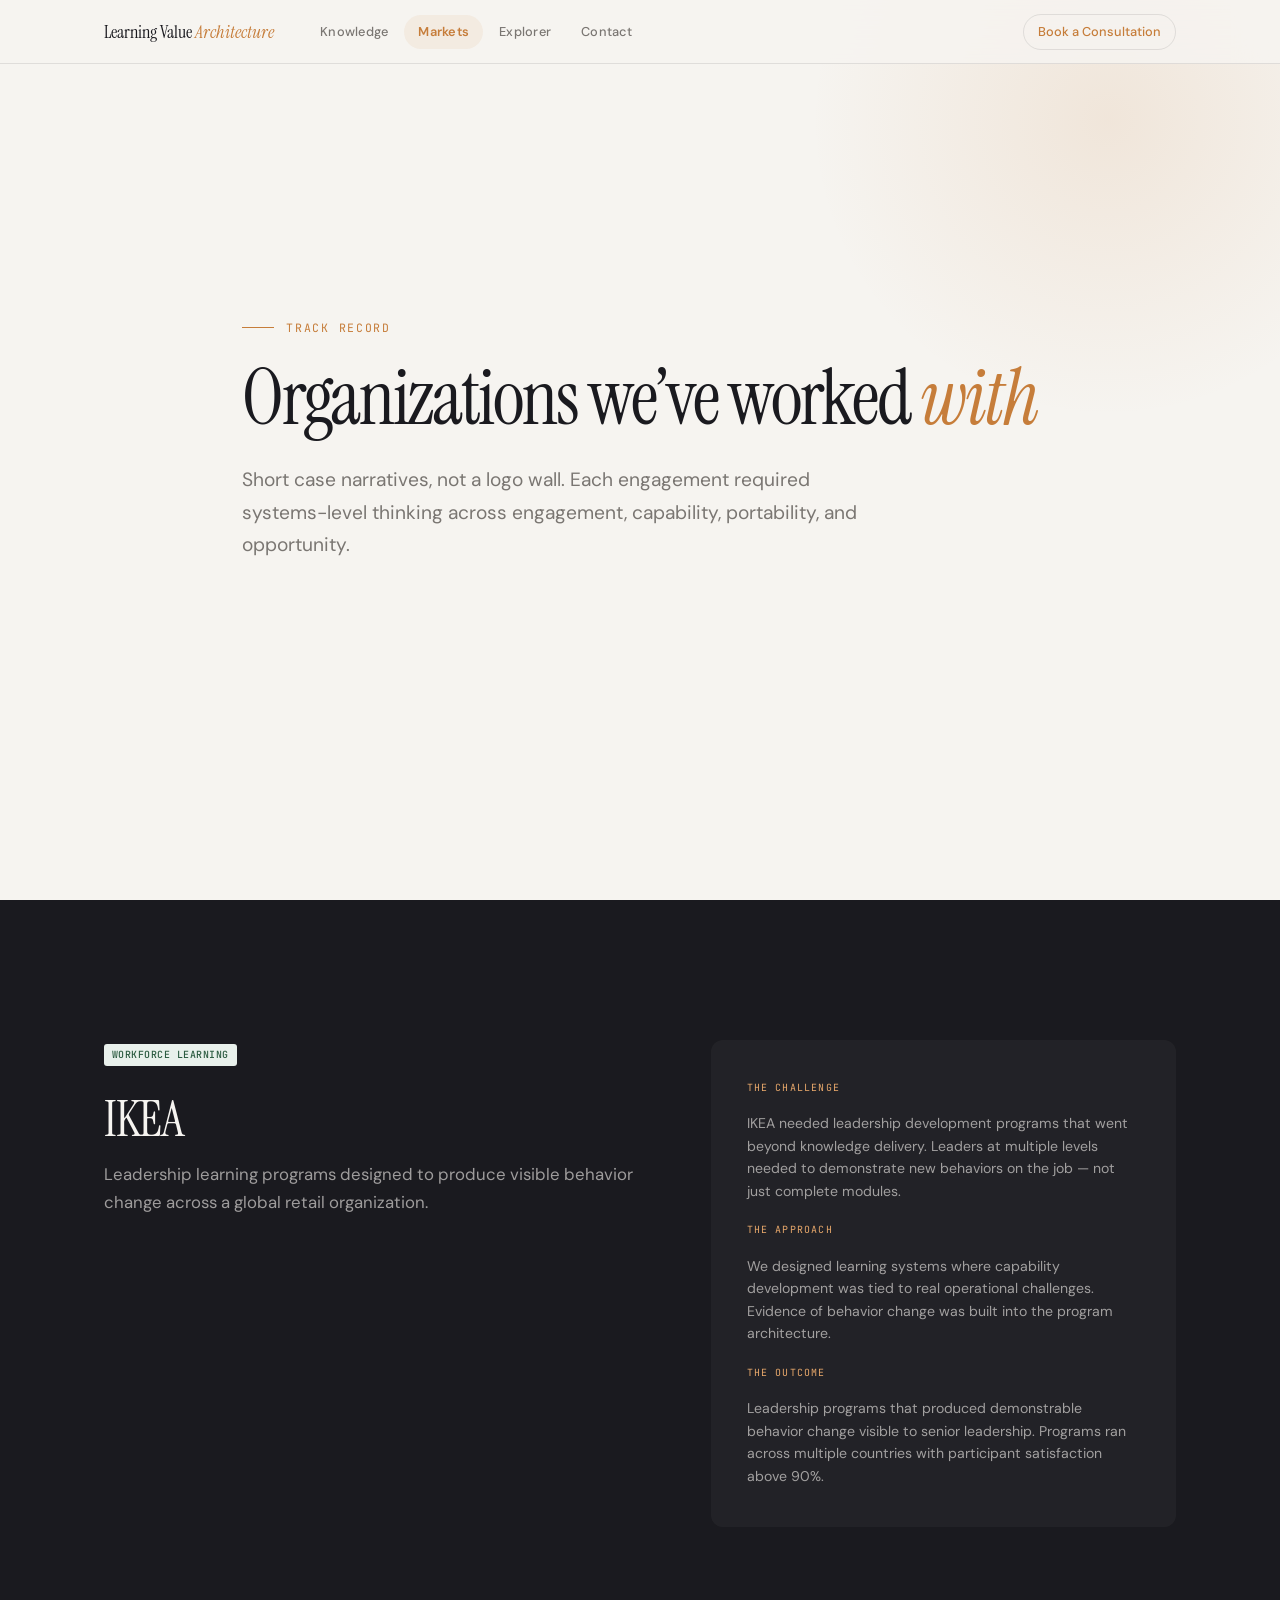
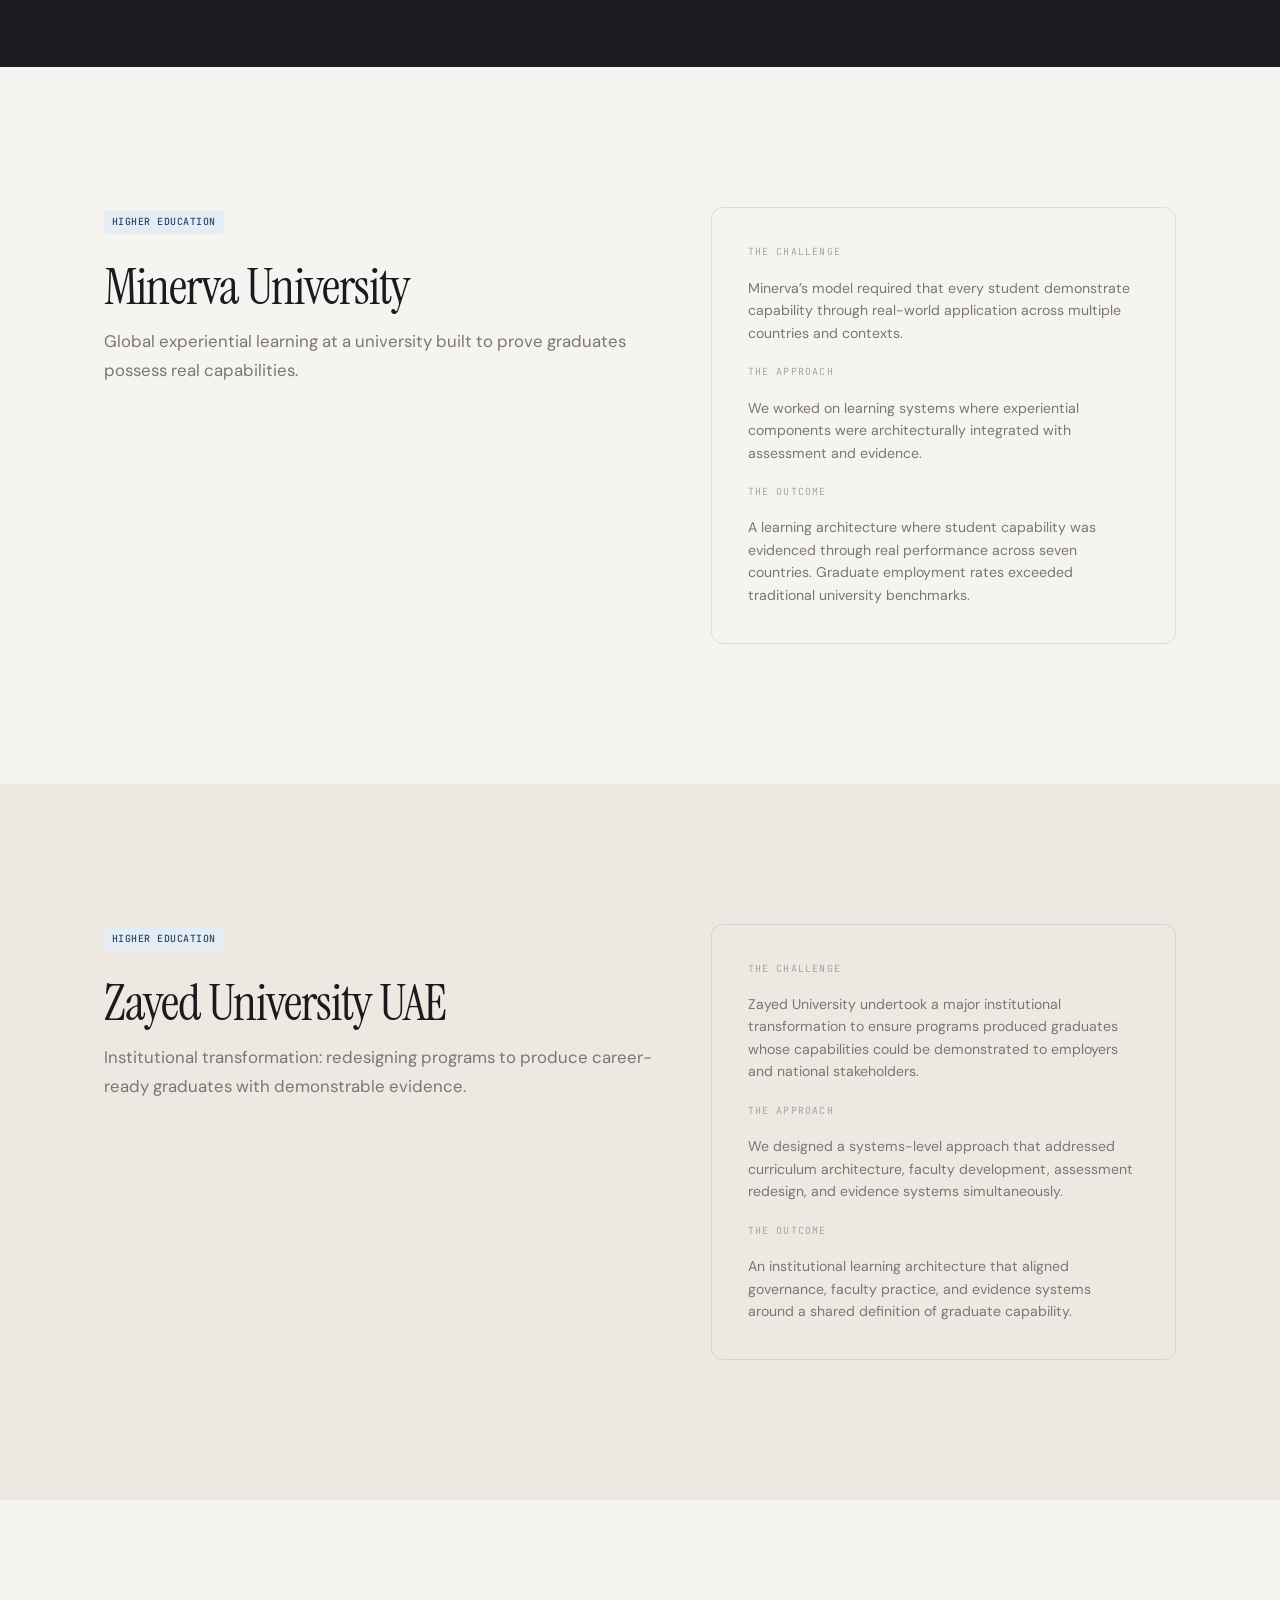
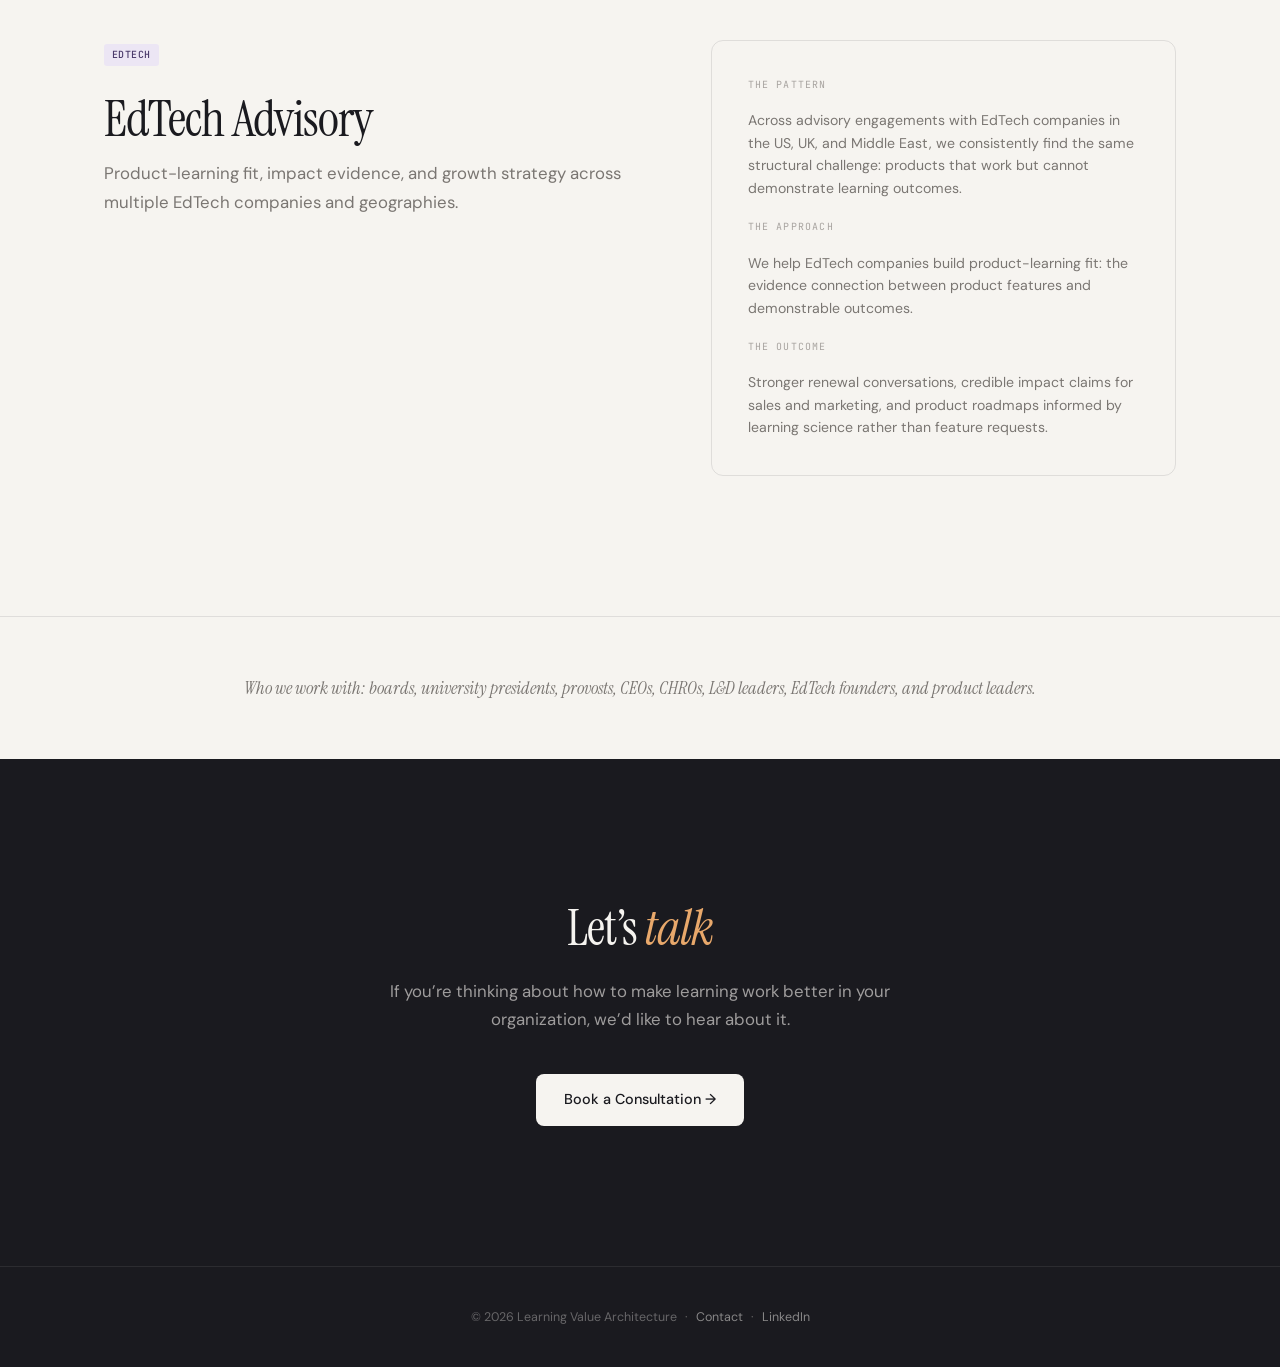
<file: track-record.html>
<!DOCTYPE html>
<html lang="en">
<head>
  <meta charset="UTF-8">
  <meta name="viewport" content="width=device-width, initial-scale=1.0">
  <title>Track Record | Learning Value Architecture</title>
  <meta name="description" content="Case narratives from IKEA, Minerva University, Zayed University, and EdTech advisory engagements. Systems-level thinking across engagement, capability, portability, and opportunity.">
  <link rel="canonical" href="https://learningvaluearchitecture.com/track-record.html">
  <link rel="icon" href="favicon.svg" type="image/svg+xml">
  <meta property="og:title" content="Track Record | Learning Value Architecture">
  <meta property="og:description" content="Case narratives from IKEA, Minerva, Zayed University, and EdTech advisory engagements.">
  <meta property="og:type" content="website">
  <meta property="og:url" content="https://learningvaluearchitecture.com/track-record.html">
  <meta name="twitter:card" content="summary">
  <meta name="twitter:title" content="Track Record | Learning Value Architecture">
  <meta name="twitter:description" content="Case narratives from IKEA, Minerva, Zayed University, and EdTech advisory engagements.">
  <link rel="preconnect" href="https://fonts.googleapis.com">
  <link rel="preconnect" href="https://fonts.gstatic.com" crossorigin>
  <link href="https://fonts.googleapis.com/css2?family=DM+Sans:wght@300;400;500;600&family=Instrument+Serif:ital@0;1&family=JetBrains+Mono:wght@400;500&display=swap" rel="stylesheet">
  <link rel="stylesheet" href="css/variables.css">
  <link rel="stylesheet" href="css/reset.css">
  <link rel="stylesheet" href="css/base.css">
  <link rel="stylesheet" href="css/layout.css">
  <link rel="stylesheet" href="css/components.css">
  <link rel="stylesheet" href="css/utilities.css">
</head>
<body>

  <a href="#main" class="sr-only">Skip to main content</a>

  <header class="nav">
    <div class="nav__inner">
      <a href="/" class="nav__logo">Learning Value <em>Architecture</em></a>
      <nav class="nav__links" id="nav-links">
        <a href="how-we-work.html">Knowledge</a>
        <a href="track-record.html" aria-current="page">Markets</a>
        <a href="LVA-Explorer.html">Explorer</a>
        <a href="contact.html">Contact</a>
      </nav>
      <a href="contact.html" class="nav__cta">Book a Consultation</a>
      <button type="button" class="nav__toggle" id="nav-toggle" aria-label="Toggle menu" aria-expanded="false">
        <span></span><span></span><span></span>
      </button>
    </div>
  </header>

  <main id="main">

    <!-- HERO -->
    <section class="hero">
      <div class="container">
        <div class="section-label animate-in">
          <span class="section-label__dash"></span>
          <span class="section-label__text">Track Record</span>
        </div>
        <h1 class="animate-in">Organizations we&rsquo;ve worked <em>with</em></h1>
        <p class="subtitle animate-in" style="max-width: 640px;">Short case narratives, not a logo wall. Each engagement required systems-level thinking across engagement, capability, portability, and opportunity.</p>
      </div>
    </section>

    <!-- IKEA (Dark) -->
    <section class="section section--dark">
      <div class="container">
        <div class="split-market animate-in stagger-2">
          <div>
            <span class="tag animate-in stagger-0" style="background: var(--tier1-bg); color: var(--tier1-text); margin-bottom: 24px; display: inline-flex;">Workforce Learning</span>
            <h2 style="color: var(--text-light); margin-bottom: 12px;">IKEA</h2>
            <p style="color: rgba(246, 244, 240, 0.6); font-size: 1.05rem; line-height: 1.7;">Leadership learning programs designed to produce visible behavior change across a global retail organization.</p>
          </div>
          <div class="stat-card" style="border-radius: 12px;">
            <p class="step-card__number" style="color: var(--copper-light); margin-bottom: 16px;">The Challenge</p>
            <p class="stat-card__body" style="margin-bottom: 20px;">IKEA needed leadership development programs that went beyond knowledge delivery. Leaders at multiple levels needed to demonstrate new behaviors on the job &mdash; not just complete modules.</p>
            <p class="step-card__number" style="color: var(--copper-light); margin-bottom: 16px;">The Approach</p>
            <p class="stat-card__body" style="margin-bottom: 20px;">We designed learning systems where capability development was tied to real operational challenges. Evidence of behavior change was built into the program architecture.</p>
            <p class="step-card__number" style="color: var(--copper-light); margin-bottom: 16px;">The Outcome</p>
            <p class="stat-card__body">Leadership programs that produced demonstrable behavior change visible to senior leadership. Programs ran across multiple countries with participant satisfaction above 90%.</p>
          </div>
        </div>
      </div>
    </section>

    <!-- MINERVA -->
    <section class="section">
      <div class="container">
        <div class="split-market animate-in stagger-2">
          <div>
            <span class="tag" style="background: var(--tier2-bg); color: var(--tier2-text); margin-bottom: 24px; display: inline-flex;">Higher Education</span>
            <h2 style="margin-bottom: 12px;">Minerva University</h2>
            <p style="color: var(--text-muted); font-size: 1.05rem; line-height: 1.7;">Global experiential learning at a university built to prove graduates possess real capabilities.</p>
          </div>
          <div style="border: 1px solid var(--border-light); border-radius: 12px; padding: 36px;">
            <p class="step-card__number" style="margin-bottom: 16px;">The Challenge</p>
            <p class="card__text" style="margin-bottom: 20px;">Minerva&rsquo;s model required that every student demonstrate capability through real-world application across multiple countries and contexts.</p>
            <p class="step-card__number" style="margin-bottom: 16px;">The Approach</p>
            <p class="card__text" style="margin-bottom: 20px;">We worked on learning systems where experiential components were architecturally integrated with assessment and evidence.</p>
            <p class="step-card__number" style="margin-bottom: 16px;">The Outcome</p>
            <p class="card__text">A learning architecture where student capability was evidenced through real performance across seven countries. Graduate employment rates exceeded traditional university benchmarks.</p>
          </div>
        </div>
      </div>
    </section>

    <!-- ZAYED (Warm accent) -->
    <section class="section section--warm-accent">
      <div class="container">
        <div class="split-market animate-in stagger-2">
          <div>
            <span class="tag" style="background: var(--tier2-bg); color: var(--tier2-text); margin-bottom: 24px; display: inline-flex;">Higher Education</span>
            <h2 style="margin-bottom: 12px;">Zayed University UAE</h2>
            <p style="color: var(--text-muted); font-size: 1.05rem; line-height: 1.7;">Institutional transformation: redesigning programs to produce career-ready graduates with demonstrable evidence.</p>
          </div>
          <div style="border: 1px solid var(--border-light); border-radius: 12px; padding: 36px; background: var(--bg-warm-accent);">
            <p class="step-card__number" style="margin-bottom: 16px;">The Challenge</p>
            <p class="card__text" style="margin-bottom: 20px;">Zayed University undertook a major institutional transformation to ensure programs produced graduates whose capabilities could be demonstrated to employers and national stakeholders.</p>
            <p class="step-card__number" style="margin-bottom: 16px;">The Approach</p>
            <p class="card__text" style="margin-bottom: 20px;">We designed a systems-level approach that addressed curriculum architecture, faculty development, assessment redesign, and evidence systems simultaneously.</p>
            <p class="step-card__number" style="margin-bottom: 16px;">The Outcome</p>
            <p class="card__text">An institutional learning architecture that aligned governance, faculty practice, and evidence systems around a shared definition of graduate capability.</p>
          </div>
        </div>
      </div>
    </section>

    <!-- EDTECH ADVISORY -->
    <section class="section">
      <div class="container">
        <div class="split-market animate-in stagger-2">
          <div>
            <span class="tag" style="background: var(--tier3-bg); color: var(--tier3-text); margin-bottom: 24px; display: inline-flex;">EdTech</span>
            <h2 style="margin-bottom: 12px;">EdTech Advisory</h2>
            <p style="color: var(--text-muted); font-size: 1.05rem; line-height: 1.7;">Product-learning fit, impact evidence, and growth strategy across multiple EdTech companies and geographies.</p>
          </div>
          <div style="border: 1px solid var(--border-light); border-radius: 12px; padding: 36px;">
            <p class="step-card__number" style="margin-bottom: 16px;">The Pattern</p>
            <p class="card__text" style="margin-bottom: 20px;">Across advisory engagements with EdTech companies in the US, UK, and Middle East, we consistently find the same structural challenge: products that work but cannot demonstrate learning outcomes.</p>
            <p class="step-card__number" style="margin-bottom: 16px;">The Approach</p>
            <p class="card__text" style="margin-bottom: 20px;">We help EdTech companies build product-learning fit: the evidence connection between product features and demonstrable outcomes.</p>
            <p class="step-card__number" style="margin-bottom: 16px;">The Outcome</p>
            <p class="card__text">Stronger renewal conversations, credible impact claims for sales and marketing, and product roadmaps informed by learning science rather than feature requests.</p>
          </div>
        </div>
      </div>
    </section>

    <!-- WHO WE WORK WITH -->
    <section style="padding: 56px 0; border-top: 1px solid var(--border-light);">
      <div class="container text-center">
        <p class="tagline-centered animate-in stagger-2" style="padding: 0;">
          <span style="font-family: var(--font-display); font-size: 1.15rem; font-style: italic; color: var(--text-muted);">Who we work with: boards, university presidents, provosts, CEOs, CHROs, L&amp;D leaders, EdTech founders, and product leaders.</span>
        </p>
      </div>
    </section>

    <!-- CTA (Dark) -->
    <section class="cta-footer">
      <div class="container--narrow">
        <h2 class="animate-in stagger-2">Let&rsquo;s <em>talk</em></h2>
        <p class="animate-in stagger-3">If you&rsquo;re thinking about how to make learning work better in your organization, we&rsquo;d like to hear about it.</p>
        <div class="cta-footer__actions animate-in stagger-5">
          <a href="contact.html" class="btn-light">Book a Consultation &rarr;</a>
        </div>
      </div>
    </section>

  </main>

  <footer>
    <div class="footer__inner">
      <span>&copy; 2026 Learning Value Architecture</span>
      <span>&middot;</span>
      <a href="contact.html">Contact</a>
      <span>&middot;</span>
      <a href="https://linkedin.com" target="_blank" rel="noopener noreferrer">LinkedIn</a>
    </div>
  </footer>

  <noscript>
    <style>
      .animate-in { opacity: 1; filter: none; transform: none; }
    </style>
  </noscript>
  <script src="js/main.js" defer></script>
  <script src="js/animations.js" defer></script>
</body>
</html>
</file>
<file: css/variables.css>
:root {
  /* Backgrounds */
  --bg-warm:        #f6f4f0;
  --bg-warm-accent: #ede9e2;
  --bg-dark:        #1a1a1f;
  --bg-white:       #ffffff;
  --bg-card-dark:   rgba(246, 244, 240, 0.04);

  /* Text */
  --text-primary:   #1a1a1f;
  --text-light:     #f6f4f0;
  --text-muted:     #7a7672;
  --text-muted-light: #a8a4a0;

  /* Accent — Copper/Gold */
  --copper:         #c67d3a;
  --copper-light:   #e8a86b;
  --copper-warm:    #c67d3a;

  /* Tier Colors */
  --tier1-bg:       #e8f0eb;
  --tier1-text:     #2a5a3f;
  --tier2-bg:       #e4ecf4;
  --tier2-text:     #2a4a6a;
  --tier3-bg:       #ece6f4;
  --tier3-text:     #4a3a6a;

  /* Dimension Diamond Icons */
  --dim-engagement: #2a5a3f;
  --dim-capability: #2a4a6a;
  --dim-evidence:   #4a3a6a;

  /* Borders & Dividers */
  --border-light:   rgba(26, 26, 31, 0.1);
  --border-strong:  rgba(26, 26, 31, 0.2);

  /* Header */
  --header-bg:      rgba(246, 244, 240, 0.85);

  /* Typography */
  --font-display: 'Instrument Serif', Georgia, serif;
  --font-body: 'DM Sans', system-ui, -apple-system, sans-serif;
  --font-mono: 'JetBrains Mono', ui-monospace, SFMono-Regular, Menlo, monospace;

  /* Easing */
  --ease-smooth: cubic-bezier(0.16, 1, 0.3, 1);

  /* Layout */
  --max-width: 1200px;
  --max-width-narrow: 840px;
}
</file>
<file: css/base.css>
body {
  font-family: var(--font-body);
  font-size: 1rem;
  line-height: 1.65;
  color: var(--text-primary);
  background-color: var(--bg-warm);
  -webkit-font-smoothing: antialiased;
  -moz-osx-font-smoothing: grayscale;
}

h1 {
  font-family: var(--font-display);
  font-size: clamp(2.8rem, 6vw, 5.2rem);
  font-weight: 400;
  line-height: 1.08;
  letter-spacing: -0.03em;
  color: var(--text-primary);
}

h2 {
  font-family: var(--font-display);
  font-size: clamp(2rem, 4vw, 3.2rem);
  font-weight: 400;
  line-height: 1.12;
  letter-spacing: -0.02em;
  color: var(--text-primary);
}

h3 {
  font-family: var(--font-display);
  font-size: 1.5rem;
  font-weight: 400;
  line-height: 1.25;
  color: var(--text-primary);
}

h4 {
  font-family: var(--font-display);
  font-size: 1.25rem;
  font-weight: 400;
  line-height: 1.3;
  color: var(--text-primary);
}

p {
  color: var(--text-muted);
  line-height: 1.65;
}

strong {
  font-weight: 600;
}

/* Italic accent pattern */
h1 em, h2 em, h3 em, h4 em {
  font-family: var(--font-display);
  font-style: italic;
  color: var(--copper);
  font-weight: 400;
}

/* Dark section heading accents */
.dark-section h2 em,
.section--dark h2 em {
  color: var(--copper-light);
}

.dark-section h2,
.section--dark h2 {
  color: var(--text-light);
}
</file>
<file: css/layout.css>
.container {
  max-width: var(--max-width);
  margin: 0 auto;
  padding: 0 clamp(24px, 5vw, 80px);
}

.container--narrow {
  max-width: var(--max-width-narrow);
  margin: 0 auto;
  padding: 0 clamp(24px, 5vw, 80px);
}

/* Sections */
section, .section {
  padding: clamp(80px, 12vw, 140px) 0;
}

.section--dark {
  background-color: var(--bg-dark);
  color: var(--text-light);
}

.section--dark p {
  color: rgba(246, 244, 240, 0.6);
}

.section--white {
  background-color: var(--bg-white);
}

.section--warm-accent {
  background: var(--bg-warm-accent);
}

/* Grid patterns */
.grid-3 {
  display: grid;
  grid-template-columns: repeat(3, minmax(0, 1fr));
  gap: 2px;
}

.grid-2 {
  display: grid;
  grid-template-columns: repeat(2, minmax(0, 1fr));
  gap: 2px;
}

.grid-4 {
  display: grid;
  grid-template-columns: repeat(4, minmax(0, 1fr));
  gap: 12px;
}

.grid-2x2 {
  display: grid;
  grid-template-columns: repeat(2, minmax(0, 1fr));
  gap: 2px;
  background: var(--border-light);
  border-radius: 12px;
  overflow: hidden;
}

.product-grid {
  display: grid;
  grid-template-columns: repeat(auto-fit, minmax(270px, 1fr));
  gap: 16px;
}

.split-market {
  display: grid;
  grid-template-columns: 1.2fr 1fr;
  gap: 48px;
}

.split-about {
  display: grid;
  grid-template-columns: 1fr 1.5fr;
  gap: 64px;
}

/* Legacy grid support */
.grid {
  display: grid;
  gap: 16px;
}

.grid--2 {
  grid-template-columns: repeat(2, 1fr);
}

.grid--3 {
  grid-template-columns: repeat(3, 1fr);
}

.grid--4 {
  grid-template-columns: repeat(4, 1fr);
}

/* Flex helpers */
.flex {
  display: flex;
}

.flex--center {
  align-items: center;
}

.flex--between {
  justify-content: space-between;
}

.flex--wrap {
  flex-wrap: wrap;
}

.flex--gap-sm {
  gap: 8px;
}

.flex--gap-md {
  gap: 16px;
}

.flex--gap-lg {
  gap: 24px;
}

/* Responsive */
@media (max-width: 1023px) {
  .grid-3,
  .grid-2x2,
  .grid-4,
  .split-about,
  .split-market,
  .split-layout,
  .grid--3,
  .grid--4 {
    grid-template-columns: 1fr;
  }
}

@media (max-width: 768px) {
  .grid-2,
  .grid--2 {
    grid-template-columns: 1fr;
  }
}
</file>
<file: css/components.css>
/* ==========================================
   SECTION LABELS (Pre-heading pattern)
   ========================================== */
.section-label {
  display: flex;
  align-items: center;
  gap: 12px;
  margin-bottom: 20px;
}

.section-label__dash {
  width: 24px;
  height: 1px;
  background: var(--copper);
  flex-shrink: 0;
}

.section-label__text {
  font-family: var(--font-mono);
  font-size: 0.7rem;
  letter-spacing: 0.15em;
  text-transform: uppercase;
  color: var(--copper);
  font-weight: 400;
}

/* Dark section labels */
.section--dark .section-label__dash { background: var(--copper-light); }
.section--dark .section-label__text { color: var(--copper-light); }

/* Section lead text */
.section-lead {
  font-size: 1.05rem;
  color: var(--text-muted);
  line-height: 1.7;
  max-width: 740px;
  margin-bottom: 56px;
}

/* ==========================================
   NAVIGATION / HEADER
   ========================================== */
header, .nav {
  position: fixed;
  top: 0;
  left: 0;
  right: 0;
  z-index: 120;
  background: var(--header-bg);
  backdrop-filter: blur(20px);
  -webkit-backdrop-filter: blur(20px);
  border-bottom: 1px solid var(--border-light);
  transition: box-shadow 0.3s ease;
  box-sizing: border-box;
  height: 64px;
}

header.is-scrolled, .nav.is-scrolled {
  box-shadow: 0 1px 12px rgba(0, 0, 0, 0.06);
}

.nav__inner {
  max-width: var(--max-width);
  margin: 0 auto;
  padding: 0 clamp(24px, 5vw, 80px);
  display: flex;
  align-items: center;
  justify-content: space-between;
  height: 64px;
}

/* Logo — matches Explorer .site-logo */
.nav__logo {
  font-family: var(--font-display);
  font-size: 1.15rem;
  font-weight: 400;
  color: var(--text-primary);
  text-decoration: none;
  white-space: nowrap;
  margin-right: 32px;
}

.nav__logo em {
  font-style: italic;
  color: var(--copper);
}

/* Nav links — matches Explorer .nav-tab style */
.nav__links {
  display: flex;
  gap: 2px;
  align-items: center;
  flex: 1;
}

.nav__links a {
  font-family: var(--font-body);
  font-size: 0.8rem;
  font-weight: 500;
  letter-spacing: 0.02em;
  color: var(--text-muted);
  text-decoration: none;
  padding: 6px 14px;
  border-radius: 100px;
  transition: all 0.2s ease;
  white-space: nowrap;
}

.nav__links a:hover {
  color: var(--text-primary);
  background: rgba(198, 125, 58, 0.08);
}

.nav__links a[aria-current="page"] {
  color: var(--copper);
  background: rgba(198, 125, 58, 0.08);
  font-weight: 600;
}

/* CTA in nav — matches Explorer .back-link style */
.nav__cta {
  font-family: var(--font-body);
  font-size: 0.8rem;
  font-weight: 500;
  color: var(--copper);
  background: transparent;
  padding: 6px 14px;
  border-radius: 100px;
  border: 1px solid var(--border-light);
  text-decoration: none;
  transition: all 0.2s ease;
  white-space: nowrap;
  margin-left: auto;
}

.nav__cta:hover {
  background: rgba(198, 125, 58, 0.08);
  border-color: var(--copper);
}

/* Mobile nav toggle */
.nav__toggle {
  display: none;
  flex-direction: column;
  justify-content: center;
  gap: 5px;
  background: none;
  border: none;
  cursor: pointer;
  padding: 8px;
}

.nav__toggle span {
  display: block;
  width: 20px;
  height: 2px;
  background: var(--text-primary);
  transition: 0.2s ease;
}

@media (max-width: 768px) {
  .nav__toggle { display: flex; }
  .nav__links {
    position: fixed;
    top: 64px;
    left: 0; right: 0; bottom: 0;
    background: var(--bg-warm);
    flex-direction: column;
    padding: 40px;
    gap: 8px;
    transform: translateX(100%);
    transition: transform 0.35s ease;
  }
  .nav__links.open { transform: translateX(0); }
  .nav__links a {
    font-size: 1rem;
    padding: 10px 14px;
    border-radius: 8px;
  }
  .nav__cta { margin-left: 0; }
}

@media (min-width: 769px) and (max-width: 1023px) {
  .nav__links { gap: 20px; }
}

/* ==========================================
   BUTTONS
   ========================================== */
.btn-primary {
  display: inline-flex;
  align-items: center;
  gap: 8px;
  font-family: var(--font-body);
  font-size: 0.9rem;
  font-weight: 500;
  color: var(--bg-warm);
  background: var(--text-primary);
  padding: 14px 28px;
  border-radius: 8px;
  border: none;
  cursor: pointer;
  text-decoration: none;
  transition: all 0.25s var(--ease-smooth);
}

.btn-primary:hover {
  background: var(--copper);
  transform: translateY(-1px);
}

.btn-secondary {
  display: inline-flex;
  align-items: center;
  gap: 8px;
  font-family: var(--font-body);
  font-size: 0.9rem;
  font-weight: 500;
  color: var(--text-primary);
  background: transparent;
  padding: 14px 28px;
  border-radius: 8px;
  border: 1.5px solid var(--border-strong);
  cursor: pointer;
  text-decoration: none;
  transition: all 0.25s var(--ease-smooth);
}

.btn-secondary:hover {
  border-color: var(--copper);
  color: var(--copper);
}

/* Ghost-light on dark backgrounds */
.section--dark .btn-secondary,
.btn-ghost-light {
  background: transparent;
  color: var(--bg-warm);
  border: 1.5px solid rgba(246, 244, 240, 0.25);
}

.section--dark .btn-secondary:hover,
.btn-ghost-light:hover {
  border-color: var(--copper-light);
  color: var(--copper-light);
}

/* Light button (on dark bg, solid light) */
.btn-light {
  display: inline-flex;
  align-items: center;
  gap: 8px;
  font-family: var(--font-body);
  font-size: 0.9rem;
  font-weight: 500;
  background: var(--bg-warm);
  color: var(--text-primary);
  padding: 14px 28px;
  border-radius: 8px;
  border: none;
  cursor: pointer;
  text-decoration: none;
  transition: all 0.25s var(--ease-smooth);
}

.btn-light:hover {
  background: var(--copper-light);
  color: var(--text-primary);
}

/* Legacy btn classes for backward compat */
.btn {
  display: inline-flex;
  align-items: center;
  justify-content: center;
  font-family: var(--font-body);
  font-size: 0.9rem;
  font-weight: 500;
  padding: 14px 28px;
  border-radius: 8px;
  border: 1.5px solid transparent;
  cursor: pointer;
  transition: all 0.25s var(--ease-smooth);
  white-space: nowrap;
  text-decoration: none;
}

.btn--primary {
  background: var(--text-primary);
  color: var(--bg-warm);
  border-color: var(--text-primary);
}

.btn--primary:hover {
  background: var(--copper);
  border-color: var(--copper);
  transform: translateY(-1px);
}

.btn--cta {
  background: var(--text-primary);
  color: var(--bg-warm);
  border-color: var(--text-primary);
}

.btn--cta:hover {
  background: var(--copper);
  border-color: var(--copper);
}

.btn--outline {
  background: transparent;
  color: var(--text-primary);
  border-color: var(--border-strong);
}

.btn--outline:hover {
  border-color: var(--copper);
  color: var(--copper);
}

.btn--ghost {
  background: transparent;
  color: var(--text-primary);
  border-color: transparent;
  padding-left: 0;
  padding-right: 0;
}

.btn--ghost:hover {
  color: var(--copper);
}

.btn--ghost::after {
  content: ' \2192';
}

.btn--sm {
  padding: 8px 20px;
  font-size: 0.8rem;
}

.btn--white {
  background: var(--bg-warm);
  color: var(--text-primary);
  border-color: var(--bg-warm);
}

.btn--white:hover {
  background: var(--copper-light);
  border-color: var(--copper-light);
  color: var(--text-primary);
}

.btn--outline-white {
  background: transparent;
  color: var(--bg-warm);
  border-color: rgba(246, 244, 240, 0.25);
}

.btn--outline-white:hover {
  border-color: var(--copper-light);
  color: var(--copper-light);
}

/* ==========================================
   TAB PILLS
   ========================================== */
.tabs {
  display: flex;
  gap: 4px;
  flex-wrap: wrap;
}

.tab-pills {
  display: flex;
  gap: 4px;
  background: var(--bg-warm);
  padding: 4px;
  border-radius: 10px;
  width: fit-content;
  margin-bottom: 56px;
}

.tab-pill {
  font-family: var(--font-body);
  font-size: 0.85rem;
  font-weight: 500;
  padding: 12px 24px;
  border-radius: 8px;
  border: none;
  cursor: pointer;
  color: var(--text-muted);
  background: transparent;
  white-space: nowrap;
  transition: all 0.25s var(--ease-smooth);
}

.tab-pill:hover {
  color: var(--text-primary);
}

.tab-pill.is-active {
  background: var(--text-primary);
  color: var(--bg-warm);
  box-shadow: 0 2px 8px rgba(0, 0, 0, 0.15);
}

.tab-panel {
  display: none;
}

.tab-panel.is-active {
  display: block;
}

@media (max-width: 768px) {
  .tab-pills {
    width: 100%;
    flex-direction: column;
  }
}

/* ==========================================
   CARDS — GENERAL
   ========================================== */
.card {
  padding: 32px 28px;
  border-radius: 12px;
}

.card--bordered {
  border: 1px solid var(--border-light);
  background: var(--bg-warm);
}

.card--bordered:hover {
  border-color: var(--copper);
  transform: translateY(-2px);
  box-shadow: 0 8px 32px rgba(198, 125, 58, 0.08);
  transition: all 0.25s var(--ease-smooth);
}

.card__label {
  font-family: var(--font-mono);
  font-size: 0.65rem;
  letter-spacing: 0.15em;
  text-transform: uppercase;
  color: var(--text-muted-light);
  margin-bottom: 16px;
  font-weight: 400;
}

.card__title {
  font-family: var(--font-display);
  font-size: 1.25rem;
  font-weight: 400;
  margin-bottom: 10px;
  color: var(--text-primary);
}

.card__text {
  font-family: var(--font-body);
  font-size: 0.88rem;
  color: var(--text-muted);
  line-height: 1.6;
}

/* ==========================================
   STAT CARDS (Dark Section)
   ========================================== */
.stat-card {
  background: var(--bg-card-dark);
  padding: 40px 36px;
  transition: background 0.25s var(--ease-smooth);
}

.stat-card:hover {
  background: rgba(246, 244, 240, 0.07);
}

.stat-card__number {
  font-family: var(--font-display);
  font-size: 3rem;
  color: var(--copper-light);
  line-height: 1;
  margin-bottom: 12px;
}

.stat-card__headline {
  font-family: var(--font-body);
  font-size: 1rem;
  font-weight: 600;
  color: var(--text-light);
  margin-bottom: 12px;
}

.stat-card__body {
  font-family: var(--font-body);
  font-size: 0.88rem;
  color: rgba(246, 244, 240, 0.55);
  line-height: 1.6;
}

/* Stats on light background */
.stat__value {
  font-family: var(--font-display);
  font-size: 1.6rem;
  font-weight: 400;
  color: var(--copper);
  min-width: 72px;
  line-height: 1;
  margin-bottom: 8px;
}

.stat__label {
  font-family: var(--font-body);
  font-size: 0.85rem;
  color: var(--text-muted);
}

/* ==========================================
   DIMENSION CARDS (3-column framework)
   ========================================== */
.dimensions-container {
  border: 1px solid var(--border-light);
  border-radius: 12px;
  overflow: hidden;
  display: grid;
  grid-template-columns: repeat(3, minmax(0, 1fr));
}

.dimension-card {
  padding: 48px 36px;
  border-right: 1px solid var(--border-light);
  transition: background 0.25s var(--ease-smooth);
}

.dimension-card:last-child {
  border-right: none;
}

.dimension-card:hover {
  background: #fff;
}

.dimension-card__label {
  font-family: var(--font-mono);
  font-size: 0.65rem;
  letter-spacing: 0.15em;
  text-transform: uppercase;
  color: var(--text-muted-light);
  margin-bottom: 20px;
}

.dimension-card__icon {
  width: 48px;
  height: 48px;
  border-radius: 12px;
  display: inline-flex;
  align-items: center;
  justify-content: center;
  margin-bottom: 24px;
  font-size: 1.2rem;
}

.dimension-card__icon--engagement {
  background: var(--tier1-bg);
  color: var(--tier1-text);
}

.dimension-card__icon--capability {
  background: var(--tier2-bg);
  color: var(--tier2-text);
}

.dimension-card__icon--evidence {
  background: var(--tier3-bg);
  color: var(--tier3-text);
}

.dimension-card__icon--opportunity {
  background: var(--tier3-bg);
  color: var(--tier3-text);
}

.dimension-card__title {
  font-family: var(--font-display);
  font-size: 1.5rem;
  margin-bottom: 14px;
  line-height: 1.25;
}

.dimension-card__description {
  font-family: var(--font-body);
  font-size: 0.9rem;
  color: var(--text-muted);
  line-height: 1.7;
  margin-bottom: 20px;
}

.dimension-card__examples {
  font-family: var(--font-mono);
  font-size: 0.72rem;
  color: var(--text-muted-light);
  line-height: 1.8;
}

.dimension-card__examples span {
  display: block;
}

.dimension-card__examples span::before {
  content: '\2193 ';
}

@media (max-width: 1023px) {
  .dimensions-container {
    grid-template-columns: 1fr;
  }
  .dimension-card {
    border-right: none;
    border-bottom: 1px solid var(--border-light);
  }
  .dimension-card:last-child {
    border-bottom: none;
  }
}

/* ==========================================
   SERVICE CARDS (Tier-labeled)
   ========================================== */
.service-card {
  border: 1px solid var(--border-light);
  border-radius: 12px;
  padding: 32px 28px;
  background: var(--bg-warm);
  transition: all 0.25s var(--ease-smooth);
}

.service-card:hover {
  border-color: var(--copper);
  transform: translateY(-2px);
  box-shadow: 0 8px 32px rgba(198, 125, 58, 0.08);
}

.service-card__tier-badge {
  display: inline-block;
  font-family: var(--font-mono);
  font-size: 0.62rem;
  letter-spacing: 0.12em;
  text-transform: uppercase;
  padding: 4px 10px;
  border-radius: 4px;
  margin-bottom: 16px;
}

.service-card__tier-badge--t1 {
  background: var(--tier1-bg);
  color: var(--tier1-text);
}

.service-card__tier-badge--t2 {
  background: var(--tier2-bg);
  color: var(--tier2-text);
}

.service-card__tier-badge--t3 {
  background: var(--tier3-bg);
  color: var(--tier3-text);
}

.service-card__title {
  font-family: var(--font-display);
  font-size: 1.25rem;
  margin-bottom: 10px;
}

.service-card__description {
  font-family: var(--font-body);
  font-size: 0.88rem;
  color: var(--text-muted);
  margin-bottom: 18px;
  line-height: 1.6;
}

.service-card__price {
  font-family: var(--font-mono);
  font-size: 0.78rem;
  color: var(--copper);
  margin-bottom: 6px;
}

.service-card__format {
  font-size: 0.78rem;
  color: var(--text-muted-light);
}

/* ==========================================
   OFFERING TABLE (Structured Tier Rows)
   ========================================== */
.offering-table {
  border: 1px solid rgba(26, 26, 31, 0.08);
  border-radius: 12px;
  overflow: hidden;
}

.offering-table__tier-header {
  padding: 16px 36px;
  font-family: var(--font-mono);
  font-size: 0.7rem;
  font-weight: 500;
  letter-spacing: 0.12em;
  text-transform: uppercase;
}

.offering-table__tier-header--t1 {
  background: var(--tier1-bg);
  color: var(--tier1-text);
}

.offering-table__tier-header--t2 {
  background: var(--tier2-bg);
  color: var(--tier2-text);
}

.offering-table__tier-header--t3 {
  background: var(--tier3-bg);
  color: var(--tier3-text);
}

.offering-table__row {
  display: grid;
  grid-template-columns: 240px 1fr 180px 220px;
  gap: 20px;
  align-items: center;
  padding: 28px 36px;
  border-bottom: 1px solid var(--border-light);
  transition: background 0.2s;
}

.offering-table__row:last-child {
  border-bottom: none;
}

.offering-table__row:hover {
  background: rgba(246, 244, 240, 0.5);
}

.offering-table__name {
  font-family: var(--font-display);
  font-size: 1.1rem;
}

.offering-table__desc {
  font-family: var(--font-body);
  font-size: 0.85rem;
  color: var(--text-muted);
  line-height: 1.5;
}

.offering-table__price {
  font-family: var(--font-mono);
  font-size: 0.8rem;
  color: var(--copper);
  text-align: right;
}

.offering-table__markets {
  display: flex;
  gap: 6px;
  justify-content: flex-end;
  flex-wrap: wrap;
}

.market-badge {
  font-family: var(--font-mono);
  font-size: 0.62rem;
  letter-spacing: 0.05em;
  text-transform: uppercase;
  padding: 3px 8px;
  border-radius: 3px;
  background: var(--tier2-bg);
  color: var(--tier2-text);
}

@media (max-width: 1023px) {
  .offering-table__row {
    grid-template-columns: 1fr;
    gap: 8px;
  }
  .offering-table__price { text-align: left; }
  .offering-table__markets { justify-content: flex-start; }
}

/* ==========================================
   STEP CARDS (How We Work)
   ========================================== */
.step-cards {
  display: grid;
  grid-template-columns: repeat(4, minmax(0, 1fr));
  gap: 12px;
}

.step-card {
  border: 1px solid var(--border-light);
  border-radius: 12px;
  padding: 32px 28px;
  background: #fff;
  transition: all 0.25s var(--ease-smooth);
}

.step-card:hover {
  border-color: var(--copper);
  transform: translateY(-2px);
  box-shadow: 0 8px 32px rgba(198, 125, 58, 0.08);
}

.step-card__number {
  font-family: var(--font-mono);
  font-size: 0.62rem;
  letter-spacing: 0.12em;
  text-transform: uppercase;
  color: var(--text-muted-light);
  margin-bottom: 16px;
}

.step-card__title {
  font-family: var(--font-display);
  font-size: 1.15rem;
  margin-bottom: 8px;
}

.step-card__body {
  font-family: var(--font-body);
  font-size: 0.82rem;
  color: var(--text-muted);
  line-height: 1.6;
}

@media (max-width: 1023px) {
  .step-cards {
    grid-template-columns: repeat(2, 1fr);
  }
}

@media (max-width: 768px) {
  .step-cards {
    grid-template-columns: 1fr;
  }
}

/* Legacy steps class */
.steps {
  display: grid;
  grid-template-columns: repeat(4, 1fr);
  gap: 12px;
}

.step {
  border: 1px solid var(--border-light);
  border-radius: 12px;
  padding: 32px 28px;
  background: #fff;
}

.step:hover {
  border-color: var(--copper);
  transform: translateY(-2px);
  box-shadow: 0 8px 32px rgba(198, 125, 58, 0.08);
  transition: all 0.25s var(--ease-smooth);
}

.step__number {
  font-family: var(--font-mono);
  font-size: 0.62rem;
  letter-spacing: 0.12em;
  text-transform: uppercase;
  color: var(--text-muted-light);
  margin-bottom: 16px;
  font-weight: 400;
}

.step__title {
  font-family: var(--font-display);
  font-size: 1.15rem;
  font-weight: 400;
  margin-bottom: 8px;
}

.step__text {
  font-family: var(--font-body);
  font-size: 0.82rem;
  color: var(--text-muted);
  line-height: 1.6;
}

@media (max-width: 1023px) {
  .steps {
    grid-template-columns: repeat(2, 1fr);
  }
}

@media (max-width: 768px) {
  .steps {
    grid-template-columns: 1fr;
  }
}

/* ==========================================
   GAP CARDS (2x2 structural gap)
   ========================================== */
.gap-grid {
  display: grid;
  grid-template-columns: repeat(2, minmax(0, 1fr));
  gap: 2px;
  background: var(--border-light);
  border-radius: 12px;
  overflow: hidden;
}

.gap-card {
  padding: 44px 36px;
  background: var(--bg-warm-accent);
  transition: background 0.25s var(--ease-smooth);
}

.gap-card:hover {
  background: #e5e1d9;
}

.gap-card h3 {
  font-family: var(--font-display);
  font-size: 1.3rem;
  margin-bottom: 12px;
}

.gap-card p {
  font-size: 0.9rem;
  color: var(--text-muted);
  line-height: 1.7;
}

@media (max-width: 1023px) {
  .gap-grid {
    grid-template-columns: 1fr;
  }
}

/* ==========================================
   ABOUT SECTION (2-column)
   ========================================== */
.about-section {
  display: grid;
  grid-template-columns: 1fr 1.5fr;
  gap: 64px;
}

.about__name {
  font-family: var(--font-display);
  font-size: 2rem;
  margin-bottom: 8px;
}

.about__title {
  font-family: var(--font-body);
  font-size: 0.9rem;
  color: var(--copper);
  margin-bottom: 24px;
}

.about__credential-list {
  list-style: none;
  padding: 0;
  margin: 0;
}

.about__credential {
  font-family: var(--font-body);
  font-size: 0.82rem;
  color: var(--text-muted);
  padding: 8px 0;
  border-bottom: 1px solid var(--border-light);
}

.about__narrative p {
  font-family: var(--font-body);
  font-size: 1rem;
  line-height: 1.8;
  color: var(--text-muted);
  margin-bottom: 24px;
}

.about__narrative p:first-child {
  color: var(--text-primary);
}

@media (max-width: 1023px) {
  .about-section {
    grid-template-columns: 1fr;
    gap: 40px;
  }
}

/* ==========================================
   CTA FOOTER (Dark)
   ========================================== */
.cta-footer {
  background: var(--bg-dark);
  padding: clamp(80px, 12vw, 140px) 0;
  text-align: center;
}

.cta-footer h2 {
  font-family: var(--font-display);
  font-size: clamp(2rem, 4vw, 3.2rem);
  color: var(--text-light);
  margin-bottom: 20px;
}

.cta-footer h2 em {
  color: var(--copper-light);
}

.cta-footer p {
  color: rgba(246, 244, 240, 0.6);
  font-size: 1.05rem;
  max-width: 560px;
  margin: 0 auto 40px;
  line-height: 1.7;
}

.cta-footer__actions {
  display: flex;
  gap: 16px;
  justify-content: center;
  flex-wrap: wrap;
}

/* ==========================================
   MINIMAL FOOTER
   ========================================== */
footer, .footer {
  background: var(--bg-dark);
  padding: 40px 0;
  border-top: 1px solid rgba(246, 244, 240, 0.08);
  text-align: center;
}

footer p, .footer p {
  font-family: var(--font-body);
  font-size: 0.78rem;
  color: rgba(246, 244, 240, 0.35);
}

footer a, .footer a {
  color: rgba(246, 244, 240, 0.5);
  text-decoration: none;
}

footer a:hover, .footer a:hover {
  color: var(--copper-light);
}

.footer__inner {
  max-width: var(--max-width);
  margin: 0 auto;
  padding: 0 clamp(24px, 5vw, 80px);
  display: flex;
  justify-content: center;
  align-items: center;
  gap: 8px;
  font-size: 0.78rem;
  color: rgba(246, 244, 240, 0.35);
}

@media (max-width: 768px) {
  .footer__inner {
    flex-direction: column;
    gap: 16px;
  }
}

/* ==========================================
   CENTERED ITALIC TAGLINE
   ========================================== */
.tagline-centered {
  text-align: center;
  padding: 40px 0;
}

.tagline-centered p {
  font-family: var(--font-display);
  font-size: 1.15rem;
  font-style: italic;
  color: var(--text-muted);
}

.tagline-centered strong {
  color: var(--copper);
  font-style: normal;
}

/* ==========================================
   EVIDENCE PANEL (light bg stats)
   ========================================== */
.evidence-panel {
  background: var(--bg-warm);
  border-radius: 12px;
  padding: 32px;
}

.stat-inline {
  display: flex;
  align-items: baseline;
  gap: 16px;
  padding: 14px 0;
  border-bottom: 1px solid var(--border-light);
}

.stat-inline:last-child {
  border-bottom: none;
}

.stat-inline__number {
  font-family: var(--font-display);
  font-size: 1.6rem;
  color: var(--copper);
  min-width: 72px;
}

.stat-inline__text {
  font-family: var(--font-body);
  font-size: 0.85rem;
  color: var(--text-muted);
}

/* ==========================================
   TAGS
   ========================================== */
.tag {
  display: inline-flex;
  align-items: center;
  padding: 3px 8px;
  font-family: var(--font-mono);
  font-size: 0.62rem;
  font-weight: 500;
  letter-spacing: 0.05em;
  text-transform: uppercase;
  background: var(--tier2-bg);
  border-radius: 3px;
  color: var(--tier2-text);
}

.tag--dark {
  background: var(--text-primary);
  color: var(--bg-warm);
}

.tag--outline {
  background: transparent;
  border: 1px solid var(--border-light);
  color: var(--text-muted);
}

/* ==========================================
   HERO
   ========================================== */
.hero {
  min-height: 100vh;
  display: flex;
  flex-direction: column;
  justify-content: center;
  padding-top: 100px;
  padding-bottom: 80px;
  position: relative;
  overflow: hidden;
}

.hero::before {
  content: '';
  position: absolute;
  top: -20%;
  right: -10%;
  width: 600px;
  height: 600px;
  background: radial-gradient(circle, rgba(198, 125, 58, 0.12) 0%, transparent 70%);
  pointer-events: none;
  animation: bej-float 12s ease-in-out infinite;
}

.hero > * {
  position: relative;
  z-index: 1;
}

@keyframes bej-float {
  0%, 100% { transform: translate(0, 0); }
  50% { transform: translate(-30px, 20px); }
}

.hero .section-label__dash {
  width: 32px;
}

.hero .section-label__text {
  font-size: 0.72rem;
}

.hero h1 {
  max-width: 900px;
  margin-bottom: 24px;
}

.hero .subtitle {
  font-family: var(--font-body);
  font-size: clamp(1.05rem, 1.8vw, 1.2rem);
  line-height: 1.7;
  color: var(--text-muted);
  max-width: 720px;
  margin-bottom: 40px;
}

/* Section intro (legacy) */
.section-intro {
  font-size: 1.05rem;
  color: var(--text-muted);
  line-height: 1.7;
  max-width: 740px;
}

/* ==========================================
   SECTION DIVIDER
   ========================================== */
.section-divider {
  border: none;
  border-top: 1px solid var(--border-light);
  margin: 0;
}

/* ==========================================
   OFFERING LIST (Legacy)
   ========================================== */
.offering {
  display: grid;
  grid-template-columns: 240px 1fr 180px 220px;
  align-items: center;
  gap: 20px;
  padding: 28px 0;
  border-bottom: 1px solid var(--border-light);
}

.offering__name {
  font-family: var(--font-display);
  font-size: 1.1rem;
  font-weight: 400;
}

.offering__desc {
  font-family: var(--font-body);
  font-size: 0.85rem;
  color: var(--text-muted);
  line-height: 1.5;
}

.offering__tags {
  display: flex;
  gap: 6px;
  flex-wrap: wrap;
  justify-content: flex-end;
}

@media (max-width: 1023px) {
  .offering {
    grid-template-columns: 1fr;
    gap: 8px;
  }
  .offering__tags { justify-content: flex-start; }
}
</file>
<file: css/utilities.css>
.text-center { text-align: center; }
.text-left { text-align: left; }

.mt-xs { margin-top: 4px; }
.mt-sm { margin-top: 8px; }
.mt-md { margin-top: 16px; }
.mt-lg { margin-top: 24px; }
.mt-xl { margin-top: 32px; }
.mt-2xl { margin-top: 48px; }
.mt-3xl { margin-top: 64px; }

.mb-xs { margin-bottom: 4px; }
.mb-sm { margin-bottom: 8px; }
.mb-md { margin-bottom: 20px; }
.mb-lg { margin-bottom: 24px; }
.mb-xl { margin-bottom: 32px; }
.mb-2xl { margin-bottom: 56px; }

.sr-only {
  position: absolute;
  width: 1px;
  height: 1px;
  padding: 0;
  margin: -1px;
  overflow: hidden;
  clip: rect(0, 0, 0, 0);
  white-space: nowrap;
  border: 0;
}

/* ==========================================
   SCROLL ANIMATIONS
   ========================================== */
.animate-in {
  opacity: 0;
  filter: blur(4px);
  transform: translateY(30px);
  transition: opacity 0.7s cubic-bezier(0.16, 1, 0.3, 1),
              filter 0.7s cubic-bezier(0.16, 1, 0.3, 1),
              transform 0.7s cubic-bezier(0.16, 1, 0.3, 1);
}

.animate-in--left {
  opacity: 0;
  filter: blur(4px);
  transform: translateX(-20px);
  transition: opacity 0.7s cubic-bezier(0.16, 1, 0.3, 1),
              filter 0.7s cubic-bezier(0.16, 1, 0.3, 1),
              transform 0.7s cubic-bezier(0.16, 1, 0.3, 1);
}

.animate-in.is-visible,
.animate-in--left.is-visible {
  opacity: 1;
  filter: blur(0px);
  transform: translateY(0) translateX(0) translateZ(0);
}

/* Staggered animation delays */
.animate-in.stagger-0 { transition-delay: 0ms; }
.animate-in.stagger-1 { transition-delay: 80ms; }
.animate-in.stagger-2 { transition-delay: 100ms; }
.animate-in.stagger-3 { transition-delay: 200ms; }
.animate-in.stagger-4 { transition-delay: 250ms; }
.animate-in.stagger-5 { transition-delay: 300ms; }

/* Hero entrance animation (no scroll, loads on page load) */
.hero .animate-in {
  animation: heroEntrance 0.7s cubic-bezier(0.16, 1, 0.3, 1) forwards;
  /* Override the default scroll behavior — hero animates on load */
  transition: none;
}

.hero .animate-in:nth-child(1) { animation-delay: 0s; }
.hero .animate-in:nth-child(2) { animation-delay: 0.1s; }
.hero .animate-in:nth-child(3) { animation-delay: 0.2s; }
.hero .animate-in:nth-child(4) { animation-delay: 0.3s; }

@keyframes heroEntrance {
  from {
    opacity: 0;
    filter: blur(4px);
    transform: translateY(30px);
  }
  to {
    opacity: 1;
    filter: blur(0px);
    transform: translateY(0);
  }
}

/* Reduced motion */
@media (prefers-reduced-motion: reduce) {
  .animate-in,
  .animate-in--left {
    opacity: 1;
    filter: blur(0px);
    transform: none;
    transition-duration: 0.1s;
  }
  .hero .animate-in {
    animation-duration: 0.1s;
  }
}
</file>
